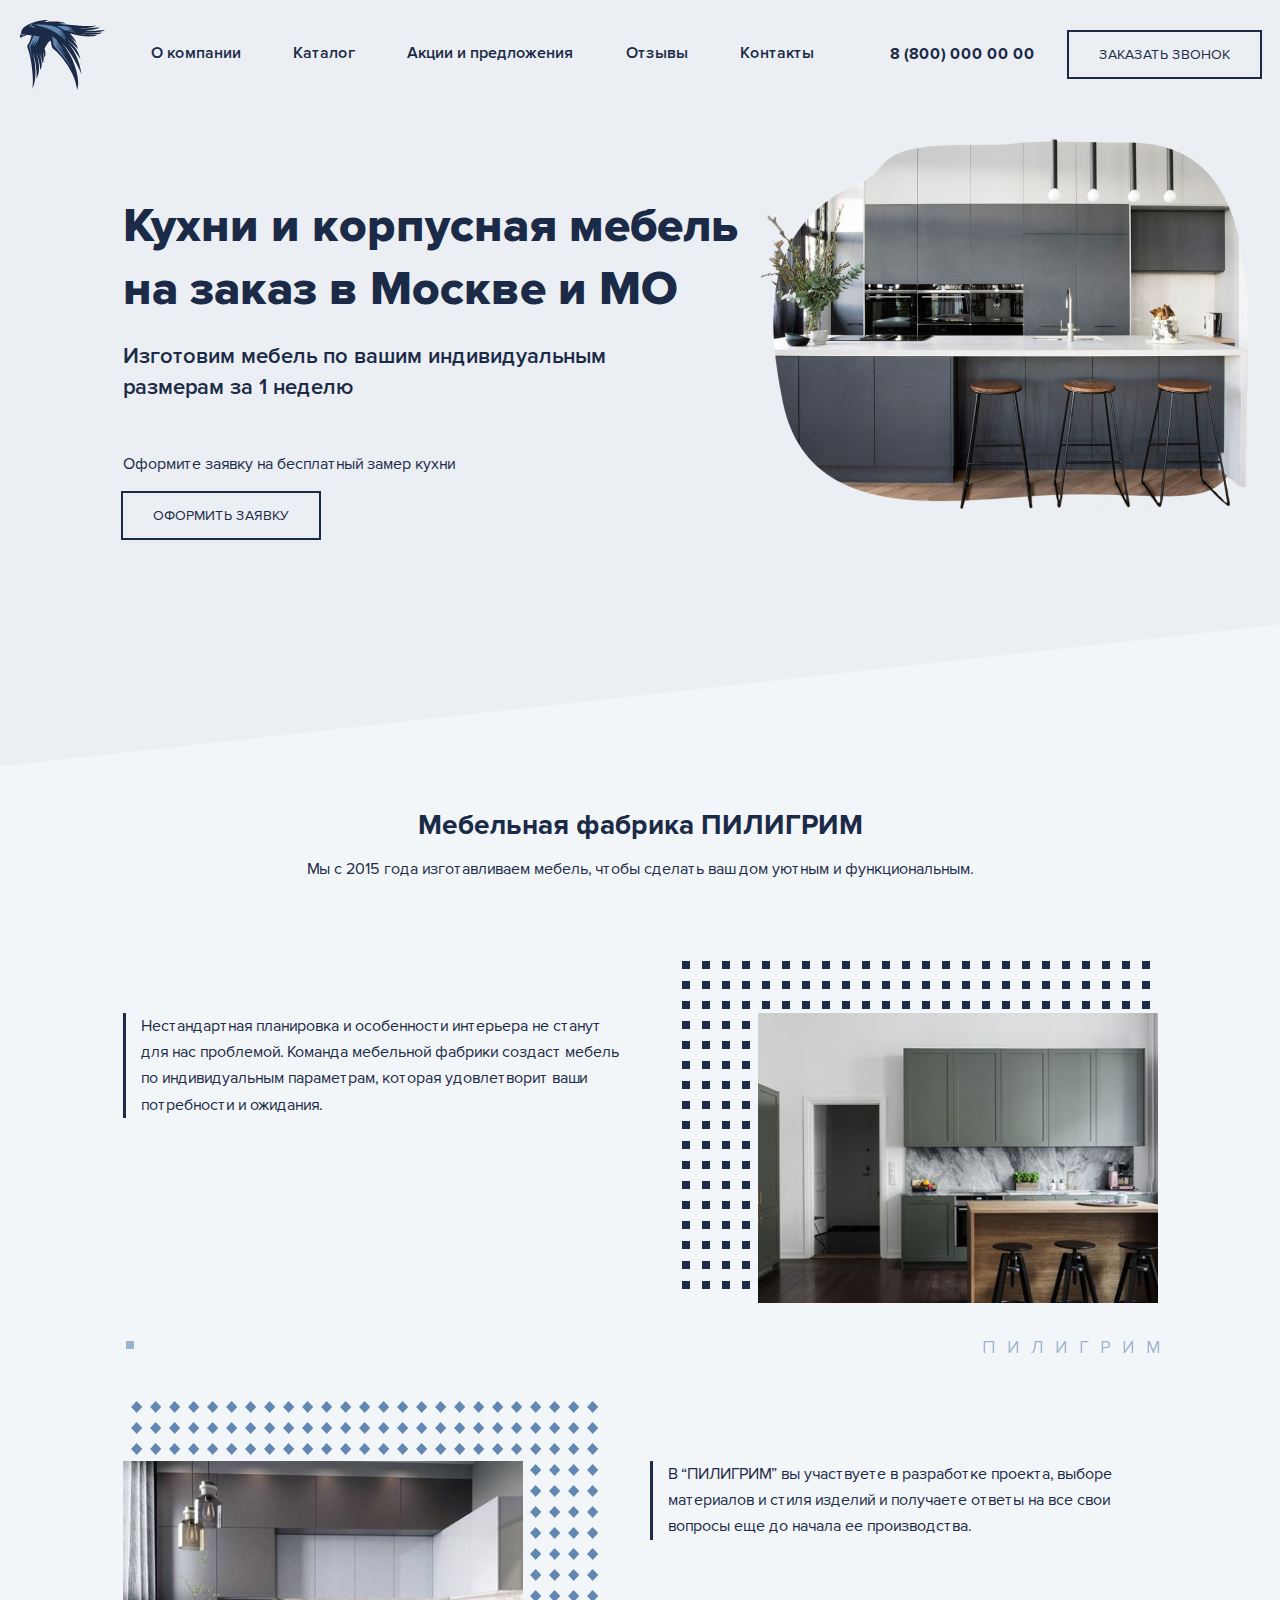
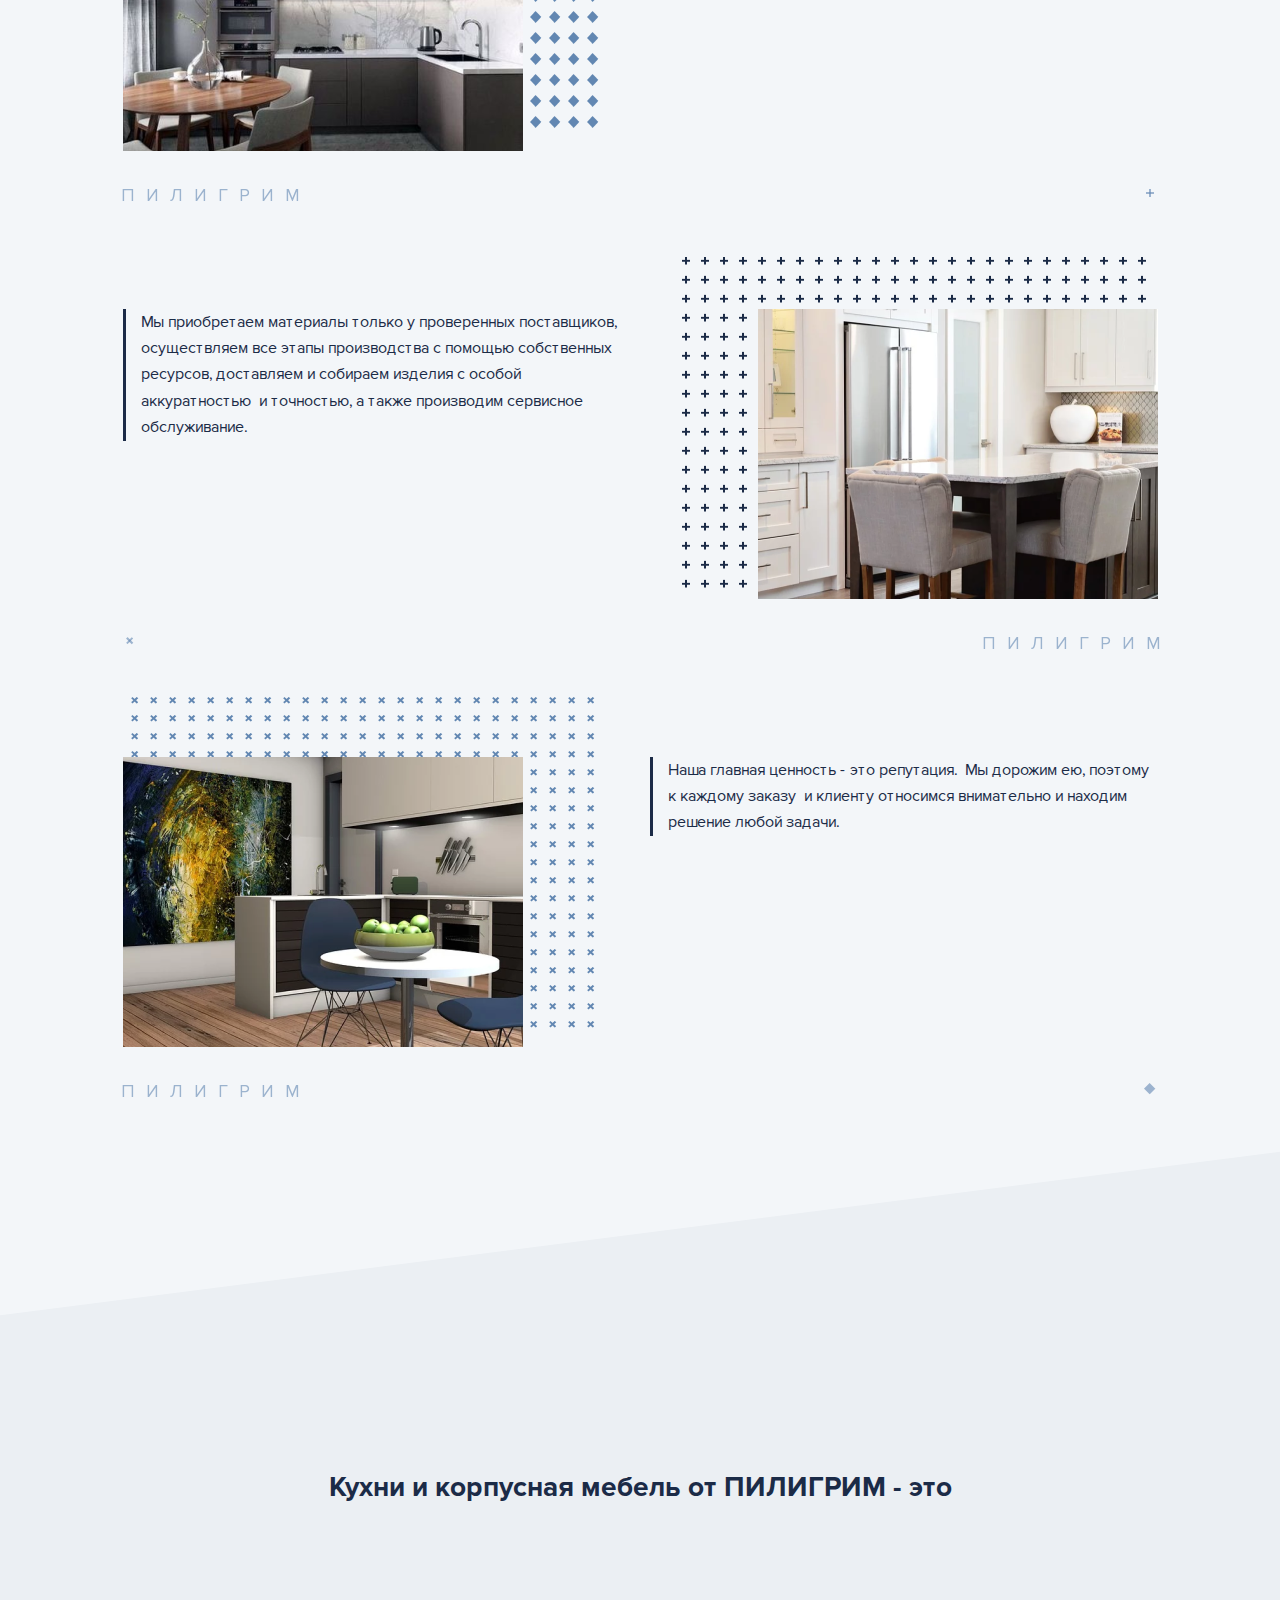
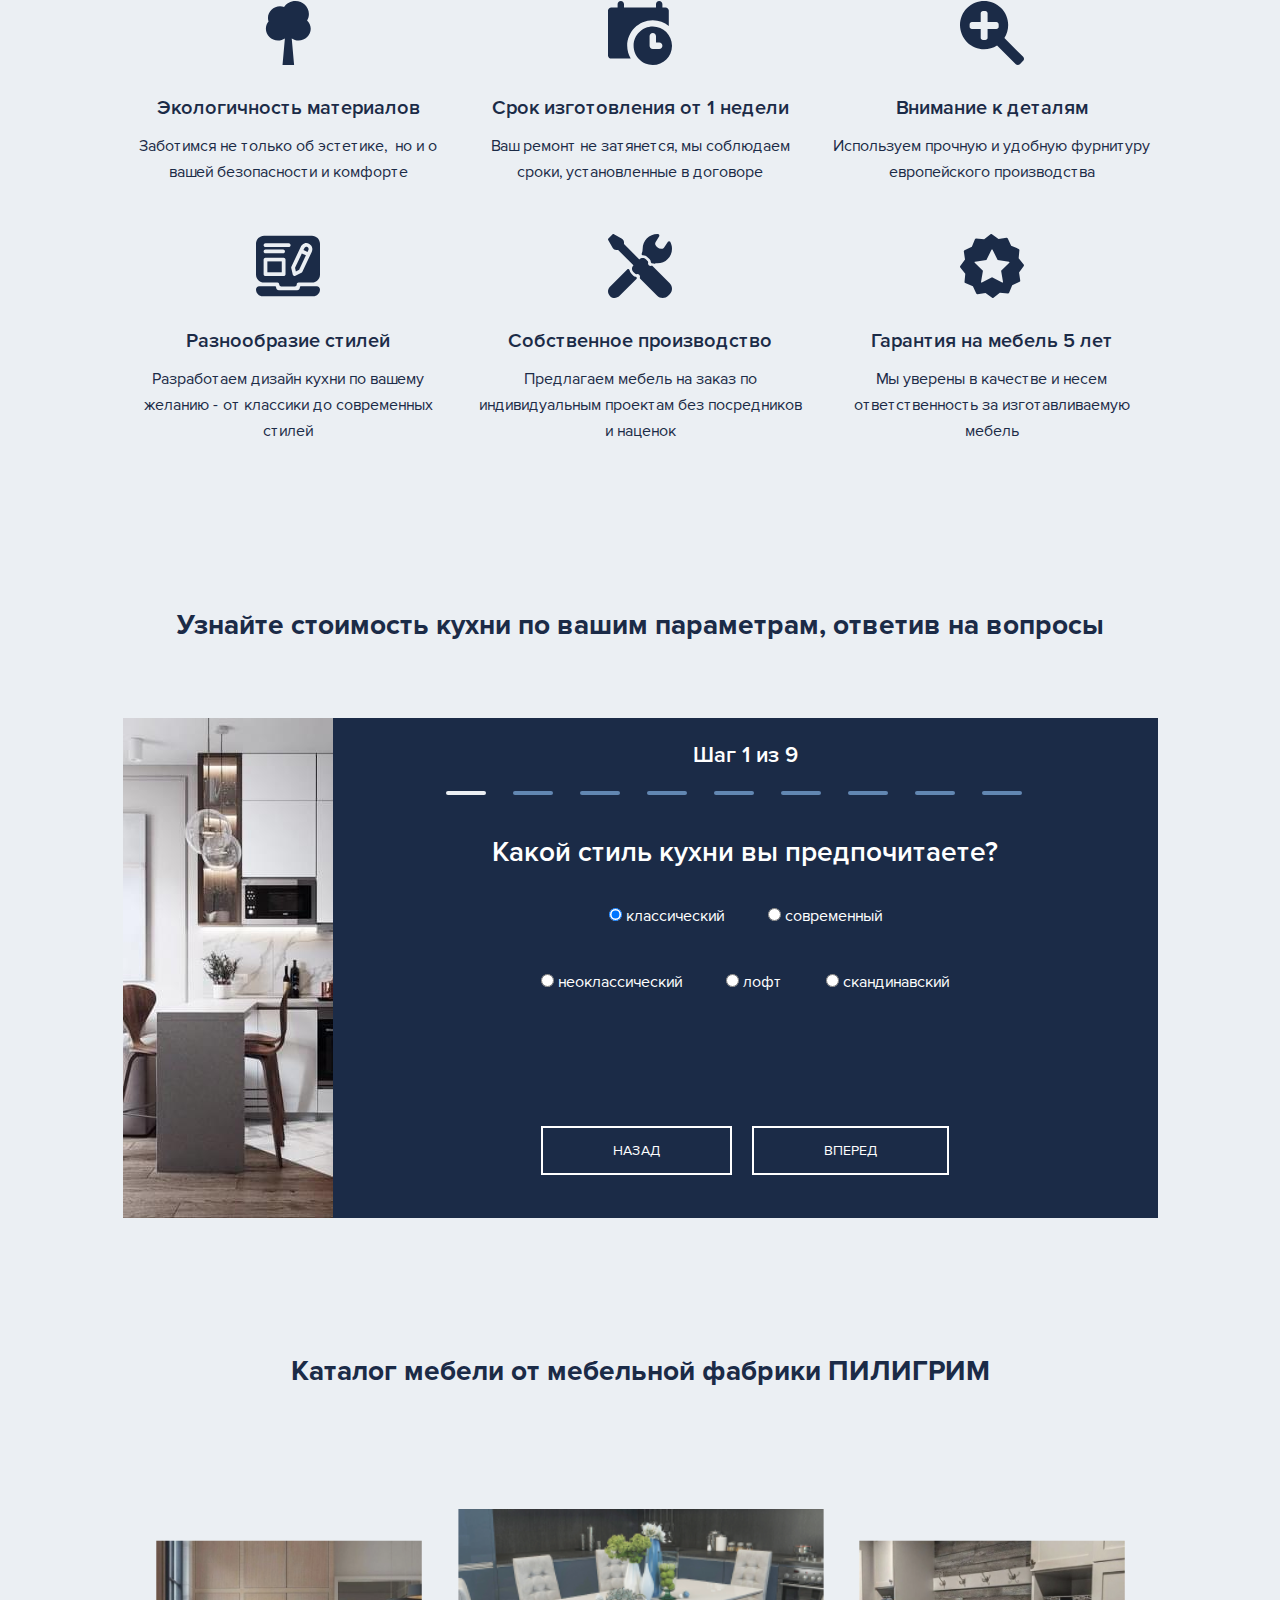
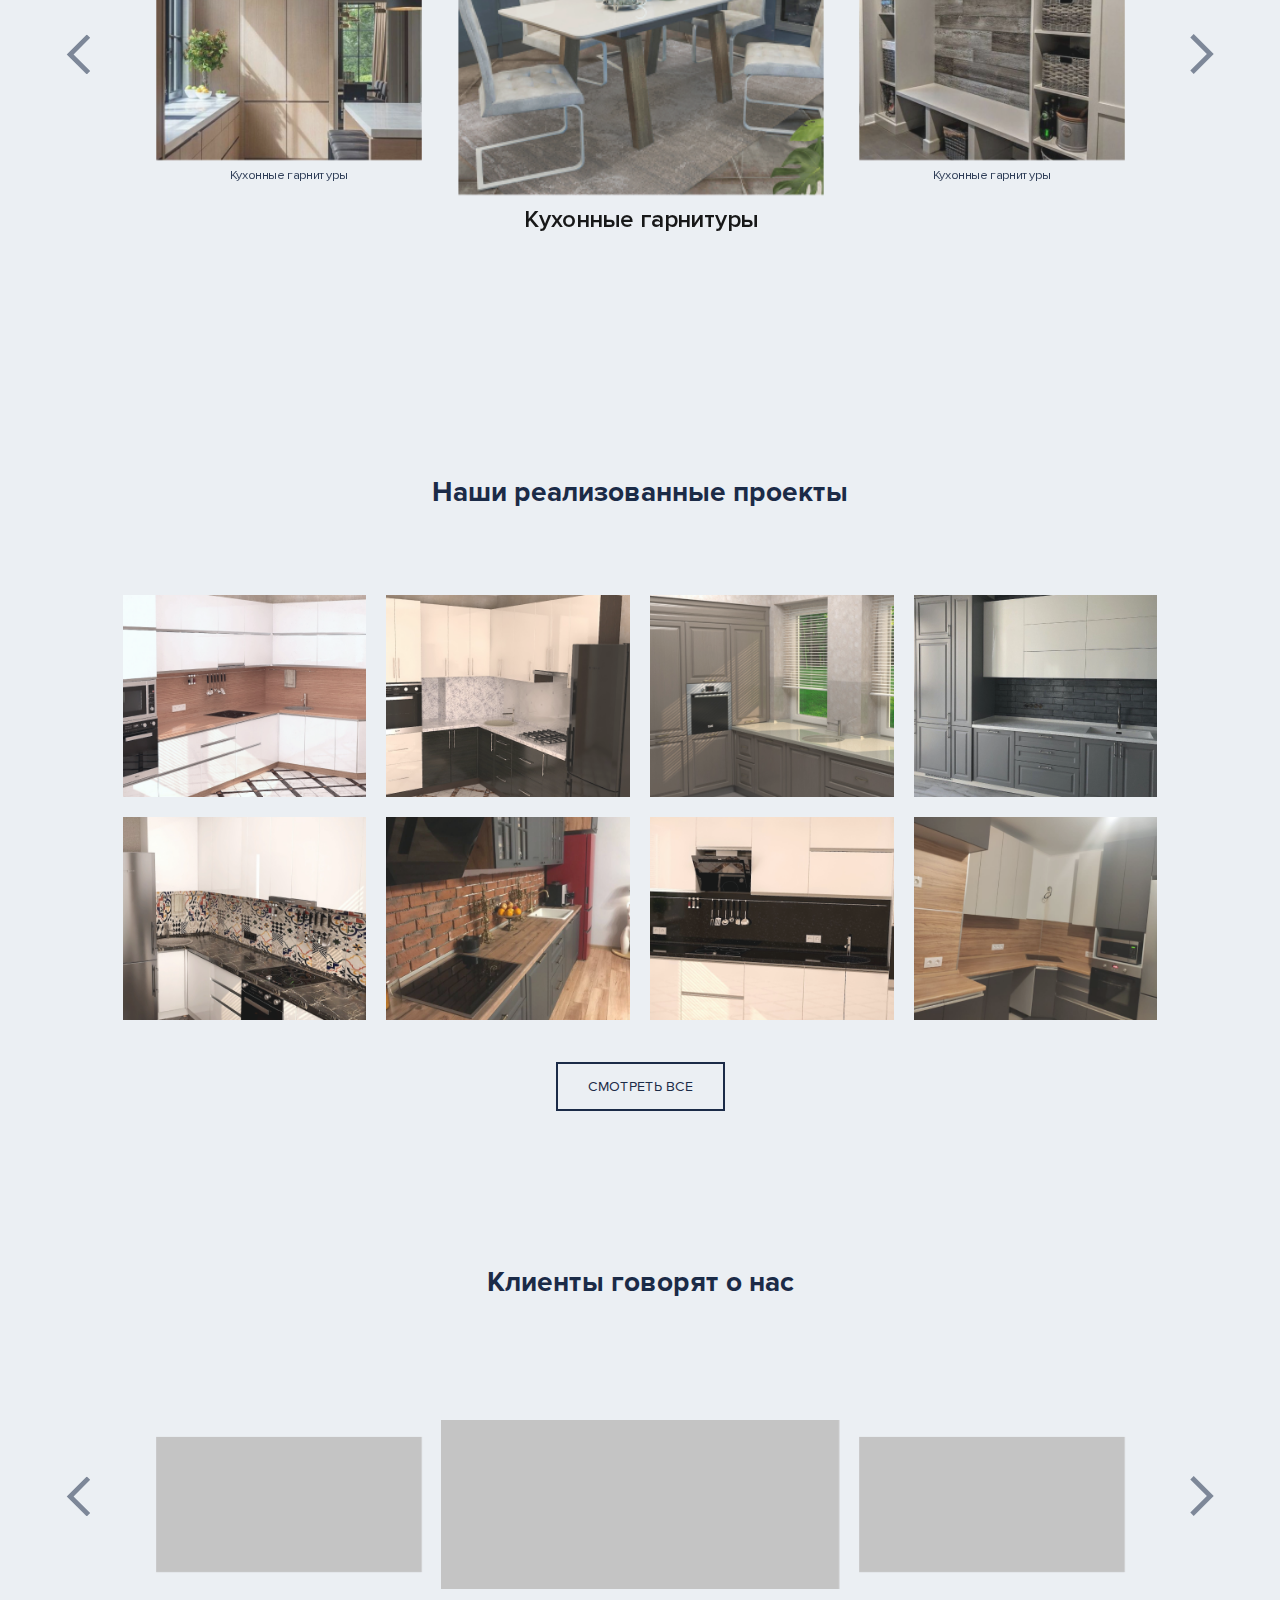
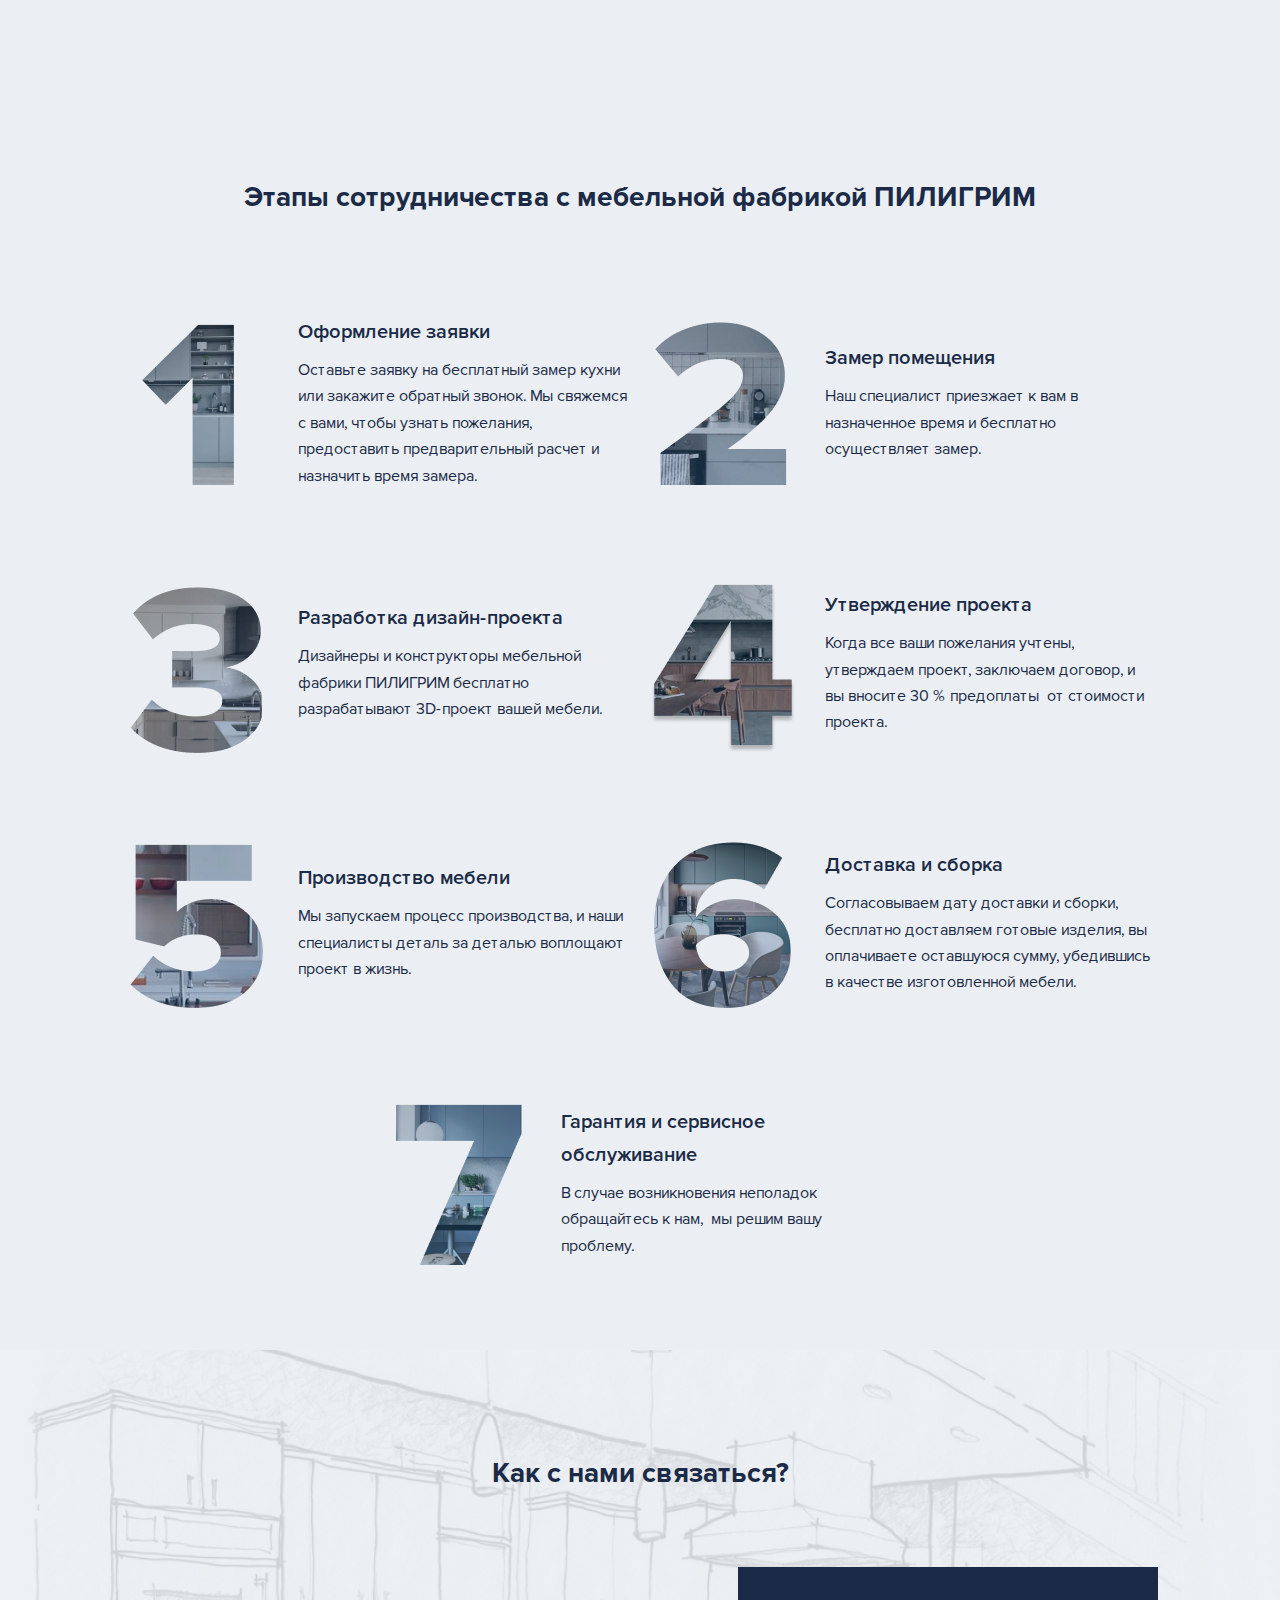
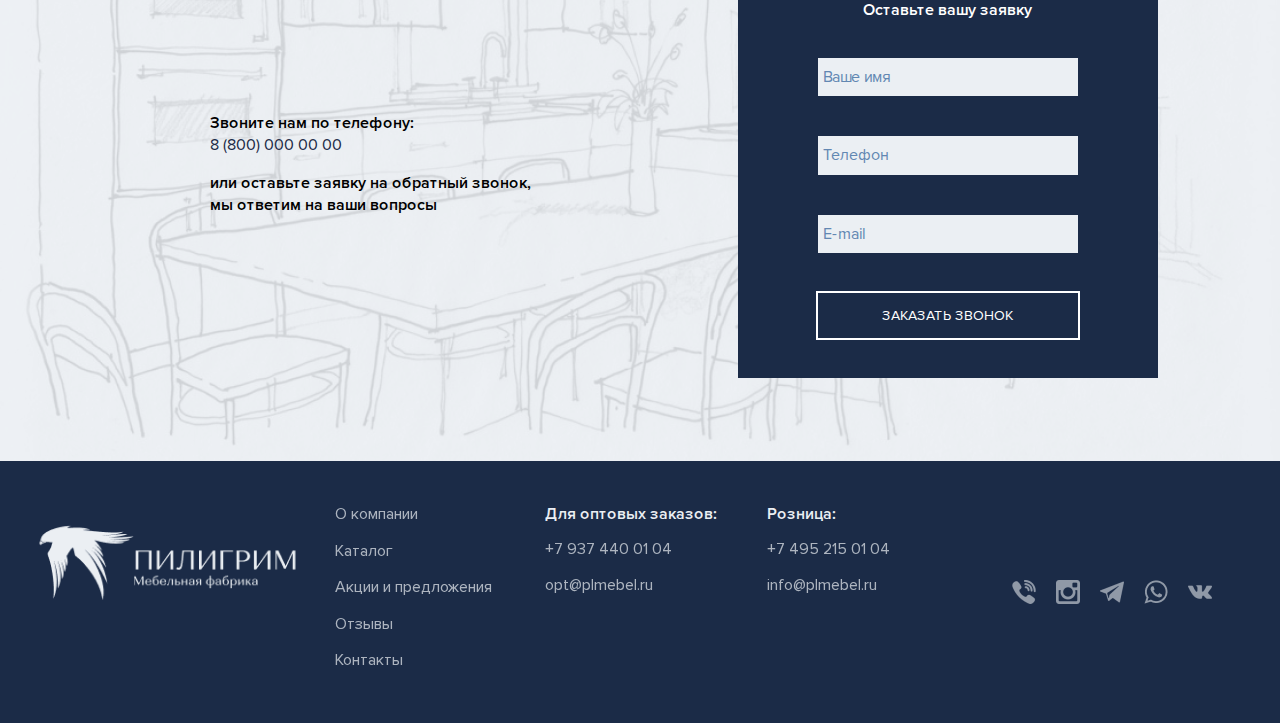
<file: index.html>
<!DOCTYPE html>
<html lang="ru">

<head>

	<meta charset="utf-8">
	<title>Мебельная фабрика Пилигрим</title>
	<meta name="description" content="Мебельная фабрика Пилигрим">
	<meta name="viewport" content="width=device-width">
	<link rel="icon" href="images/favicon.png">
	<meta property="og:image" content="images/dest/preview.jpg">
	<link rel="stylesheet" href="css/app.min.css">

</head>

<body>

	<header class="header">
		
		<div class="header-top">
			
			<div class="container-fluid">
				<div class="row justify-content-between">
					
					<div class="col-6 col-xs-6 col-md-1 col-lg-1 col-xl-1">
					
						<a href="/" class="logo-link">
							<img src="images/dest/logo.svg" alt="Logo" class="logo-img">
						</a>

					</div>

					<div class="col-xl-7 d-none d-xl-block">
						
						<ul class="header-top-menu">
							<li><a href="#about">О компании</a></li>
							<li><a href="catalog.html">Каталог</a></li>
							<li><a href="#katalog">Акции и предложения</a></li>
							<li><a href="#reviews">Отзывы</a></li>
							<li><a href="#contact">Контакты</a></li>
						</ul>

					</div>

					<div class="d-none d-md-block col-md-6 col-lg-5 col-xl-4">
						
						<div class="header-top-callback">
							
							<a class="header-top-phone" href="tel:88000000000">8 (800) 000 00 00</a>
							<a href="#top-callback" class="btn">Заказать звонок</a>

						</div>

					</div>

					<div class="col-6 col-md-1 col-lg-1 d-xl-none">
						<a href="#" class="toggle-mnu hidden-lg"><span></span></a>
						<ul class="header-mobile-menu">
							<li><a href="#about">О компании</a></li>
							<li><a href="catalog.html">Каталог</a></li>
							<li><a href="#katalog">Акции и предложения</a></li>
							<li><a href="#reviews">Отзывы</a></li>
							<li><a href="#contact">Контакты</a></li>
							<li><a href="mailto:opt@plmebel.ru">info@plmebel.ru</a></li>
							<li><a href="tel:+7 937 440 01 04">+7 495 215 01 04</a></li>
						</ul>
					</div>

				</div>
			</div>

		</div>

		<div class="header-banner">
			
			<div class="container">
				<div class="row">
					
					<div class="col-12 col-lg-8 col-xl-8">

						<h1 class="title1 header-banner-title">Кухни и корпусная мебель <br>
							на заказ в Москве и МО
						</h1>
						<p class="title3 header-banner-descr">Изготовим мебель по вашим индивидуальным <br> размерам за 1 неделю</p>

						<div class="text-d-n-mobile d-none d-sm-block">
							<p class="header-banner-calltoaction">Оформите заявку на бесплатный замер кухни</p>
							<a href="#" class="btn">Оформить заявку</a>
						</div>

					</div>

					<div class="col-12 col-lg-4 col-xl-4">
						<img src="images/dest/header-banner-img.png" alt="header-banner-img" class="header-banner-img">
					</div>

					<div class="col-12 d-block d-sm-none text-center">
							<p class="header-banner-calltoaction">Оформите заявку на бесплатный замер кухни</p>
							<a href="#" class="btn">Оформить заявку</a>
					</div>

				</div>
			</div>

		</div>

	</header>

	<section class="about">
		
		<div class="container">
			<div class="row">
				
				<div class="col-md-12 col-lg-12 col-xl-12">
					
					<h2 class="sect-title text-center">Мебельная фабрика ПИЛИГРИМ</h2>
					<p class="sect-desc text-center">Мы с 2015 года изготавливаем мебель, чтобы сделать ваш дом уютным и функциональным.</p>

				</div>

			</div>
			
			<!-- ABOUT ITEMS -->
			<div id="about" class="about-item right-img">

				<div class="row">
					
						<div class="col-md-6 col-lg-6 col-xl-6 order-2 order-md-1 ">
							<p class="about-item-text">
								Нестандартная планировка и особенности интерьера не станут для нас проблемой. Команда мебельной фабрики создаст мебель по индивидуальным параметрам, которая удовлетворит ваши потребности и ожидания.
							</p>
						</div>
						<div class="col-md-6 col-lg-6 col-xl-6 order-1 order-md-2 ">
							<div class="about-item-img">
								<span class="about-item-img-pattern" style="background-image: url(images/dest/about-item-img/about-item-img-bg1.png);"></span>
								<img class="img-responsive " src="images/dest/about-item-img/about-item-img1.png" alt="About item">
							</div>
						</div>

					<span class="about-item-icon" style="background-image: url(images/dest/about-item-img/about-item-icon1.png);"></span>
					<span class="about-item-comp-name">ПИЛИГРИМ</span>
				</div>

			</div>

			<div class="about-item left-img">

				<div class="row">
					
						<div class="col-md-6 col-lg-6 col-xl-6 order-2">
							<p class="about-item-text">
								В “ПИЛИГРИМ” вы участвуете в разработке проекта, выборе материалов и стиля изделий и получаете ответы на все свои вопросы еще до начала ее производства.
							</p>
						</div>
						<div class="col-md-6 col-lg-6 col-xl-6 order-1">
							<div class="about-item-img">
								<span class="about-item-img-pattern" style="background-image: url(images/dest/about-item-img/about-item-img-bg2.png);"></span>
								<img class="img-responsive" src="images/dest/about-item-img/about-item-img2.png" alt="About item">
							</div>
						</div>


					<span class="about-item-icon" style="background-image: url(images/dest/about-item-img/about-item-icon2.png);"></span>
					<span class="about-item-comp-name">ПИЛИГРИМ</span>
				</div>

			</div>

			<div class="about-item right-img">

				<div class="row">
					
						<div class="col-md-6 col-lg-6 col-xl-6 order-2 order-md-1">
							<p class="about-item-text">
								Мы приобретаем материалы только у проверенных поставщиков, осуществляем все этапы производства с помощью собственных ресурсов, доставляем и собираем изделия с особой аккуратностью  и точностью, а также производим сервисное обслуживание.
							</p>
						</div>
						<div class="col-md-6 col-lg-6 col-xl-6order-1 order-md-2">
							<div class="about-item-img">
								<span class="about-item-img-pattern" style="background-image: url(images/dest/about-item-img/about-item-img-bg3.png);"></span>
								<img class="img-responsive" src="images/dest/about-item-img/about-item-img3.png" alt="About item">
							</div>
						</div>
						
					<span class="about-item-icon" style="background-image: url(images/dest/about-item-img/about-item-icon3.png);"></span>
					<span class="about-item-comp-name">ПИЛИГРИМ</span>
				</div>

			</div>

			<div class="about-item left-img">

				<div class="row">
					
						<div class="col-md-6 col-lg-6 col-xl-6 order-2">
							<p class="about-item-text">
								Наша главная ценность - это репутация.  Мы дорожим ею, поэтому к каждому заказу  и клиенту относимся внимательно и находим решение любой задачи.
							</p>
						</div>
						<div class="col-md-6 col-lg-6 col-xl-6 order-1">
							<div class="about-item-img">
								<span class="about-item-img-pattern" style="background-image: url(images/dest/about-item-img/about-item-img-bg4.png);"></span>
								<img class="img-responsive" src="images/dest/about-item-img/about-item-img4.png" alt="About item">
							</div>
						</div>


					<span class="about-item-icon" style="background-image: url(images/dest/about-item-img/about-item-icon4.png);"></span>
					<span class="about-item-comp-name">ПИЛИГРИМ</span>
				</div>

			</div>
			<!-- ABOUT ITEMS END -->

		</div>

	</section>

	<section id="advant" class="advant">
		
		<div class="container">
			<div class="row">
				<div class="col-md-12 col-lg-12 col-xl-12">

					<h2 class="sect-title text-center">Кухни и корпусная мебель от ПИЛИГРИМ - это</h2>
				
				</div>
			</div>
			<div class="row justify-content-between">
				
				<div class="col-6 col-md-6 col-lg-4 col-xl-4">
					<div class="advant-item">
						<img src="images/dest/icons/advant-item-icon1.svg" alt="" class="advant-item-icon">
						<h4 class="advant-item-title">Экологичность материалов</h4>
						<p class="advant-item-text">Заботимся не только об эстетике,  но и о вашей безопасности и комфорте</p>
					</div>
				</div>

				<div class="col-6 col-md-6 col-lg-4 col-xl-4">
					<div class="advant-item">
						<img src="images/dest/icons/advant-item-icon2.svg" alt="" class="advant-item-icon">
						<h4 class="advant-item-title">Срок изготовления от 1 недели</h4>
						<p class="advant-item-text">Ваш ремонт не затянется, мы соблюдаем сроки, установленные в договоре</p>
					</div>
				</div>

				<div class="col-6 col-md-6 col-lg-4 col-xl-4">
					<div class="advant-item">
						<img src="images/dest/icons/advant-item-icon3.svg" alt="" class="advant-item-icon">
						<h4 class="advant-item-title">Внимание к деталям</h4>
						<p class="advant-item-text">Используем прочную и удобную фурнитуру европейского производства</p>
					</div>
				</div>

				<div class="col-6 col-md-6 col-lg-4 col-xl-4">
					<div class="advant-item">
						<img src="images/dest/icons/advant-item-icon4.svg" alt="" class="advant-item-icon">
						<h4 class="advant-item-title">Разнообразие стилей</h4>
						<p class="advant-item-text">Разработаем дизайн кухни по вашему желанию - от классики до современных стилей</p>
					</div>
				</div>

				<div class="col-6 col-md-6 col-lg-4 col-xl-4">
					<div class="advant-item">
						<img src="images/dest/icons/advant-item-icon5.svg" alt="" class="advant-item-icon">
						<h4 class="advant-item-title">Собственное производство</h4>
						<p class="advant-item-text">Предлагаем мебель на заказ по индивидуальным проектам без посредников и наценок</p>
					</div>
				</div>

				<div class="col-6 col-md-6 col-lg-4 col-xl-4">
					<div class="advant-item">
						<img src="images/dest/icons/advant-item-icon6.svg" alt="" class="advant-item-icon">
						<h4 class="advant-item-title">Гарантия на мебель 5 лет</h4>
						<p class="advant-item-text">Мы уверены в качестве и несем ответственность за изготавливаемую мебель</p>
					</div>
				</div>

			</div>
		</div>

	</section>

	<section id="find_out_cost" class="find_out_cost">
		
		<div class="container">
			<div class="row">
				<div class="col-md-12 col-lg-12 col-xl-12">
					
					<h2 class="sect-title text-center">Узнайте стоимость кухни по вашим параметрам, ответив на вопросы</h2>

				</div>
			</div>
		</div>

		<div class="container">
			<div class="row">
				
				<div class="col-12">

					<div class="form_price">

						<div class="form_price-step">Шаг 1 из 9</div>

						<div class="form_price-tabs">
							<span class="form_price-tab active"></span>
							<span class="form_price-tab"></span>
							<span class="form_price-tab"></span>
							<span class="form_price-tab"></span>
							<span class="form_price-tab"></span>
							<span class="form_price-tab"></span>
							<span class="form_price-tab"></span>
							<span class="form_price-tab"></span>
							<span class="form_price-tab"></span>
						</div>
						
						<form action="">
							
							<h3 class="form_price_title">Какой стиль кухни вы предпочитаете?</h3>
							
							<div class="form_price-question">
								<div class="form-group">
									<label for="klassicheskiy"><input type="radio" checked id="klassicheskiy" name="klassicheskiy"/> классический</label> 
									<label for="sovremenniy"><input type="radio" id="sovremenniy" name="sovremenniy"/> современный</label>
									<label for="neoklassicheskiy"><input type="radio" id="neoklassicheskiy" name="neoklassicheskiy"/> неоклассический</label>
									<label for="loft"><input type="radio" id="loft" name="loft"/> лофт</label>
									<label for="skandinavskiy"><input type="radio" id="skandinavskiy" name="skandinavskiy"/> скандинавский</label>
								</div>
							</div>

							

						</form>

						<div class="form_price-buttons">
							<a href="#" class="btn btn_white_transp form_price-btn-prev">Назад</a>
							<a href="#" class="btn btn_white_transp form_price-btn-next">Вперед</a>
						</div>

					</div>

				</div>

			</div>
		</div>

	</section>

	<section id="katalog" class="katalog">
		
		<div class="container">
			<div class="row">
				<div class="col-12">
					
					<h2 class="sect-title text-center">Каталог мебели от мебельной фабрики ПИЛИГРИМ</h2>

				</div>
			</div>
		</div>

		<div class="container">
			<div class="row justify-content-center">
				<div class="col-9 col-md-12">
					
					<div class="owl-carousel katalog_gallery">

						<div class="katalog_gallery-item">
							<a href="#">
								<img class="katalog_gallery-item-img" src="images/dest/katalog-gallery/katalog-gallery1.png" alt="Кухонные гарнитуры">
								<h3 class="katalog_gallery-item-title">Кухонные гарнитуры</h3>
							</a>
						</div>

						<div class="katalog_gallery-item">
							<a href="#">
								<img class="katalog_gallery-item-img" src="images/dest/katalog-gallery/katalog-gallery2.png" alt="Кухонные гарнитуры">
								<h3 class="katalog_gallery-item-title">Кухонные гарнитуры</h3>
							</a>
						</div>

						<div class="katalog_gallery-item">
							<a href="#">
								<img class="katalog_gallery-item-img" src="images/dest/katalog-gallery/katalog-gallery3.png" alt="Кухонные гарнитуры">
								<h3 class="katalog_gallery-item-title">Кухонные гарнитуры</h3>
							</a>
						</div>

						<div class="katalog_gallery-item">
							<a href="#">
								<img class="katalog_gallery-item-img" src="images/dest/katalog-gallery/katalog-gallery4.png" alt="Кухонные гарнитуры">
								<h3 class="katalog_gallery-item-title">Кухонные гарнитуры</h3>
							</a>
						</div>

						<div class="katalog_gallery-item">
							<a href="#">
								<img class="katalog_gallery-item-img" src="images/dest/katalog-gallery/katalog-gallery5.png" alt="Кухонные гарнитуры">
								<h3 class="katalog_gallery-item-title">Кухонные гарнитуры</h3>
							</a>
						</div>

						<div class="katalog_gallery-item">
							<a href="#">
								<img class="katalog_gallery-item-img" src="images/dest/katalog-gallery/katalog-gallery6.png" alt="Кухонные гарнитуры">
								<h3 class="katalog_gallery-item-title">Кухонные гарнитуры</h3>
							</a>
						</div>

					</div>

					<div class="katalog_gallery-nav">
							<div class="katalog_gallery-prev"></div>
							<div class="katalog_gallery-next"></div>
					</div>

				</div>
			</div>
		</div>

	</section>

	<section id="projects" class="projects">

		<div class="container">
			<div class="row">
				<div class="col-12 col-xl-12">
					
					<h2 class="sect-title text-center">Наши реализованные проекты</h2>

				</div>
			</div>
			<div class="row zoom-gallery">

					<div class="col-6 col-md-6 col-lg-3 col-xl-3">
						<div class="projects_gallery-item">
							<a href="images/dest/projects-gallery/projects-gallery1.png" data-source="images/dest/projects-gallery/projects-gallery1.png"><img class="img-responsive" src="images/dest/projects-gallery/projects-gallery1.png" alt="Alt"></a>
						</div>
					</div>

					<div class="col-6 col-md-6 col-lg-3 col-xl-3">
						<div class="projects_gallery-item"><a href="projects.html"><img class="img-responsive" src="images/dest/projects-gallery/projects-gallery2.png" alt="Alt"></a></div>
					</div>

					<div class="col-6 col-md-6 col-lg-3 col-xl-3">
						<div class="projects_gallery-item"><a href="projects.html"><img class="img-responsive" src="images/dest/projects-gallery/projects-gallery3.png" alt="Alt"></a></div>
					</div>

					<div class="col-6 col-md-6 col-lg-3 col-xl-3">
						<div class="projects_gallery-item"><a href="projects.html"><img class="img-responsive" src="images/dest/projects-gallery/projects-gallery4.png" alt="Alt"></a></div>
					</div>

					<div class="col-6 col-md-6 col-lg-3 col-xl-3">
						<div class="projects_gallery-item"><a href="projects.html"><img class="img-responsive" src="images/dest/projects-gallery/projects-gallery5.png" alt="Alt"></a></div>
					</div>

					<div class="col-6 col-md-6 col-lg-3 col-xl-3">
						<div class="projects_gallery-item"><a href="projects.html"><img class="img-responsive" src="images/dest/projects-gallery/projects-gallery6.png" alt="Alt"></a></div>
					</div>

					<div class="col-6 col-md-6 col-lg-3 col-xl-3">
						<div class="projects_gallery-item"><a href="projects.html"><img class="img-responsive" src="images/dest/projects-gallery/projects-gallery7.png" alt="Alt"></a></div>
					</div>

					<div class="col-6 col-md-6 col-lg-3 col-xl-3">
						<div class="projects_gallery-item"><a href="projects.html"><img class="img-responsive" src="images/dest/projects-gallery/projects-gallery8.png" alt="Alt"></a></div>
					</div>

			</div>

			<div class="row">
				<div class="col-12">

					<div class="projects_gallery-btns text-center">
						<a href="projects.html" class="btn ">Смотреть все</a>
					</div>

				</div>
			</div>
		</div>

	</section>

	<section id="reviews" class="reviews">

		<div class="container">
			<div class="row">
				<div class="col-12">
					
					<h2 class="sect-title text-center">Клиенты говорят о нас</h2>

				</div>
			</div>
		</div>

		<div class="container">
			<div class="row justify-content-center">
				<div class="col-9 col-md-12">
					
					<div class="owl-carousel reviews_gallery">
						<div class="reviews_gallery-item"><img class="reviews-item-img" src="images/dest/reviews-gallery/reviews-gallery1.png" alt="Alt"></div>
						<div class="reviews_gallery-item"><img class="reviews-item-img" src="images/dest/reviews-gallery/reviews-gallery1.png" alt="Alt"></div>
						<div class="reviews_gallery-item"><img class="reviews-item-img" src="images/dest/reviews-gallery/reviews-gallery1.png" alt="Alt"></div>
						<div class="reviews_gallery-item"><img class="reviews-item-img" src="images/dest/reviews-gallery/reviews-gallery1.png" alt="Alt"></div>
						<div class="reviews_gallery-item"><img class="reviews-item-img" src="images/dest/reviews-gallery/reviews-gallery1.png" alt="Alt"></div>
						<div class="reviews_gallery-item"><img class="reviews-item-img" src="images/dest/reviews-gallery/reviews-gallery1.png" alt="Alt"></div>
					</div>

					<div class="reviews_gallery-nav">
							<div class="reviews_gallery-prev"></div>
							<div class="reviews_gallery-next"></div>
					</div>

				</div>
			</div>
		</div>

	</section>

	<section id="reviews" class="collab">
		
		<div class="container">
			<div class="row">
				<div class="col-12">
					
					<h2 class="sect-title text-center">Этапы сотрудничества с мебельной фабрикой ПИЛИГРИМ</h2>

				</div>
			</div>
			<div class="row justify-content-center">
				
				<div class="col-12 col-lg-6 col-xl-6">
					<div class="collab-item">
						<img src="images/dest/collab-item/collab-item1.png" alt="Alt" class="collab-item-img">
						<div class="collab-item-text">
							<h3 class="collab-item-title">Оформление заявки</h3>
							<p class="collab-item-desc">Оставьте заявку на бесплатный замер кухни или закажите обратный звонок. Мы свяжемся с вами, чтобы узнать пожелания, предоставить предварительный расчет и назначить время замера.</p>
						</div>
					</div>
				</div>
				
				<div class="col-12 col-lg-6 col-xl-6">
					<div class="collab-item">
						<img src="images/dest/collab-item/collab-item2.png" alt="Alt" class="collab-item-img">
						<div class="collab-item-text">
							<h3 class="collab-item-title">Замер помещения</h3>
							<p class="collab-item-desc">Наш специалист приезжает к вам в назначенное время и бесплатно осуществляет замер.</p>
						</div>
					</div>
				</div>

				<div class="col-12 col-lg-6 col-xl-6">
					<div class="collab-item">
						<img src="images/dest/collab-item/collab-item3.png" alt="Alt" class="collab-item-img">
						<div class="collab-item-text">
							<h3 class="collab-item-title">Разработка дизайн-проекта</h3>
							<p class="collab-item-desc">Дизайнеры и конструкторы мебельной фабрики ПИЛИГРИМ бесплатно разрабатывают 3D-проект вашей мебели.</p>
						</div>
					</div>
				</div>
				<div class="col-12 col-lg-6 col-xl-6">
					<div class="collab-item">
						<img src="images/dest/collab-item/collab-item4.png" alt="Alt" class="collab-item-img">
						<div class="collab-item-text">
							<h3 class="collab-item-title">Утверждение проекта</h3>
							<p class="collab-item-desc">Когда все ваши пожелания учтены, утверждаем проект, заключаем договор, и вы вносите 30 % предоплаты  от стоимости проекта.
</p>
						</div>
					</div>
				</div>
				<div class="col-12 col-lg-6 col-xl-6">
					<div class="collab-item">
						<img src="images/dest/collab-item/collab-item5.png" alt="Alt" class="collab-item-img">
						<div class="collab-item-text">
							<h3 class="collab-item-title">Производство мебели</h3>
							<p class="collab-item-desc">Мы запускаем процесс производства, и наши специалисты деталь за деталью воплощают проект в жизнь.
</p>
						</div>
					</div>
				</div>
				<div class="col-12 col-lg-6 col-xl-6">
					<div class="collab-item">
						<img src="images/dest/collab-item/collab-item6.png" alt="Alt" class="collab-item-img">
						<div class="collab-item-text">
							<h3 class="collab-item-title">Доставка и сборка</h3>
							<p class="collab-item-desc">Согласовываем дату доставки и сборки, бесплатно 
доставляем готовые изделия, вы оплачиваете 
оставшуюся сумму, убедившись в качестве 
изготовленной мебели.
</p>
						</div>
					</div>
				</div>
				<div class="col-12 col-lg-6 col-xl-6">
					<div class="collab-item">
						<img src="images/dest/collab-item/collab-item7.png" alt="Alt" class="collab-item-img">
						<div class="collab-item-text">
							<h3 class="collab-item-title">Гарантия и сервисное обслуживание</h3>
							<p class="collab-item-desc">В случае возникновения неполадок обращайтесь к нам,  мы решим вашу проблему.
</p>
						</div>
					</div>
				</div>


			</div>
		</div>

	</section>

	<section id="contact" class="contact">
		
		<div class="container">
			<div class="row">
				<div class="col-12">
					
					<h2 class="sect-title text-center">Как с нами связаться?</h2>

				</div>
			</div>

		<div class="row justify-content-between">
			
			<div class="col-12 col-lg-6 col-xl-6 offset-xl-1 align-self-center">
				<div class="contact-text">
					<p>Звоните нам по телефону: <br> <a href="tel:8 (800) 000 00 00">8 (800) 000 00 00</a></p>
					<p>или оставьте заявку на обратный звонок, <br> мы ответим на ваши вопросы</p>
				</div>
			</div>
			<div class="col-12 col-lg-6 col-xl-5">
				<!-- <div class="form-contact-box"> -->
					<form action="" class="form-contact">

						<fieldset>
								<input type="hidden" name="action" value="contact_send">
								<input type="hidden" name="form_name" value="Нижняя форма (Как с нами связаться?)">

							<legend>Оставьте вашу заявку</legend>

							<div class="form-group">
								<label class="form-label" for="form-name">Ваше имя</label>
								<input value="" name="name" id="form-name" class="form-input" type="text" required>
							</div>

							<div class="form-group">
								<label class="form-label" for="form-phone">Телефон</label>
								<input value="" name="phone" id="form-phone" class="form-input" type="phone" required>
							</div>

							<div class="form-group">
								<label class="form-label" for="form-email">E-mail</label>
								<input value="" name="email" id="form-email" class="form-input" type="email" required>
							</div>

							<button type="submit" class="btn btn_white_transp">Заказать звонок</button>
						</fieldset>

					</form>
				<!-- </div> -->
			</div>

		</div>
		</div>

	</section>

	<footer class="footer">

		<div class="container-fluid">
			<div class="row">

				<div class="d-none d-md-block col-md-4 col-lg-3 col-xl-3">
					<div class="footer-logo">
						<a href="/"><img class="img-responsive" src="images/dest/footer-logo.png" alt="Мебельная фабрика Пилигрим"></a>
					</div>
				</div>

				<div class="d-none d-md-block col-md-3 col-lg-2 col-xl-2">
					<div class="footer-menu">
						<ul>
							<li><a href="#about">О компании</a></li>
							<li><a href="catalog.html">Каталог</a></li>
							<li><a href="#katalog">Акции и предложения</a></li>
							<li><a href="#reviews">Отзывы</a></li>
							<li><a href="#contact">Контакты</a></li>
						</ul>
					</div>
				</div>

				<div class="col-12 col-md-5 col-lg-4 col-xl-4">
					<div class="footer-contact">
						<div class="footer-contact-opt">
							<h3 class="footer-title">Для оптовых заказов:</h3>
							<ul>
								<li><a href="tel:+7 937 440 01 04">+7 937 440 01 04</a></li>
								<li><a href="mailto:opt@plmebel.ru">opt@plmebel.ru</a></li>
							</ul>
						</div>
						<div class="footer-contact-roznica">
							<h3 class="footer-title">Розница:</h3>
							<ul>
								<li><a href="tel:+7 937 440 01 04">+7 495 215 01 04</a></li>
								<li><a href="mailto:opt@plmebel.ru">info@plmebel.ru</a></li>
							</ul>
						</div>
					</div>
				</div>

				<div class="col-12 col-lg-3 col-xl-3">
					<div class="footer-social">
						<a class="icon" href="#"><i class="icon viber"></i></a>
						<a class="icon" href="#"><i class="icon instagram"></i></a>
						<a class="icon" href="#"><i class="icon telegram"></i></a>
						<a class="icon" href="#"><i class="icon whatsapp"></i></a>
						<a class="icon" href="#"><i class="icon vkontakte"></i></a>
					</div>
				</div>
			
			</div>
		</div>
	
	</footer>


	<script src="js/app.min.js"></script>

</body>
</html>
</file>
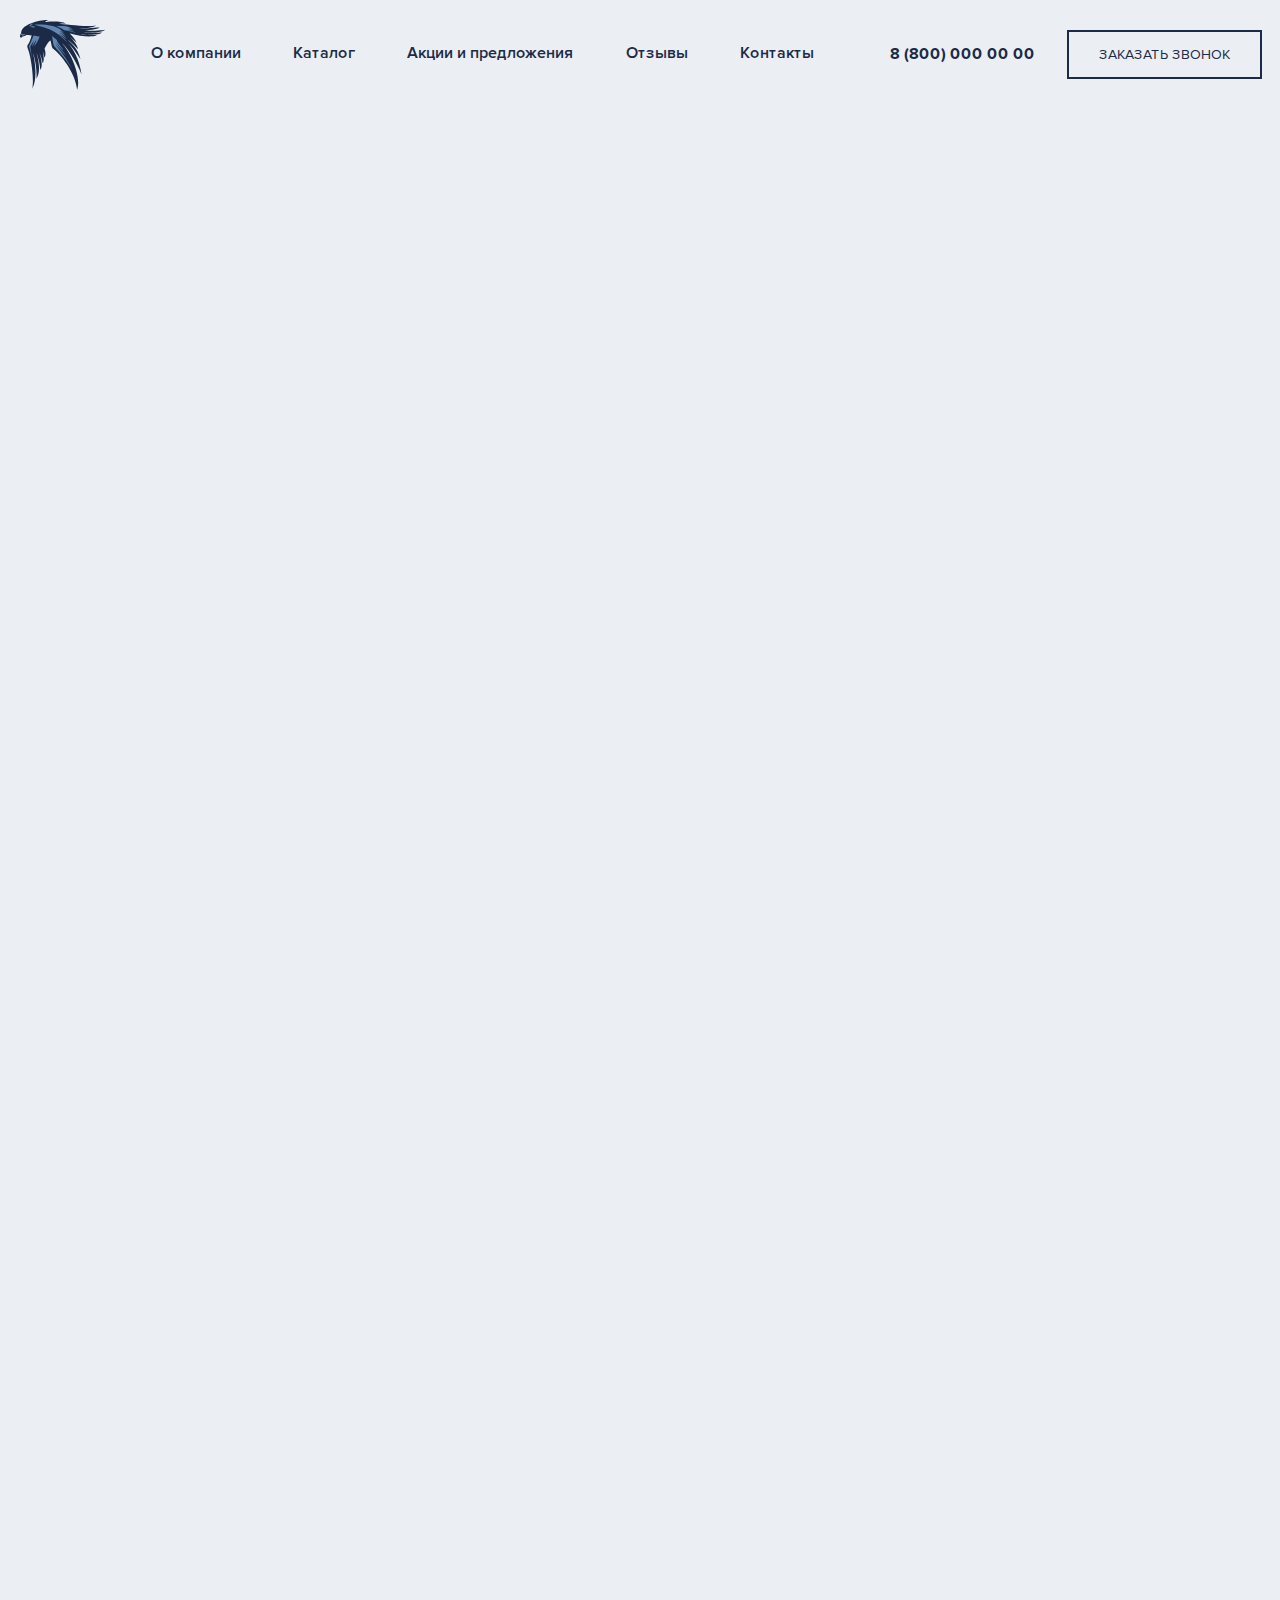
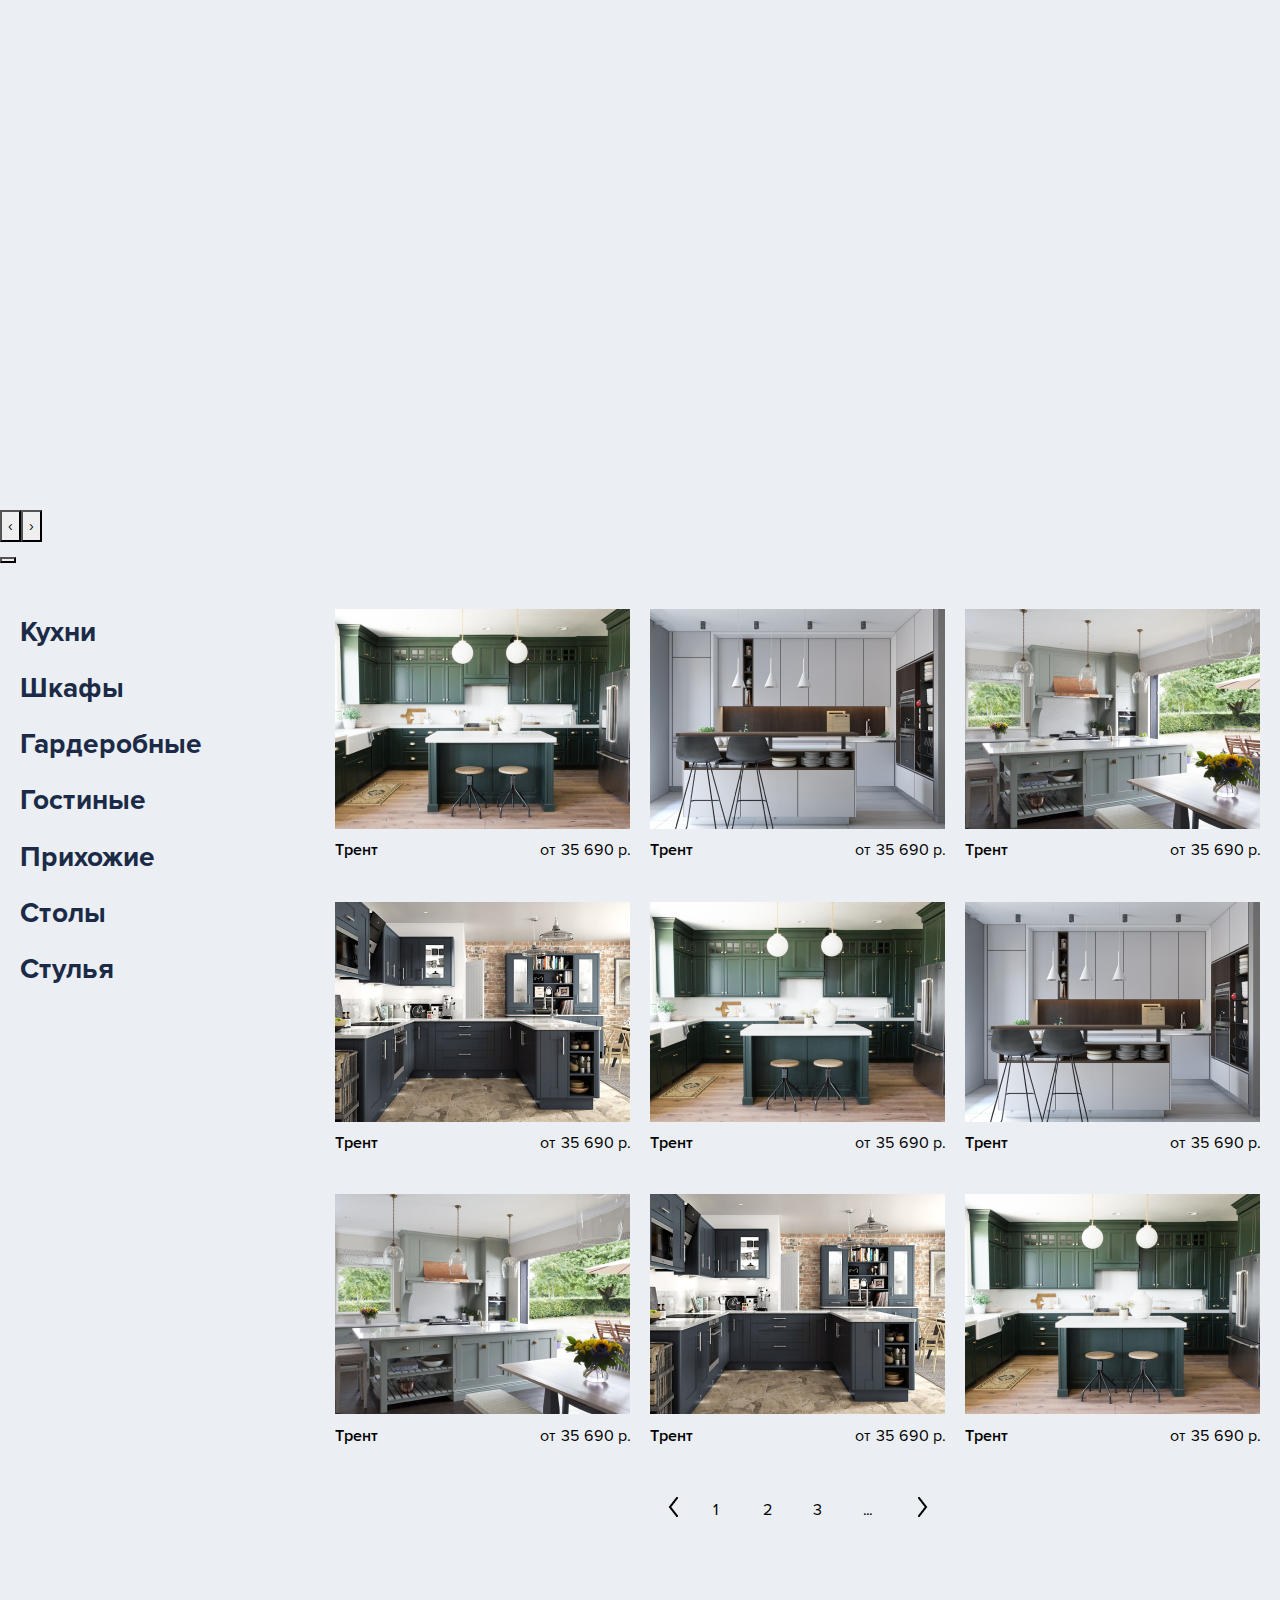
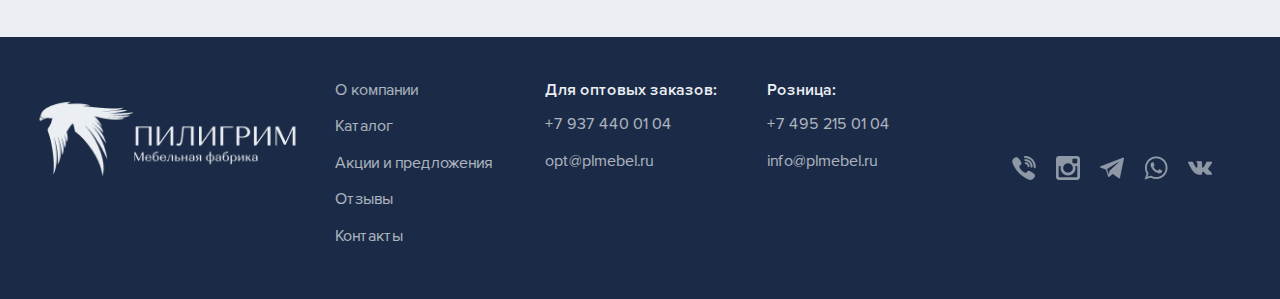
<file: catalog.html>
<!DOCTYPE html>
<html lang="ru">

<head>

	<meta charset="utf-8">
	<title>Каталог</title>
	<meta name="description" content="Мебельная фабрика Пилигрим">
	<meta name="viewport" content="width=device-width">
	<link rel="icon" href="images/favicon.png">
	<meta property="og:image" content="images/dest/preview.jpg">
	<link rel="stylesheet" href="css/app.min.css">

</head>

<body class="isnohome page-catalog">

	<header class="header">
		
		<div class="header-top">
			
			<div class="container-fluid">
				<div class="row justify-content-between">
					
					<div class="col-6 col-xs-6 col-md-1 col-lg-1 col-xl-1">
					
						<a href="/" class="logo-link">
							<img src="images/dest/logo.svg" alt="Logo" class="logo-img">
						</a>

					</div>

					<div class="col-xl-7 d-none d-xl-block">
						
						<ul class="header-top-menu">
							<li><a href="#about">О компании</a></li>
							<li><a href="catalog.html">Каталог</a></li>
							<li><a href="#katalog">Акции и предложения</a></li>
							<li><a href="#reviews">Отзывы</a></li>
							<li><a href="#contact">Контакты</a></li>
						</ul>

					</div>

					<div class="d-none d-md-block col-md-6 col-lg-5 col-xl-4">
						
						<div class="header-top-callback">
							
							<a class="header-top-phone" href="tel:88000000000">8 (800) 000 00 00</a>
							<a href="#top-callback" class="btn">Заказать звонок</a>

						</div>

					</div>

					<div class="col-6 col-md-1 col-lg-1 d-xl-none">
						<a href="#" class="toggle-mnu hidden-lg"><span></span></a>
						<ul class="header-mobile-menu">
							<li><a href="#about">О компании</a></li>
							<li><a href="catalog.html">Каталог</a></li>
							<li><a href="#katalog">Акции и предложения</a></li>
							<li><a href="#reviews">Отзывы</a></li>
							<li><a href="#contact">Контакты</a></li>
							<li><a href="mailto:opt@plmebel.ru">info@plmebel.ru</a></li>
							<li><a href="tel:+7 937 440 01 04">+7 495 215 01 04</a></li>
						</ul>
					</div>

				</div>
			</div>

		</div>

	</header>

	<main class="main">

		<div class="catalog-banner">

			<div class="container-fluid no-gutters">

				<div class="catalog-banner-slide catalog-banner-slide_text-left " style="background-image: url(images/dest/catalog-banner/banner1.png);">
					<div class="row">
						<div class="col-12 col-md-5">
							<div class="catalog-banner-slide-text catalog-banner-slide-text_blue-blure">
								<h3 class="catalog-banner-slide-title">Готовитесь к переезду <br>
										в новую квартиру? <br>
										Скидка на кухни  <br>
										всем новоселам 10%!</h3>
							</div>
						</div>
						<div class="col-12 col-md-7"></div>
					</div>
				</div>

			</div>

		</div>
		
		<div class="catalog">

			<div class="container-xl">
				<div class="row">
					
					<div class="col-12 col-md-3 d-block d-md-none">
						
						<div class="catalog-sidebar-mobile">
							<h3 class="catalog-sidebar-mobile-title">Фильтры</h3>
							<div>
								
								<div class="catalog-sidebar">
							
									<div class="catalog-sidebar-item">

									  <h3 class="catalog-sidebar-title">Кухни</h3>

									  <div class="catalog-sidebar-item-card">

											<div class="catalog-sidebar-child">

												<div class="catalog-sidebar-child-item">
													<h3 class="catalog-sidebar-child-title">Материал</h3>
													<div class="catalog-sidebar-child-card">
														<ul>
															<li><label for="plastic"><input type="checkbox" id="plastic" name="plastic"/>пластик</label> </li>
															<li><label for="pvkh-plenka"><input type="checkbox" id="pvkh-plenka" name="pvkh-plenka"/>ПВХ пленка</label> </li>
															<li><label for="ldsp"><input type="checkbox" id="ldsp" name="plastic"/>ЛДСП</label> </li>
															<li><label for="patina"><input type="checkbox" id="patina" name="patina"/>патина</label> </li>
														</ul>
													</div>
												</div>

												<div class="catalog-sidebar-child-item">
													<h3 class="catalog-sidebar-child-title">Стиль</h3>
													<div class="catalog-sidebar-child-card">
														<ul>
															<li><label for="plastic"><input type="checkbox" id="plastic" name="plastic"/>пластик</label> </li>
															<li><label for="pvkh-plenka"><input type="checkbox" id="pvkh-plenka" name="pvkh-plenka"/>ПВХ пленка</label> </li>
															<li><label for="ldsp"><input type="checkbox" id="ldsp" name="plastic"/>ЛДСП</label> </li>
															<li><label for="patina"><input type="checkbox" id="patina" name="patina"/>патина</label> </li>
														</ul>
													</div>
												</div>

												<div class="catalog-sidebar-child-item">
													<h3 class="catalog-sidebar-child-title">Форма кухни</h3>
													<div class="catalog-sidebar-child-card">
														<ul>
															<li><label for="plastic"><input type="checkbox" id="plastic" name="plastic"/>пластик</label> </li>
															<li><label for="pvkh-plenka"><input type="checkbox" id="pvkh-plenka" name="pvkh-plenka"/>ПВХ пленка</label> </li>
															<li><label for="ldsp"><input type="checkbox" id="ldsp" name="plastic"/>ЛДСП</label> </li>
															<li><label for="patina"><input type="checkbox" id="patina" name="patina"/>патина</label> </li>
														</ul>
													</div>
												</div>

												<div class="catalog-sidebar-child-item">
													<h3 class="catalog-sidebar-child-title">Стоимость</h3>
													<div class="catalog-sidebar-child-card">
														<ul>
															<li><label for="plastic"><input type="checkbox" id="plastic" name="plastic"/>пластик</label> </li>
															<li><label for="pvkh-plenka"><input type="checkbox" id="pvkh-plenka" name="pvkh-plenka"/>ПВХ пленка</label> </li>
															<li><label for="ldsp"><input type="checkbox" id="ldsp" name="plastic"/>ЛДСП</label> </li>
															<li><label for="patina"><input type="checkbox" id="patina" name="patina"/>патина</label> </li>
														</ul>
													</div>
												</div>

											</div>

									    
									  </div>

								  </div>

								 <div class="catalog-sidebar-item">

									  <h3 class="catalog-sidebar-title">Шкафы</h3>

									  <div class="catalog-sidebar-item-card">
									    <ul>
												<li><label for="plastic"><input type="checkbox" id="plastic" name="plastic"/>пластик</label> </li>
												<li><label for="pvkh-plenka"><input type="checkbox" id="pvkh-plenka" name="pvkh-plenka"/>ПВХ пленка</label> </li>
												<li><label for="ldsp"><input type="checkbox" id="ldsp" name="plastic"/>ЛДСП</label> </li>
												<li><label for="patina"><input type="checkbox" id="patina" name="patina"/>патина</label> </li>
											</ul>
									  </div>

								  </div>

								  <div class="catalog-sidebar-item">

									  <h3 class="catalog-sidebar-title">Гардеробные</h3>

									  <div class="catalog-sidebar-item-card">
									    <ul>
												<li><label for="plastic"><input type="checkbox" id="plastic" name="plastic"/>пластик</label> </li>
												<li><label for="pvkh-plenka"><input type="checkbox" id="pvkh-plenka" name="pvkh-plenka"/>ПВХ пленка</label> </li>
												<li><label for="ldsp"><input type="checkbox" id="ldsp" name="plastic"/>ЛДСП</label> </li>
												<li><label for="patina"><input type="checkbox" id="patina" name="patina"/>патина</label> </li>
											</ul>
									  </div>

								  </div>

								  <div class="catalog-sidebar-item">

									  <h3 class="catalog-sidebar-title">Гостиные</h3>

									  <div class="catalog-sidebar-item-card">
									    <ul>
												<li><label for="plastic"><input type="checkbox" id="plastic" name="plastic"/>пластик</label> </li>
												<li><label for="pvkh-plenka"><input type="checkbox" id="pvkh-plenka" name="pvkh-plenka"/>ПВХ пленка</label> </li>
												<li><label for="ldsp"><input type="checkbox" id="ldsp" name="plastic"/>ЛДСП</label> </li>
												<li><label for="patina"><input type="checkbox" id="patina" name="patina"/>патина</label> </li>
											</ul>
									  </div>

								  </div>

								  <div class="catalog-sidebar-item">

									  <h3 class="catalog-sidebar-title">Прихожие</h3>

									  <div class="catalog-sidebar-item-card">
									    <ul>
												<li><label for="plastic"><input type="checkbox" id="plastic" name="plastic"/>пластик</label> </li>
												<li><label for="pvkh-plenka"><input type="checkbox" id="pvkh-plenka" name="pvkh-plenka"/>ПВХ пленка</label> </li>
												<li><label for="ldsp"><input type="checkbox" id="ldsp" name="plastic"/>ЛДСП</label> </li>
												<li><label for="patina"><input type="checkbox" id="patina" name="patina"/>патина</label> </li>
											</ul>
									  </div>

								  </div>

								  <div class="catalog-sidebar-item">

									  <h3 class="catalog-sidebar-title">Столы</h3>

									  <div class="catalog-sidebar-item-card">
									    <ul>
												<li><label for="plastic"><input type="checkbox" id="plastic" name="plastic"/>пластик</label> </li>
												<li><label for="pvkh-plenka"><input type="checkbox" id="pvkh-plenka" name="pvkh-plenka"/>ПВХ пленка</label> </li>
												<li><label for="ldsp"><input type="checkbox" id="ldsp" name="plastic"/>ЛДСП</label> </li>
												<li><label for="patina"><input type="checkbox" id="patina" name="patina"/>патина</label> </li>
											</ul>
									  </div>

								  </div>

								  <div class="catalog-sidebar-item">

									  <h3 class="catalog-sidebar-title">Стулья</h3>

									  <div class="catalog-sidebar-item-card">
									    <ul>
												<li><label for="plastic"><input type="checkbox" id="plastic" name="plastic"/>пластик</label> </li>
												<li><label for="pvkh-plenka"><input type="checkbox" id="pvkh-plenka" name="pvkh-plenka"/>ПВХ пленка</label> </li>
												<li><label for="ldsp"><input type="checkbox" id="ldsp" name="plastic"/>ЛДСП</label> </li>
												<li><label for="patina"><input type="checkbox" id="patina" name="patina"/>патина</label> </li>
											</ul>
									  </div>

								  </div>

								</div>

							</div>
						</div>

						

					</div>

					<div class="col-12 col-md-3 d-none d-md-block">
						
						<div class="catalog-sidebar">
							
							<div class="catalog-sidebar-item">

							  <h3 class="catalog-sidebar-title">Кухни</h3>

							  <div class="catalog-sidebar-item-card">

									<div class="catalog-sidebar-child">

										<div class="catalog-sidebar-child-item">
											<h3 class="catalog-sidebar-child-title">Материал</h3>
											<div class="catalog-sidebar-child-card">
												<ul>
													<li><label for="plastic"><input type="checkbox" id="plastic" name="plastic"/>пластик</label> </li>
													<li><label for="pvkh-plenka"><input type="checkbox" id="pvkh-plenka" name="pvkh-plenka"/>ПВХ пленка</label> </li>
													<li><label for="ldsp"><input type="checkbox" id="ldsp" name="plastic"/>ЛДСП</label> </li>
													<li><label for="patina"><input type="checkbox" id="patina" name="patina"/>патина</label> </li>
												</ul>
											</div>
										</div>

										<div class="catalog-sidebar-child-item">
											<h3 class="catalog-sidebar-child-title">Стиль</h3>
											<div class="catalog-sidebar-child-card">
												<ul>
													<li><label for="plastic"><input type="checkbox" id="plastic" name="plastic"/>пластик</label> </li>
													<li><label for="pvkh-plenka"><input type="checkbox" id="pvkh-plenka" name="pvkh-plenka"/>ПВХ пленка</label> </li>
													<li><label for="ldsp"><input type="checkbox" id="ldsp" name="plastic"/>ЛДСП</label> </li>
													<li><label for="patina"><input type="checkbox" id="patina" name="patina"/>патина</label> </li>
												</ul>
											</div>
										</div>

										<div class="catalog-sidebar-child-item">
											<h3 class="catalog-sidebar-child-title">Форма кухни</h3>
											<div class="catalog-sidebar-child-card">
												<ul>
													<li><label for="plastic"><input type="checkbox" id="plastic" name="plastic"/>пластик</label> </li>
													<li><label for="pvkh-plenka"><input type="checkbox" id="pvkh-plenka" name="pvkh-plenka"/>ПВХ пленка</label> </li>
													<li><label for="ldsp"><input type="checkbox" id="ldsp" name="plastic"/>ЛДСП</label> </li>
													<li><label for="patina"><input type="checkbox" id="patina" name="patina"/>патина</label> </li>
												</ul>
											</div>
										</div>

										<div class="catalog-sidebar-child-item">
											<h3 class="catalog-sidebar-child-title">Стоимость</h3>
											<div class="catalog-sidebar-child-card">
												<ul>
													<li><label for="plastic"><input type="checkbox" id="plastic" name="plastic"/>пластик</label> </li>
													<li><label for="pvkh-plenka"><input type="checkbox" id="pvkh-plenka" name="pvkh-plenka"/>ПВХ пленка</label> </li>
													<li><label for="ldsp"><input type="checkbox" id="ldsp" name="plastic"/>ЛДСП</label> </li>
													<li><label for="patina"><input type="checkbox" id="patina" name="patina"/>патина</label> </li>
												</ul>
											</div>
										</div>

									</div>

							    
							  </div>

						  </div>

						 <div class="catalog-sidebar-item">

							  <h3 class="catalog-sidebar-title">Шкафы</h3>

							  <div class="catalog-sidebar-item-card">
							    <ul>
										<li><label for="plastic"><input type="checkbox" id="plastic" name="plastic"/>пластик</label> </li>
										<li><label for="pvkh-plenka"><input type="checkbox" id="pvkh-plenka" name="pvkh-plenka"/>ПВХ пленка</label> </li>
										<li><label for="ldsp"><input type="checkbox" id="ldsp" name="plastic"/>ЛДСП</label> </li>
										<li><label for="patina"><input type="checkbox" id="patina" name="patina"/>патина</label> </li>
									</ul>
							  </div>

						  </div>

						  <div class="catalog-sidebar-item">

							  <h3 class="catalog-sidebar-title">Гардеробные</h3>

							  <div class="catalog-sidebar-item-card">
							    <ul>
										<li><label for="plastic"><input type="checkbox" id="plastic" name="plastic"/>пластик</label> </li>
										<li><label for="pvkh-plenka"><input type="checkbox" id="pvkh-plenka" name="pvkh-plenka"/>ПВХ пленка</label> </li>
										<li><label for="ldsp"><input type="checkbox" id="ldsp" name="plastic"/>ЛДСП</label> </li>
										<li><label for="patina"><input type="checkbox" id="patina" name="patina"/>патина</label> </li>
									</ul>
							  </div>

						  </div>

						  <div class="catalog-sidebar-item">

							  <h3 class="catalog-sidebar-title">Гостиные</h3>

							  <div class="catalog-sidebar-item-card">
							    <ul>
										<li><label for="plastic"><input type="checkbox" id="plastic" name="plastic"/>пластик</label> </li>
										<li><label for="pvkh-plenka"><input type="checkbox" id="pvkh-plenka" name="pvkh-plenka"/>ПВХ пленка</label> </li>
										<li><label for="ldsp"><input type="checkbox" id="ldsp" name="plastic"/>ЛДСП</label> </li>
										<li><label for="patina"><input type="checkbox" id="patina" name="patina"/>патина</label> </li>
									</ul>
							  </div>

						  </div>

						  <div class="catalog-sidebar-item">

							  <h3 class="catalog-sidebar-title">Прихожие</h3>

							  <div class="catalog-sidebar-item-card">
							    <ul>
										<li><label for="plastic"><input type="checkbox" id="plastic" name="plastic"/>пластик</label> </li>
										<li><label for="pvkh-plenka"><input type="checkbox" id="pvkh-plenka" name="pvkh-plenka"/>ПВХ пленка</label> </li>
										<li><label for="ldsp"><input type="checkbox" id="ldsp" name="plastic"/>ЛДСП</label> </li>
										<li><label for="patina"><input type="checkbox" id="patina" name="patina"/>патина</label> </li>
									</ul>
							  </div>

						  </div>

						  <div class="catalog-sidebar-item">

							  <h3 class="catalog-sidebar-title">Столы</h3>

							  <div class="catalog-sidebar-item-card">
							    <ul>
										<li><label for="plastic"><input type="checkbox" id="plastic" name="plastic"/>пластик</label> </li>
										<li><label for="pvkh-plenka"><input type="checkbox" id="pvkh-plenka" name="pvkh-plenka"/>ПВХ пленка</label> </li>
										<li><label for="ldsp"><input type="checkbox" id="ldsp" name="plastic"/>ЛДСП</label> </li>
										<li><label for="patina"><input type="checkbox" id="patina" name="patina"/>патина</label> </li>
									</ul>
							  </div>

						  </div>

						  <div class="catalog-sidebar-item">

							  <h3 class="catalog-sidebar-title">Стулья</h3>

							  <div class="catalog-sidebar-item-card">
							    <ul>
										<li><label for="plastic"><input type="checkbox" id="plastic" name="plastic"/>пластик</label> </li>
										<li><label for="pvkh-plenka"><input type="checkbox" id="pvkh-plenka" name="pvkh-plenka"/>ПВХ пленка</label> </li>
										<li><label for="ldsp"><input type="checkbox" id="ldsp" name="plastic"/>ЛДСП</label> </li>
										<li><label for="patina"><input type="checkbox" id="patina" name="patina"/>патина</label> </li>
									</ul>
							  </div>

						  </div>

						</div>

					</div>

					<div class="col-12 col-md-9">
						<div class="row">

							<div class="col-12 col-sm-6 col-md-4 text-center">
								<div class="product-item">
									<a class="product-item-link" href="product-card.html">
										<div class="product-item-img">
											<img class="img-responsive" src="images/dest/products/product-item1.png" alt="Alt">
											<span>Подробнее</span>
										</div>
										<div class="product-item-info">
											<h3 class="product-item-title">Трент</h3>
											<div class="product-item-price">от 35 690 р.</div>
										</div>
									</a>
								</div>
							</div>

							<div class="col-12 col-sm-6 col-md-4 text-center">
								<div class="product-item">
									<a class="product-item-link" href="product-card.html">
										<div class="product-item-img">
											<img class="img-responsive" src="images/dest/products/product-item2.png" alt="Alt">
											<span>Подробнее</span>
										</div>
										<div class="product-item-info">
											<h3 class="product-item-title">Трент</h3>
											<div class="product-item-price">от 35 690 р.</div>
										</div>
									</a>
								</div>
							</div>

							<div class="col-12 col-sm-6 col-md-4 text-center">
								<div class="product-item">
									<a class="product-item-link" href="product-card.html">
										<div class="product-item-img">
											<img class="img-responsive" src="images/dest/products/product-item3.png" alt="Alt">
											<span>Подробнее</span>
										</div>
										<div class="product-item-info">
											<h3 class="product-item-title">Трент</h3>
											<div class="product-item-price">от 35 690 р.</div>
										</div>
									</a>
								</div>
							</div>

							<div class="col-12 col-sm-6 col-md-4 text-center">
								<div class="product-item">
									<a class="product-item-link" href="product-card.html">
										<div class="product-item-img">
											<img class="img-responsive" src="images/dest/products/product-item4.png" alt="Alt">
											<span>Подробнее</span>
										</div>
										<div class="product-item-info">
											<h3 class="product-item-title">Трент</h3>
											<div class="product-item-price">от 35 690 р.</div>
										</div>
									</a>
								</div>
							</div>

							<div class="col-12 col-sm-6 col-md-4 text-center">
								<div class="product-item">
									<a class="product-item-link" href="product-card.html">
										<div class="product-item-img">
											<img class="img-responsive" src="images/dest/products/product-item1.png" alt="Alt">
											<span>Подробнее</span>
										</div>
										<div class="product-item-info">
											<h3 class="product-item-title">Трент</h3>
											<div class="product-item-price">от 35 690 р.</div>
										</div>
									</a>
								</div>
							</div>

							<div class="col-12 col-sm-6 col-md-4 text-center">
								<div class="product-item">
									<a class="product-item-link" href="product-card.html">
										<div class="product-item-img">
											<img class="img-responsive" src="images/dest/products/product-item2.png" alt="Alt">
											<span>Подробнее</span>
										</div>
										<div class="product-item-info">
											<h3 class="product-item-title">Трент</h3>
											<div class="product-item-price">от 35 690 р.</div>
										</div>
									</a>
								</div>
							</div>

							<div class="col-12 col-sm-6 col-md-4 text-center">
								<div class="product-item">
									<a class="product-item-link" href="product-card.html">
										<div class="product-item-img">
											<img class="img-responsive" src="images/dest/products/product-item3.png" alt="Alt">
											<span>Подробнее</span>
										</div>
										<div class="product-item-info">
											<h3 class="product-item-title">Трент</h3>
											<div class="product-item-price">от 35 690 р.</div>
										</div>
									</a>
								</div>
							</div>

							<div class="col-12 col-sm-6 col-md-4 text-center">
								<div class="product-item">
									<a class="product-item-link" href="product-card.html">
										<div class="product-item-img">
											<img class="img-responsive" src="images/dest/products/product-item4.png" alt="Alt">
											<span>Подробнее</span>
										</div>
										<div class="product-item-info">
											<h3 class="product-item-title">Трент</h3>
											<div class="product-item-price">от 35 690 р.</div>
										</div>
									</a>
								</div>
							</div>

							<div class="col-12 col-sm-6 col-md-4 text-center">
								<div class="product-item">
									<a class="product-item-link" href="product-card.html">
										<div class="product-item-img">
											<img class="img-responsive" src="images/dest/products/product-item1.png" alt="Alt">
											<span>Подробнее</span>
										</div>
										<div class="product-item-info">
											<h3 class="product-item-title">Трент</h3>
											<div class="product-item-price">от 35 690 р.</div>
										</div>
									</a>
								</div>
							</div>

						</div>
						<div class="row">
							<div class="col-12">
								
								<div class="pagin">
									<span class="pagin-prev"></span>
									<a href="">1</a>
									<a href="">2</a>
									<a href="">3</a>
									<a href="">...</a>
									<span class="pagin-next"></span>
								</div>

							</div>
						</div>
					</div>
				</div>
			</div>
		</div>
	</main>

	<footer class="footer">

		<div class="container-fluid">
			<div class="row">

				<div class="d-none d-md-block col-md-4 col-lg-3 col-xl-3">
					<div class="footer-logo">
						<a href="/"><img class="img-responsive" src="images/dest/footer-logo.png" alt="Мебельная фабрика Пилигрим"></a>
					</div>
				</div>

				<div class="d-none d-md-block col-md-3 col-lg-2 col-xl-2">
					<div class="footer-menu">
						<ul>
							<li><a href="#about">О компании</a></li>
							<li><a href="catalog.html">Каталог</a></li>
							<li><a href="#katalog">Акции и предложения</a></li>
							<li><a href="#reviews">Отзывы</a></li>
							<li><a href="#contact">Контакты</a></li>
						</ul>
					</div>
				</div>

				<div class="col-12 col-md-5 col-lg-4 col-xl-4">
					<div class="footer-contact">
						<div class="footer-contact-opt">
							<h3 class="footer-title">Для оптовых заказов:</h3>
							<ul>
								<li><a href="tel:+7 937 440 01 04">+7 937 440 01 04</a></li>
								<li><a href="mailto:opt@plmebel.ru">opt@plmebel.ru</a></li>
							</ul>
						</div>
						<div class="footer-contact-roznica">
							<h3 class="footer-title">Розница:</h3>
							<ul>
								<li><a href="tel:+7 937 440 01 04">+7 495 215 01 04</a></li>
								<li><a href="mailto:opt@plmebel.ru">info@plmebel.ru</a></li>
							</ul>
						</div>
					</div>
				</div>

				<div class="col-12 col-lg-3 col-xl-3">
					<div class="footer-social">
						<a class="icon" href="#"><i class="icon viber"></i></a>
						<a class="icon" href="#"><i class="icon instagram"></i></a>
						<a class="icon" href="#"><i class="icon telegram"></i></a>
						<a class="icon" href="#"><i class="icon whatsapp"></i></a>
						<a class="icon" href="#"><i class="icon vkontakte"></i></a>
					</div>
				</div>
			
			</div>
		</div>
	
	</footer>


	<script src="js/app.min.js"></script>

</body>
</html>
</file>
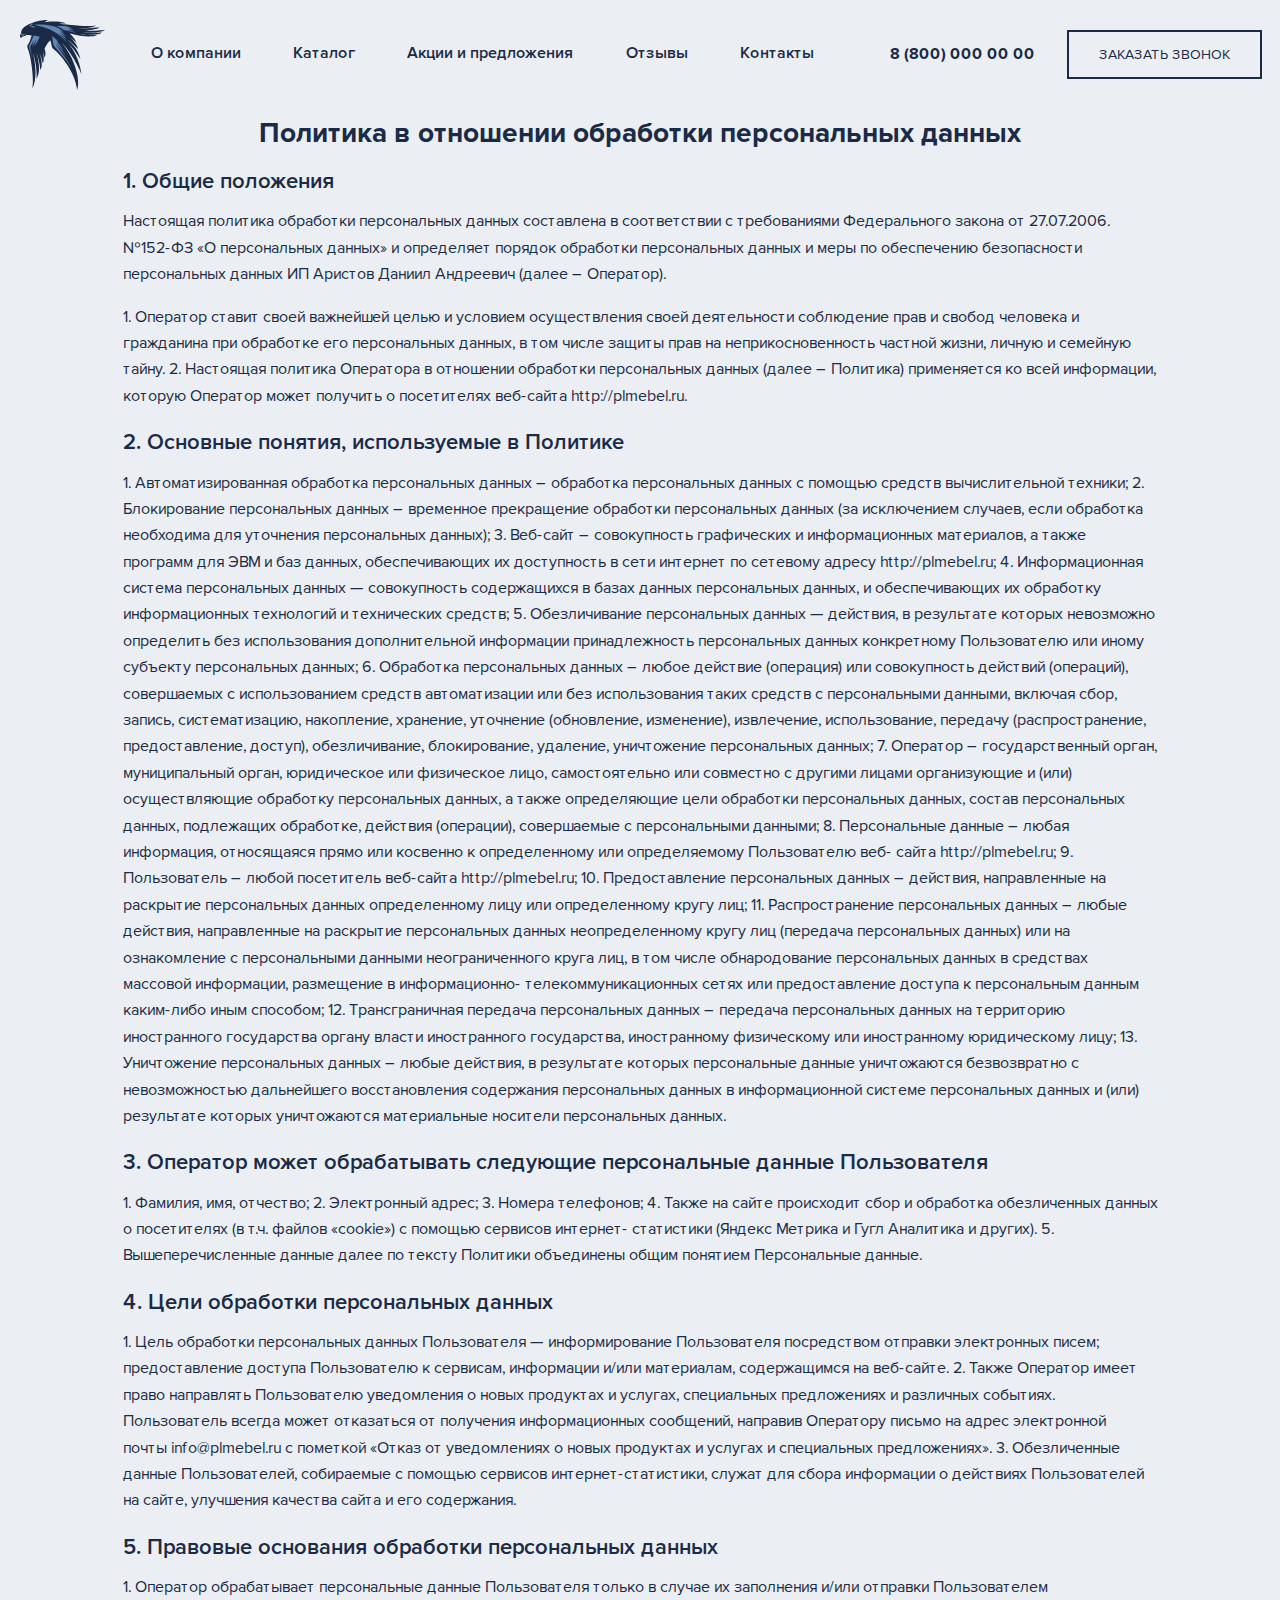
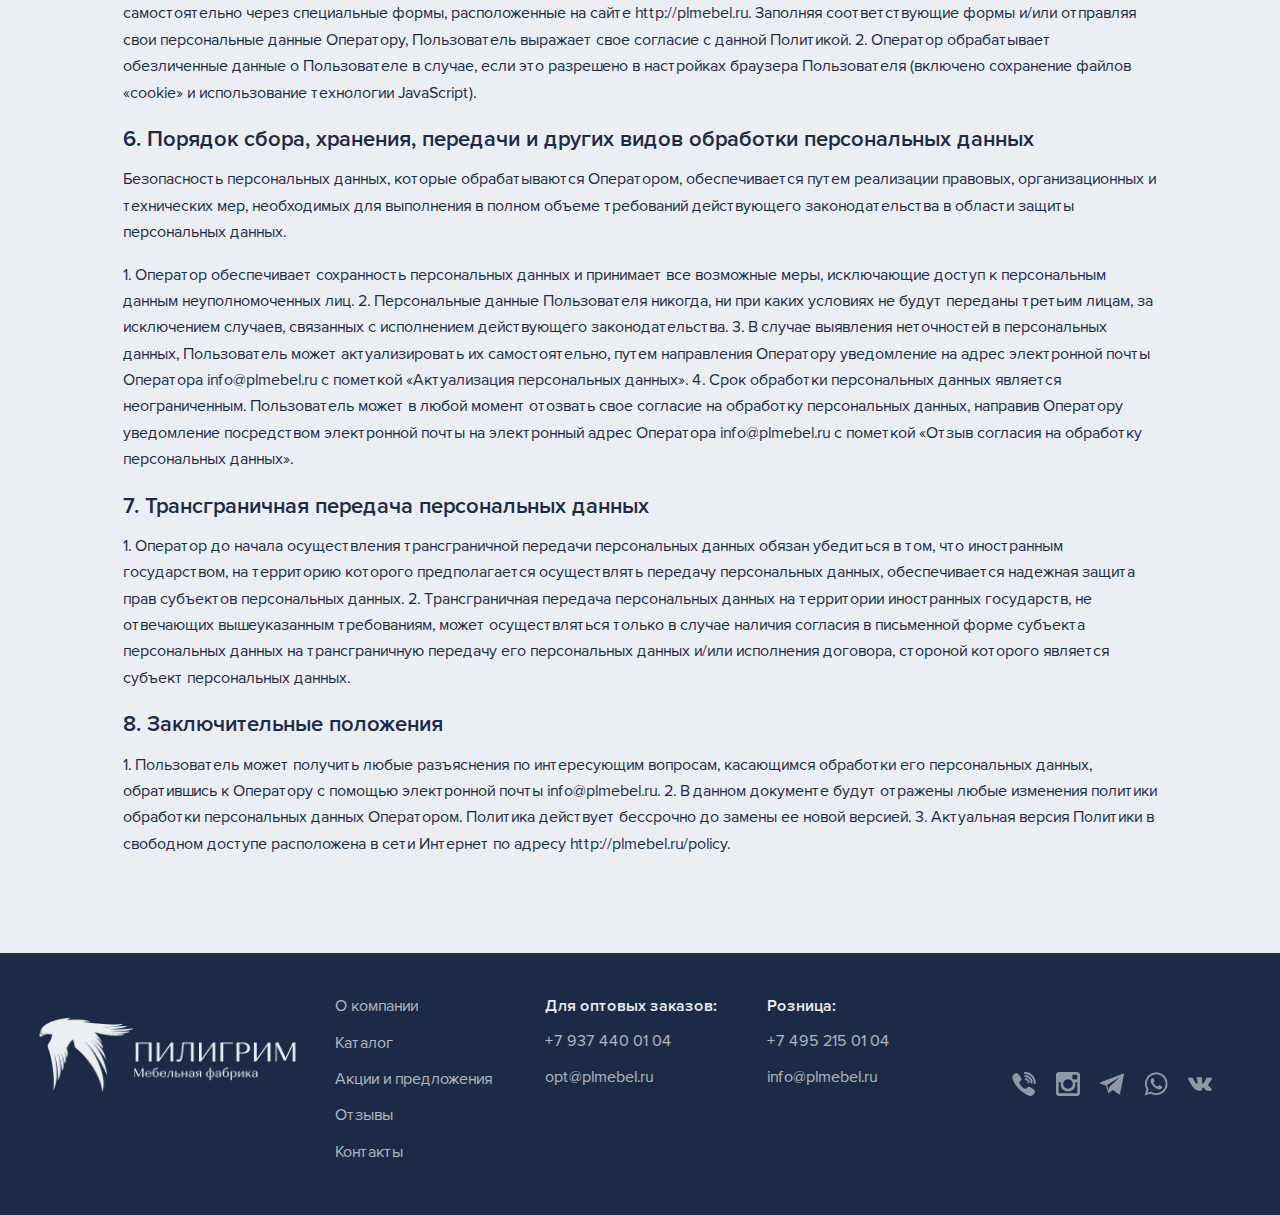
<file: privacy.html>
<!DOCTYPE html>
<html lang="ru">

<head>

	<meta charset="utf-8">
	<title>Политика в отношении обработки персональных данных</title>
	<meta name="description" content="Мебельная фабрика Пилигрим">
	<meta name="viewport" content="width=device-width">
	<link rel="icon" href="images/favicon.png">
	<meta property="og:image" content="images/dest/preview.jpg">
	<link rel="stylesheet" href="css/app.min.css">

</head>

<body class="isnohome">

	<header class="header">
		
		<div class="header-top">
			
			<div class="container-fluid">
				<div class="row justify-content-between">
					
					<div class="col-6 col-xs-6 col-md-1 col-lg-1 col-xl-1">
					
						<a href="/" class="logo-link">
							<img src="images/dest/logo.svg" alt="Logo" class="logo-img">
						</a>

					</div>

					<div class="col-xl-7 d-none d-xl-block">
						
						<ul class="header-top-menu">
							<li><a href="#about">О компании</a></li>
							<li><a href="catalog.html">Каталог</a></li>
							<li><a href="#katalog">Акции и предложения</a></li>
							<li><a href="#reviews">Отзывы</a></li>
							<li><a href="#contact">Контакты</a></li>
						</ul>

					</div>

					<div class="d-none d-md-block col-md-6 col-lg-5 col-xl-4">
						
						<div class="header-top-callback">
							
							<a class="header-top-phone" href="tel:88000000000">8 (800) 000 00 00</a>
							<a href="#top-callback" class="btn">Заказать звонок</a>

						</div>

					</div>

					<div class="col-6 col-md-1 col-lg-1 d-xl-none">
						<a href="#" class="toggle-mnu hidden-lg"><span></span></a>
						<ul class="header-mobile-menu">
							<li><a href="#about">О компании</a></li>
							<li><a href="catalog.html">Каталог</a></li>
							<li><a href="#katalog">Акции и предложения</a></li>
							<li><a href="#reviews">Отзывы</a></li>
							<li><a href="#contact">Контакты</a></li>
							<li><a href="mailto:opt@plmebel.ru">info@plmebel.ru</a></li>
							<li><a href="tel:+7 937 440 01 04">+7 495 215 01 04</a></li>
						</ul>
					</div>

				</div>
			</div>

		</div>

	</header>

	<main class="main">
		<div class="container">
			<div class="row">
				<div class="col-12">
					 <h1 class="sect-title text-center">Политика в отношении обработки персональных данных</h1>
				</div>
			</div>
			<div class="row">
				<div class="col-12">
					<div class="content">
						<h2>1. Общие положения</h2>
						<p>Настоящая политика обработки персональных данных составлена в соответствии
 с требованиями Федерального закона от 27.07.2006. №152-ФЗ «О персональных
 данных» и определяет порядок обработки персональных данных и меры по
 обеспечению безопасности персональных данных ИП Аристов Даниил
Андреевич (далее – Оператор).</p>
						<p>1. Оператор ставит своей важнейшей целью и условием осуществления своей
деятельности соблюдение прав и свобод человека и гражданина при
 обработке его персональных данных, в том числе защиты прав на
 неприкосновенность частной жизни, личную и семейную тайну.
2. Настоящая политика Оператора в отношении обработки персональных
 данных (далее – Политика) применяется ко всей информации, которую
 Оператор может получить о посетителях веб-сайта http://plmebel.ru.</p>
 					<h2>2. Основные понятия, используемые в Политике</h2>
 					<p>1. Автоматизированная обработка персональных данных – обработка
 персональных данных с помощью средств вычислительной техники;
2. Блокирование персональных данных – временное прекращение обработки
 персональных данных (за исключением случаев, если обработка необходима
для уточнения персональных данных);
3. Веб-сайт – совокупность графических и информационных материалов, а
 также программ для ЭВМ и баз данных, обеспечивающих их доступность в
сети интернет по сетевому адресу http://plmebel.ru;
4. Информационная система персональных данных — совокупность
 содержащихся в базах данных персональных данных, и обеспечивающих их
 обработку информационных технологий и технических средств;
5. Обезличивание персональных данных — действия, в результате которых
 невозможно определить без использования дополнительной информации
 принадлежность персональных данных конкретному Пользователю или иному
 субъекту персональных данных;
6. Обработка персональных данных – любое действие (операция) или
 совокупность действий (операций), совершаемых с использованием средств
 автоматизации или без использования таких средств с персональными
 данными, включая сбор, запись, систематизацию, накопление, хранение,
 уточнение (обновление, изменение), извлечение, использование, передачу
 (распространение, предоставление, доступ), обезличивание, блокирование,
 удаление, уничтожение персональных данных;
7. Оператор – государственный орган, муниципальный орган, юридическое или
 физическое лицо, самостоятельно или совместно с другими лицами
 организующие и (или) осуществляющие обработку персональных данных, а
 также определяющие цели обработки персональных данных, состав
 персональных данных, подлежащих обработке, действия (операции),
 совершаемые с персональными данными;
8. Персональные данные – любая информация, относящаяся прямо или
 косвенно к определенному или определяемому Пользователю веб-
сайта http://plmebel.ru;

9. Пользователь – любой посетитель веб-сайта http://plmebel.ru;
10. Предоставление персональных данных – действия, направленные на
 раскрытие персональных данных определенному лицу или определенному
 кругу лиц;
11. Распространение персональных данных – любые действия, направленные на
 раскрытие персональных данных неопределенному кругу лиц (передача
 персональных данных) или на ознакомление с персональными данными
 неограниченного круга лиц, в том числе обнародование персональных
 данных в средствах массовой информации, размещение в информационно-
телекоммуникационных сетях или предоставление доступа к персональным
 данным каким-либо иным способом;
12. Трансграничная передача персональных данных – передача персональных
 данных на территорию иностранного государства органу власти иностранного
 государства, иностранному физическому или иностранному юридическому
 лицу;
13. Уничтожение персональных данных – любые действия, в результате которых
 персональные данные уничтожаются безвозвратно с невозможностью
 дальнейшего восстановления содержания персональных данных в
 информационной системе персональных данных и (или) результате которых
 уничтожаются материальные носители персональных данных.</p>
 					<h2>3. Оператор может обрабатывать следующие персональные данные Пользователя</h2>
 					<p>1. Фамилия, имя, отчество;
2. Электронный адрес;
3. Номера телефонов;
4. Также на сайте происходит сбор и обработка обезличенных данных о
 посетителях (в т.ч. файлов «cookie») с помощью сервисов интернет-
статистики (Яндекс Метрика и Гугл Аналитика и других).
5. Вышеперечисленные данные далее по тексту Политики объединены общим
 понятием Персональные данные.</p>
 					<h2>4. Цели обработки персональных данных</h2>
 					<p>1. Цель обработки персональных данных Пользователя — информирование
 Пользователя посредством отправки электронных писем; предоставление
 доступа Пользователю к сервисам, информации и/или материалам,
 содержащимся на веб-сайте.
2. Также Оператор имеет право направлять Пользователю уведомления о
 новых продуктах и услугах, специальных предложениях и различных
событиях. Пользователь всегда может отказаться от получения
 информационных сообщений, направив Оператору письмо на адрес
электронной почты info@plmebel.ru с пометкой «Отказ от уведомлениях о
 новых продуктах и услугах и специальных предложениях».
3. Обезличенные данные Пользователей, собираемые с помощью сервисов
 интернет-статистики, служат для сбора информации о действиях
Пользователей на сайте, улучшения качества сайта и его содержания.</p>
					<h2>5. Правовые основания обработки персональных данных</h2>
					<p>1. Оператор обрабатывает персональные данные Пользователя только в
 случае их заполнения и/или отправки Пользователем самостоятельно через
 специальные формы, расположенные на сайте http://plmebel.ru. Заполняя
 соответствующие формы и/или отправляя свои персональные данные
 Оператору, Пользователь выражает свое согласие с данной Политикой.
2. Оператор обрабатывает обезличенные данные о Пользователе в случае,
 если это разрешено в настройках браузера Пользователя (включено
 сохранение файлов «cookie» и использование технологии JavaScript).</p>
 					<h2>6. Порядок сбора, хранения, передачи и других видов обработки персональных
 данных</h2>
 					<p>Безопасность персональных данных, которые обрабатываются Оператором,
 обеспечивается путем реализации правовых, организационных 
и технических
 мер, необходимых для выполнения в полном объеме требований действующего
 законодательства в области защиты персональных данных.</p>
 					<p>1. Оператор обеспечивает сохранность персональных данных и принимает все
 возможные меры, исключающие доступ к персональным данным
 неуполномоченных лиц.
2. Персональные данные Пользователя никогда, ни при каких условиях не будут
 переданы третьим лицам, за исключением случаев, связанных с исполнением
 действующего законодательства.
3. В случае выявления неточностей в персональных данных, Пользователь
 может актуализировать их самостоятельно, путем направления Оператору
 уведомление на адрес электронной почты Оператора info@plmebel.ru с
 пометкой «Актуализация персональных данных».
4. Срок обработки персональных данных является неограниченным.
 Пользователь может в любой момент отозвать свое согласие на обработку
 персональных данных, направив Оператору уведомление посредством
 электронной почты на электронный адрес Оператора info@plmebel.ru с
 пометкой «Отзыв согласия на обработку персональных данных».</p>
 					<h2>7. Трансграничная передача персональных данных</h2>
 					<p>1. Оператор до начала осуществления трансграничной передачи персональных
 данных обязан убедиться в том, что иностранным государством, на
 территорию которого предполагается осуществлять передачу персональных
 данных, обеспечивается надежная защита прав субъектов персональных
 данных.
2. Трансграничная передача персональных данных на территории иностранных
 государств, не отвечающих вышеуказанным требованиям, может
 осуществляться только в случае наличия согласия в письменной форме
 субъекта персональных данных на трансграничную передачу его
 персональных данных и/или исполнения договора, стороной которого
 является субъект персональных данных.</p>
 					<h2>8. Заключительные положения</h2>
 					<p>1. Пользователь может получить любые разъяснения по интересующим
 вопросам, касающимся обработки его персональных данных, обратившись к
 Оператору с помощью электронной почты info@plmebel.ru.
2. В данном документе будут отражены любые изменения политики обработки
 персональных данных Оператором. Политика действует бессрочно до замены
 ее новой версией.
3. Актуальная версия Политики в свободном доступе расположена в сети
 Интернет по адресу http://plmebel.ru/policy.</p>
					</div>
				</div>
			</div>
		</div>
	</main>

	<footer class="footer">

		<div class="container-fluid">
			<div class="row">

				<div class="d-none d-md-block col-md-4 col-lg-3 col-xl-3">
					<div class="footer-logo">
						<a href="/"><img class="img-responsive" src="images/dest/footer-logo.png" alt="Мебельная фабрика Пилигрим"></a>
					</div>
				</div>

				<div class="d-none d-md-block col-md-3 col-lg-2 col-xl-2">
					<div class="footer-menu">
						<ul>
							<li><a href="#about">О компании</a></li>
							<li><a href="catalog.html">Каталог</a></li>
							<li><a href="#katalog">Акции и предложения</a></li>
							<li><a href="#reviews">Отзывы</a></li>
							<li><a href="#contact">Контакты</a></li>
						</ul>
					</div>
				</div>

				<div class="col-12 col-md-5 col-lg-4 col-xl-4">
					<div class="footer-contact">
						<div class="footer-contact-opt">
							<h3 class="footer-title">Для оптовых заказов:</h3>
							<ul>
								<li><a href="tel:+7 937 440 01 04">+7 937 440 01 04</a></li>
								<li><a href="mailto:opt@plmebel.ru">opt@plmebel.ru</a></li>
							</ul>
						</div>
						<div class="footer-contact-roznica">
							<h3 class="footer-title">Розница:</h3>
							<ul>
								<li><a href="tel:+7 937 440 01 04">+7 495 215 01 04</a></li>
								<li><a href="mailto:opt@plmebel.ru">info@plmebel.ru</a></li>
							</ul>
						</div>
					</div>
				</div>

				<div class="col-12 col-lg-3 col-xl-3">
					<div class="footer-social">
						<a class="icon" href="#"><i class="icon viber"></i></a>
						<a class="icon" href="#"><i class="icon instagram"></i></a>
						<a class="icon" href="#"><i class="icon telegram"></i></a>
						<a class="icon" href="#"><i class="icon whatsapp"></i></a>
						<a class="icon" href="#"><i class="icon vkontakte"></i></a>
					</div>
				</div>
			
			</div>
		</div>
	
	</footer>


	<script src="js/app.min.js"></script>

</body>
</html>
</file>
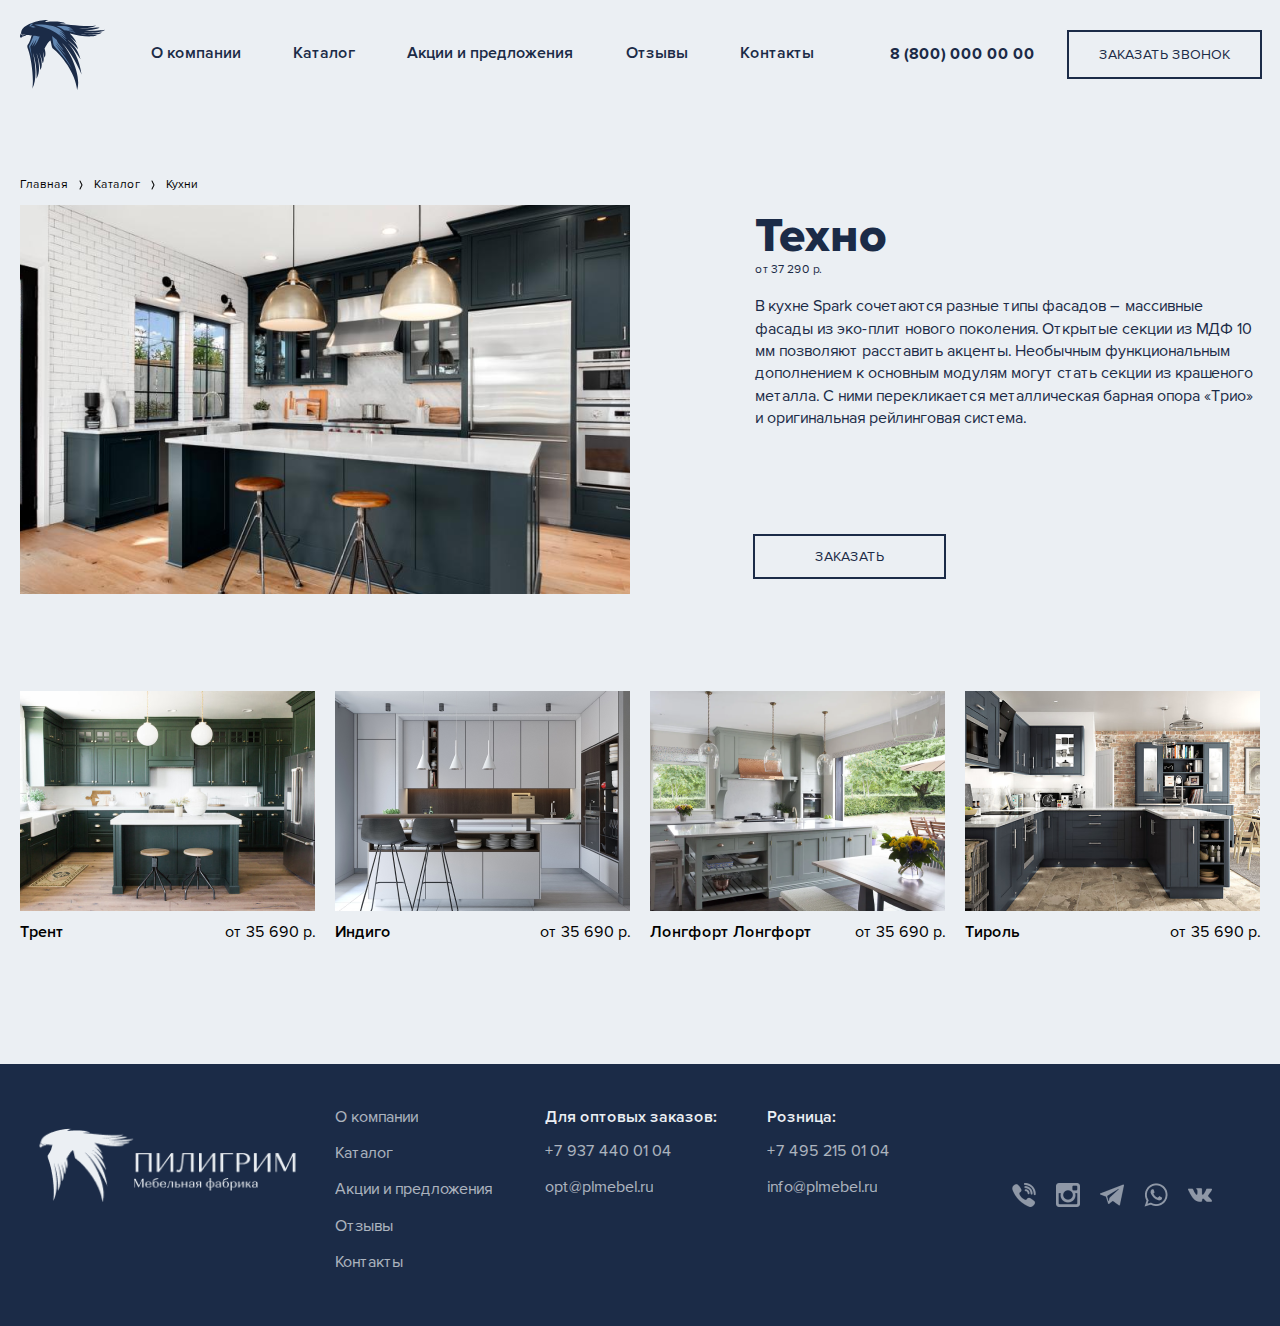
<file: product-card.html>
<!DOCTYPE html>
<html lang="ru">

<head>

	<meta charset="utf-8">
	<title>Карточка товара</title>
	<meta name="description" content="Мебельная фабрика Пилигрим">
	<meta name="viewport" content="width=device-width">
	<link rel="icon" href="images/favicon.png">
	<meta property="og:image" content="images/dest/preview.jpg">
	<link rel="stylesheet" href="css/app.min.css">

</head>

<body class="isnohome">

	<header class="header">
		
		<div class="header-top">
			
			<div class="container-fluid">
				<div class="row justify-content-between">
					
					<div class="col-6 col-xs-6 col-md-1 col-lg-1 col-xl-1">
					
						<a href="/" class="logo-link">
							<img src="images/dest/logo.svg" alt="Logo" class="logo-img">
						</a>

					</div>

					<div class="col-xl-7 d-none d-xl-block">
						
						<ul class="header-top-menu">
							<li><a href="#about">О компании</a></li>
							<li><a href="catalog.html">Каталог</a></li>
							<li><a href="#katalog">Акции и предложения</a></li>
							<li><a href="#reviews">Отзывы</a></li>
							<li><a href="#contact">Контакты</a></li>
						</ul>

					</div>

					<div class="d-none d-md-block col-md-6 col-lg-5 col-xl-4">
						
						<div class="header-top-callback">
							
							<a class="header-top-phone" href="tel:88000000000">8 (800) 000 00 00</a>
							<a href="#top-callback" class="btn">Заказать звонок</a>

						</div>

					</div>

					<div class="col-6 col-md-1 col-lg-1 d-xl-none">
						<a href="#" class="toggle-mnu hidden-lg"><span></span></a>
						<ul class="header-mobile-menu">
							<li><a href="#about">О компании</a></li>
							<li><a href="catalog.html">Каталог</a></li>
							<li><a href="#katalog">Акции и предложения</a></li>
							<li><a href="#reviews">Отзывы</a></li>
							<li><a href="#contact">Контакты</a></li>
							<li><a href="mailto:opt@plmebel.ru">info@plmebel.ru</a></li>
							<li><a href="tel:+7 937 440 01 04">+7 495 215 01 04</a></li>
						</ul>
					</div>

				</div>
			</div>

		</div>

	</header>

	<div class="breadcrumbs">

		<div class="container-xl">
			<div class="row">
				<div class="col-12">
					<a href="">Главная</a>
					<span><svg width="4" height="10" fill="none" xmlns="http://www.w3.org/2000/svg"><path d="M.553 8.776a.5.5 0 00.894.448l-.894-.448zM3 5l.447.224L3.56 5l-.112-.224L3 5zM1.447.776a.5.5 0 10-.894.448l.894-.448zm0 8.448l2-4-.894-.448-2 4 .894.448zm2-4.448l-2-4-.894.448 2 4 .894-.448z" fill="#000"/></svg></span>
					<a href="">Каталог</a>
					<span><svg width="4" height="10" fill="none" xmlns="http://www.w3.org/2000/svg"><path d="M.553 8.776a.5.5 0 00.894.448l-.894-.448zM3 5l.447.224L3.56 5l-.112-.224L3 5zM1.447.776a.5.5 0 10-.894.448l.894-.448zm0 8.448l2-4-.894-.448-2 4 .894.448zm2-4.448l-2-4-.894.448 2 4 .894-.448z" fill="#000"/></svg></span>
					<a href="">Кухни</a>
				</div>
			</div>
		</div>

	</div>

	<main class="main product-card">
		<div class="container-xl">
			<div class="row">

				<div class="col-12 order-2 order-md-1 col-md-6 col-md-6">
					<div class="product-card-img">
						<img class="img-responsive" src="images/dest/product-card-img.png" alt="Alt">
					</div>
					<div class="product-card-price-text d-block d-md-none">
							<p>В кухне Spark сочетаются разные типы фасадов – массивные фасады из эко-плит нового поколения. Открытые секции из МДФ 10 мм позволяют расставить акценты. Необычным функциональным дополнением к основным модулям могут стать секции из крашеного металла. С ними перекликается металлическая барная опора «Трио» и оригинальная рейлинговая система. </p>
							<a href="#" class="btn">Заказать</a>
						</div>
				</div>

				<div class="col-12 order-1 order-md-2 col-md-6 col-xl-5 offset-xl-1">
					<div class="product-card-content">
						<div class="product-card-name-price">
							<h1 class="product-card-title">Техно</h1>
							<div class="product-card-price">от 37 290 р.</div>
						</div>
						<div class="product-card-price-text d-none d-md-block">
							<p>В кухне Spark сочетаются разные типы фасадов – массивные фасады из эко-плит нового поколения. Открытые секции из МДФ 10 мм позволяют расставить акценты. Необычным функциональным дополнением к основным модулям могут стать секции из крашеного металла. С ними перекликается металлическая барная опора «Трио» и оригинальная рейлинговая система. </p>
							<a href="#" class="btn">Заказать</a>
						</div>
					</div>
				</div>
				
			</div>
		</div>
		<div class="product-card-upsale">
			<div class="container-xl">
				<div class="row">

					<div class="col-12 col-sm-6 col-md-3 text-center">
						<div class="product-item">
							<a class="product-item-link" href="product-card.html">
								<div class="product-item-img">
									<img class="img-responsive" src="images/dest/products/product-item1.png" alt="Alt">
									<span>Подробнее</span>
								</div>
								<div class="product-item-info">
									<h3 class="product-item-title">Трент</h3>
									<div class="product-item-price">от 35 690 р.</div>
								</div>
							</a>
						</div>
					</div>

					<div class="col-12 col-sm-6 col-md-3 text-center">
						<div class="product-item">
							<a class="product-item-link" href="product-card.html">
								<div class="product-item-img">
									<img class="img-responsive" src="images/dest/products/product-item2.png" alt="Alt">
									<span>Подробнее</span>
								</div>
								<div class="product-item-info">
									<h3 class="product-item-title">Индиго</h3>
									<div class="product-item-price">от 35 690 р.</div>
								</div>
							</a>
						</div>
					</div>

					<div class="col-12 col-sm-6 col-md-3 text-center">
						<div class="product-item">
							<a class="product-item-link" href="product-card.html">
								<div class="product-item-img">
									<img class="img-responsive" src="images/dest/products/product-item3.png" alt="Alt">
									<span>Подробнее</span>
								</div>
								<div class="product-item-info">
									<h3 class="product-item-title">Лонгфорт Лонгфорт</h3>
									<div class="product-item-price">от 35 690 р.</div>
								</div>
							</a>
						</div>
					</div>

					<div class="col-12 col-sm-6 col-md-3 text-center">
						<div class="product-item">
							<a class="product-item-link" href="product-card.html">
								<div class="product-item-img">
									<img class="img-responsive" src="images/dest/products/product-item4.png" alt="Alt">
									<span>Подробнее</span>
								</div>
								<div class="product-item-info">
									<h3 class="product-item-title">Тироль</h3>
									<div class="product-item-price">от 35 690 р.</div>
								</div>
							</a>
						</div>
					</div>

				</div>
			</div>
		</div>
	</main>

	

	<footer class="footer">

		<div class="container-fluid">
			<div class="row">

				<div class="d-none d-md-block col-md-4 col-lg-3 col-xl-3">
					<div class="footer-logo">
						<a href="/"><img class="img-responsive" src="images/dest/footer-logo.png" alt="Мебельная фабрика Пилигрим"></a>
					</div>
				</div>

				<div class="d-none d-md-block col-md-3 col-lg-2 col-xl-2">
					<div class="footer-menu">
						<ul>
							<li><a href="#about">О компании</a></li>
							<li><a href="catalog.html">Каталог</a></li>
							<li><a href="#katalog">Акции и предложения</a></li>
							<li><a href="#reviews">Отзывы</a></li>
							<li><a href="#contact">Контакты</a></li>
						</ul>
					</div>
				</div>

				<div class="col-12 col-md-5 col-lg-4 col-xl-4">
					<div class="footer-contact">
						<div class="footer-contact-opt">
							<h3 class="footer-title">Для оптовых заказов:</h3>
							<ul>
								<li><a href="tel:+7 937 440 01 04">+7 937 440 01 04</a></li>
								<li><a href="mailto:opt@plmebel.ru">opt@plmebel.ru</a></li>
							</ul>
						</div>
						<div class="footer-contact-roznica">
							<h3 class="footer-title">Розница:</h3>
							<ul>
								<li><a href="tel:+7 937 440 01 04">+7 495 215 01 04</a></li>
								<li><a href="mailto:opt@plmebel.ru">info@plmebel.ru</a></li>
							</ul>
						</div>
					</div>
				</div>

				<div class="col-12 col-lg-3 col-xl-3">
					<div class="footer-social">
						<a class="icon" href="#"><i class="icon viber"></i></a>
						<a class="icon" href="#"><i class="icon instagram"></i></a>
						<a class="icon" href="#"><i class="icon telegram"></i></a>
						<a class="icon" href="#"><i class="icon whatsapp"></i></a>
						<a class="icon" href="#"><i class="icon vkontakte"></i></a>
					</div>
				</div>
			
			</div>
		</div>
	
	</footer>


	<script src="js/app.min.js"></script>

</body>
</html>
</file>
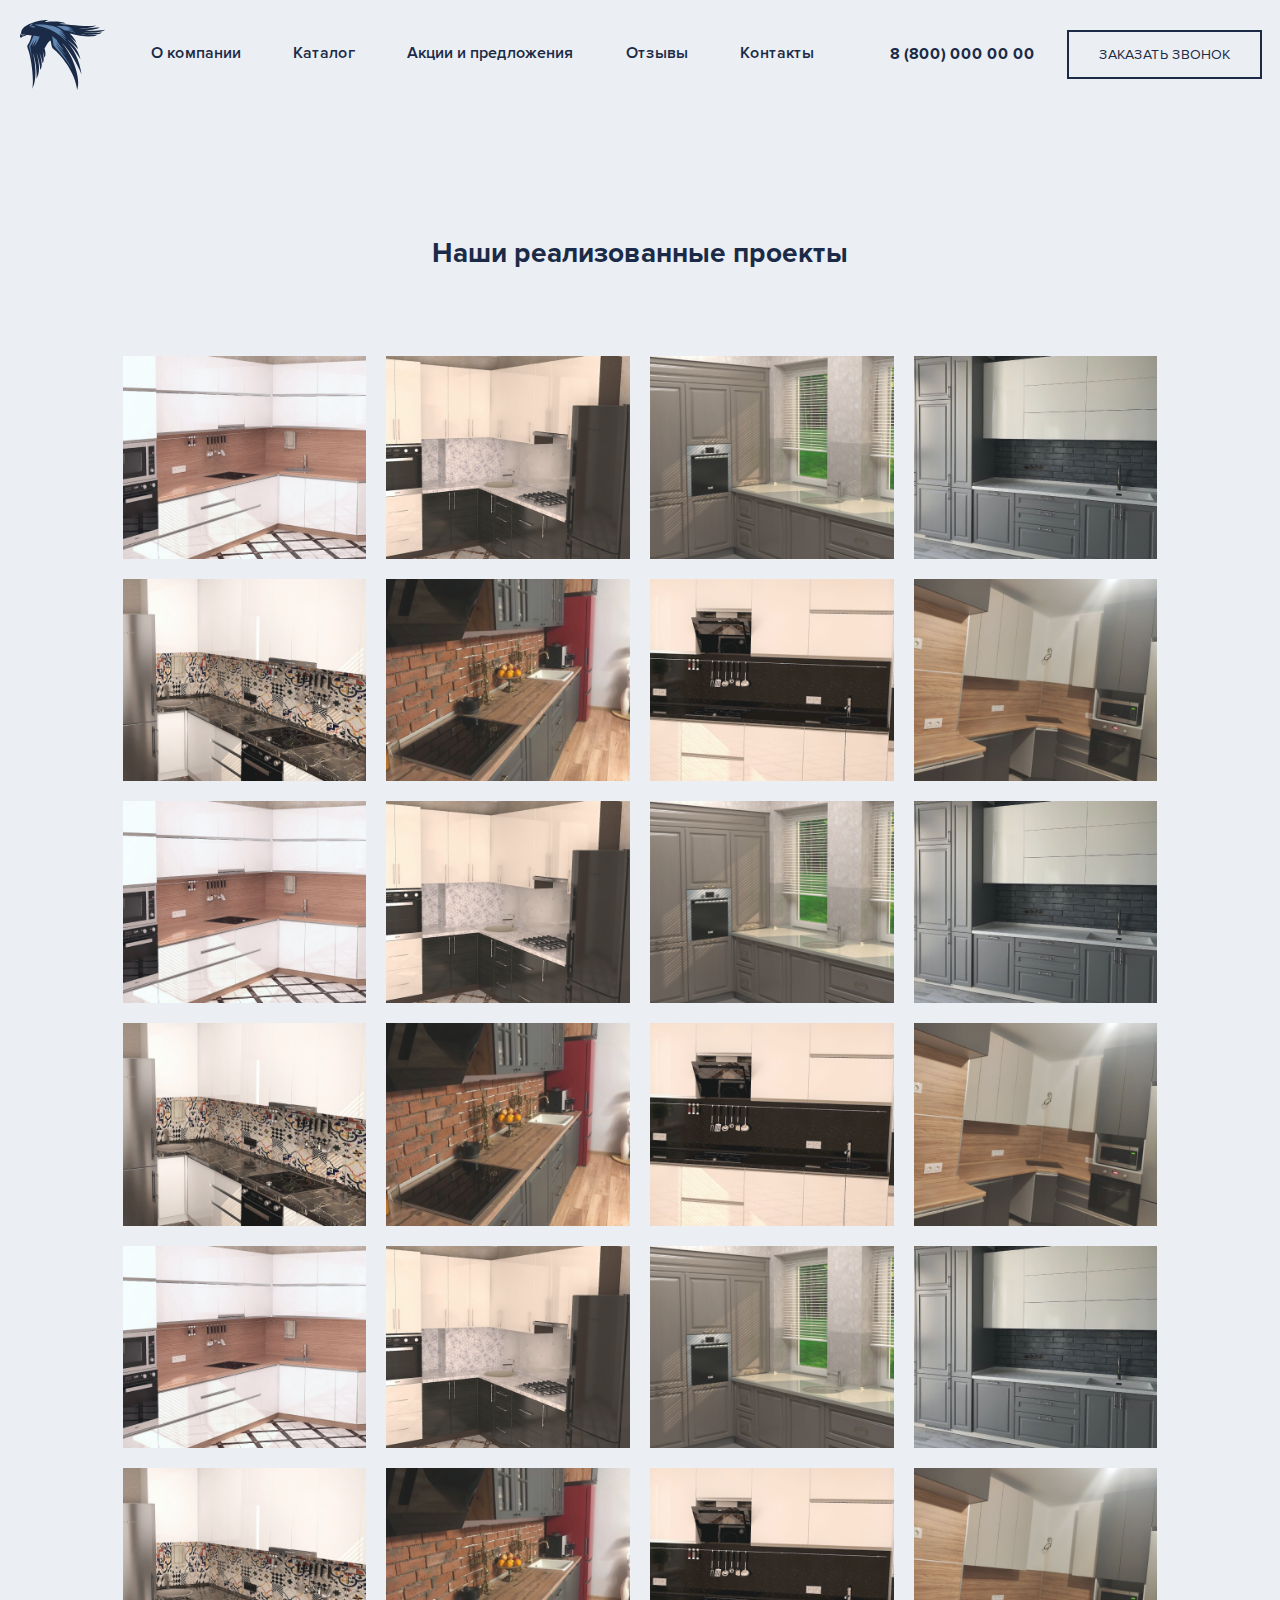
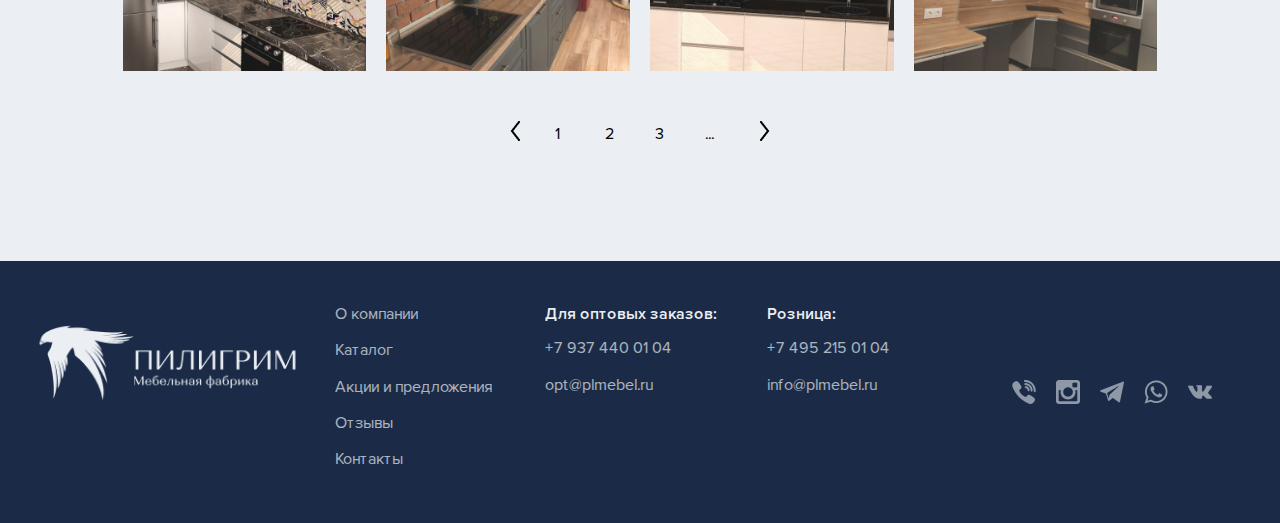
<file: projects.html>
<!DOCTYPE html>
<html lang="ru">

<head>

	<meta charset="utf-8">
	<title>Политика в отношении обработки персональных данных</title>
	<meta name="description" content="Мебельная фабрика Пилигрим">
	<meta name="viewport" content="width=device-width">
	<link rel="icon" href="images/favicon.png">
	<meta property="og:image" content="images/dest/preview.jpg">
	<link rel="stylesheet" href="css/app.min.css">

</head>

<body class="isnohome">

	<header class="header">
		
		<div class="header-top">
			
			<div class="container-fluid">
				<div class="row justify-content-between">
					
					<div class="col-6 col-xs-6 col-md-1 col-lg-1 col-xl-1">
					
						<a href="/" class="logo-link">
							<img src="images/dest/logo.svg" alt="Logo" class="logo-img">
						</a>

					</div>

					<div class="col-xl-7 d-none d-xl-block">
						
						<ul class="header-top-menu">
							<li><a href="#about">О компании</a></li>
							<li><a href="catalog.html">Каталог</a></li>
							<li><a href="#katalog">Акции и предложения</a></li>
							<li><a href="#reviews">Отзывы</a></li>
							<li><a href="#contact">Контакты</a></li>
						</ul>

					</div>

					<div class="d-none d-md-block col-md-6 col-lg-5 col-xl-4">
						
						<div class="header-top-callback">
							
							<a class="header-top-phone" href="tel:88000000000">8 (800) 000 00 00</a>
							<a href="#top-callback" class="btn">Заказать звонок</a>

						</div>

					</div>

					<div class="col-6 col-md-1 col-lg-1 d-xl-none">
						<a href="#" class="toggle-mnu hidden-lg"><span></span></a>
						<ul class="header-mobile-menu">
							<li><a href="#about">О компании</a></li>
							<li><a href="catalog.html">Каталог</a></li>
							<li><a href="#katalog">Акции и предложения</a></li>
							<li><a href="#reviews">Отзывы</a></li>
							<li><a href="#contact">Контакты</a></li>
							<li><a href="mailto:opt@plmebel.ru">info@plmebel.ru</a></li>
							<li><a href="tel:+7 937 440 01 04">+7 495 215 01 04</a></li>
						</ul>
					</div>

				</div>
			</div>

		</div>

	</header>

	<main class="main">

		<section class="projects">

		<div class="container">
			<div class="row">
				<div class="col-12 col-xl-12">
					
					<h2 class="sect-title text-center">Наши реализованные проекты</h2>

				</div>
			</div>
			<div class="row">

					<div class="col-6 col-md-6 col-lg-3 col-xl-3">
						<div class="projects_gallery-item"><a href="product-card.html"><img class="img-responsive" src="images/dest/projects-gallery/projects-gallery1.png" alt="Alt"></a></div>
					</div>

					<div class="col-6 col-md-6 col-lg-3 col-xl-3">
						<div class="projects_gallery-item"><a href="product-card.html"><img class="img-responsive" src="images/dest/projects-gallery/projects-gallery2.png" alt="Alt"></a></div>
					</div>

					<div class="col-6 col-md-6 col-lg-3 col-xl-3">
						<div class="projects_gallery-item"><a href="product-card.html"><img class="img-responsive" src="images/dest/projects-gallery/projects-gallery3.png" alt="Alt"></a></div>
					</div>

					<div class="col-6 col-md-6 col-lg-3 col-xl-3">
						<div class="projects_gallery-item"><a href="product-card.html"><img class="img-responsive" src="images/dest/projects-gallery/projects-gallery4.png" alt="Alt"></a></div>
					</div>

					<div class="col-6 col-md-6 col-lg-3 col-xl-3">
						<div class="projects_gallery-item"><a href="product-card.html"><img class="img-responsive" src="images/dest/projects-gallery/projects-gallery5.png" alt="Alt"></a></div>
					</div>

					<div class="col-6 col-md-6 col-lg-3 col-xl-3">
						<div class="projects_gallery-item"><a href="product-card.html"><img class="img-responsive" src="images/dest/projects-gallery/projects-gallery6.png" alt="Alt"></a></div>
					</div>

					<div class="col-6 col-md-6 col-lg-3 col-xl-3">
						<div class="projects_gallery-item"><a href="product-card.html"><img class="img-responsive" src="images/dest/projects-gallery/projects-gallery7.png" alt="Alt"></a></div>
					</div>

					<div class="col-6 col-md-6 col-lg-3 col-xl-3">
						<div class="projects_gallery-item"><a href="product-card.html"><img class="img-responsive" src="images/dest/projects-gallery/projects-gallery8.png" alt="Alt"></a></div>
					</div>

					<div class="col-6 col-md-6 col-lg-3 col-xl-3">
						<div class="projects_gallery-item"><a href="product-card.html"><img class="img-responsive" src="images/dest/projects-gallery/projects-gallery1.png" alt="Alt"></a></div>
					</div>

					<div class="col-6 col-md-6 col-lg-3 col-xl-3">
						<div class="projects_gallery-item"><a href="product-card.html"><img class="img-responsive" src="images/dest/projects-gallery/projects-gallery2.png" alt="Alt"></a></div>
					</div>

					<div class="col-6 col-md-6 col-lg-3 col-xl-3">
						<div class="projects_gallery-item"><a href="product-card.html"><img class="img-responsive" src="images/dest/projects-gallery/projects-gallery3.png" alt="Alt"></a></div>
					</div>

					<div class="col-6 col-md-6 col-lg-3 col-xl-3">
						<div class="projects_gallery-item"><a href="product-card.html"><img class="img-responsive" src="images/dest/projects-gallery/projects-gallery4.png" alt="Alt"></a></div>
					</div>

					<div class="col-6 col-md-6 col-lg-3 col-xl-3">
						<div class="projects_gallery-item"><a href="product-card.html"><img class="img-responsive" src="images/dest/projects-gallery/projects-gallery5.png" alt="Alt"></a></div>
					</div>

					<div class="col-6 col-md-6 col-lg-3 col-xl-3">
						<div class="projects_gallery-item"><a href="product-card.html"><img class="img-responsive" src="images/dest/projects-gallery/projects-gallery6.png" alt="Alt"></a></div>
					</div>

					<div class="col-6 col-md-6 col-lg-3 col-xl-3">
						<div class="projects_gallery-item"><a href="product-card.html"><img class="img-responsive" src="images/dest/projects-gallery/projects-gallery7.png" alt="Alt"></a></div>
					</div>

					<div class="col-6 col-md-6 col-lg-3 col-xl-3">
						<div class="projects_gallery-item"><a href="product-card.html"><img class="img-responsive" src="images/dest/projects-gallery/projects-gallery8.png" alt="Alt"></a></div>
					</div>

					<div class="col-6 col-md-6 col-lg-3 col-xl-3">
						<div class="projects_gallery-item"><a href="product-card.html"><img class="img-responsive" src="images/dest/projects-gallery/projects-gallery1.png" alt="Alt"></a></div>
					</div>

					<div class="col-6 col-md-6 col-lg-3 col-xl-3">
						<div class="projects_gallery-item"><a href="product-card.html"><img class="img-responsive" src="images/dest/projects-gallery/projects-gallery2.png" alt="Alt"></a></div>
					</div>

					<div class="col-6 col-md-6 col-lg-3 col-xl-3">
						<div class="projects_gallery-item"><a href="product-card.html"><img class="img-responsive" src="images/dest/projects-gallery/projects-gallery3.png" alt="Alt"></a></div>
					</div>

					<div class="col-6 col-md-6 col-lg-3 col-xl-3">
						<div class="projects_gallery-item"><a href="product-card.html"><img class="img-responsive" src="images/dest/projects-gallery/projects-gallery4.png" alt="Alt"></a></div>
					</div>

					<div class="col-6 col-md-6 col-lg-3 col-xl-3">
						<div class="projects_gallery-item"><a href="product-card.html"><img class="img-responsive" src="images/dest/projects-gallery/projects-gallery5.png" alt="Alt"></a></div>
					</div>

					<div class="col-6 col-md-6 col-lg-3 col-xl-3">
						<div class="projects_gallery-item"><a href="product-card.html"><img class="img-responsive" src="images/dest/projects-gallery/projects-gallery6.png" alt="Alt"></a></div>
					</div>

					<div class="col-6 col-md-6 col-lg-3 col-xl-3">
						<div class="projects_gallery-item"><a href="product-card.html"><img class="img-responsive" src="images/dest/projects-gallery/projects-gallery7.png" alt="Alt"></a></div>
					</div>

					<div class="col-6 col-md-6 col-lg-3 col-xl-3">
						<div class="projects_gallery-item"><a href="product-card.html"><img class="img-responsive" src="images/dest/projects-gallery/projects-gallery8.png" alt="Alt"></a></div>
					</div>

			</div>

			<div class="row">
				<div class="col-12">
					
					<div class="pagin">
						<span class="pagin-prev"></span>
						<a href="">1</a>
						<a href="">2</a>
						<a href="">3</a>
						<a href="">...</a>
						<span class="pagin-next"></span>
					</div>

				</div>
			</div>
		</div>

	</section>

	</main>

	

	<footer class="footer">

		<div class="container-fluid">
			<div class="row">

				<div class="d-none d-md-block col-md-4 col-lg-3 col-xl-3">
					<div class="footer-logo">
						<a href="/"><img class="img-responsive" src="images/dest/footer-logo.png" alt="Мебельная фабрика Пилигрим"></a>
					</div>
				</div>

				<div class="d-none d-md-block col-md-3 col-lg-2 col-xl-2">
					<div class="footer-menu">
						<ul>
							<li><a href="#about">О компании</a></li>
							<li><a href="catalog.html">Каталог</a></li>
							<li><a href="#katalog">Акции и предложения</a></li>
							<li><a href="#reviews">Отзывы</a></li>
							<li><a href="#contact">Контакты</a></li>
						</ul>
					</div>
				</div>

				<div class="col-12 col-md-5 col-lg-4 col-xl-4">
					<div class="footer-contact">
						<div class="footer-contact-opt">
							<h3 class="footer-title">Для оптовых заказов:</h3>
							<ul>
								<li><a href="tel:+7 937 440 01 04">+7 937 440 01 04</a></li>
								<li><a href="mailto:opt@plmebel.ru">opt@plmebel.ru</a></li>
							</ul>
						</div>
						<div class="footer-contact-roznica">
							<h3 class="footer-title">Розница:</h3>
							<ul>
								<li><a href="tel:+7 937 440 01 04">+7 495 215 01 04</a></li>
								<li><a href="mailto:opt@plmebel.ru">info@plmebel.ru</a></li>
							</ul>
						</div>
					</div>
				</div>

				<div class="col-12 col-lg-3 col-xl-3">
					<div class="footer-social">
						<a class="icon" href="#"><i class="icon viber"></i></a>
						<a class="icon" href="#"><i class="icon instagram"></i></a>
						<a class="icon" href="#"><i class="icon telegram"></i></a>
						<a class="icon" href="#"><i class="icon whatsapp"></i></a>
						<a class="icon" href="#"><i class="icon vkontakte"></i></a>
					</div>
				</div>
			
			</div>
		</div>
	
	</footer>


	<script src="js/app.min.js"></script>

</body>
</html>
</file>
<file: css/app.min.css>
@charset "UTF-8";.owl-carousel,.owl-carousel .owl-item{-webkit-tap-highlight-color:transparent;position:relative}.owl-carousel{display:none;width:100%;z-index:1}.owl-carousel .owl-stage{position:relative;-ms-touch-action:pan-Y;touch-action:manipulation;-moz-backface-visibility:hidden}.owl-carousel .owl-stage:after{content:".";display:block;clear:both;visibility:hidden;line-height:0;height:0}.owl-carousel .owl-stage-outer{position:relative;overflow:hidden;-webkit-transform:translate3d(0,0,0)}.owl-carousel .owl-item,.owl-carousel .owl-wrapper{-webkit-backface-visibility:hidden;-moz-backface-visibility:hidden;-ms-backface-visibility:hidden;-webkit-transform:translate3d(0,0,0);-moz-transform:translate3d(0,0,0);-ms-transform:translate3d(0,0,0)}.owl-carousel .owl-item{min-height:1px;float:left;-webkit-backface-visibility:hidden;-webkit-touch-callout:none}.owl-carousel .owl-item img{display:block;width:100%}.owl-carousel .owl-dots.disabled,.owl-carousel .owl-nav.disabled{display:none}.no-js .owl-carousel,.owl-carousel.owl-loaded{display:block}.owl-carousel .owl-dot,.owl-carousel .owl-nav .owl-next,.owl-carousel .owl-nav .owl-prev{cursor:pointer;-webkit-user-select:none;-khtml-user-select:none;-moz-user-select:none;-ms-user-select:none;user-select:none}.owl-carousel .owl-nav button.owl-next,.owl-carousel .owl-nav button.owl-prev,.owl-carousel button.owl-dot{background:0 0;color:inherit;border:none;padding:0!important;font:inherit}.owl-carousel.owl-loading{opacity:0;display:block}.owl-carousel.owl-hidden{opacity:0}.owl-carousel.owl-refresh .owl-item{visibility:hidden}.owl-carousel.owl-drag .owl-item{-ms-touch-action:pan-y;touch-action:pan-y;-webkit-user-select:none;-moz-user-select:none;-ms-user-select:none;user-select:none}.owl-carousel.owl-grab{cursor:move;cursor:grab}.owl-carousel.owl-rtl{direction:rtl}.owl-carousel.owl-rtl .owl-item{float:right}.owl-carousel .animated{animation-duration:1s;animation-fill-mode:both}.owl-carousel .owl-animated-in{z-index:0}.owl-carousel .owl-animated-out{z-index:1}.owl-carousel .fadeOut{animation-name:fadeOut}@keyframes fadeOut{0%{opacity:1}100%{opacity:0}}.owl-height{transition:height .5s ease-in-out}.owl-carousel .owl-item .owl-lazy{opacity:0;transition:opacity .4s ease}.owl-carousel .owl-item .owl-lazy:not([src]),.owl-carousel .owl-item .owl-lazy[src^=""]{max-height:0}.owl-carousel .owl-item img.owl-lazy{transform-style:preserve-3d}.owl-carousel .owl-video-wrapper{position:relative;height:100%;background:#000}.owl-carousel .owl-video-play-icon{position:absolute;height:80px;width:80px;left:50%;top:50%;margin-left:-40px;margin-top:-40px;background:url(../../node_modules/owl.carousel/dist/assets/owl.video.play.png) no-repeat;cursor:pointer;z-index:1;-webkit-backface-visibility:hidden;transition:transform .1s ease}.owl-carousel .owl-video-play-icon:hover{-ms-transform:scale(1.3,1.3);transform:scale(1.3,1.3)}.owl-carousel .owl-video-playing .owl-video-play-icon,.owl-carousel .owl-video-playing .owl-video-tn{display:none}.owl-carousel .owl-video-tn{opacity:0;height:100%;background-position:center center;background-repeat:no-repeat;background-size:contain;transition:opacity .4s ease}.owl-carousel .owl-video-frame{position:relative;z-index:1;height:100%;width:100%}@font-face{font-family:FontAwesome;src:url(../../node_modules/font-awesome/fonts/fontawesome-webfont.eot?v=4.7.0);src:url(../../node_modules/font-awesome/fonts/fontawesome-webfont.eot?#iefix&v=4.7.0) format('embedded-opentype'),url(../../node_modules/font-awesome/fonts/fontawesome-webfont.woff2?v=4.7.0) format('woff2'),url(../../node_modules/font-awesome/fonts/fontawesome-webfont.woff?v=4.7.0) format('woff'),url(../../node_modules/font-awesome/fonts/fontawesome-webfont.ttf?v=4.7.0) format('truetype'),url(../../node_modules/font-awesome/fonts/fontawesome-webfont.svg?v=4.7.0#fontawesomeregular) format('svg');font-weight:400;font-style:normal}.fa{display:inline-block;font:normal normal normal 14px/1 FontAwesome;font-size:inherit;text-rendering:auto;-webkit-font-smoothing:antialiased;-moz-osx-font-smoothing:grayscale}.fa-lg{font-size:1.33333333em;line-height:.75em;vertical-align:-15%}.fa-2x{font-size:2em}.fa-3x{font-size:3em}.fa-4x{font-size:4em}.fa-5x{font-size:5em}.fa-fw{width:1.28571429em;text-align:center}.fa-ul{padding-left:0;margin-left:2.14285714em;list-style-type:none}.fa-ul>li{position:relative}.fa-li{position:absolute;left:-2.14285714em;width:2.14285714em;top:.14285714em;text-align:center}.fa-li.fa-lg{left:-1.85714286em}.fa-border{padding:.2em .25em .15em;border:solid .08em #eee;border-radius:.1em}.fa-pull-left{float:left}.fa-pull-right{float:right}.fa.fa-pull-left{margin-right:.3em}.fa.fa-pull-right{margin-left:.3em}.pull-right{float:right}.pull-left{float:left}.fa.pull-left{margin-right:.3em}.fa.pull-right{margin-left:.3em}.fa-spin{-webkit-animation:fa-spin 2s infinite linear;animation:fa-spin 2s infinite linear}.fa-pulse{-webkit-animation:fa-spin 1s infinite steps(8);animation:fa-spin 1s infinite steps(8)}@-webkit-keyframes fa-spin{0%{-webkit-transform:rotate(0);transform:rotate(0)}100%{-webkit-transform:rotate(359deg);transform:rotate(359deg)}}@keyframes fa-spin{0%{-webkit-transform:rotate(0);transform:rotate(0)}100%{-webkit-transform:rotate(359deg);transform:rotate(359deg)}}.fa-rotate-90{-webkit-transform:rotate(90deg);-ms-transform:rotate(90deg);transform:rotate(90deg)}.fa-rotate-180{-webkit-transform:rotate(180deg);-ms-transform:rotate(180deg);transform:rotate(180deg)}.fa-rotate-270{-webkit-transform:rotate(270deg);-ms-transform:rotate(270deg);transform:rotate(270deg)}.fa-flip-horizontal{-webkit-transform:scale(-1,1);-ms-transform:scale(-1,1);transform:scale(-1,1)}.fa-flip-vertical{-webkit-transform:scale(1,-1);-ms-transform:scale(1,-1);transform:scale(1,-1)}:root .fa-flip-horizontal,:root .fa-flip-vertical,:root .fa-rotate-180,:root .fa-rotate-270,:root .fa-rotate-90{filter:none}.fa-stack{position:relative;display:inline-block;width:2em;height:2em;line-height:2em;vertical-align:middle}.fa-stack-1x,.fa-stack-2x{position:absolute;left:0;width:100%;text-align:center}.fa-stack-1x{line-height:inherit}.fa-stack-2x{font-size:2em}.fa-inverse{color:#fff}.fa-glass:before{content:"\f000"}.fa-music:before{content:"\f001"}.fa-search:before{content:"\f002"}.fa-envelope-o:before{content:"\f003"}.fa-heart:before{content:"\f004"}.fa-star:before{content:"\f005"}.fa-star-o:before{content:"\f006"}.fa-user:before{content:"\f007"}.fa-film:before{content:"\f008"}.fa-th-large:before{content:"\f009"}.fa-th:before{content:"\f00a"}.fa-th-list:before{content:"\f00b"}.fa-check:before{content:"\f00c"}.fa-close:before,.fa-remove:before,.fa-times:before{content:"\f00d"}.fa-search-plus:before{content:"\f00e"}.fa-search-minus:before{content:"\f010"}.fa-power-off:before{content:"\f011"}.fa-signal:before{content:"\f012"}.fa-cog:before,.fa-gear:before{content:"\f013"}.fa-trash-o:before{content:"\f014"}.fa-home:before{content:"\f015"}.fa-file-o:before{content:"\f016"}.fa-clock-o:before{content:"\f017"}.fa-road:before{content:"\f018"}.fa-download:before{content:"\f019"}.fa-arrow-circle-o-down:before{content:"\f01a"}.fa-arrow-circle-o-up:before{content:"\f01b"}.fa-inbox:before{content:"\f01c"}.fa-play-circle-o:before{content:"\f01d"}.fa-repeat:before,.fa-rotate-right:before{content:"\f01e"}.fa-refresh:before{content:"\f021"}.fa-list-alt:before{content:"\f022"}.fa-lock:before{content:"\f023"}.fa-flag:before{content:"\f024"}.fa-headphones:before{content:"\f025"}.fa-volume-off:before{content:"\f026"}.fa-volume-down:before{content:"\f027"}.fa-volume-up:before{content:"\f028"}.fa-qrcode:before{content:"\f029"}.fa-barcode:before{content:"\f02a"}.fa-tag:before{content:"\f02b"}.fa-tags:before{content:"\f02c"}.fa-book:before{content:"\f02d"}.fa-bookmark:before{content:"\f02e"}.fa-print:before{content:"\f02f"}.fa-camera:before{content:"\f030"}.fa-font:before{content:"\f031"}.fa-bold:before{content:"\f032"}.fa-italic:before{content:"\f033"}.fa-text-height:before{content:"\f034"}.fa-text-width:before{content:"\f035"}.fa-align-left:before{content:"\f036"}.fa-align-center:before{content:"\f037"}.fa-align-right:before{content:"\f038"}.fa-align-justify:before{content:"\f039"}.fa-list:before{content:"\f03a"}.fa-dedent:before,.fa-outdent:before{content:"\f03b"}.fa-indent:before{content:"\f03c"}.fa-video-camera:before{content:"\f03d"}.fa-image:before,.fa-photo:before,.fa-picture-o:before{content:"\f03e"}.fa-pencil:before{content:"\f040"}.fa-map-marker:before{content:"\f041"}.fa-adjust:before{content:"\f042"}.fa-tint:before{content:"\f043"}.fa-edit:before,.fa-pencil-square-o:before{content:"\f044"}.fa-share-square-o:before{content:"\f045"}.fa-check-square-o:before{content:"\f046"}.fa-arrows:before{content:"\f047"}.fa-step-backward:before{content:"\f048"}.fa-fast-backward:before{content:"\f049"}.fa-backward:before{content:"\f04a"}.fa-play:before{content:"\f04b"}.fa-pause:before{content:"\f04c"}.fa-stop:before{content:"\f04d"}.fa-forward:before{content:"\f04e"}.fa-fast-forward:before{content:"\f050"}.fa-step-forward:before{content:"\f051"}.fa-eject:before{content:"\f052"}.fa-chevron-left:before{content:"\f053"}.fa-chevron-right:before{content:"\f054"}.fa-plus-circle:before{content:"\f055"}.fa-minus-circle:before{content:"\f056"}.fa-times-circle:before{content:"\f057"}.fa-check-circle:before{content:"\f058"}.fa-question-circle:before{content:"\f059"}.fa-info-circle:before{content:"\f05a"}.fa-crosshairs:before{content:"\f05b"}.fa-times-circle-o:before{content:"\f05c"}.fa-check-circle-o:before{content:"\f05d"}.fa-ban:before{content:"\f05e"}.fa-arrow-left:before{content:"\f060"}.fa-arrow-right:before{content:"\f061"}.fa-arrow-up:before{content:"\f062"}.fa-arrow-down:before{content:"\f063"}.fa-mail-forward:before,.fa-share:before{content:"\f064"}.fa-expand:before{content:"\f065"}.fa-compress:before{content:"\f066"}.fa-plus:before{content:"\f067"}.fa-minus:before{content:"\f068"}.fa-asterisk:before{content:"\f069"}.fa-exclamation-circle:before{content:"\f06a"}.fa-gift:before{content:"\f06b"}.fa-leaf:before{content:"\f06c"}.fa-fire:before{content:"\f06d"}.fa-eye:before{content:"\f06e"}.fa-eye-slash:before{content:"\f070"}.fa-exclamation-triangle:before,.fa-warning:before{content:"\f071"}.fa-plane:before{content:"\f072"}.fa-calendar:before{content:"\f073"}.fa-random:before{content:"\f074"}.fa-comment:before{content:"\f075"}.fa-magnet:before{content:"\f076"}.fa-chevron-up:before{content:"\f077"}.fa-chevron-down:before{content:"\f078"}.fa-retweet:before{content:"\f079"}.fa-shopping-cart:before{content:"\f07a"}.fa-folder:before{content:"\f07b"}.fa-folder-open:before{content:"\f07c"}.fa-arrows-v:before{content:"\f07d"}.fa-arrows-h:before{content:"\f07e"}.fa-bar-chart-o:before,.fa-bar-chart:before{content:"\f080"}.fa-twitter-square:before{content:"\f081"}.fa-facebook-square:before{content:"\f082"}.fa-camera-retro:before{content:"\f083"}.fa-key:before{content:"\f084"}.fa-cogs:before,.fa-gears:before{content:"\f085"}.fa-comments:before{content:"\f086"}.fa-thumbs-o-up:before{content:"\f087"}.fa-thumbs-o-down:before{content:"\f088"}.fa-star-half:before{content:"\f089"}.fa-heart-o:before{content:"\f08a"}.fa-sign-out:before{content:"\f08b"}.fa-linkedin-square:before{content:"\f08c"}.fa-thumb-tack:before{content:"\f08d"}.fa-external-link:before{content:"\f08e"}.fa-sign-in:before{content:"\f090"}.fa-trophy:before{content:"\f091"}.fa-github-square:before{content:"\f092"}.fa-upload:before{content:"\f093"}.fa-lemon-o:before{content:"\f094"}.fa-phone:before{content:"\f095"}.fa-square-o:before{content:"\f096"}.fa-bookmark-o:before{content:"\f097"}.fa-phone-square:before{content:"\f098"}.fa-twitter:before{content:"\f099"}.fa-facebook-f:before,.fa-facebook:before{content:"\f09a"}.fa-github:before{content:"\f09b"}.fa-unlock:before{content:"\f09c"}.fa-credit-card:before{content:"\f09d"}.fa-feed:before,.fa-rss:before{content:"\f09e"}.fa-hdd-o:before{content:"\f0a0"}.fa-bullhorn:before{content:"\f0a1"}.fa-bell:before{content:"\f0f3"}.fa-certificate:before{content:"\f0a3"}.fa-hand-o-right:before{content:"\f0a4"}.fa-hand-o-left:before{content:"\f0a5"}.fa-hand-o-up:before{content:"\f0a6"}.fa-hand-o-down:before{content:"\f0a7"}.fa-arrow-circle-left:before{content:"\f0a8"}.fa-arrow-circle-right:before{content:"\f0a9"}.fa-arrow-circle-up:before{content:"\f0aa"}.fa-arrow-circle-down:before{content:"\f0ab"}.fa-globe:before{content:"\f0ac"}.fa-wrench:before{content:"\f0ad"}.fa-tasks:before{content:"\f0ae"}.fa-filter:before{content:"\f0b0"}.fa-briefcase:before{content:"\f0b1"}.fa-arrows-alt:before{content:"\f0b2"}.fa-group:before,.fa-users:before{content:"\f0c0"}.fa-chain:before,.fa-link:before{content:"\f0c1"}.fa-cloud:before{content:"\f0c2"}.fa-flask:before{content:"\f0c3"}.fa-cut:before,.fa-scissors:before{content:"\f0c4"}.fa-copy:before,.fa-files-o:before{content:"\f0c5"}.fa-paperclip:before{content:"\f0c6"}.fa-floppy-o:before,.fa-save:before{content:"\f0c7"}.fa-square:before{content:"\f0c8"}.fa-bars:before,.fa-navicon:before,.fa-reorder:before{content:"\f0c9"}.fa-list-ul:before{content:"\f0ca"}.fa-list-ol:before{content:"\f0cb"}.fa-strikethrough:before{content:"\f0cc"}.fa-underline:before{content:"\f0cd"}.fa-table:before{content:"\f0ce"}.fa-magic:before{content:"\f0d0"}.fa-truck:before{content:"\f0d1"}.fa-pinterest:before{content:"\f0d2"}.fa-pinterest-square:before{content:"\f0d3"}.fa-google-plus-square:before{content:"\f0d4"}.fa-google-plus:before{content:"\f0d5"}.fa-money:before{content:"\f0d6"}.fa-caret-down:before{content:"\f0d7"}.fa-caret-up:before{content:"\f0d8"}.fa-caret-left:before{content:"\f0d9"}.fa-caret-right:before{content:"\f0da"}.fa-columns:before{content:"\f0db"}.fa-sort:before,.fa-unsorted:before{content:"\f0dc"}.fa-sort-desc:before,.fa-sort-down:before{content:"\f0dd"}.fa-sort-asc:before,.fa-sort-up:before{content:"\f0de"}.fa-envelope:before{content:"\f0e0"}.fa-linkedin:before{content:"\f0e1"}.fa-rotate-left:before,.fa-undo:before{content:"\f0e2"}.fa-gavel:before,.fa-legal:before{content:"\f0e3"}.fa-dashboard:before,.fa-tachometer:before{content:"\f0e4"}.fa-comment-o:before{content:"\f0e5"}.fa-comments-o:before{content:"\f0e6"}.fa-bolt:before,.fa-flash:before{content:"\f0e7"}.fa-sitemap:before{content:"\f0e8"}.fa-umbrella:before{content:"\f0e9"}.fa-clipboard:before,.fa-paste:before{content:"\f0ea"}.fa-lightbulb-o:before{content:"\f0eb"}.fa-exchange:before{content:"\f0ec"}.fa-cloud-download:before{content:"\f0ed"}.fa-cloud-upload:before{content:"\f0ee"}.fa-user-md:before{content:"\f0f0"}.fa-stethoscope:before{content:"\f0f1"}.fa-suitcase:before{content:"\f0f2"}.fa-bell-o:before{content:"\f0a2"}.fa-coffee:before{content:"\f0f4"}.fa-cutlery:before{content:"\f0f5"}.fa-file-text-o:before{content:"\f0f6"}.fa-building-o:before{content:"\f0f7"}.fa-hospital-o:before{content:"\f0f8"}.fa-ambulance:before{content:"\f0f9"}.fa-medkit:before{content:"\f0fa"}.fa-fighter-jet:before{content:"\f0fb"}.fa-beer:before{content:"\f0fc"}.fa-h-square:before{content:"\f0fd"}.fa-plus-square:before{content:"\f0fe"}.fa-angle-double-left:before{content:"\f100"}.fa-angle-double-right:before{content:"\f101"}.fa-angle-double-up:before{content:"\f102"}.fa-angle-double-down:before{content:"\f103"}.fa-angle-left:before{content:"\f104"}.fa-angle-right:before{content:"\f105"}.fa-angle-up:before{content:"\f106"}.fa-angle-down:before{content:"\f107"}.fa-desktop:before{content:"\f108"}.fa-laptop:before{content:"\f109"}.fa-tablet:before{content:"\f10a"}.fa-mobile-phone:before,.fa-mobile:before{content:"\f10b"}.fa-circle-o:before{content:"\f10c"}.fa-quote-left:before{content:"\f10d"}.fa-quote-right:before{content:"\f10e"}.fa-spinner:before{content:"\f110"}.fa-circle:before{content:"\f111"}.fa-mail-reply:before,.fa-reply:before{content:"\f112"}.fa-github-alt:before{content:"\f113"}.fa-folder-o:before{content:"\f114"}.fa-folder-open-o:before{content:"\f115"}.fa-smile-o:before{content:"\f118"}.fa-frown-o:before{content:"\f119"}.fa-meh-o:before{content:"\f11a"}.fa-gamepad:before{content:"\f11b"}.fa-keyboard-o:before{content:"\f11c"}.fa-flag-o:before{content:"\f11d"}.fa-flag-checkered:before{content:"\f11e"}.fa-terminal:before{content:"\f120"}.fa-code:before{content:"\f121"}.fa-mail-reply-all:before,.fa-reply-all:before{content:"\f122"}.fa-star-half-empty:before,.fa-star-half-full:before,.fa-star-half-o:before{content:"\f123"}.fa-location-arrow:before{content:"\f124"}.fa-crop:before{content:"\f125"}.fa-code-fork:before{content:"\f126"}.fa-chain-broken:before,.fa-unlink:before{content:"\f127"}.fa-question:before{content:"\f128"}.fa-info:before{content:"\f129"}.fa-exclamation:before{content:"\f12a"}.fa-superscript:before{content:"\f12b"}.fa-subscript:before{content:"\f12c"}.fa-eraser:before{content:"\f12d"}.fa-puzzle-piece:before{content:"\f12e"}.fa-microphone:before{content:"\f130"}.fa-microphone-slash:before{content:"\f131"}.fa-shield:before{content:"\f132"}.fa-calendar-o:before{content:"\f133"}.fa-fire-extinguisher:before{content:"\f134"}.fa-rocket:before{content:"\f135"}.fa-maxcdn:before{content:"\f136"}.fa-chevron-circle-left:before{content:"\f137"}.fa-chevron-circle-right:before{content:"\f138"}.fa-chevron-circle-up:before{content:"\f139"}.fa-chevron-circle-down:before{content:"\f13a"}.fa-html5:before{content:"\f13b"}.fa-css3:before{content:"\f13c"}.fa-anchor:before{content:"\f13d"}.fa-unlock-alt:before{content:"\f13e"}.fa-bullseye:before{content:"\f140"}.fa-ellipsis-h:before{content:"\f141"}.fa-ellipsis-v:before{content:"\f142"}.fa-rss-square:before{content:"\f143"}.fa-play-circle:before{content:"\f144"}.fa-ticket:before{content:"\f145"}.fa-minus-square:before{content:"\f146"}.fa-minus-square-o:before{content:"\f147"}.fa-level-up:before{content:"\f148"}.fa-level-down:before{content:"\f149"}.fa-check-square:before{content:"\f14a"}.fa-pencil-square:before{content:"\f14b"}.fa-external-link-square:before{content:"\f14c"}.fa-share-square:before{content:"\f14d"}.fa-compass:before{content:"\f14e"}.fa-caret-square-o-down:before,.fa-toggle-down:before{content:"\f150"}.fa-caret-square-o-up:before,.fa-toggle-up:before{content:"\f151"}.fa-caret-square-o-right:before,.fa-toggle-right:before{content:"\f152"}.fa-eur:before,.fa-euro:before{content:"\f153"}.fa-gbp:before{content:"\f154"}.fa-dollar:before,.fa-usd:before{content:"\f155"}.fa-inr:before,.fa-rupee:before{content:"\f156"}.fa-cny:before,.fa-jpy:before,.fa-rmb:before,.fa-yen:before{content:"\f157"}.fa-rouble:before,.fa-rub:before,.fa-ruble:before{content:"\f158"}.fa-krw:before,.fa-won:before{content:"\f159"}.fa-bitcoin:before,.fa-btc:before{content:"\f15a"}.fa-file:before{content:"\f15b"}.fa-file-text:before{content:"\f15c"}.fa-sort-alpha-asc:before{content:"\f15d"}.fa-sort-alpha-desc:before{content:"\f15e"}.fa-sort-amount-asc:before{content:"\f160"}.fa-sort-amount-desc:before{content:"\f161"}.fa-sort-numeric-asc:before{content:"\f162"}.fa-sort-numeric-desc:before{content:"\f163"}.fa-thumbs-up:before{content:"\f164"}.fa-thumbs-down:before{content:"\f165"}.fa-youtube-square:before{content:"\f166"}.fa-youtube:before{content:"\f167"}.fa-xing:before{content:"\f168"}.fa-xing-square:before{content:"\f169"}.fa-youtube-play:before{content:"\f16a"}.fa-dropbox:before{content:"\f16b"}.fa-stack-overflow:before{content:"\f16c"}.fa-instagram:before{content:"\f16d"}.fa-flickr:before{content:"\f16e"}.fa-adn:before{content:"\f170"}.fa-bitbucket:before{content:"\f171"}.fa-bitbucket-square:before{content:"\f172"}.fa-tumblr:before{content:"\f173"}.fa-tumblr-square:before{content:"\f174"}.fa-long-arrow-down:before{content:"\f175"}.fa-long-arrow-up:before{content:"\f176"}.fa-long-arrow-left:before{content:"\f177"}.fa-long-arrow-right:before{content:"\f178"}.fa-apple:before{content:"\f179"}.fa-windows:before{content:"\f17a"}.fa-android:before{content:"\f17b"}.fa-linux:before{content:"\f17c"}.fa-dribbble:before{content:"\f17d"}.fa-skype:before{content:"\f17e"}.fa-foursquare:before{content:"\f180"}.fa-trello:before{content:"\f181"}.fa-female:before{content:"\f182"}.fa-male:before{content:"\f183"}.fa-gittip:before,.fa-gratipay:before{content:"\f184"}.fa-sun-o:before{content:"\f185"}.fa-moon-o:before{content:"\f186"}.fa-archive:before{content:"\f187"}.fa-bug:before{content:"\f188"}.fa-vk:before{content:"\f189"}.fa-weibo:before{content:"\f18a"}.fa-renren:before{content:"\f18b"}.fa-pagelines:before{content:"\f18c"}.fa-stack-exchange:before{content:"\f18d"}.fa-arrow-circle-o-right:before{content:"\f18e"}.fa-arrow-circle-o-left:before{content:"\f190"}.fa-caret-square-o-left:before,.fa-toggle-left:before{content:"\f191"}.fa-dot-circle-o:before{content:"\f192"}.fa-wheelchair:before{content:"\f193"}.fa-vimeo-square:before{content:"\f194"}.fa-try:before,.fa-turkish-lira:before{content:"\f195"}.fa-plus-square-o:before{content:"\f196"}.fa-space-shuttle:before{content:"\f197"}.fa-slack:before{content:"\f198"}.fa-envelope-square:before{content:"\f199"}.fa-wordpress:before{content:"\f19a"}.fa-openid:before{content:"\f19b"}.fa-bank:before,.fa-institution:before,.fa-university:before{content:"\f19c"}.fa-graduation-cap:before,.fa-mortar-board:before{content:"\f19d"}.fa-yahoo:before{content:"\f19e"}.fa-google:before{content:"\f1a0"}.fa-reddit:before{content:"\f1a1"}.fa-reddit-square:before{content:"\f1a2"}.fa-stumbleupon-circle:before{content:"\f1a3"}.fa-stumbleupon:before{content:"\f1a4"}.fa-delicious:before{content:"\f1a5"}.fa-digg:before{content:"\f1a6"}.fa-pied-piper-pp:before{content:"\f1a7"}.fa-pied-piper-alt:before{content:"\f1a8"}.fa-drupal:before{content:"\f1a9"}.fa-joomla:before{content:"\f1aa"}.fa-language:before{content:"\f1ab"}.fa-fax:before{content:"\f1ac"}.fa-building:before{content:"\f1ad"}.fa-child:before{content:"\f1ae"}.fa-paw:before{content:"\f1b0"}.fa-spoon:before{content:"\f1b1"}.fa-cube:before{content:"\f1b2"}.fa-cubes:before{content:"\f1b3"}.fa-behance:before{content:"\f1b4"}.fa-behance-square:before{content:"\f1b5"}.fa-steam:before{content:"\f1b6"}.fa-steam-square:before{content:"\f1b7"}.fa-recycle:before{content:"\f1b8"}.fa-automobile:before,.fa-car:before{content:"\f1b9"}.fa-cab:before,.fa-taxi:before{content:"\f1ba"}.fa-tree:before{content:"\f1bb"}.fa-spotify:before{content:"\f1bc"}.fa-deviantart:before{content:"\f1bd"}.fa-soundcloud:before{content:"\f1be"}.fa-database:before{content:"\f1c0"}.fa-file-pdf-o:before{content:"\f1c1"}.fa-file-word-o:before{content:"\f1c2"}.fa-file-excel-o:before{content:"\f1c3"}.fa-file-powerpoint-o:before{content:"\f1c4"}.fa-file-image-o:before,.fa-file-photo-o:before,.fa-file-picture-o:before{content:"\f1c5"}.fa-file-archive-o:before,.fa-file-zip-o:before{content:"\f1c6"}.fa-file-audio-o:before,.fa-file-sound-o:before{content:"\f1c7"}.fa-file-movie-o:before,.fa-file-video-o:before{content:"\f1c8"}.fa-file-code-o:before{content:"\f1c9"}.fa-vine:before{content:"\f1ca"}.fa-codepen:before{content:"\f1cb"}.fa-jsfiddle:before{content:"\f1cc"}.fa-life-bouy:before,.fa-life-buoy:before,.fa-life-ring:before,.fa-life-saver:before,.fa-support:before{content:"\f1cd"}.fa-circle-o-notch:before{content:"\f1ce"}.fa-ra:before,.fa-rebel:before,.fa-resistance:before{content:"\f1d0"}.fa-empire:before,.fa-ge:before{content:"\f1d1"}.fa-git-square:before{content:"\f1d2"}.fa-git:before{content:"\f1d3"}.fa-hacker-news:before,.fa-y-combinator-square:before,.fa-yc-square:before{content:"\f1d4"}.fa-tencent-weibo:before{content:"\f1d5"}.fa-qq:before{content:"\f1d6"}.fa-wechat:before,.fa-weixin:before{content:"\f1d7"}.fa-paper-plane:before,.fa-send:before{content:"\f1d8"}.fa-paper-plane-o:before,.fa-send-o:before{content:"\f1d9"}.fa-history:before{content:"\f1da"}.fa-circle-thin:before{content:"\f1db"}.fa-header:before{content:"\f1dc"}.fa-paragraph:before{content:"\f1dd"}.fa-sliders:before{content:"\f1de"}.fa-share-alt:before{content:"\f1e0"}.fa-share-alt-square:before{content:"\f1e1"}.fa-bomb:before{content:"\f1e2"}.fa-futbol-o:before,.fa-soccer-ball-o:before{content:"\f1e3"}.fa-tty:before{content:"\f1e4"}.fa-binoculars:before{content:"\f1e5"}.fa-plug:before{content:"\f1e6"}.fa-slideshare:before{content:"\f1e7"}.fa-twitch:before{content:"\f1e8"}.fa-yelp:before{content:"\f1e9"}.fa-newspaper-o:before{content:"\f1ea"}.fa-wifi:before{content:"\f1eb"}.fa-calculator:before{content:"\f1ec"}.fa-paypal:before{content:"\f1ed"}.fa-google-wallet:before{content:"\f1ee"}.fa-cc-visa:before{content:"\f1f0"}.fa-cc-mastercard:before{content:"\f1f1"}.fa-cc-discover:before{content:"\f1f2"}.fa-cc-amex:before{content:"\f1f3"}.fa-cc-paypal:before{content:"\f1f4"}.fa-cc-stripe:before{content:"\f1f5"}.fa-bell-slash:before{content:"\f1f6"}.fa-bell-slash-o:before{content:"\f1f7"}.fa-trash:before{content:"\f1f8"}.fa-copyright:before{content:"\f1f9"}.fa-at:before{content:"\f1fa"}.fa-eyedropper:before{content:"\f1fb"}.fa-paint-brush:before{content:"\f1fc"}.fa-birthday-cake:before{content:"\f1fd"}.fa-area-chart:before{content:"\f1fe"}.fa-pie-chart:before{content:"\f200"}.fa-line-chart:before{content:"\f201"}.fa-lastfm:before{content:"\f202"}.fa-lastfm-square:before{content:"\f203"}.fa-toggle-off:before{content:"\f204"}.fa-toggle-on:before{content:"\f205"}.fa-bicycle:before{content:"\f206"}.fa-bus:before{content:"\f207"}.fa-ioxhost:before{content:"\f208"}.fa-angellist:before{content:"\f209"}.fa-cc:before{content:"\f20a"}.fa-ils:before,.fa-shekel:before,.fa-sheqel:before{content:"\f20b"}.fa-meanpath:before{content:"\f20c"}.fa-buysellads:before{content:"\f20d"}.fa-connectdevelop:before{content:"\f20e"}.fa-dashcube:before{content:"\f210"}.fa-forumbee:before{content:"\f211"}.fa-leanpub:before{content:"\f212"}.fa-sellsy:before{content:"\f213"}.fa-shirtsinbulk:before{content:"\f214"}.fa-simplybuilt:before{content:"\f215"}.fa-skyatlas:before{content:"\f216"}.fa-cart-plus:before{content:"\f217"}.fa-cart-arrow-down:before{content:"\f218"}.fa-diamond:before{content:"\f219"}.fa-ship:before{content:"\f21a"}.fa-user-secret:before{content:"\f21b"}.fa-motorcycle:before{content:"\f21c"}.fa-street-view:before{content:"\f21d"}.fa-heartbeat:before{content:"\f21e"}.fa-venus:before{content:"\f221"}.fa-mars:before{content:"\f222"}.fa-mercury:before{content:"\f223"}.fa-intersex:before,.fa-transgender:before{content:"\f224"}.fa-transgender-alt:before{content:"\f225"}.fa-venus-double:before{content:"\f226"}.fa-mars-double:before{content:"\f227"}.fa-venus-mars:before{content:"\f228"}.fa-mars-stroke:before{content:"\f229"}.fa-mars-stroke-v:before{content:"\f22a"}.fa-mars-stroke-h:before{content:"\f22b"}.fa-neuter:before{content:"\f22c"}.fa-genderless:before{content:"\f22d"}.fa-facebook-official:before{content:"\f230"}.fa-pinterest-p:before{content:"\f231"}.fa-whatsapp:before{content:"\f232"}.fa-server:before{content:"\f233"}.fa-user-plus:before{content:"\f234"}.fa-user-times:before{content:"\f235"}.fa-bed:before,.fa-hotel:before{content:"\f236"}.fa-viacoin:before{content:"\f237"}.fa-train:before{content:"\f238"}.fa-subway:before{content:"\f239"}.fa-medium:before{content:"\f23a"}.fa-y-combinator:before,.fa-yc:before{content:"\f23b"}.fa-optin-monster:before{content:"\f23c"}.fa-opencart:before{content:"\f23d"}.fa-expeditedssl:before{content:"\f23e"}.fa-battery-4:before,.fa-battery-full:before,.fa-battery:before{content:"\f240"}.fa-battery-3:before,.fa-battery-three-quarters:before{content:"\f241"}.fa-battery-2:before,.fa-battery-half:before{content:"\f242"}.fa-battery-1:before,.fa-battery-quarter:before{content:"\f243"}.fa-battery-0:before,.fa-battery-empty:before{content:"\f244"}.fa-mouse-pointer:before{content:"\f245"}.fa-i-cursor:before{content:"\f246"}.fa-object-group:before{content:"\f247"}.fa-object-ungroup:before{content:"\f248"}.fa-sticky-note:before{content:"\f249"}.fa-sticky-note-o:before{content:"\f24a"}.fa-cc-jcb:before{content:"\f24b"}.fa-cc-diners-club:before{content:"\f24c"}.fa-clone:before{content:"\f24d"}.fa-balance-scale:before{content:"\f24e"}.fa-hourglass-o:before{content:"\f250"}.fa-hourglass-1:before,.fa-hourglass-start:before{content:"\f251"}.fa-hourglass-2:before,.fa-hourglass-half:before{content:"\f252"}.fa-hourglass-3:before,.fa-hourglass-end:before{content:"\f253"}.fa-hourglass:before{content:"\f254"}.fa-hand-grab-o:before,.fa-hand-rock-o:before{content:"\f255"}.fa-hand-paper-o:before,.fa-hand-stop-o:before{content:"\f256"}.fa-hand-scissors-o:before{content:"\f257"}.fa-hand-lizard-o:before{content:"\f258"}.fa-hand-spock-o:before{content:"\f259"}.fa-hand-pointer-o:before{content:"\f25a"}.fa-hand-peace-o:before{content:"\f25b"}.fa-trademark:before{content:"\f25c"}.fa-registered:before{content:"\f25d"}.fa-creative-commons:before{content:"\f25e"}.fa-gg:before{content:"\f260"}.fa-gg-circle:before{content:"\f261"}.fa-tripadvisor:before{content:"\f262"}.fa-odnoklassniki:before{content:"\f263"}.fa-odnoklassniki-square:before{content:"\f264"}.fa-get-pocket:before{content:"\f265"}.fa-wikipedia-w:before{content:"\f266"}.fa-safari:before{content:"\f267"}.fa-chrome:before{content:"\f268"}.fa-firefox:before{content:"\f269"}.fa-opera:before{content:"\f26a"}.fa-internet-explorer:before{content:"\f26b"}.fa-television:before,.fa-tv:before{content:"\f26c"}.fa-contao:before{content:"\f26d"}.fa-500px:before{content:"\f26e"}.fa-amazon:before{content:"\f270"}.fa-calendar-plus-o:before{content:"\f271"}.fa-calendar-minus-o:before{content:"\f272"}.fa-calendar-times-o:before{content:"\f273"}.fa-calendar-check-o:before{content:"\f274"}.fa-industry:before{content:"\f275"}.fa-map-pin:before{content:"\f276"}.fa-map-signs:before{content:"\f277"}.fa-map-o:before{content:"\f278"}.fa-map:before{content:"\f279"}.fa-commenting:before{content:"\f27a"}.fa-commenting-o:before{content:"\f27b"}.fa-houzz:before{content:"\f27c"}.fa-vimeo:before{content:"\f27d"}.fa-black-tie:before{content:"\f27e"}.fa-fonticons:before{content:"\f280"}.fa-reddit-alien:before{content:"\f281"}.fa-edge:before{content:"\f282"}.fa-credit-card-alt:before{content:"\f283"}.fa-codiepie:before{content:"\f284"}.fa-modx:before{content:"\f285"}.fa-fort-awesome:before{content:"\f286"}.fa-usb:before{content:"\f287"}.fa-product-hunt:before{content:"\f288"}.fa-mixcloud:before{content:"\f289"}.fa-scribd:before{content:"\f28a"}.fa-pause-circle:before{content:"\f28b"}.fa-pause-circle-o:before{content:"\f28c"}.fa-stop-circle:before{content:"\f28d"}.fa-stop-circle-o:before{content:"\f28e"}.fa-shopping-bag:before{content:"\f290"}.fa-shopping-basket:before{content:"\f291"}.fa-hashtag:before{content:"\f292"}.fa-bluetooth:before{content:"\f293"}.fa-bluetooth-b:before{content:"\f294"}.fa-percent:before{content:"\f295"}.fa-gitlab:before{content:"\f296"}.fa-wpbeginner:before{content:"\f297"}.fa-wpforms:before{content:"\f298"}.fa-envira:before{content:"\f299"}.fa-universal-access:before{content:"\f29a"}.fa-wheelchair-alt:before{content:"\f29b"}.fa-question-circle-o:before{content:"\f29c"}.fa-blind:before{content:"\f29d"}.fa-audio-description:before{content:"\f29e"}.fa-volume-control-phone:before{content:"\f2a0"}.fa-braille:before{content:"\f2a1"}.fa-assistive-listening-systems:before{content:"\f2a2"}.fa-american-sign-language-interpreting:before,.fa-asl-interpreting:before{content:"\f2a3"}.fa-deaf:before,.fa-deafness:before,.fa-hard-of-hearing:before{content:"\f2a4"}.fa-glide:before{content:"\f2a5"}.fa-glide-g:before{content:"\f2a6"}.fa-sign-language:before,.fa-signing:before{content:"\f2a7"}.fa-low-vision:before{content:"\f2a8"}.fa-viadeo:before{content:"\f2a9"}.fa-viadeo-square:before{content:"\f2aa"}.fa-snapchat:before{content:"\f2ab"}.fa-snapchat-ghost:before{content:"\f2ac"}.fa-snapchat-square:before{content:"\f2ad"}.fa-pied-piper:before{content:"\f2ae"}.fa-first-order:before{content:"\f2b0"}.fa-yoast:before{content:"\f2b1"}.fa-themeisle:before{content:"\f2b2"}.fa-google-plus-circle:before,.fa-google-plus-official:before{content:"\f2b3"}.fa-fa:before,.fa-font-awesome:before{content:"\f2b4"}.fa-handshake-o:before{content:"\f2b5"}.fa-envelope-open:before{content:"\f2b6"}.fa-envelope-open-o:before{content:"\f2b7"}.fa-linode:before{content:"\f2b8"}.fa-address-book:before{content:"\f2b9"}.fa-address-book-o:before{content:"\f2ba"}.fa-address-card:before,.fa-vcard:before{content:"\f2bb"}.fa-address-card-o:before,.fa-vcard-o:before{content:"\f2bc"}.fa-user-circle:before{content:"\f2bd"}.fa-user-circle-o:before{content:"\f2be"}.fa-user-o:before{content:"\f2c0"}.fa-id-badge:before{content:"\f2c1"}.fa-drivers-license:before,.fa-id-card:before{content:"\f2c2"}.fa-drivers-license-o:before,.fa-id-card-o:before{content:"\f2c3"}.fa-quora:before{content:"\f2c4"}.fa-free-code-camp:before{content:"\f2c5"}.fa-telegram:before{content:"\f2c6"}.fa-thermometer-4:before,.fa-thermometer-full:before,.fa-thermometer:before{content:"\f2c7"}.fa-thermometer-3:before,.fa-thermometer-three-quarters:before{content:"\f2c8"}.fa-thermometer-2:before,.fa-thermometer-half:before{content:"\f2c9"}.fa-thermometer-1:before,.fa-thermometer-quarter:before{content:"\f2ca"}.fa-thermometer-0:before,.fa-thermometer-empty:before{content:"\f2cb"}.fa-shower:before{content:"\f2cc"}.fa-bath:before,.fa-bathtub:before,.fa-s15:before{content:"\f2cd"}.fa-podcast:before{content:"\f2ce"}.fa-window-maximize:before{content:"\f2d0"}.fa-window-minimize:before{content:"\f2d1"}.fa-window-restore:before{content:"\f2d2"}.fa-times-rectangle:before,.fa-window-close:before{content:"\f2d3"}.fa-times-rectangle-o:before,.fa-window-close-o:before{content:"\f2d4"}.fa-bandcamp:before{content:"\f2d5"}.fa-grav:before{content:"\f2d6"}.fa-etsy:before{content:"\f2d7"}.fa-imdb:before{content:"\f2d8"}.fa-ravelry:before{content:"\f2d9"}.fa-eercast:before{content:"\f2da"}.fa-microchip:before{content:"\f2db"}.fa-snowflake-o:before{content:"\f2dc"}.fa-superpowers:before{content:"\f2dd"}.fa-wpexplorer:before{content:"\f2de"}.fa-meetup:before{content:"\f2e0"}.sr-only{position:absolute;width:1px;height:1px;padding:0;margin:-1px;overflow:hidden;clip:rect(0,0,0,0);border:0}.sr-only-focusable:active,.sr-only-focusable:focus{position:static;width:auto;height:auto;margin:0;overflow:visible;clip:auto}.mfp-bg{top:0;left:0;width:100%;height:100%;z-index:1042;overflow:hidden;position:fixed;background:#0b0b0b;opacity:.8}.mfp-wrap{top:0;left:0;width:100%;height:100%;z-index:1043;position:fixed;outline:0!important;-webkit-backface-visibility:hidden}.mfp-container{text-align:center;position:absolute;width:100%;height:100%;left:0;top:0;padding:0 8px;box-sizing:border-box}.mfp-container:before{content:'';display:inline-block;height:100%;vertical-align:middle}.mfp-align-top .mfp-container:before{display:none}.mfp-content{position:relative;display:inline-block;vertical-align:middle;margin:0 auto;text-align:left;z-index:1045}.mfp-ajax-holder .mfp-content,.mfp-inline-holder .mfp-content{width:100%;cursor:auto}.mfp-ajax-cur{cursor:progress}.mfp-zoom-out-cur,.mfp-zoom-out-cur .mfp-image-holder .mfp-close{cursor:-moz-zoom-out;cursor:-webkit-zoom-out;cursor:zoom-out}.mfp-zoom{cursor:pointer;cursor:-webkit-zoom-in;cursor:-moz-zoom-in;cursor:zoom-in}.mfp-auto-cursor .mfp-content{cursor:auto}.mfp-arrow,.mfp-close,.mfp-counter,.mfp-preloader{-webkit-user-select:none;-moz-user-select:none;user-select:none}.mfp-loading.mfp-figure{display:none}.mfp-hide{display:none!important}.mfp-preloader{color:#ccc;position:absolute;top:50%;width:auto;text-align:center;margin-top:-.8em;left:8px;right:8px;z-index:1044}.mfp-preloader a{color:#ccc}.mfp-preloader a:hover{color:#fff}.mfp-s-ready .mfp-preloader{display:none}.mfp-s-error .mfp-content{display:none}button.mfp-arrow,button.mfp-close{overflow:visible;cursor:pointer;background:0 0;border:0;-webkit-appearance:none;display:block;outline:0;padding:0;z-index:1046;box-shadow:none;touch-action:manipulation}button::-moz-focus-inner{padding:0;border:0}.mfp-close{width:44px;height:44px;line-height:44px;position:absolute;right:0;top:0;text-decoration:none;text-align:center;opacity:.65;padding:0 0 18px 10px;color:#fff;font-style:normal;font-size:28px;font-family:Arial,Baskerville,monospace}.mfp-close:focus,.mfp-close:hover{opacity:1}.mfp-close:active{top:1px}.mfp-close-btn-in .mfp-close{color:#333}.mfp-iframe-holder .mfp-close,.mfp-image-holder .mfp-close{color:#fff;right:-6px;text-align:right;padding-right:6px;width:100%}.mfp-counter{position:absolute;top:0;right:0;color:#ccc;font-size:12px;line-height:18px;white-space:nowrap}.mfp-arrow{position:absolute;opacity:.65;margin:0;top:50%;margin-top:-55px;padding:0;width:90px;height:110px;-webkit-tap-highlight-color:transparent}.mfp-arrow:active{margin-top:-54px}.mfp-arrow:focus,.mfp-arrow:hover{opacity:1}.mfp-arrow:after,.mfp-arrow:before{content:'';display:block;width:0;height:0;position:absolute;left:0;top:0;margin-top:35px;margin-left:35px;border:medium inset transparent}.mfp-arrow:after{border-top-width:13px;border-bottom-width:13px;top:8px}.mfp-arrow:before{border-top-width:21px;border-bottom-width:21px;opacity:.7}.mfp-arrow-left{left:0}.mfp-arrow-left:after{border-right:17px solid #fff;margin-left:31px}.mfp-arrow-left:before{margin-left:25px;border-right:27px solid #3f3f3f}.mfp-arrow-right{right:0}.mfp-arrow-right:after{border-left:17px solid #fff;margin-left:39px}.mfp-arrow-right:before{border-left:27px solid #3f3f3f}.mfp-iframe-holder{padding-top:40px;padding-bottom:40px}.mfp-iframe-holder .mfp-content{line-height:0;width:100%;max-width:900px}.mfp-iframe-holder .mfp-close{top:-40px}.mfp-iframe-scaler{width:100%;height:0;overflow:hidden;padding-top:56.25%}.mfp-iframe-scaler iframe{position:absolute;display:block;top:0;left:0;width:100%;height:100%;box-shadow:0 0 8px rgba(0,0,0,.6);background:#000}img.mfp-img{width:auto;max-width:100%;height:auto;display:block;line-height:0;box-sizing:border-box;padding:40px 0 40px;margin:0 auto}.mfp-figure{line-height:0}.mfp-figure:after{content:'';position:absolute;left:0;top:40px;bottom:40px;display:block;right:0;width:auto;height:auto;z-index:-1;box-shadow:0 0 8px rgba(0,0,0,.6);background:#444}.mfp-figure small{color:#bdbdbd;display:block;font-size:12px;line-height:14px}.mfp-figure figure{margin:0}.mfp-bottom-bar{margin-top:-36px;position:absolute;top:100%;left:0;width:100%;cursor:auto}.mfp-title{text-align:left;line-height:18px;color:#f3f3f3;word-wrap:break-word;padding-right:36px}.mfp-image-holder .mfp-content{max-width:100%}.mfp-gallery .mfp-image-holder .mfp-figure{cursor:pointer}@media screen and (max-width:800px) and (orientation:landscape),screen and (max-height:300px){.mfp-img-mobile .mfp-image-holder{padding-left:0;padding-right:0}.mfp-img-mobile img.mfp-img{padding:0}.mfp-img-mobile .mfp-figure:after{top:0;bottom:0}.mfp-img-mobile .mfp-figure small{display:inline;margin-left:5px}.mfp-img-mobile .mfp-bottom-bar{background:rgba(0,0,0,.6);bottom:0;margin:0;top:auto;padding:3px 5px;position:fixed;box-sizing:border-box}.mfp-img-mobile .mfp-bottom-bar:empty{padding:0}.mfp-img-mobile .mfp-counter{right:5px;top:3px}.mfp-img-mobile .mfp-close{top:0;right:0;width:35px;height:35px;line-height:35px;background:rgba(0,0,0,.6);position:fixed;text-align:center;padding:0}}@media all and (max-width:900px){.mfp-arrow{-webkit-transform:scale(.75);transform:scale(.75)}.mfp-arrow-left{-webkit-transform-origin:0;transform-origin:0}.mfp-arrow-right{-webkit-transform-origin:100%;transform-origin:100%}.mfp-container{padding-left:6px;padding-right:6px}}*,::after,::before{-webkit-box-sizing:border-box;box-sizing:border-box}html{font-family:sans-serif;line-height:1.15;-webkit-text-size-adjust:100%;-webkit-tap-highlight-color:transparent}article,aside,figcaption,figure,footer,header,hgroup,main,nav,section{display:block}body{margin:0;font-family:-apple-system,BlinkMacSystemFont,"Segoe UI",Roboto,"Helvetica Neue",Arial,"Noto Sans",sans-serif,"Apple Color Emoji","Segoe UI Emoji","Segoe UI Symbol","Noto Color Emoji";font-size:1rem;font-weight:400;line-height:1.5;color:#212529;text-align:left;background-color:#ebeff3}[tabindex="-1"]:focus:not(:focus-visible){outline:0!important}hr{-webkit-box-sizing:content-box;box-sizing:content-box;height:0;overflow:visible}h1,h2,h3,h4,h5,h6{margin-top:0;margin-bottom:.5rem}p{margin-top:0;margin-bottom:1rem}abbr[data-original-title],abbr[title]{text-decoration:underline;-webkit-text-decoration:underline dotted;text-decoration:underline dotted;cursor:help;border-bottom:0;-webkit-text-decoration-skip-ink:none;text-decoration-skip-ink:none}address{margin-bottom:1rem;font-style:normal;line-height:inherit}dl,ol,ul{margin-top:0;margin-bottom:1rem}ol ol,ol ul,ul ol,ul ul{margin-bottom:0}dt{font-weight:700}dd{margin-bottom:.5rem;margin-left:0}blockquote{margin:0 0 1rem}b,strong{font-weight:bolder}small{font-size:80%}sub,sup{position:relative;font-size:75%;line-height:0;vertical-align:baseline}sub{bottom:-.25em}sup{top:-.5em}a{color:#6287b2;text-decoration:none;background-color:transparent}a:hover{color:#426186;text-decoration:underline}a:not([href]){color:inherit;text-decoration:none}a:not([href]):hover{color:inherit;text-decoration:none}code,kbd,pre,samp{font-family:SFMono-Regular,Menlo,Monaco,Consolas,"Liberation Mono","Courier New",monospace;font-size:1em}pre{margin-top:0;margin-bottom:1rem;overflow:auto}figure{margin:0 0 1rem}img{vertical-align:middle;border-style:none}svg{overflow:hidden;vertical-align:middle}table{border-collapse:collapse}caption{padding-top:.75rem;padding-bottom:.75rem;color:#6c757d;text-align:left;caption-side:bottom}th{text-align:inherit}label{display:inline-block;margin-bottom:.5rem}button{border-radius:0}button:focus{outline:1px dotted;outline:5px auto -webkit-focus-ring-color}button,input,optgroup,select,textarea{margin:0;font-family:inherit;font-size:inherit;line-height:inherit}button,input{overflow:visible}button,select{text-transform:none}select{word-wrap:normal}[type=button],[type=reset],[type=submit],button{-webkit-appearance:button}[type=button]:not(:disabled),[type=reset]:not(:disabled),[type=submit]:not(:disabled),button:not(:disabled){cursor:pointer}[type=button]::-moz-focus-inner,[type=reset]::-moz-focus-inner,[type=submit]::-moz-focus-inner,button::-moz-focus-inner{padding:0;border-style:none}input[type=checkbox],input[type=radio]{-webkit-box-sizing:border-box;box-sizing:border-box;padding:0}input[type=date],input[type=datetime-local],input[type=month],input[type=time]{-webkit-appearance:listbox}textarea{overflow:auto;resize:vertical}fieldset{min-width:0;padding:0;margin:0;border:0}legend{display:block;width:100%;max-width:100%;padding:0;margin-bottom:.5rem;font-size:1.5rem;line-height:inherit;color:inherit;white-space:normal}progress{vertical-align:baseline}[type=number]::-webkit-inner-spin-button,[type=number]::-webkit-outer-spin-button{height:auto}[type=search]{outline-offset:-2px;-webkit-appearance:none}[type=search]::-webkit-search-decoration{-webkit-appearance:none}::-webkit-file-upload-button{font:inherit;-webkit-appearance:button}output{display:inline-block}summary{display:list-item;cursor:pointer}template{display:none}[hidden]{display:none!important}html{-webkit-box-sizing:border-box;box-sizing:border-box;-ms-overflow-style:scrollbar}*,::after,::before{-webkit-box-sizing:inherit;box-sizing:inherit}.container{width:100%;padding-right:10px;padding-left:10px;margin-right:auto;margin-left:auto}@media (min-width:576px){.container{max-width:540px}}@media (min-width:992px){.container{max-width:952px}}@media (min-width:1200px){.container{max-width:1055px}}.container-fluid,.container-lg,.container-sm,.container-xl{width:100%;padding-right:10px;padding-left:10px;margin-right:auto;margin-left:auto}@media (min-width:576px){.container,.container-sm{max-width:540px}}@media (min-width:992px){.container,.container-lg,.container-md,.container-sm{max-width:952px}}@media (min-width:1200px){.container,.container-lg,.container-md,.container-sm,.container-xl{max-width:1055px}}.row{display:-webkit-box;display:-webkit-flex;display:-ms-flexbox;display:flex;-webkit-flex-wrap:wrap;-ms-flex-wrap:wrap;flex-wrap:wrap;margin-right:-10px;margin-left:-10px}.no-gutters{margin-right:0;margin-left:0}.no-gutters>.col,.no-gutters>[class*=col-]{padding-right:0;padding-left:0}.col,.col-1,.col-10,.col-11,.col-12,.col-2,.col-3,.col-4,.col-5,.col-6,.col-7,.col-8,.col-9,.col-auto,.col-lg,.col-lg-1,.col-lg-10,.col-lg-11,.col-lg-12,.col-lg-2,.col-lg-3,.col-lg-4,.col-lg-5,.col-lg-6,.col-lg-7,.col-lg-8,.col-lg-9,.col-lg-auto,.col-md,.col-md-1,.col-md-10,.col-md-11,.col-md-12,.col-md-2,.col-md-3,.col-md-4,.col-md-5,.col-md-6,.col-md-7,.col-md-8,.col-md-9,.col-md-auto,.col-sm,.col-sm-1,.col-sm-10,.col-sm-11,.col-sm-12,.col-sm-2,.col-sm-3,.col-sm-4,.col-sm-5,.col-sm-6,.col-sm-7,.col-sm-8,.col-sm-9,.col-sm-auto,.col-xl,.col-xl-1,.col-xl-10,.col-xl-11,.col-xl-12,.col-xl-2,.col-xl-3,.col-xl-4,.col-xl-5,.col-xl-6,.col-xl-7,.col-xl-8,.col-xl-9,.col-xl-auto{position:relative;width:100%;padding-right:10px;padding-left:10px}.col{-webkit-flex-basis:0;-ms-flex-preferred-size:0;flex-basis:0;-webkit-box-flex:1;-webkit-flex-grow:1;-ms-flex-positive:1;flex-grow:1;max-width:100%}.row-cols-1>*{-webkit-box-flex:0;-webkit-flex:0 0 100%;-ms-flex:0 0 100%;flex:0 0 100%;max-width:100%}.row-cols-2>*{-webkit-box-flex:0;-webkit-flex:0 0 50%;-ms-flex:0 0 50%;flex:0 0 50%;max-width:50%}.row-cols-3>*{-webkit-box-flex:0;-webkit-flex:0 0 33.33333%;-ms-flex:0 0 33.33333%;flex:0 0 33.33333%;max-width:33.33333%}.row-cols-4>*{-webkit-box-flex:0;-webkit-flex:0 0 25%;-ms-flex:0 0 25%;flex:0 0 25%;max-width:25%}.row-cols-5>*{-webkit-box-flex:0;-webkit-flex:0 0 20%;-ms-flex:0 0 20%;flex:0 0 20%;max-width:20%}.row-cols-6>*{-webkit-box-flex:0;-webkit-flex:0 0 16.66667%;-ms-flex:0 0 16.66667%;flex:0 0 16.66667%;max-width:16.66667%}.col-auto{-webkit-box-flex:0;-webkit-flex:0 0 auto;-ms-flex:0 0 auto;flex:0 0 auto;width:auto;max-width:100%}.col-1{-webkit-box-flex:0;-webkit-flex:0 0 8.33333%;-ms-flex:0 0 8.33333%;flex:0 0 8.33333%;max-width:8.33333%}.col-2{-webkit-box-flex:0;-webkit-flex:0 0 16.66667%;-ms-flex:0 0 16.66667%;flex:0 0 16.66667%;max-width:16.66667%}.col-3{-webkit-box-flex:0;-webkit-flex:0 0 25%;-ms-flex:0 0 25%;flex:0 0 25%;max-width:25%}.col-4{-webkit-box-flex:0;-webkit-flex:0 0 33.33333%;-ms-flex:0 0 33.33333%;flex:0 0 33.33333%;max-width:33.33333%}.col-5{-webkit-box-flex:0;-webkit-flex:0 0 41.66667%;-ms-flex:0 0 41.66667%;flex:0 0 41.66667%;max-width:41.66667%}.col-6{-webkit-box-flex:0;-webkit-flex:0 0 50%;-ms-flex:0 0 50%;flex:0 0 50%;max-width:50%}.col-7{-webkit-box-flex:0;-webkit-flex:0 0 58.33333%;-ms-flex:0 0 58.33333%;flex:0 0 58.33333%;max-width:58.33333%}.col-8{-webkit-box-flex:0;-webkit-flex:0 0 66.66667%;-ms-flex:0 0 66.66667%;flex:0 0 66.66667%;max-width:66.66667%}.col-9{-webkit-box-flex:0;-webkit-flex:0 0 75%;-ms-flex:0 0 75%;flex:0 0 75%;max-width:75%}.col-10{-webkit-box-flex:0;-webkit-flex:0 0 83.33333%;-ms-flex:0 0 83.33333%;flex:0 0 83.33333%;max-width:83.33333%}.col-11{-webkit-box-flex:0;-webkit-flex:0 0 91.66667%;-ms-flex:0 0 91.66667%;flex:0 0 91.66667%;max-width:91.66667%}.col-12{-webkit-box-flex:0;-webkit-flex:0 0 100%;-ms-flex:0 0 100%;flex:0 0 100%;max-width:100%}.order-first{-webkit-box-ordinal-group:0;-webkit-order:-1;-ms-flex-order:-1;order:-1}.order-last{-webkit-box-ordinal-group:14;-webkit-order:13;-ms-flex-order:13;order:13}.order-0{-webkit-box-ordinal-group:1;-webkit-order:0;-ms-flex-order:0;order:0}.order-1{-webkit-box-ordinal-group:2;-webkit-order:1;-ms-flex-order:1;order:1}.order-2{-webkit-box-ordinal-group:3;-webkit-order:2;-ms-flex-order:2;order:2}.order-3{-webkit-box-ordinal-group:4;-webkit-order:3;-ms-flex-order:3;order:3}.order-4{-webkit-box-ordinal-group:5;-webkit-order:4;-ms-flex-order:4;order:4}.order-5{-webkit-box-ordinal-group:6;-webkit-order:5;-ms-flex-order:5;order:5}.order-6{-webkit-box-ordinal-group:7;-webkit-order:6;-ms-flex-order:6;order:6}.order-7{-webkit-box-ordinal-group:8;-webkit-order:7;-ms-flex-order:7;order:7}.order-8{-webkit-box-ordinal-group:9;-webkit-order:8;-ms-flex-order:8;order:8}.order-9{-webkit-box-ordinal-group:10;-webkit-order:9;-ms-flex-order:9;order:9}.order-10{-webkit-box-ordinal-group:11;-webkit-order:10;-ms-flex-order:10;order:10}.order-11{-webkit-box-ordinal-group:12;-webkit-order:11;-ms-flex-order:11;order:11}.order-12{-webkit-box-ordinal-group:13;-webkit-order:12;-ms-flex-order:12;order:12}.offset-1{margin-left:8.33333%}.offset-2{margin-left:16.66667%}.offset-3{margin-left:25%}.offset-4{margin-left:33.33333%}.offset-5{margin-left:41.66667%}.offset-6{margin-left:50%}.offset-7{margin-left:58.33333%}.offset-8{margin-left:66.66667%}.offset-9{margin-left:75%}.offset-10{margin-left:83.33333%}.offset-11{margin-left:91.66667%}@media (min-width:576px){.col-sm{-webkit-flex-basis:0;-ms-flex-preferred-size:0;flex-basis:0;-webkit-box-flex:1;-webkit-flex-grow:1;-ms-flex-positive:1;flex-grow:1;max-width:100%}.row-cols-sm-1>*{-webkit-box-flex:0;-webkit-flex:0 0 100%;-ms-flex:0 0 100%;flex:0 0 100%;max-width:100%}.row-cols-sm-2>*{-webkit-box-flex:0;-webkit-flex:0 0 50%;-ms-flex:0 0 50%;flex:0 0 50%;max-width:50%}.row-cols-sm-3>*{-webkit-box-flex:0;-webkit-flex:0 0 33.33333%;-ms-flex:0 0 33.33333%;flex:0 0 33.33333%;max-width:33.33333%}.row-cols-sm-4>*{-webkit-box-flex:0;-webkit-flex:0 0 25%;-ms-flex:0 0 25%;flex:0 0 25%;max-width:25%}.row-cols-sm-5>*{-webkit-box-flex:0;-webkit-flex:0 0 20%;-ms-flex:0 0 20%;flex:0 0 20%;max-width:20%}.row-cols-sm-6>*{-webkit-box-flex:0;-webkit-flex:0 0 16.66667%;-ms-flex:0 0 16.66667%;flex:0 0 16.66667%;max-width:16.66667%}.col-sm-auto{-webkit-box-flex:0;-webkit-flex:0 0 auto;-ms-flex:0 0 auto;flex:0 0 auto;width:auto;max-width:100%}.col-sm-1{-webkit-box-flex:0;-webkit-flex:0 0 8.33333%;-ms-flex:0 0 8.33333%;flex:0 0 8.33333%;max-width:8.33333%}.col-sm-2{-webkit-box-flex:0;-webkit-flex:0 0 16.66667%;-ms-flex:0 0 16.66667%;flex:0 0 16.66667%;max-width:16.66667%}.col-sm-3{-webkit-box-flex:0;-webkit-flex:0 0 25%;-ms-flex:0 0 25%;flex:0 0 25%;max-width:25%}.col-sm-4{-webkit-box-flex:0;-webkit-flex:0 0 33.33333%;-ms-flex:0 0 33.33333%;flex:0 0 33.33333%;max-width:33.33333%}.col-sm-5{-webkit-box-flex:0;-webkit-flex:0 0 41.66667%;-ms-flex:0 0 41.66667%;flex:0 0 41.66667%;max-width:41.66667%}.col-sm-6{-webkit-box-flex:0;-webkit-flex:0 0 50%;-ms-flex:0 0 50%;flex:0 0 50%;max-width:50%}.col-sm-7{-webkit-box-flex:0;-webkit-flex:0 0 58.33333%;-ms-flex:0 0 58.33333%;flex:0 0 58.33333%;max-width:58.33333%}.col-sm-8{-webkit-box-flex:0;-webkit-flex:0 0 66.66667%;-ms-flex:0 0 66.66667%;flex:0 0 66.66667%;max-width:66.66667%}.col-sm-9{-webkit-box-flex:0;-webkit-flex:0 0 75%;-ms-flex:0 0 75%;flex:0 0 75%;max-width:75%}.col-sm-10{-webkit-box-flex:0;-webkit-flex:0 0 83.33333%;-ms-flex:0 0 83.33333%;flex:0 0 83.33333%;max-width:83.33333%}.col-sm-11{-webkit-box-flex:0;-webkit-flex:0 0 91.66667%;-ms-flex:0 0 91.66667%;flex:0 0 91.66667%;max-width:91.66667%}.col-sm-12{-webkit-box-flex:0;-webkit-flex:0 0 100%;-ms-flex:0 0 100%;flex:0 0 100%;max-width:100%}.order-sm-first{-webkit-box-ordinal-group:0;-webkit-order:-1;-ms-flex-order:-1;order:-1}.order-sm-last{-webkit-box-ordinal-group:14;-webkit-order:13;-ms-flex-order:13;order:13}.order-sm-0{-webkit-box-ordinal-group:1;-webkit-order:0;-ms-flex-order:0;order:0}.order-sm-1{-webkit-box-ordinal-group:2;-webkit-order:1;-ms-flex-order:1;order:1}.order-sm-2{-webkit-box-ordinal-group:3;-webkit-order:2;-ms-flex-order:2;order:2}.order-sm-3{-webkit-box-ordinal-group:4;-webkit-order:3;-ms-flex-order:3;order:3}.order-sm-4{-webkit-box-ordinal-group:5;-webkit-order:4;-ms-flex-order:4;order:4}.order-sm-5{-webkit-box-ordinal-group:6;-webkit-order:5;-ms-flex-order:5;order:5}.order-sm-6{-webkit-box-ordinal-group:7;-webkit-order:6;-ms-flex-order:6;order:6}.order-sm-7{-webkit-box-ordinal-group:8;-webkit-order:7;-ms-flex-order:7;order:7}.order-sm-8{-webkit-box-ordinal-group:9;-webkit-order:8;-ms-flex-order:8;order:8}.order-sm-9{-webkit-box-ordinal-group:10;-webkit-order:9;-ms-flex-order:9;order:9}.order-sm-10{-webkit-box-ordinal-group:11;-webkit-order:10;-ms-flex-order:10;order:10}.order-sm-11{-webkit-box-ordinal-group:12;-webkit-order:11;-ms-flex-order:11;order:11}.order-sm-12{-webkit-box-ordinal-group:13;-webkit-order:12;-ms-flex-order:12;order:12}.offset-sm-0{margin-left:0}.offset-sm-1{margin-left:8.33333%}.offset-sm-2{margin-left:16.66667%}.offset-sm-3{margin-left:25%}.offset-sm-4{margin-left:33.33333%}.offset-sm-5{margin-left:41.66667%}.offset-sm-6{margin-left:50%}.offset-sm-7{margin-left:58.33333%}.offset-sm-8{margin-left:66.66667%}.offset-sm-9{margin-left:75%}.offset-sm-10{margin-left:83.33333%}.offset-sm-11{margin-left:91.66667%}}@media (min-width:768px){.col-md{-webkit-flex-basis:0;-ms-flex-preferred-size:0;flex-basis:0;-webkit-box-flex:1;-webkit-flex-grow:1;-ms-flex-positive:1;flex-grow:1;max-width:100%}.row-cols-md-1>*{-webkit-box-flex:0;-webkit-flex:0 0 100%;-ms-flex:0 0 100%;flex:0 0 100%;max-width:100%}.row-cols-md-2>*{-webkit-box-flex:0;-webkit-flex:0 0 50%;-ms-flex:0 0 50%;flex:0 0 50%;max-width:50%}.row-cols-md-3>*{-webkit-box-flex:0;-webkit-flex:0 0 33.33333%;-ms-flex:0 0 33.33333%;flex:0 0 33.33333%;max-width:33.33333%}.row-cols-md-4>*{-webkit-box-flex:0;-webkit-flex:0 0 25%;-ms-flex:0 0 25%;flex:0 0 25%;max-width:25%}.row-cols-md-5>*{-webkit-box-flex:0;-webkit-flex:0 0 20%;-ms-flex:0 0 20%;flex:0 0 20%;max-width:20%}.row-cols-md-6>*{-webkit-box-flex:0;-webkit-flex:0 0 16.66667%;-ms-flex:0 0 16.66667%;flex:0 0 16.66667%;max-width:16.66667%}.col-md-auto{-webkit-box-flex:0;-webkit-flex:0 0 auto;-ms-flex:0 0 auto;flex:0 0 auto;width:auto;max-width:100%}.col-md-1{-webkit-box-flex:0;-webkit-flex:0 0 8.33333%;-ms-flex:0 0 8.33333%;flex:0 0 8.33333%;max-width:8.33333%}.col-md-2{-webkit-box-flex:0;-webkit-flex:0 0 16.66667%;-ms-flex:0 0 16.66667%;flex:0 0 16.66667%;max-width:16.66667%}.col-md-3{-webkit-box-flex:0;-webkit-flex:0 0 25%;-ms-flex:0 0 25%;flex:0 0 25%;max-width:25%}.col-md-4{-webkit-box-flex:0;-webkit-flex:0 0 33.33333%;-ms-flex:0 0 33.33333%;flex:0 0 33.33333%;max-width:33.33333%}.col-md-5{-webkit-box-flex:0;-webkit-flex:0 0 41.66667%;-ms-flex:0 0 41.66667%;flex:0 0 41.66667%;max-width:41.66667%}.col-md-6{-webkit-box-flex:0;-webkit-flex:0 0 50%;-ms-flex:0 0 50%;flex:0 0 50%;max-width:50%}.col-md-7{-webkit-box-flex:0;-webkit-flex:0 0 58.33333%;-ms-flex:0 0 58.33333%;flex:0 0 58.33333%;max-width:58.33333%}.col-md-8{-webkit-box-flex:0;-webkit-flex:0 0 66.66667%;-ms-flex:0 0 66.66667%;flex:0 0 66.66667%;max-width:66.66667%}.col-md-9{-webkit-box-flex:0;-webkit-flex:0 0 75%;-ms-flex:0 0 75%;flex:0 0 75%;max-width:75%}.col-md-10{-webkit-box-flex:0;-webkit-flex:0 0 83.33333%;-ms-flex:0 0 83.33333%;flex:0 0 83.33333%;max-width:83.33333%}.col-md-11{-webkit-box-flex:0;-webkit-flex:0 0 91.66667%;-ms-flex:0 0 91.66667%;flex:0 0 91.66667%;max-width:91.66667%}.col-md-12{-webkit-box-flex:0;-webkit-flex:0 0 100%;-ms-flex:0 0 100%;flex:0 0 100%;max-width:100%}.order-md-first{-webkit-box-ordinal-group:0;-webkit-order:-1;-ms-flex-order:-1;order:-1}.order-md-last{-webkit-box-ordinal-group:14;-webkit-order:13;-ms-flex-order:13;order:13}.order-md-0{-webkit-box-ordinal-group:1;-webkit-order:0;-ms-flex-order:0;order:0}.order-md-1{-webkit-box-ordinal-group:2;-webkit-order:1;-ms-flex-order:1;order:1}.order-md-2{-webkit-box-ordinal-group:3;-webkit-order:2;-ms-flex-order:2;order:2}.order-md-3{-webkit-box-ordinal-group:4;-webkit-order:3;-ms-flex-order:3;order:3}.order-md-4{-webkit-box-ordinal-group:5;-webkit-order:4;-ms-flex-order:4;order:4}.order-md-5{-webkit-box-ordinal-group:6;-webkit-order:5;-ms-flex-order:5;order:5}.order-md-6{-webkit-box-ordinal-group:7;-webkit-order:6;-ms-flex-order:6;order:6}.order-md-7{-webkit-box-ordinal-group:8;-webkit-order:7;-ms-flex-order:7;order:7}.order-md-8{-webkit-box-ordinal-group:9;-webkit-order:8;-ms-flex-order:8;order:8}.order-md-9{-webkit-box-ordinal-group:10;-webkit-order:9;-ms-flex-order:9;order:9}.order-md-10{-webkit-box-ordinal-group:11;-webkit-order:10;-ms-flex-order:10;order:10}.order-md-11{-webkit-box-ordinal-group:12;-webkit-order:11;-ms-flex-order:11;order:11}.order-md-12{-webkit-box-ordinal-group:13;-webkit-order:12;-ms-flex-order:12;order:12}.offset-md-0{margin-left:0}.offset-md-1{margin-left:8.33333%}.offset-md-2{margin-left:16.66667%}.offset-md-3{margin-left:25%}.offset-md-4{margin-left:33.33333%}.offset-md-5{margin-left:41.66667%}.offset-md-6{margin-left:50%}.offset-md-7{margin-left:58.33333%}.offset-md-8{margin-left:66.66667%}.offset-md-9{margin-left:75%}.offset-md-10{margin-left:83.33333%}.offset-md-11{margin-left:91.66667%}}@media (min-width:992px){.col-lg{-webkit-flex-basis:0;-ms-flex-preferred-size:0;flex-basis:0;-webkit-box-flex:1;-webkit-flex-grow:1;-ms-flex-positive:1;flex-grow:1;max-width:100%}.row-cols-lg-1>*{-webkit-box-flex:0;-webkit-flex:0 0 100%;-ms-flex:0 0 100%;flex:0 0 100%;max-width:100%}.row-cols-lg-2>*{-webkit-box-flex:0;-webkit-flex:0 0 50%;-ms-flex:0 0 50%;flex:0 0 50%;max-width:50%}.row-cols-lg-3>*{-webkit-box-flex:0;-webkit-flex:0 0 33.33333%;-ms-flex:0 0 33.33333%;flex:0 0 33.33333%;max-width:33.33333%}.row-cols-lg-4>*{-webkit-box-flex:0;-webkit-flex:0 0 25%;-ms-flex:0 0 25%;flex:0 0 25%;max-width:25%}.row-cols-lg-5>*{-webkit-box-flex:0;-webkit-flex:0 0 20%;-ms-flex:0 0 20%;flex:0 0 20%;max-width:20%}.row-cols-lg-6>*{-webkit-box-flex:0;-webkit-flex:0 0 16.66667%;-ms-flex:0 0 16.66667%;flex:0 0 16.66667%;max-width:16.66667%}.col-lg-auto{-webkit-box-flex:0;-webkit-flex:0 0 auto;-ms-flex:0 0 auto;flex:0 0 auto;width:auto;max-width:100%}.col-lg-1{-webkit-box-flex:0;-webkit-flex:0 0 8.33333%;-ms-flex:0 0 8.33333%;flex:0 0 8.33333%;max-width:8.33333%}.col-lg-2{-webkit-box-flex:0;-webkit-flex:0 0 16.66667%;-ms-flex:0 0 16.66667%;flex:0 0 16.66667%;max-width:16.66667%}.col-lg-3{-webkit-box-flex:0;-webkit-flex:0 0 25%;-ms-flex:0 0 25%;flex:0 0 25%;max-width:25%}.col-lg-4{-webkit-box-flex:0;-webkit-flex:0 0 33.33333%;-ms-flex:0 0 33.33333%;flex:0 0 33.33333%;max-width:33.33333%}.col-lg-5{-webkit-box-flex:0;-webkit-flex:0 0 41.66667%;-ms-flex:0 0 41.66667%;flex:0 0 41.66667%;max-width:41.66667%}.col-lg-6{-webkit-box-flex:0;-webkit-flex:0 0 50%;-ms-flex:0 0 50%;flex:0 0 50%;max-width:50%}.col-lg-7{-webkit-box-flex:0;-webkit-flex:0 0 58.33333%;-ms-flex:0 0 58.33333%;flex:0 0 58.33333%;max-width:58.33333%}.col-lg-8{-webkit-box-flex:0;-webkit-flex:0 0 66.66667%;-ms-flex:0 0 66.66667%;flex:0 0 66.66667%;max-width:66.66667%}.col-lg-9{-webkit-box-flex:0;-webkit-flex:0 0 75%;-ms-flex:0 0 75%;flex:0 0 75%;max-width:75%}.col-lg-10{-webkit-box-flex:0;-webkit-flex:0 0 83.33333%;-ms-flex:0 0 83.33333%;flex:0 0 83.33333%;max-width:83.33333%}.col-lg-11{-webkit-box-flex:0;-webkit-flex:0 0 91.66667%;-ms-flex:0 0 91.66667%;flex:0 0 91.66667%;max-width:91.66667%}.col-lg-12{-webkit-box-flex:0;-webkit-flex:0 0 100%;-ms-flex:0 0 100%;flex:0 0 100%;max-width:100%}.order-lg-first{-webkit-box-ordinal-group:0;-webkit-order:-1;-ms-flex-order:-1;order:-1}.order-lg-last{-webkit-box-ordinal-group:14;-webkit-order:13;-ms-flex-order:13;order:13}.order-lg-0{-webkit-box-ordinal-group:1;-webkit-order:0;-ms-flex-order:0;order:0}.order-lg-1{-webkit-box-ordinal-group:2;-webkit-order:1;-ms-flex-order:1;order:1}.order-lg-2{-webkit-box-ordinal-group:3;-webkit-order:2;-ms-flex-order:2;order:2}.order-lg-3{-webkit-box-ordinal-group:4;-webkit-order:3;-ms-flex-order:3;order:3}.order-lg-4{-webkit-box-ordinal-group:5;-webkit-order:4;-ms-flex-order:4;order:4}.order-lg-5{-webkit-box-ordinal-group:6;-webkit-order:5;-ms-flex-order:5;order:5}.order-lg-6{-webkit-box-ordinal-group:7;-webkit-order:6;-ms-flex-order:6;order:6}.order-lg-7{-webkit-box-ordinal-group:8;-webkit-order:7;-ms-flex-order:7;order:7}.order-lg-8{-webkit-box-ordinal-group:9;-webkit-order:8;-ms-flex-order:8;order:8}.order-lg-9{-webkit-box-ordinal-group:10;-webkit-order:9;-ms-flex-order:9;order:9}.order-lg-10{-webkit-box-ordinal-group:11;-webkit-order:10;-ms-flex-order:10;order:10}.order-lg-11{-webkit-box-ordinal-group:12;-webkit-order:11;-ms-flex-order:11;order:11}.order-lg-12{-webkit-box-ordinal-group:13;-webkit-order:12;-ms-flex-order:12;order:12}.offset-lg-0{margin-left:0}.offset-lg-1{margin-left:8.33333%}.offset-lg-2{margin-left:16.66667%}.offset-lg-3{margin-left:25%}.offset-lg-4{margin-left:33.33333%}.offset-lg-5{margin-left:41.66667%}.offset-lg-6{margin-left:50%}.offset-lg-7{margin-left:58.33333%}.offset-lg-8{margin-left:66.66667%}.offset-lg-9{margin-left:75%}.offset-lg-10{margin-left:83.33333%}.offset-lg-11{margin-left:91.66667%}}@media (min-width:1200px){.col-xl{-webkit-flex-basis:0;-ms-flex-preferred-size:0;flex-basis:0;-webkit-box-flex:1;-webkit-flex-grow:1;-ms-flex-positive:1;flex-grow:1;max-width:100%}.row-cols-xl-1>*{-webkit-box-flex:0;-webkit-flex:0 0 100%;-ms-flex:0 0 100%;flex:0 0 100%;max-width:100%}.row-cols-xl-2>*{-webkit-box-flex:0;-webkit-flex:0 0 50%;-ms-flex:0 0 50%;flex:0 0 50%;max-width:50%}.row-cols-xl-3>*{-webkit-box-flex:0;-webkit-flex:0 0 33.33333%;-ms-flex:0 0 33.33333%;flex:0 0 33.33333%;max-width:33.33333%}.row-cols-xl-4>*{-webkit-box-flex:0;-webkit-flex:0 0 25%;-ms-flex:0 0 25%;flex:0 0 25%;max-width:25%}.row-cols-xl-5>*{-webkit-box-flex:0;-webkit-flex:0 0 20%;-ms-flex:0 0 20%;flex:0 0 20%;max-width:20%}.row-cols-xl-6>*{-webkit-box-flex:0;-webkit-flex:0 0 16.66667%;-ms-flex:0 0 16.66667%;flex:0 0 16.66667%;max-width:16.66667%}.col-xl-auto{-webkit-box-flex:0;-webkit-flex:0 0 auto;-ms-flex:0 0 auto;flex:0 0 auto;width:auto;max-width:100%}.col-xl-1{-webkit-box-flex:0;-webkit-flex:0 0 8.33333%;-ms-flex:0 0 8.33333%;flex:0 0 8.33333%;max-width:8.33333%}.col-xl-2{-webkit-box-flex:0;-webkit-flex:0 0 16.66667%;-ms-flex:0 0 16.66667%;flex:0 0 16.66667%;max-width:16.66667%}.col-xl-3{-webkit-box-flex:0;-webkit-flex:0 0 25%;-ms-flex:0 0 25%;flex:0 0 25%;max-width:25%}.col-xl-4{-webkit-box-flex:0;-webkit-flex:0 0 33.33333%;-ms-flex:0 0 33.33333%;flex:0 0 33.33333%;max-width:33.33333%}.col-xl-5{-webkit-box-flex:0;-webkit-flex:0 0 41.66667%;-ms-flex:0 0 41.66667%;flex:0 0 41.66667%;max-width:41.66667%}.col-xl-6{-webkit-box-flex:0;-webkit-flex:0 0 50%;-ms-flex:0 0 50%;flex:0 0 50%;max-width:50%}.col-xl-7{-webkit-box-flex:0;-webkit-flex:0 0 58.33333%;-ms-flex:0 0 58.33333%;flex:0 0 58.33333%;max-width:58.33333%}.col-xl-8{-webkit-box-flex:0;-webkit-flex:0 0 66.66667%;-ms-flex:0 0 66.66667%;flex:0 0 66.66667%;max-width:66.66667%}.col-xl-9{-webkit-box-flex:0;-webkit-flex:0 0 75%;-ms-flex:0 0 75%;flex:0 0 75%;max-width:75%}.col-xl-10{-webkit-box-flex:0;-webkit-flex:0 0 83.33333%;-ms-flex:0 0 83.33333%;flex:0 0 83.33333%;max-width:83.33333%}.col-xl-11{-webkit-box-flex:0;-webkit-flex:0 0 91.66667%;-ms-flex:0 0 91.66667%;flex:0 0 91.66667%;max-width:91.66667%}.col-xl-12{-webkit-box-flex:0;-webkit-flex:0 0 100%;-ms-flex:0 0 100%;flex:0 0 100%;max-width:100%}.order-xl-first{-webkit-box-ordinal-group:0;-webkit-order:-1;-ms-flex-order:-1;order:-1}.order-xl-last{-webkit-box-ordinal-group:14;-webkit-order:13;-ms-flex-order:13;order:13}.order-xl-0{-webkit-box-ordinal-group:1;-webkit-order:0;-ms-flex-order:0;order:0}.order-xl-1{-webkit-box-ordinal-group:2;-webkit-order:1;-ms-flex-order:1;order:1}.order-xl-2{-webkit-box-ordinal-group:3;-webkit-order:2;-ms-flex-order:2;order:2}.order-xl-3{-webkit-box-ordinal-group:4;-webkit-order:3;-ms-flex-order:3;order:3}.order-xl-4{-webkit-box-ordinal-group:5;-webkit-order:4;-ms-flex-order:4;order:4}.order-xl-5{-webkit-box-ordinal-group:6;-webkit-order:5;-ms-flex-order:5;order:5}.order-xl-6{-webkit-box-ordinal-group:7;-webkit-order:6;-ms-flex-order:6;order:6}.order-xl-7{-webkit-box-ordinal-group:8;-webkit-order:7;-ms-flex-order:7;order:7}.order-xl-8{-webkit-box-ordinal-group:9;-webkit-order:8;-ms-flex-order:8;order:8}.order-xl-9{-webkit-box-ordinal-group:10;-webkit-order:9;-ms-flex-order:9;order:9}.order-xl-10{-webkit-box-ordinal-group:11;-webkit-order:10;-ms-flex-order:10;order:10}.order-xl-11{-webkit-box-ordinal-group:12;-webkit-order:11;-ms-flex-order:11;order:11}.order-xl-12{-webkit-box-ordinal-group:13;-webkit-order:12;-ms-flex-order:12;order:12}.offset-xl-0{margin-left:0}.offset-xl-1{margin-left:8.33333%}.offset-xl-2{margin-left:16.66667%}.offset-xl-3{margin-left:25%}.offset-xl-4{margin-left:33.33333%}.offset-xl-5{margin-left:41.66667%}.offset-xl-6{margin-left:50%}.offset-xl-7{margin-left:58.33333%}.offset-xl-8{margin-left:66.66667%}.offset-xl-9{margin-left:75%}.offset-xl-10{margin-left:83.33333%}.offset-xl-11{margin-left:91.66667%}}.d-none{display:none!important}.d-inline{display:inline!important}.d-inline-block{display:inline-block!important}.d-block{display:block!important}.d-table{display:table!important}.d-table-row{display:table-row!important}.d-table-cell{display:table-cell!important}.d-flex{display:-webkit-box!important;display:-webkit-flex!important;display:-ms-flexbox!important;display:flex!important}.d-inline-flex{display:-webkit-inline-box!important;display:-webkit-inline-flex!important;display:-ms-inline-flexbox!important;display:inline-flex!important}@media (min-width:576px){.d-sm-none{display:none!important}.d-sm-inline{display:inline!important}.d-sm-inline-block{display:inline-block!important}.d-sm-block{display:block!important}.d-sm-table{display:table!important}.d-sm-table-row{display:table-row!important}.d-sm-table-cell{display:table-cell!important}.d-sm-flex{display:-webkit-box!important;display:-webkit-flex!important;display:-ms-flexbox!important;display:flex!important}.d-sm-inline-flex{display:-webkit-inline-box!important;display:-webkit-inline-flex!important;display:-ms-inline-flexbox!important;display:inline-flex!important}}@media (min-width:768px){.d-md-none{display:none!important}.d-md-inline{display:inline!important}.d-md-inline-block{display:inline-block!important}.d-md-block{display:block!important}.d-md-table{display:table!important}.d-md-table-row{display:table-row!important}.d-md-table-cell{display:table-cell!important}.d-md-flex{display:-webkit-box!important;display:-webkit-flex!important;display:-ms-flexbox!important;display:flex!important}.d-md-inline-flex{display:-webkit-inline-box!important;display:-webkit-inline-flex!important;display:-ms-inline-flexbox!important;display:inline-flex!important}}@media (min-width:992px){.d-lg-none{display:none!important}.d-lg-inline{display:inline!important}.d-lg-inline-block{display:inline-block!important}.d-lg-block{display:block!important}.d-lg-table{display:table!important}.d-lg-table-row{display:table-row!important}.d-lg-table-cell{display:table-cell!important}.d-lg-flex{display:-webkit-box!important;display:-webkit-flex!important;display:-ms-flexbox!important;display:flex!important}.d-lg-inline-flex{display:-webkit-inline-box!important;display:-webkit-inline-flex!important;display:-ms-inline-flexbox!important;display:inline-flex!important}}@media (min-width:1200px){.d-xl-none{display:none!important}.d-xl-inline{display:inline!important}.d-xl-inline-block{display:inline-block!important}.d-xl-block{display:block!important}.d-xl-table{display:table!important}.d-xl-table-row{display:table-row!important}.d-xl-table-cell{display:table-cell!important}.d-xl-flex{display:-webkit-box!important;display:-webkit-flex!important;display:-ms-flexbox!important;display:flex!important}.d-xl-inline-flex{display:-webkit-inline-box!important;display:-webkit-inline-flex!important;display:-ms-inline-flexbox!important;display:inline-flex!important}}@media print{.d-print-none{display:none!important}.d-print-inline{display:inline!important}.d-print-inline-block{display:inline-block!important}.d-print-block{display:block!important}.d-print-table{display:table!important}.d-print-table-row{display:table-row!important}.d-print-table-cell{display:table-cell!important}.d-print-flex{display:-webkit-box!important;display:-webkit-flex!important;display:-ms-flexbox!important;display:flex!important}.d-print-inline-flex{display:-webkit-inline-box!important;display:-webkit-inline-flex!important;display:-ms-inline-flexbox!important;display:inline-flex!important}}.flex-row{-webkit-box-orient:horizontal!important;-webkit-box-direction:normal!important;-webkit-flex-direction:row!important;-ms-flex-direction:row!important;flex-direction:row!important}.flex-column{-webkit-box-orient:vertical!important;-webkit-box-direction:normal!important;-webkit-flex-direction:column!important;-ms-flex-direction:column!important;flex-direction:column!important}.flex-row-reverse{-webkit-box-orient:horizontal!important;-webkit-box-direction:reverse!important;-webkit-flex-direction:row-reverse!important;-ms-flex-direction:row-reverse!important;flex-direction:row-reverse!important}.flex-column-reverse{-webkit-box-orient:vertical!important;-webkit-box-direction:reverse!important;-webkit-flex-direction:column-reverse!important;-ms-flex-direction:column-reverse!important;flex-direction:column-reverse!important}.flex-wrap{-webkit-flex-wrap:wrap!important;-ms-flex-wrap:wrap!important;flex-wrap:wrap!important}.flex-nowrap{-webkit-flex-wrap:nowrap!important;-ms-flex-wrap:nowrap!important;flex-wrap:nowrap!important}.flex-wrap-reverse{-webkit-flex-wrap:wrap-reverse!important;-ms-flex-wrap:wrap-reverse!important;flex-wrap:wrap-reverse!important}.flex-fill{-webkit-box-flex:1!important;-webkit-flex:1 1 auto!important;-ms-flex:1 1 auto!important;flex:1 1 auto!important}.flex-grow-0{-webkit-box-flex:0!important;-webkit-flex-grow:0!important;-ms-flex-positive:0!important;flex-grow:0!important}.flex-grow-1{-webkit-box-flex:1!important;-webkit-flex-grow:1!important;-ms-flex-positive:1!important;flex-grow:1!important}.flex-shrink-0{-webkit-flex-shrink:0!important;-ms-flex-negative:0!important;flex-shrink:0!important}.flex-shrink-1{-webkit-flex-shrink:1!important;-ms-flex-negative:1!important;flex-shrink:1!important}.justify-content-start{-webkit-box-pack:start!important;-webkit-justify-content:flex-start!important;-ms-flex-pack:start!important;justify-content:flex-start!important}.justify-content-end{-webkit-box-pack:end!important;-webkit-justify-content:flex-end!important;-ms-flex-pack:end!important;justify-content:flex-end!important}.justify-content-center{-webkit-box-pack:center!important;-webkit-justify-content:center!important;-ms-flex-pack:center!important;justify-content:center!important}.justify-content-between{-webkit-box-pack:justify!important;-webkit-justify-content:space-between!important;-ms-flex-pack:justify!important;justify-content:space-between!important}.justify-content-around{-webkit-justify-content:space-around!important;-ms-flex-pack:distribute!important;justify-content:space-around!important}.align-items-start{-webkit-box-align:start!important;-webkit-align-items:flex-start!important;-ms-flex-align:start!important;align-items:flex-start!important}.align-items-end{-webkit-box-align:end!important;-webkit-align-items:flex-end!important;-ms-flex-align:end!important;align-items:flex-end!important}.align-items-center{-webkit-box-align:center!important;-webkit-align-items:center!important;-ms-flex-align:center!important;align-items:center!important}.align-items-baseline{-webkit-box-align:baseline!important;-webkit-align-items:baseline!important;-ms-flex-align:baseline!important;align-items:baseline!important}.align-items-stretch{-webkit-box-align:stretch!important;-webkit-align-items:stretch!important;-ms-flex-align:stretch!important;align-items:stretch!important}.align-content-start{-webkit-align-content:flex-start!important;-ms-flex-line-pack:start!important;align-content:flex-start!important}.align-content-end{-webkit-align-content:flex-end!important;-ms-flex-line-pack:end!important;align-content:flex-end!important}.align-content-center{-webkit-align-content:center!important;-ms-flex-line-pack:center!important;align-content:center!important}.align-content-between{-webkit-align-content:space-between!important;-ms-flex-line-pack:justify!important;align-content:space-between!important}.align-content-around{-webkit-align-content:space-around!important;-ms-flex-line-pack:distribute!important;align-content:space-around!important}.align-content-stretch{-webkit-align-content:stretch!important;-ms-flex-line-pack:stretch!important;align-content:stretch!important}.align-self-auto{-webkit-align-self:auto!important;-ms-flex-item-align:auto!important;-ms-grid-row-align:auto!important;align-self:auto!important}.align-self-start{-webkit-align-self:flex-start!important;-ms-flex-item-align:start!important;align-self:flex-start!important}.align-self-end{-webkit-align-self:flex-end!important;-ms-flex-item-align:end!important;align-self:flex-end!important}.align-self-center{-webkit-align-self:center!important;-ms-flex-item-align:center!important;-ms-grid-row-align:center!important;align-self:center!important}.align-self-baseline{-webkit-align-self:baseline!important;-ms-flex-item-align:baseline!important;align-self:baseline!important}.align-self-stretch{-webkit-align-self:stretch!important;-ms-flex-item-align:stretch!important;-ms-grid-row-align:stretch!important;align-self:stretch!important}@media (min-width:576px){.flex-sm-row{-webkit-box-orient:horizontal!important;-webkit-box-direction:normal!important;-webkit-flex-direction:row!important;-ms-flex-direction:row!important;flex-direction:row!important}.flex-sm-column{-webkit-box-orient:vertical!important;-webkit-box-direction:normal!important;-webkit-flex-direction:column!important;-ms-flex-direction:column!important;flex-direction:column!important}.flex-sm-row-reverse{-webkit-box-orient:horizontal!important;-webkit-box-direction:reverse!important;-webkit-flex-direction:row-reverse!important;-ms-flex-direction:row-reverse!important;flex-direction:row-reverse!important}.flex-sm-column-reverse{-webkit-box-orient:vertical!important;-webkit-box-direction:reverse!important;-webkit-flex-direction:column-reverse!important;-ms-flex-direction:column-reverse!important;flex-direction:column-reverse!important}.flex-sm-wrap{-webkit-flex-wrap:wrap!important;-ms-flex-wrap:wrap!important;flex-wrap:wrap!important}.flex-sm-nowrap{-webkit-flex-wrap:nowrap!important;-ms-flex-wrap:nowrap!important;flex-wrap:nowrap!important}.flex-sm-wrap-reverse{-webkit-flex-wrap:wrap-reverse!important;-ms-flex-wrap:wrap-reverse!important;flex-wrap:wrap-reverse!important}.flex-sm-fill{-webkit-box-flex:1!important;-webkit-flex:1 1 auto!important;-ms-flex:1 1 auto!important;flex:1 1 auto!important}.flex-sm-grow-0{-webkit-box-flex:0!important;-webkit-flex-grow:0!important;-ms-flex-positive:0!important;flex-grow:0!important}.flex-sm-grow-1{-webkit-box-flex:1!important;-webkit-flex-grow:1!important;-ms-flex-positive:1!important;flex-grow:1!important}.flex-sm-shrink-0{-webkit-flex-shrink:0!important;-ms-flex-negative:0!important;flex-shrink:0!important}.flex-sm-shrink-1{-webkit-flex-shrink:1!important;-ms-flex-negative:1!important;flex-shrink:1!important}.justify-content-sm-start{-webkit-box-pack:start!important;-webkit-justify-content:flex-start!important;-ms-flex-pack:start!important;justify-content:flex-start!important}.justify-content-sm-end{-webkit-box-pack:end!important;-webkit-justify-content:flex-end!important;-ms-flex-pack:end!important;justify-content:flex-end!important}.justify-content-sm-center{-webkit-box-pack:center!important;-webkit-justify-content:center!important;-ms-flex-pack:center!important;justify-content:center!important}.justify-content-sm-between{-webkit-box-pack:justify!important;-webkit-justify-content:space-between!important;-ms-flex-pack:justify!important;justify-content:space-between!important}.justify-content-sm-around{-webkit-justify-content:space-around!important;-ms-flex-pack:distribute!important;justify-content:space-around!important}.align-items-sm-start{-webkit-box-align:start!important;-webkit-align-items:flex-start!important;-ms-flex-align:start!important;align-items:flex-start!important}.align-items-sm-end{-webkit-box-align:end!important;-webkit-align-items:flex-end!important;-ms-flex-align:end!important;align-items:flex-end!important}.align-items-sm-center{-webkit-box-align:center!important;-webkit-align-items:center!important;-ms-flex-align:center!important;align-items:center!important}.align-items-sm-baseline{-webkit-box-align:baseline!important;-webkit-align-items:baseline!important;-ms-flex-align:baseline!important;align-items:baseline!important}.align-items-sm-stretch{-webkit-box-align:stretch!important;-webkit-align-items:stretch!important;-ms-flex-align:stretch!important;align-items:stretch!important}.align-content-sm-start{-webkit-align-content:flex-start!important;-ms-flex-line-pack:start!important;align-content:flex-start!important}.align-content-sm-end{-webkit-align-content:flex-end!important;-ms-flex-line-pack:end!important;align-content:flex-end!important}.align-content-sm-center{-webkit-align-content:center!important;-ms-flex-line-pack:center!important;align-content:center!important}.align-content-sm-between{-webkit-align-content:space-between!important;-ms-flex-line-pack:justify!important;align-content:space-between!important}.align-content-sm-around{-webkit-align-content:space-around!important;-ms-flex-line-pack:distribute!important;align-content:space-around!important}.align-content-sm-stretch{-webkit-align-content:stretch!important;-ms-flex-line-pack:stretch!important;align-content:stretch!important}.align-self-sm-auto{-webkit-align-self:auto!important;-ms-flex-item-align:auto!important;-ms-grid-row-align:auto!important;align-self:auto!important}.align-self-sm-start{-webkit-align-self:flex-start!important;-ms-flex-item-align:start!important;align-self:flex-start!important}.align-self-sm-end{-webkit-align-self:flex-end!important;-ms-flex-item-align:end!important;align-self:flex-end!important}.align-self-sm-center{-webkit-align-self:center!important;-ms-flex-item-align:center!important;-ms-grid-row-align:center!important;align-self:center!important}.align-self-sm-baseline{-webkit-align-self:baseline!important;-ms-flex-item-align:baseline!important;align-self:baseline!important}.align-self-sm-stretch{-webkit-align-self:stretch!important;-ms-flex-item-align:stretch!important;-ms-grid-row-align:stretch!important;align-self:stretch!important}}@media (min-width:768px){.flex-md-row{-webkit-box-orient:horizontal!important;-webkit-box-direction:normal!important;-webkit-flex-direction:row!important;-ms-flex-direction:row!important;flex-direction:row!important}.flex-md-column{-webkit-box-orient:vertical!important;-webkit-box-direction:normal!important;-webkit-flex-direction:column!important;-ms-flex-direction:column!important;flex-direction:column!important}.flex-md-row-reverse{-webkit-box-orient:horizontal!important;-webkit-box-direction:reverse!important;-webkit-flex-direction:row-reverse!important;-ms-flex-direction:row-reverse!important;flex-direction:row-reverse!important}.flex-md-column-reverse{-webkit-box-orient:vertical!important;-webkit-box-direction:reverse!important;-webkit-flex-direction:column-reverse!important;-ms-flex-direction:column-reverse!important;flex-direction:column-reverse!important}.flex-md-wrap{-webkit-flex-wrap:wrap!important;-ms-flex-wrap:wrap!important;flex-wrap:wrap!important}.flex-md-nowrap{-webkit-flex-wrap:nowrap!important;-ms-flex-wrap:nowrap!important;flex-wrap:nowrap!important}.flex-md-wrap-reverse{-webkit-flex-wrap:wrap-reverse!important;-ms-flex-wrap:wrap-reverse!important;flex-wrap:wrap-reverse!important}.flex-md-fill{-webkit-box-flex:1!important;-webkit-flex:1 1 auto!important;-ms-flex:1 1 auto!important;flex:1 1 auto!important}.flex-md-grow-0{-webkit-box-flex:0!important;-webkit-flex-grow:0!important;-ms-flex-positive:0!important;flex-grow:0!important}.flex-md-grow-1{-webkit-box-flex:1!important;-webkit-flex-grow:1!important;-ms-flex-positive:1!important;flex-grow:1!important}.flex-md-shrink-0{-webkit-flex-shrink:0!important;-ms-flex-negative:0!important;flex-shrink:0!important}.flex-md-shrink-1{-webkit-flex-shrink:1!important;-ms-flex-negative:1!important;flex-shrink:1!important}.justify-content-md-start{-webkit-box-pack:start!important;-webkit-justify-content:flex-start!important;-ms-flex-pack:start!important;justify-content:flex-start!important}.justify-content-md-end{-webkit-box-pack:end!important;-webkit-justify-content:flex-end!important;-ms-flex-pack:end!important;justify-content:flex-end!important}.justify-content-md-center{-webkit-box-pack:center!important;-webkit-justify-content:center!important;-ms-flex-pack:center!important;justify-content:center!important}.justify-content-md-between{-webkit-box-pack:justify!important;-webkit-justify-content:space-between!important;-ms-flex-pack:justify!important;justify-content:space-between!important}.justify-content-md-around{-webkit-justify-content:space-around!important;-ms-flex-pack:distribute!important;justify-content:space-around!important}.align-items-md-start{-webkit-box-align:start!important;-webkit-align-items:flex-start!important;-ms-flex-align:start!important;align-items:flex-start!important}.align-items-md-end{-webkit-box-align:end!important;-webkit-align-items:flex-end!important;-ms-flex-align:end!important;align-items:flex-end!important}.align-items-md-center{-webkit-box-align:center!important;-webkit-align-items:center!important;-ms-flex-align:center!important;align-items:center!important}.align-items-md-baseline{-webkit-box-align:baseline!important;-webkit-align-items:baseline!important;-ms-flex-align:baseline!important;align-items:baseline!important}.align-items-md-stretch{-webkit-box-align:stretch!important;-webkit-align-items:stretch!important;-ms-flex-align:stretch!important;align-items:stretch!important}.align-content-md-start{-webkit-align-content:flex-start!important;-ms-flex-line-pack:start!important;align-content:flex-start!important}.align-content-md-end{-webkit-align-content:flex-end!important;-ms-flex-line-pack:end!important;align-content:flex-end!important}.align-content-md-center{-webkit-align-content:center!important;-ms-flex-line-pack:center!important;align-content:center!important}.align-content-md-between{-webkit-align-content:space-between!important;-ms-flex-line-pack:justify!important;align-content:space-between!important}.align-content-md-around{-webkit-align-content:space-around!important;-ms-flex-line-pack:distribute!important;align-content:space-around!important}.align-content-md-stretch{-webkit-align-content:stretch!important;-ms-flex-line-pack:stretch!important;align-content:stretch!important}.align-self-md-auto{-webkit-align-self:auto!important;-ms-flex-item-align:auto!important;-ms-grid-row-align:auto!important;align-self:auto!important}.align-self-md-start{-webkit-align-self:flex-start!important;-ms-flex-item-align:start!important;align-self:flex-start!important}.align-self-md-end{-webkit-align-self:flex-end!important;-ms-flex-item-align:end!important;align-self:flex-end!important}.align-self-md-center{-webkit-align-self:center!important;-ms-flex-item-align:center!important;-ms-grid-row-align:center!important;align-self:center!important}.align-self-md-baseline{-webkit-align-self:baseline!important;-ms-flex-item-align:baseline!important;align-self:baseline!important}.align-self-md-stretch{-webkit-align-self:stretch!important;-ms-flex-item-align:stretch!important;-ms-grid-row-align:stretch!important;align-self:stretch!important}}@media (min-width:992px){.flex-lg-row{-webkit-box-orient:horizontal!important;-webkit-box-direction:normal!important;-webkit-flex-direction:row!important;-ms-flex-direction:row!important;flex-direction:row!important}.flex-lg-column{-webkit-box-orient:vertical!important;-webkit-box-direction:normal!important;-webkit-flex-direction:column!important;-ms-flex-direction:column!important;flex-direction:column!important}.flex-lg-row-reverse{-webkit-box-orient:horizontal!important;-webkit-box-direction:reverse!important;-webkit-flex-direction:row-reverse!important;-ms-flex-direction:row-reverse!important;flex-direction:row-reverse!important}.flex-lg-column-reverse{-webkit-box-orient:vertical!important;-webkit-box-direction:reverse!important;-webkit-flex-direction:column-reverse!important;-ms-flex-direction:column-reverse!important;flex-direction:column-reverse!important}.flex-lg-wrap{-webkit-flex-wrap:wrap!important;-ms-flex-wrap:wrap!important;flex-wrap:wrap!important}.flex-lg-nowrap{-webkit-flex-wrap:nowrap!important;-ms-flex-wrap:nowrap!important;flex-wrap:nowrap!important}.flex-lg-wrap-reverse{-webkit-flex-wrap:wrap-reverse!important;-ms-flex-wrap:wrap-reverse!important;flex-wrap:wrap-reverse!important}.flex-lg-fill{-webkit-box-flex:1!important;-webkit-flex:1 1 auto!important;-ms-flex:1 1 auto!important;flex:1 1 auto!important}.flex-lg-grow-0{-webkit-box-flex:0!important;-webkit-flex-grow:0!important;-ms-flex-positive:0!important;flex-grow:0!important}.flex-lg-grow-1{-webkit-box-flex:1!important;-webkit-flex-grow:1!important;-ms-flex-positive:1!important;flex-grow:1!important}.flex-lg-shrink-0{-webkit-flex-shrink:0!important;-ms-flex-negative:0!important;flex-shrink:0!important}.flex-lg-shrink-1{-webkit-flex-shrink:1!important;-ms-flex-negative:1!important;flex-shrink:1!important}.justify-content-lg-start{-webkit-box-pack:start!important;-webkit-justify-content:flex-start!important;-ms-flex-pack:start!important;justify-content:flex-start!important}.justify-content-lg-end{-webkit-box-pack:end!important;-webkit-justify-content:flex-end!important;-ms-flex-pack:end!important;justify-content:flex-end!important}.justify-content-lg-center{-webkit-box-pack:center!important;-webkit-justify-content:center!important;-ms-flex-pack:center!important;justify-content:center!important}.justify-content-lg-between{-webkit-box-pack:justify!important;-webkit-justify-content:space-between!important;-ms-flex-pack:justify!important;justify-content:space-between!important}.justify-content-lg-around{-webkit-justify-content:space-around!important;-ms-flex-pack:distribute!important;justify-content:space-around!important}.align-items-lg-start{-webkit-box-align:start!important;-webkit-align-items:flex-start!important;-ms-flex-align:start!important;align-items:flex-start!important}.align-items-lg-end{-webkit-box-align:end!important;-webkit-align-items:flex-end!important;-ms-flex-align:end!important;align-items:flex-end!important}.align-items-lg-center{-webkit-box-align:center!important;-webkit-align-items:center!important;-ms-flex-align:center!important;align-items:center!important}.align-items-lg-baseline{-webkit-box-align:baseline!important;-webkit-align-items:baseline!important;-ms-flex-align:baseline!important;align-items:baseline!important}.align-items-lg-stretch{-webkit-box-align:stretch!important;-webkit-align-items:stretch!important;-ms-flex-align:stretch!important;align-items:stretch!important}.align-content-lg-start{-webkit-align-content:flex-start!important;-ms-flex-line-pack:start!important;align-content:flex-start!important}.align-content-lg-end{-webkit-align-content:flex-end!important;-ms-flex-line-pack:end!important;align-content:flex-end!important}.align-content-lg-center{-webkit-align-content:center!important;-ms-flex-line-pack:center!important;align-content:center!important}.align-content-lg-between{-webkit-align-content:space-between!important;-ms-flex-line-pack:justify!important;align-content:space-between!important}.align-content-lg-around{-webkit-align-content:space-around!important;-ms-flex-line-pack:distribute!important;align-content:space-around!important}.align-content-lg-stretch{-webkit-align-content:stretch!important;-ms-flex-line-pack:stretch!important;align-content:stretch!important}.align-self-lg-auto{-webkit-align-self:auto!important;-ms-flex-item-align:auto!important;-ms-grid-row-align:auto!important;align-self:auto!important}.align-self-lg-start{-webkit-align-self:flex-start!important;-ms-flex-item-align:start!important;align-self:flex-start!important}.align-self-lg-end{-webkit-align-self:flex-end!important;-ms-flex-item-align:end!important;align-self:flex-end!important}.align-self-lg-center{-webkit-align-self:center!important;-ms-flex-item-align:center!important;-ms-grid-row-align:center!important;align-self:center!important}.align-self-lg-baseline{-webkit-align-self:baseline!important;-ms-flex-item-align:baseline!important;align-self:baseline!important}.align-self-lg-stretch{-webkit-align-self:stretch!important;-ms-flex-item-align:stretch!important;-ms-grid-row-align:stretch!important;align-self:stretch!important}}@media (min-width:1200px){.flex-xl-row{-webkit-box-orient:horizontal!important;-webkit-box-direction:normal!important;-webkit-flex-direction:row!important;-ms-flex-direction:row!important;flex-direction:row!important}.flex-xl-column{-webkit-box-orient:vertical!important;-webkit-box-direction:normal!important;-webkit-flex-direction:column!important;-ms-flex-direction:column!important;flex-direction:column!important}.flex-xl-row-reverse{-webkit-box-orient:horizontal!important;-webkit-box-direction:reverse!important;-webkit-flex-direction:row-reverse!important;-ms-flex-direction:row-reverse!important;flex-direction:row-reverse!important}.flex-xl-column-reverse{-webkit-box-orient:vertical!important;-webkit-box-direction:reverse!important;-webkit-flex-direction:column-reverse!important;-ms-flex-direction:column-reverse!important;flex-direction:column-reverse!important}.flex-xl-wrap{-webkit-flex-wrap:wrap!important;-ms-flex-wrap:wrap!important;flex-wrap:wrap!important}.flex-xl-nowrap{-webkit-flex-wrap:nowrap!important;-ms-flex-wrap:nowrap!important;flex-wrap:nowrap!important}.flex-xl-wrap-reverse{-webkit-flex-wrap:wrap-reverse!important;-ms-flex-wrap:wrap-reverse!important;flex-wrap:wrap-reverse!important}.flex-xl-fill{-webkit-box-flex:1!important;-webkit-flex:1 1 auto!important;-ms-flex:1 1 auto!important;flex:1 1 auto!important}.flex-xl-grow-0{-webkit-box-flex:0!important;-webkit-flex-grow:0!important;-ms-flex-positive:0!important;flex-grow:0!important}.flex-xl-grow-1{-webkit-box-flex:1!important;-webkit-flex-grow:1!important;-ms-flex-positive:1!important;flex-grow:1!important}.flex-xl-shrink-0{-webkit-flex-shrink:0!important;-ms-flex-negative:0!important;flex-shrink:0!important}.flex-xl-shrink-1{-webkit-flex-shrink:1!important;-ms-flex-negative:1!important;flex-shrink:1!important}.justify-content-xl-start{-webkit-box-pack:start!important;-webkit-justify-content:flex-start!important;-ms-flex-pack:start!important;justify-content:flex-start!important}.justify-content-xl-end{-webkit-box-pack:end!important;-webkit-justify-content:flex-end!important;-ms-flex-pack:end!important;justify-content:flex-end!important}.justify-content-xl-center{-webkit-box-pack:center!important;-webkit-justify-content:center!important;-ms-flex-pack:center!important;justify-content:center!important}.justify-content-xl-between{-webkit-box-pack:justify!important;-webkit-justify-content:space-between!important;-ms-flex-pack:justify!important;justify-content:space-between!important}.justify-content-xl-around{-webkit-justify-content:space-around!important;-ms-flex-pack:distribute!important;justify-content:space-around!important}.align-items-xl-start{-webkit-box-align:start!important;-webkit-align-items:flex-start!important;-ms-flex-align:start!important;align-items:flex-start!important}.align-items-xl-end{-webkit-box-align:end!important;-webkit-align-items:flex-end!important;-ms-flex-align:end!important;align-items:flex-end!important}.align-items-xl-center{-webkit-box-align:center!important;-webkit-align-items:center!important;-ms-flex-align:center!important;align-items:center!important}.align-items-xl-baseline{-webkit-box-align:baseline!important;-webkit-align-items:baseline!important;-ms-flex-align:baseline!important;align-items:baseline!important}.align-items-xl-stretch{-webkit-box-align:stretch!important;-webkit-align-items:stretch!important;-ms-flex-align:stretch!important;align-items:stretch!important}.align-content-xl-start{-webkit-align-content:flex-start!important;-ms-flex-line-pack:start!important;align-content:flex-start!important}.align-content-xl-end{-webkit-align-content:flex-end!important;-ms-flex-line-pack:end!important;align-content:flex-end!important}.align-content-xl-center{-webkit-align-content:center!important;-ms-flex-line-pack:center!important;align-content:center!important}.align-content-xl-between{-webkit-align-content:space-between!important;-ms-flex-line-pack:justify!important;align-content:space-between!important}.align-content-xl-around{-webkit-align-content:space-around!important;-ms-flex-line-pack:distribute!important;align-content:space-around!important}.align-content-xl-stretch{-webkit-align-content:stretch!important;-ms-flex-line-pack:stretch!important;align-content:stretch!important}.align-self-xl-auto{-webkit-align-self:auto!important;-ms-flex-item-align:auto!important;-ms-grid-row-align:auto!important;align-self:auto!important}.align-self-xl-start{-webkit-align-self:flex-start!important;-ms-flex-item-align:start!important;align-self:flex-start!important}.align-self-xl-end{-webkit-align-self:flex-end!important;-ms-flex-item-align:end!important;align-self:flex-end!important}.align-self-xl-center{-webkit-align-self:center!important;-ms-flex-item-align:center!important;-ms-grid-row-align:center!important;align-self:center!important}.align-self-xl-baseline{-webkit-align-self:baseline!important;-ms-flex-item-align:baseline!important;align-self:baseline!important}.align-self-xl-stretch{-webkit-align-self:stretch!important;-ms-flex-item-align:stretch!important;-ms-grid-row-align:stretch!important;align-self:stretch!important}}.m-0{margin:0!important}.mt-0,.my-0{margin-top:0!important}.mr-0,.mx-0{margin-right:0!important}.mb-0,.my-0{margin-bottom:0!important}.ml-0,.mx-0{margin-left:0!important}.m-1{margin:.25rem!important}.mt-1,.my-1{margin-top:.25rem!important}.mr-1,.mx-1{margin-right:.25rem!important}.mb-1,.my-1{margin-bottom:.25rem!important}.ml-1,.mx-1{margin-left:.25rem!important}.m-2{margin:.5rem!important}.mt-2,.my-2{margin-top:.5rem!important}.mr-2,.mx-2{margin-right:.5rem!important}.mb-2,.my-2{margin-bottom:.5rem!important}.ml-2,.mx-2{margin-left:.5rem!important}.m-3{margin:1rem!important}.mt-3,.my-3{margin-top:1rem!important}.mr-3,.mx-3{margin-right:1rem!important}.mb-3,.my-3{margin-bottom:1rem!important}.ml-3,.mx-3{margin-left:1rem!important}.m-4{margin:1.5rem!important}.mt-4,.my-4{margin-top:1.5rem!important}.mr-4,.mx-4{margin-right:1.5rem!important}.mb-4,.my-4{margin-bottom:1.5rem!important}.ml-4,.mx-4{margin-left:1.5rem!important}.m-5{margin:3rem!important}.mt-5,.my-5{margin-top:3rem!important}.mr-5,.mx-5{margin-right:3rem!important}.mb-5,.my-5{margin-bottom:3rem!important}.ml-5,.mx-5{margin-left:3rem!important}.p-0{padding:0!important}.pt-0,.py-0{padding-top:0!important}.pr-0,.px-0{padding-right:0!important}.pb-0,.py-0{padding-bottom:0!important}.pl-0,.px-0{padding-left:0!important}.p-1{padding:.25rem!important}.pt-1,.py-1{padding-top:.25rem!important}.pr-1,.px-1{padding-right:.25rem!important}.pb-1,.py-1{padding-bottom:.25rem!important}.pl-1,.px-1{padding-left:.25rem!important}.p-2{padding:.5rem!important}.pt-2,.py-2{padding-top:.5rem!important}.pr-2,.px-2{padding-right:.5rem!important}.pb-2,.py-2{padding-bottom:.5rem!important}.pl-2,.px-2{padding-left:.5rem!important}.p-3{padding:1rem!important}.pt-3,.py-3{padding-top:1rem!important}.pr-3,.px-3{padding-right:1rem!important}.pb-3,.py-3{padding-bottom:1rem!important}.pl-3,.px-3{padding-left:1rem!important}.p-4{padding:1.5rem!important}.pt-4,.py-4{padding-top:1.5rem!important}.pr-4,.px-4{padding-right:1.5rem!important}.pb-4,.py-4{padding-bottom:1.5rem!important}.pl-4,.px-4{padding-left:1.5rem!important}.p-5{padding:3rem!important}.pt-5,.py-5{padding-top:3rem!important}.pr-5,.px-5{padding-right:3rem!important}.pb-5,.py-5{padding-bottom:3rem!important}.pl-5,.px-5{padding-left:3rem!important}.m-n1{margin:-.25rem!important}.mt-n1,.my-n1{margin-top:-.25rem!important}.mr-n1,.mx-n1{margin-right:-.25rem!important}.mb-n1,.my-n1{margin-bottom:-.25rem!important}.ml-n1,.mx-n1{margin-left:-.25rem!important}.m-n2{margin:-.5rem!important}.mt-n2,.my-n2{margin-top:-.5rem!important}.mr-n2,.mx-n2{margin-right:-.5rem!important}.mb-n2,.my-n2{margin-bottom:-.5rem!important}.ml-n2,.mx-n2{margin-left:-.5rem!important}.m-n3{margin:-1rem!important}.mt-n3,.my-n3{margin-top:-1rem!important}.mr-n3,.mx-n3{margin-right:-1rem!important}.mb-n3,.my-n3{margin-bottom:-1rem!important}.ml-n3,.mx-n3{margin-left:-1rem!important}.m-n4{margin:-1.5rem!important}.mt-n4,.my-n4{margin-top:-1.5rem!important}.mr-n4,.mx-n4{margin-right:-1.5rem!important}.mb-n4,.my-n4{margin-bottom:-1.5rem!important}.ml-n4,.mx-n4{margin-left:-1.5rem!important}.m-n5{margin:-3rem!important}.mt-n5,.my-n5{margin-top:-3rem!important}.mr-n5,.mx-n5{margin-right:-3rem!important}.mb-n5,.my-n5{margin-bottom:-3rem!important}.ml-n5,.mx-n5{margin-left:-3rem!important}.m-auto{margin:auto!important}.mt-auto,.my-auto{margin-top:auto!important}.mr-auto,.mx-auto{margin-right:auto!important}.mb-auto,.my-auto{margin-bottom:auto!important}.ml-auto,.mx-auto{margin-left:auto!important}@media (min-width:576px){.m-sm-0{margin:0!important}.mt-sm-0,.my-sm-0{margin-top:0!important}.mr-sm-0,.mx-sm-0{margin-right:0!important}.mb-sm-0,.my-sm-0{margin-bottom:0!important}.ml-sm-0,.mx-sm-0{margin-left:0!important}.m-sm-1{margin:.25rem!important}.mt-sm-1,.my-sm-1{margin-top:.25rem!important}.mr-sm-1,.mx-sm-1{margin-right:.25rem!important}.mb-sm-1,.my-sm-1{margin-bottom:.25rem!important}.ml-sm-1,.mx-sm-1{margin-left:.25rem!important}.m-sm-2{margin:.5rem!important}.mt-sm-2,.my-sm-2{margin-top:.5rem!important}.mr-sm-2,.mx-sm-2{margin-right:.5rem!important}.mb-sm-2,.my-sm-2{margin-bottom:.5rem!important}.ml-sm-2,.mx-sm-2{margin-left:.5rem!important}.m-sm-3{margin:1rem!important}.mt-sm-3,.my-sm-3{margin-top:1rem!important}.mr-sm-3,.mx-sm-3{margin-right:1rem!important}.mb-sm-3,.my-sm-3{margin-bottom:1rem!important}.ml-sm-3,.mx-sm-3{margin-left:1rem!important}.m-sm-4{margin:1.5rem!important}.mt-sm-4,.my-sm-4{margin-top:1.5rem!important}.mr-sm-4,.mx-sm-4{margin-right:1.5rem!important}.mb-sm-4,.my-sm-4{margin-bottom:1.5rem!important}.ml-sm-4,.mx-sm-4{margin-left:1.5rem!important}.m-sm-5{margin:3rem!important}.mt-sm-5,.my-sm-5{margin-top:3rem!important}.mr-sm-5,.mx-sm-5{margin-right:3rem!important}.mb-sm-5,.my-sm-5{margin-bottom:3rem!important}.ml-sm-5,.mx-sm-5{margin-left:3rem!important}.p-sm-0{padding:0!important}.pt-sm-0,.py-sm-0{padding-top:0!important}.pr-sm-0,.px-sm-0{padding-right:0!important}.pb-sm-0,.py-sm-0{padding-bottom:0!important}.pl-sm-0,.px-sm-0{padding-left:0!important}.p-sm-1{padding:.25rem!important}.pt-sm-1,.py-sm-1{padding-top:.25rem!important}.pr-sm-1,.px-sm-1{padding-right:.25rem!important}.pb-sm-1,.py-sm-1{padding-bottom:.25rem!important}.pl-sm-1,.px-sm-1{padding-left:.25rem!important}.p-sm-2{padding:.5rem!important}.pt-sm-2,.py-sm-2{padding-top:.5rem!important}.pr-sm-2,.px-sm-2{padding-right:.5rem!important}.pb-sm-2,.py-sm-2{padding-bottom:.5rem!important}.pl-sm-2,.px-sm-2{padding-left:.5rem!important}.p-sm-3{padding:1rem!important}.pt-sm-3,.py-sm-3{padding-top:1rem!important}.pr-sm-3,.px-sm-3{padding-right:1rem!important}.pb-sm-3,.py-sm-3{padding-bottom:1rem!important}.pl-sm-3,.px-sm-3{padding-left:1rem!important}.p-sm-4{padding:1.5rem!important}.pt-sm-4,.py-sm-4{padding-top:1.5rem!important}.pr-sm-4,.px-sm-4{padding-right:1.5rem!important}.pb-sm-4,.py-sm-4{padding-bottom:1.5rem!important}.pl-sm-4,.px-sm-4{padding-left:1.5rem!important}.p-sm-5{padding:3rem!important}.pt-sm-5,.py-sm-5{padding-top:3rem!important}.pr-sm-5,.px-sm-5{padding-right:3rem!important}.pb-sm-5,.py-sm-5{padding-bottom:3rem!important}.pl-sm-5,.px-sm-5{padding-left:3rem!important}.m-sm-n1{margin:-.25rem!important}.mt-sm-n1,.my-sm-n1{margin-top:-.25rem!important}.mr-sm-n1,.mx-sm-n1{margin-right:-.25rem!important}.mb-sm-n1,.my-sm-n1{margin-bottom:-.25rem!important}.ml-sm-n1,.mx-sm-n1{margin-left:-.25rem!important}.m-sm-n2{margin:-.5rem!important}.mt-sm-n2,.my-sm-n2{margin-top:-.5rem!important}.mr-sm-n2,.mx-sm-n2{margin-right:-.5rem!important}.mb-sm-n2,.my-sm-n2{margin-bottom:-.5rem!important}.ml-sm-n2,.mx-sm-n2{margin-left:-.5rem!important}.m-sm-n3{margin:-1rem!important}.mt-sm-n3,.my-sm-n3{margin-top:-1rem!important}.mr-sm-n3,.mx-sm-n3{margin-right:-1rem!important}.mb-sm-n3,.my-sm-n3{margin-bottom:-1rem!important}.ml-sm-n3,.mx-sm-n3{margin-left:-1rem!important}.m-sm-n4{margin:-1.5rem!important}.mt-sm-n4,.my-sm-n4{margin-top:-1.5rem!important}.mr-sm-n4,.mx-sm-n4{margin-right:-1.5rem!important}.mb-sm-n4,.my-sm-n4{margin-bottom:-1.5rem!important}.ml-sm-n4,.mx-sm-n4{margin-left:-1.5rem!important}.m-sm-n5{margin:-3rem!important}.mt-sm-n5,.my-sm-n5{margin-top:-3rem!important}.mr-sm-n5,.mx-sm-n5{margin-right:-3rem!important}.mb-sm-n5,.my-sm-n5{margin-bottom:-3rem!important}.ml-sm-n5,.mx-sm-n5{margin-left:-3rem!important}.m-sm-auto{margin:auto!important}.mt-sm-auto,.my-sm-auto{margin-top:auto!important}.mr-sm-auto,.mx-sm-auto{margin-right:auto!important}.mb-sm-auto,.my-sm-auto{margin-bottom:auto!important}.ml-sm-auto,.mx-sm-auto{margin-left:auto!important}}@media (min-width:768px){.m-md-0{margin:0!important}.mt-md-0,.my-md-0{margin-top:0!important}.mr-md-0,.mx-md-0{margin-right:0!important}.mb-md-0,.my-md-0{margin-bottom:0!important}.ml-md-0,.mx-md-0{margin-left:0!important}.m-md-1{margin:.25rem!important}.mt-md-1,.my-md-1{margin-top:.25rem!important}.mr-md-1,.mx-md-1{margin-right:.25rem!important}.mb-md-1,.my-md-1{margin-bottom:.25rem!important}.ml-md-1,.mx-md-1{margin-left:.25rem!important}.m-md-2{margin:.5rem!important}.mt-md-2,.my-md-2{margin-top:.5rem!important}.mr-md-2,.mx-md-2{margin-right:.5rem!important}.mb-md-2,.my-md-2{margin-bottom:.5rem!important}.ml-md-2,.mx-md-2{margin-left:.5rem!important}.m-md-3{margin:1rem!important}.mt-md-3,.my-md-3{margin-top:1rem!important}.mr-md-3,.mx-md-3{margin-right:1rem!important}.mb-md-3,.my-md-3{margin-bottom:1rem!important}.ml-md-3,.mx-md-3{margin-left:1rem!important}.m-md-4{margin:1.5rem!important}.mt-md-4,.my-md-4{margin-top:1.5rem!important}.mr-md-4,.mx-md-4{margin-right:1.5rem!important}.mb-md-4,.my-md-4{margin-bottom:1.5rem!important}.ml-md-4,.mx-md-4{margin-left:1.5rem!important}.m-md-5{margin:3rem!important}.mt-md-5,.my-md-5{margin-top:3rem!important}.mr-md-5,.mx-md-5{margin-right:3rem!important}.mb-md-5,.my-md-5{margin-bottom:3rem!important}.ml-md-5,.mx-md-5{margin-left:3rem!important}.p-md-0{padding:0!important}.pt-md-0,.py-md-0{padding-top:0!important}.pr-md-0,.px-md-0{padding-right:0!important}.pb-md-0,.py-md-0{padding-bottom:0!important}.pl-md-0,.px-md-0{padding-left:0!important}.p-md-1{padding:.25rem!important}.pt-md-1,.py-md-1{padding-top:.25rem!important}.pr-md-1,.px-md-1{padding-right:.25rem!important}.pb-md-1,.py-md-1{padding-bottom:.25rem!important}.pl-md-1,.px-md-1{padding-left:.25rem!important}.p-md-2{padding:.5rem!important}.pt-md-2,.py-md-2{padding-top:.5rem!important}.pr-md-2,.px-md-2{padding-right:.5rem!important}.pb-md-2,.py-md-2{padding-bottom:.5rem!important}.pl-md-2,.px-md-2{padding-left:.5rem!important}.p-md-3{padding:1rem!important}.pt-md-3,.py-md-3{padding-top:1rem!important}.pr-md-3,.px-md-3{padding-right:1rem!important}.pb-md-3,.py-md-3{padding-bottom:1rem!important}.pl-md-3,.px-md-3{padding-left:1rem!important}.p-md-4{padding:1.5rem!important}.pt-md-4,.py-md-4{padding-top:1.5rem!important}.pr-md-4,.px-md-4{padding-right:1.5rem!important}.pb-md-4,.py-md-4{padding-bottom:1.5rem!important}.pl-md-4,.px-md-4{padding-left:1.5rem!important}.p-md-5{padding:3rem!important}.pt-md-5,.py-md-5{padding-top:3rem!important}.pr-md-5,.px-md-5{padding-right:3rem!important}.pb-md-5,.py-md-5{padding-bottom:3rem!important}.pl-md-5,.px-md-5{padding-left:3rem!important}.m-md-n1{margin:-.25rem!important}.mt-md-n1,.my-md-n1{margin-top:-.25rem!important}.mr-md-n1,.mx-md-n1{margin-right:-.25rem!important}.mb-md-n1,.my-md-n1{margin-bottom:-.25rem!important}.ml-md-n1,.mx-md-n1{margin-left:-.25rem!important}.m-md-n2{margin:-.5rem!important}.mt-md-n2,.my-md-n2{margin-top:-.5rem!important}.mr-md-n2,.mx-md-n2{margin-right:-.5rem!important}.mb-md-n2,.my-md-n2{margin-bottom:-.5rem!important}.ml-md-n2,.mx-md-n2{margin-left:-.5rem!important}.m-md-n3{margin:-1rem!important}.mt-md-n3,.my-md-n3{margin-top:-1rem!important}.mr-md-n3,.mx-md-n3{margin-right:-1rem!important}.mb-md-n3,.my-md-n3{margin-bottom:-1rem!important}.ml-md-n3,.mx-md-n3{margin-left:-1rem!important}.m-md-n4{margin:-1.5rem!important}.mt-md-n4,.my-md-n4{margin-top:-1.5rem!important}.mr-md-n4,.mx-md-n4{margin-right:-1.5rem!important}.mb-md-n4,.my-md-n4{margin-bottom:-1.5rem!important}.ml-md-n4,.mx-md-n4{margin-left:-1.5rem!important}.m-md-n5{margin:-3rem!important}.mt-md-n5,.my-md-n5{margin-top:-3rem!important}.mr-md-n5,.mx-md-n5{margin-right:-3rem!important}.mb-md-n5,.my-md-n5{margin-bottom:-3rem!important}.ml-md-n5,.mx-md-n5{margin-left:-3rem!important}.m-md-auto{margin:auto!important}.mt-md-auto,.my-md-auto{margin-top:auto!important}.mr-md-auto,.mx-md-auto{margin-right:auto!important}.mb-md-auto,.my-md-auto{margin-bottom:auto!important}.ml-md-auto,.mx-md-auto{margin-left:auto!important}}@media (min-width:992px){.m-lg-0{margin:0!important}.mt-lg-0,.my-lg-0{margin-top:0!important}.mr-lg-0,.mx-lg-0{margin-right:0!important}.mb-lg-0,.my-lg-0{margin-bottom:0!important}.ml-lg-0,.mx-lg-0{margin-left:0!important}.m-lg-1{margin:.25rem!important}.mt-lg-1,.my-lg-1{margin-top:.25rem!important}.mr-lg-1,.mx-lg-1{margin-right:.25rem!important}.mb-lg-1,.my-lg-1{margin-bottom:.25rem!important}.ml-lg-1,.mx-lg-1{margin-left:.25rem!important}.m-lg-2{margin:.5rem!important}.mt-lg-2,.my-lg-2{margin-top:.5rem!important}.mr-lg-2,.mx-lg-2{margin-right:.5rem!important}.mb-lg-2,.my-lg-2{margin-bottom:.5rem!important}.ml-lg-2,.mx-lg-2{margin-left:.5rem!important}.m-lg-3{margin:1rem!important}.mt-lg-3,.my-lg-3{margin-top:1rem!important}.mr-lg-3,.mx-lg-3{margin-right:1rem!important}.mb-lg-3,.my-lg-3{margin-bottom:1rem!important}.ml-lg-3,.mx-lg-3{margin-left:1rem!important}.m-lg-4{margin:1.5rem!important}.mt-lg-4,.my-lg-4{margin-top:1.5rem!important}.mr-lg-4,.mx-lg-4{margin-right:1.5rem!important}.mb-lg-4,.my-lg-4{margin-bottom:1.5rem!important}.ml-lg-4,.mx-lg-4{margin-left:1.5rem!important}.m-lg-5{margin:3rem!important}.mt-lg-5,.my-lg-5{margin-top:3rem!important}.mr-lg-5,.mx-lg-5{margin-right:3rem!important}.mb-lg-5,.my-lg-5{margin-bottom:3rem!important}.ml-lg-5,.mx-lg-5{margin-left:3rem!important}.p-lg-0{padding:0!important}.pt-lg-0,.py-lg-0{padding-top:0!important}.pr-lg-0,.px-lg-0{padding-right:0!important}.pb-lg-0,.py-lg-0{padding-bottom:0!important}.pl-lg-0,.px-lg-0{padding-left:0!important}.p-lg-1{padding:.25rem!important}.pt-lg-1,.py-lg-1{padding-top:.25rem!important}.pr-lg-1,.px-lg-1{padding-right:.25rem!important}.pb-lg-1,.py-lg-1{padding-bottom:.25rem!important}.pl-lg-1,.px-lg-1{padding-left:.25rem!important}.p-lg-2{padding:.5rem!important}.pt-lg-2,.py-lg-2{padding-top:.5rem!important}.pr-lg-2,.px-lg-2{padding-right:.5rem!important}.pb-lg-2,.py-lg-2{padding-bottom:.5rem!important}.pl-lg-2,.px-lg-2{padding-left:.5rem!important}.p-lg-3{padding:1rem!important}.pt-lg-3,.py-lg-3{padding-top:1rem!important}.pr-lg-3,.px-lg-3{padding-right:1rem!important}.pb-lg-3,.py-lg-3{padding-bottom:1rem!important}.pl-lg-3,.px-lg-3{padding-left:1rem!important}.p-lg-4{padding:1.5rem!important}.pt-lg-4,.py-lg-4{padding-top:1.5rem!important}.pr-lg-4,.px-lg-4{padding-right:1.5rem!important}.pb-lg-4,.py-lg-4{padding-bottom:1.5rem!important}.pl-lg-4,.px-lg-4{padding-left:1.5rem!important}.p-lg-5{padding:3rem!important}.pt-lg-5,.py-lg-5{padding-top:3rem!important}.pr-lg-5,.px-lg-5{padding-right:3rem!important}.pb-lg-5,.py-lg-5{padding-bottom:3rem!important}.pl-lg-5,.px-lg-5{padding-left:3rem!important}.m-lg-n1{margin:-.25rem!important}.mt-lg-n1,.my-lg-n1{margin-top:-.25rem!important}.mr-lg-n1,.mx-lg-n1{margin-right:-.25rem!important}.mb-lg-n1,.my-lg-n1{margin-bottom:-.25rem!important}.ml-lg-n1,.mx-lg-n1{margin-left:-.25rem!important}.m-lg-n2{margin:-.5rem!important}.mt-lg-n2,.my-lg-n2{margin-top:-.5rem!important}.mr-lg-n2,.mx-lg-n2{margin-right:-.5rem!important}.mb-lg-n2,.my-lg-n2{margin-bottom:-.5rem!important}.ml-lg-n2,.mx-lg-n2{margin-left:-.5rem!important}.m-lg-n3{margin:-1rem!important}.mt-lg-n3,.my-lg-n3{margin-top:-1rem!important}.mr-lg-n3,.mx-lg-n3{margin-right:-1rem!important}.mb-lg-n3,.my-lg-n3{margin-bottom:-1rem!important}.ml-lg-n3,.mx-lg-n3{margin-left:-1rem!important}.m-lg-n4{margin:-1.5rem!important}.mt-lg-n4,.my-lg-n4{margin-top:-1.5rem!important}.mr-lg-n4,.mx-lg-n4{margin-right:-1.5rem!important}.mb-lg-n4,.my-lg-n4{margin-bottom:-1.5rem!important}.ml-lg-n4,.mx-lg-n4{margin-left:-1.5rem!important}.m-lg-n5{margin:-3rem!important}.mt-lg-n5,.my-lg-n5{margin-top:-3rem!important}.mr-lg-n5,.mx-lg-n5{margin-right:-3rem!important}.mb-lg-n5,.my-lg-n5{margin-bottom:-3rem!important}.ml-lg-n5,.mx-lg-n5{margin-left:-3rem!important}.m-lg-auto{margin:auto!important}.mt-lg-auto,.my-lg-auto{margin-top:auto!important}.mr-lg-auto,.mx-lg-auto{margin-right:auto!important}.mb-lg-auto,.my-lg-auto{margin-bottom:auto!important}.ml-lg-auto,.mx-lg-auto{margin-left:auto!important}}@media (min-width:1200px){.m-xl-0{margin:0!important}.mt-xl-0,.my-xl-0{margin-top:0!important}.mr-xl-0,.mx-xl-0{margin-right:0!important}.mb-xl-0,.my-xl-0{margin-bottom:0!important}.ml-xl-0,.mx-xl-0{margin-left:0!important}.m-xl-1{margin:.25rem!important}.mt-xl-1,.my-xl-1{margin-top:.25rem!important}.mr-xl-1,.mx-xl-1{margin-right:.25rem!important}.mb-xl-1,.my-xl-1{margin-bottom:.25rem!important}.ml-xl-1,.mx-xl-1{margin-left:.25rem!important}.m-xl-2{margin:.5rem!important}.mt-xl-2,.my-xl-2{margin-top:.5rem!important}.mr-xl-2,.mx-xl-2{margin-right:.5rem!important}.mb-xl-2,.my-xl-2{margin-bottom:.5rem!important}.ml-xl-2,.mx-xl-2{margin-left:.5rem!important}.m-xl-3{margin:1rem!important}.mt-xl-3,.my-xl-3{margin-top:1rem!important}.mr-xl-3,.mx-xl-3{margin-right:1rem!important}.mb-xl-3,.my-xl-3{margin-bottom:1rem!important}.ml-xl-3,.mx-xl-3{margin-left:1rem!important}.m-xl-4{margin:1.5rem!important}.mt-xl-4,.my-xl-4{margin-top:1.5rem!important}.mr-xl-4,.mx-xl-4{margin-right:1.5rem!important}.mb-xl-4,.my-xl-4{margin-bottom:1.5rem!important}.ml-xl-4,.mx-xl-4{margin-left:1.5rem!important}.m-xl-5{margin:3rem!important}.mt-xl-5,.my-xl-5{margin-top:3rem!important}.mr-xl-5,.mx-xl-5{margin-right:3rem!important}.mb-xl-5,.my-xl-5{margin-bottom:3rem!important}.ml-xl-5,.mx-xl-5{margin-left:3rem!important}.p-xl-0{padding:0!important}.pt-xl-0,.py-xl-0{padding-top:0!important}.pr-xl-0,.px-xl-0{padding-right:0!important}.pb-xl-0,.py-xl-0{padding-bottom:0!important}.pl-xl-0,.px-xl-0{padding-left:0!important}.p-xl-1{padding:.25rem!important}.pt-xl-1,.py-xl-1{padding-top:.25rem!important}.pr-xl-1,.px-xl-1{padding-right:.25rem!important}.pb-xl-1,.py-xl-1{padding-bottom:.25rem!important}.pl-xl-1,.px-xl-1{padding-left:.25rem!important}.p-xl-2{padding:.5rem!important}.pt-xl-2,.py-xl-2{padding-top:.5rem!important}.pr-xl-2,.px-xl-2{padding-right:.5rem!important}.pb-xl-2,.py-xl-2{padding-bottom:.5rem!important}.pl-xl-2,.px-xl-2{padding-left:.5rem!important}.p-xl-3{padding:1rem!important}.pt-xl-3,.py-xl-3{padding-top:1rem!important}.pr-xl-3,.px-xl-3{padding-right:1rem!important}.pb-xl-3,.py-xl-3{padding-bottom:1rem!important}.pl-xl-3,.px-xl-3{padding-left:1rem!important}.p-xl-4{padding:1.5rem!important}.pt-xl-4,.py-xl-4{padding-top:1.5rem!important}.pr-xl-4,.px-xl-4{padding-right:1.5rem!important}.pb-xl-4,.py-xl-4{padding-bottom:1.5rem!important}.pl-xl-4,.px-xl-4{padding-left:1.5rem!important}.p-xl-5{padding:3rem!important}.pt-xl-5,.py-xl-5{padding-top:3rem!important}.pr-xl-5,.px-xl-5{padding-right:3rem!important}.pb-xl-5,.py-xl-5{padding-bottom:3rem!important}.pl-xl-5,.px-xl-5{padding-left:3rem!important}.m-xl-n1{margin:-.25rem!important}.mt-xl-n1,.my-xl-n1{margin-top:-.25rem!important}.mr-xl-n1,.mx-xl-n1{margin-right:-.25rem!important}.mb-xl-n1,.my-xl-n1{margin-bottom:-.25rem!important}.ml-xl-n1,.mx-xl-n1{margin-left:-.25rem!important}.m-xl-n2{margin:-.5rem!important}.mt-xl-n2,.my-xl-n2{margin-top:-.5rem!important}.mr-xl-n2,.mx-xl-n2{margin-right:-.5rem!important}.mb-xl-n2,.my-xl-n2{margin-bottom:-.5rem!important}.ml-xl-n2,.mx-xl-n2{margin-left:-.5rem!important}.m-xl-n3{margin:-1rem!important}.mt-xl-n3,.my-xl-n3{margin-top:-1rem!important}.mr-xl-n3,.mx-xl-n3{margin-right:-1rem!important}.mb-xl-n3,.my-xl-n3{margin-bottom:-1rem!important}.ml-xl-n3,.mx-xl-n3{margin-left:-1rem!important}.m-xl-n4{margin:-1.5rem!important}.mt-xl-n4,.my-xl-n4{margin-top:-1.5rem!important}.mr-xl-n4,.mx-xl-n4{margin-right:-1.5rem!important}.mb-xl-n4,.my-xl-n4{margin-bottom:-1.5rem!important}.ml-xl-n4,.mx-xl-n4{margin-left:-1.5rem!important}.m-xl-n5{margin:-3rem!important}.mt-xl-n5,.my-xl-n5{margin-top:-3rem!important}.mr-xl-n5,.mx-xl-n5{margin-right:-3rem!important}.mb-xl-n5,.my-xl-n5{margin-bottom:-3rem!important}.ml-xl-n5,.mx-xl-n5{margin-left:-3rem!important}.m-xl-auto{margin:auto!important}.mt-xl-auto,.my-xl-auto{margin-top:auto!important}.mr-xl-auto,.mx-xl-auto{margin-right:auto!important}.mb-xl-auto,.my-xl-auto{margin-bottom:auto!important}.ml-xl-auto,.mx-xl-auto{margin-left:auto!important}}.fade{-webkit-transition:opacity .15s linear;-o-transition:opacity .15s linear;transition:opacity .15s linear}@media (prefers-reduced-motion:reduce){.fade{-webkit-transition:none;-o-transition:none;transition:none}}.fade:not(.show){opacity:0}.collapse:not(.show){display:none}.collapsing{position:relative;height:0;overflow:hidden;-webkit-transition:height .35s ease;-o-transition:height .35s ease;transition:height .35s ease}@media (prefers-reduced-motion:reduce){.collapsing{-webkit-transition:none;-o-transition:none;transition:none}}.w-25{width:25%!important}.w-50{width:50%!important}.w-75{width:75%!important}.w-100{width:100%!important}.w-auto{width:auto!important}.h-25{height:25%!important}.h-50{height:50%!important}.h-75{height:75%!important}.h-100{height:100%!important}.h-auto{height:auto!important}.mw-100{max-width:100%!important}.mh-100{max-height:100%!important}.min-vw-100{min-width:100vw!important}.min-vh-100{min-height:100vh!important}.vw-100{width:100vw!important}.vh-100{height:100vh!important}@font-face{font-family:ProximaNova;font-style:normal;font-weight:400;src:local("ProximaNova"),url(../fonts/src/ProximaNova-Regular.woff) format("woff2")}@font-face{font-family:ProximaNova-Semibold;font-style:normal;font-weight:600;src:local("ProximaNova-Semibold"),url(../fonts/src/ProximaNova-Semibold.woff) format("woff2")}@font-face{font-family:ProximaNova-Bold;font-style:normal;font-weight:700;src:local("ProximaNova-Bold"),url(../fonts/src/ProximaNova-Bold.woff) format("woff2")}@font-face{font-family:ProximaNova-Light;font-style:normal;font-weight:200;src:local("ProximaNova-Light"),url(../fonts/src/ProximaNova-Light.woff) format("woff2")}@font-face{font-family:ProximaNova-Extrabld;font-style:normal;font-weight:800;src:local("ProximaNova-Extrabld"),url(../fonts/src/ProximaNova-Extrabld.woff) format("woff2")}@font-face{font-family:FontAwesome;font-style:normal;font-weight:400;src:local("FontAwesome"),url(../fonts/fontawesome-webfont.woff2) format("woff2")}::-webkit-input-placeholder{color:#666}::-moz-placeholder{color:#666}:-ms-input-placeholder{color:#666}::-ms-input-placeholder{color:#666}::placeholder{color:#666}::-moz-selection{background-color:#1b2b47;color:#fff}::selection{background-color:#1b2b47;color:#fff}input,textarea{outline:0}input:focus:required:invalid,textarea:focus:required:invalid{border-color:red}input:required:valid,textarea:required:valid{border-color:green}body{font-family:ProximaNova,sans-serif;font-size:16px;min-width:320px;position:relative;line-height:1.65;overflow-x:hidden;color:#1b2b47;background-color:#ebeff3}a{color:#1b2b47;font-family:ProximaNova,sans-serif}a:active,a:focus,a:hover{color:#1b2b47;outline:0}.container-fluid,.container-lg,.container-md,.container-sm,.container-xl{padding-right:20px;padding-left:20px}.title1{font-family:ProximaNova-Extrabld,sans-serif;font-size:48px}.title2{font-family:ProximaNova-Extrabld,sans-serif;font-size:48px}.title3{font-family:ProximaNova-Semibold,sans-serif;font-size:22px}.text-center{text-align:center}.img-responsive{display:block;max-width:100%;height:auto}input{background-color:#ebeff3}input:focus{-webkit-box-shadow:0 2px 0 0 #1b2b47;box-shadow:0 2px 0 0 #1b2b47}input:hover{background-color:#f2f3f4}input:active{background-color:#ebeff3}input:focus:required:invalid,textarea:focus:required:invalid{color:#c93333;border-color:transparent!important}.image-source-link{color:#98c3d1}.mfp-with-zoom .mfp-container,.mfp-with-zoom.mfp-bg{opacity:0;-webkit-backface-visibility:hidden;-webkit-transition:all .3s ease-out;-o-transition:all .3s ease-out;transition:all .3s ease-out}.mfp-with-zoom.mfp-ready .mfp-container{opacity:1}.mfp-with-zoom.mfp-ready.mfp-bg{opacity:.8}.mfp-with-zoom.mfp-removing .mfp-container,.mfp-with-zoom.mfp-removing.mfp-bg{opacity:0}.header-top{padding:20px 0}.header-top-menu{display:-webkit-box;display:-webkit-flex;display:-ms-flexbox;display:flex;list-style-type:none;margin:0;padding:0;font-size:16px;font-family:ProximaNova-Semibold,sans-serif;-webkit-box-orient:horizontal;-webkit-box-direction:normal;-webkit-flex-flow:row wrap;-ms-flex-flow:row wrap;flex-flow:row wrap;-webkit-justify-content:space-around;-ms-flex-pack:distribute;justify-content:space-around;margin-top:20px}.header-top-menu a{color:#1b2b47;font-family:ProximaNova-Semibold,sans-serif;-webkit-transition:all .3s ease;-o-transition:all .3s ease;transition:all .3s ease;display:inline-block;position:relative}.header-top-menu a:before{content:'[';position:absolute;left:0;opacity:0;-webkit-transition:all .3s ease;-o-transition:all .3s ease;transition:all .3s ease;color:#1b2b47}.header-top-menu a:after{content:']';position:absolute;opacity:0;right:0;-webkit-transition:all .3s ease;-o-transition:all .3s ease;transition:all .3s ease;color:#1b2b47}.header-top-menu a:hover{text-decoration:none;opacity:1;-webkit-transition:all .3s ease;-o-transition:all .3s ease;transition:all .3s ease}.header-top-menu a:hover:before{opacity:1;left:-10px}.header-top-menu a:hover:after{opacity:1;right:-10px}.toggle-mnu{display:block;width:28px;height:28px;margin-top:20px;position:absolute;z-index:600;right:13px}.toggle-mnu span:after,.toggle-mnu span:before{content:"";position:absolute;left:0;top:9px}.toggle-mnu span:after{top:18px}.toggle-mnu span{position:relative;display:block}.toggle-mnu span,.toggle-mnu span:after,.toggle-mnu span:before{width:100%;height:2px;background-color:#1b2b47;-webkit-transition:all .3s;-o-transition:all .3s;transition:all .3s;-webkit-backface-visibility:hidden;backface-visibility:hidden;border-radius:2px}.toggle-mnu.on span{background-color:transparent}.toggle-mnu.on span:before{background-color:#ebeff3;-webkit-transform:rotate(45deg) translate(-1px,0);-ms-transform:rotate(45deg) translate(-1px,0);transform:rotate(45deg) translate(-1px,0)}.toggle-mnu.on span:after{background-color:#ebeff3;-webkit-transform:rotate(-45deg) translate(6px,-7px);-ms-transform:rotate(-45deg) translate(6px,-7px);transform:rotate(-45deg) translate(6px,-7px)}.header-mobile-menu{position:absolute;z-index:500;background-color:#1b2b47;right:0;top:0;list-style-type:none;margin:0;padding:0;font-size:16px;font-family:ProximaNova-Semibold,sans-serif;width:346px;min-height:275px;padding:40px 20px 20px 30px;display:none}.header-mobile-menu li{margin-bottom:5px}.header-mobile-menu li a{color:#ebeff3;opacity:.8}.header-mobile-menu li a:active,.header-mobile-menu li a:focus,.header-mobile-menu li a:hover{opacity:1}.header-top-callback{display:-webkit-box;display:-webkit-flex;display:-ms-flexbox;display:flex;-webkit-box-orient:horizontal;-webkit-box-direction:normal;-webkit-flex-flow:row wrap;-ms-flex-flow:row wrap;flex-flow:row wrap;-webkit-box-pack:justify;-webkit-justify-content:space-between;-ms-flex-pack:justify;justify-content:space-between;-webkit-box-align:center;-webkit-align-items:center;-ms-flex-align:center;align-items:center;margin-top:10px}.header-top-phone{font-family:ProximaNova-Bold,sans-serif;display:inline-block;padding:11px 30px}.header-top-phone:hover{text-decoration:none;opacity:.7}.btn{display:inline-block;text-transform:uppercase;font-family:ProximaNova,sans-serif;font-size:14px;padding:11px 30px;-webkit-box-shadow:0 0 0 2px #1b2b47;box-shadow:0 0 0 2px #1b2b47;border:none;background-color:transparent;-webkit-box-sizing:border-box;box-sizing:border-box}.btn:hover{text-decoration:none;-webkit-box-shadow:0 0 0 3px #1b2b47;box-shadow:0 0 0 3px #1b2b47;color:#1b2b47}.btn:active{-webkit-box-shadow:0 0 0 4px #1b2b47;box-shadow:0 0 0 4px #1b2b47;text-decoration:none}.btn:focus{text-decoration:none}.btn.btn_white_transp{color:#fff;-webkit-box-shadow:0 0 0 2px #fff;box-shadow:0 0 0 2px #fff}.btn.btn_white_transp:hover{-webkit-box-shadow:0 0 0 3px #fff;box-shadow:0 0 0 3px #fff}.btn.btn_white_transp:active{-webkit-box-shadow:0 0 0 4px #fff;box-shadow:0 0 0 4px #fff;text-decoration:none}.btn.btn_white_transp:focus{-webkit-box-shadow:0 0 0 4px #fff;box-shadow:0 0 0 4px #fff;text-decoration:none}.header-banner{margin-top:85px}.header-banner-img{position:relative;left:-65px;top:-90px}.header-banner-title{line-height:63px;margin-bottom:20px}.header-banner-descr{line-height:31px;margin-bottom:48px}.about{background-color:#f3f6f9;position:relative;margin-top:195px;margin-bottom:257px}.about:before{content:'';height:213px;width:100%;background-image:url(../images/dest/background-about-top.png);display:block;position:absolute;top:-213px;background-repeat:no-repeat;background-position:top;background-size:cover}.about:after{content:'';height:253px;width:100%;background-image:url(../images/dest/background-about-bottom.png);display:block;position:absolute;bottom:-253px;background-repeat:no-repeat;background-position:bottom;background-size:cover}.about .sect-desc{margin-bottom:130px}.sect-title{font-family:ProximaNova-Bold,sans-serif;font-size:28px;font-weight:400}.sect-desc{font-size:16px;font-family:ProximaNova,sans-serif}.about-item{padding-bottom:60px;margin-bottom:98px;position:relative}.about-item .about-item-comp-name{color:#6287b2;text-transform:uppercase;position:absolute;letter-spacing:11px;opacity:.6;font-size:18px}.about-item .about-item-icon{display:inline-block;position:absolute;width:15px;height:15px;background-position:center;background-repeat:no-repeat}.about-item .about-item-img{display:-webkit-box;display:-webkit-flex;display:-ms-flexbox;display:flex;position:relative}.about-item .about-item-img img{position:relative;z-index:200}.about-item.right-img .about-item-text{border-left:3px solid #1b2b47;padding-left:15px;text-align:left}.about-item.right-img .about-item-comp-name{right:-14px;bottom:0}.about-item.right-img .about-item-icon{left:0;bottom:10px}.about-item.right-img .about-item-img{-webkit-box-pack:end;-webkit-justify-content:flex-end;-ms-flex-pack:end;justify-content:flex-end}.about-item.right-img .about-item-img-pattern{display:block;width:93%;height:115%;position:absolute;left:32px;top:-52px;z-index:100}.about-item.left-img .about-item-text{border-left:3px solid #1b2b47;padding-left:15px;text-align:left}.about-item.left-img .about-item-comp-name{left:-2px;bottom:0}.about-item.left-img .about-item-icon{right:0;bottom:10px}.about-item.left-img .about-item-img{-webkit-box-pack:start;-webkit-justify-content:flex-start;-ms-flex-pack:start;justify-content:flex-start}.about-item.left-img .about-item-img-pattern{display:block;width:93%;height:115%;position:absolute;left:8px;top:-60px;z-index:100}.advant{margin-bottom:20px}.advant .advant-item{display:-webkit-box;display:-webkit-flex;display:-ms-flexbox;display:flex;-webkit-box-orient:vertical;-webkit-box-direction:normal;-webkit-flex-flow:column wrap;-ms-flex-flow:column wrap;flex-flow:column wrap;text-align:center;-webkit-box-align:center;-webkit-align-items:center;-ms-flex-align:center;align-items:center}.advant .sect-title{margin-bottom:30px}.advant .advant-item{margin:21px 0 11px 0}.advant .advant-item .advant-item-icon{margin-bottom:27px}.advant .advant-item .advant-item-title{color:#1b2b47;font-family:ProximaNova-Semibold,sans-serif;font-size:20px}.advant .advant-item .advant-item-text{color:#1b2b47;font-family:ProximaNova,sans-serif;font-size:16px}.find_out_cost{margin-top:30px;margin-bottom:30px}.find_out_cost .sect-title{margin-bottom:40px}.form_price{background-color:#1b2b47;color:#fff;text-align:center;background-image:url(../images/dest/form-bg.jpg);background-repeat:no-repeat;background-position:top left;padding-left:210px;padding-top:20px;min-height:500px;position:relative}.form_price .form_price-step{font-family:ProximaNova-Semibold,sans-serif;font-size:22px;margin-bottom:3px}.form_price .form_price-tabs{margin-bottom:25px}.form_price .form_price-tabs .form_price-tab{display:inline-block;cursor:pointer;width:40px;height:4px;background-color:#6287b2;border-radius:2px;margin:0 23px 0 0}.form_price .form_price-tabs .form_price-tab.active{background-color:#ebeff3}.form_price .form_price_title{font-size:28px;font-family:ProximaNova-Semibold,sans-serif}.form_price .form_price-question{min-height:225px;padding:0 20%}.form_price .form_price-question label{margin:20px 20px}.form_price .form_price-buttons{margin-top:20px}.form_price .form_price-buttons .btn{margin:0 10px;padding:11px 70px}.katalog{padding-top:40px;position:relative}.katalog .sect-title{margin-bottom:20px}.katalog_gallery{margin-top:45px}.katalog_gallery .owl-item{-webkit-transform:scale(.8);-ms-transform:scale(.8);transform:scale(.8);-webkit-transition:all .4s ease;-o-transition:all .4s ease;transition:all .4s ease}.katalog_gallery .katalog_gallery-item{text-align:center}.katalog_gallery .katalog_gallery-item a{-webkit-transition:all .3s ease;-o-transition:all .3s ease;transition:all .3s ease;opacity:.9}.katalog_gallery .katalog_gallery-item a:hover{text-decoration:none;opacity:1}.katalog_gallery .katalog_gallery-item .katalog_gallery-item-img{margin-bottom:5px}.katalog_gallery .katalog_gallery-item .katalog_gallery-item-title{font-size:16px;color:#1b2b47;font-family:ProximaNova,sans-serif;font-weight:400}.katalog_gallery .owl-item.center{-webkit-transform:scale(1.1);-ms-transform:scale(1.1);transform:scale(1.1)}.katalog_gallery .owl-item.center .katalog_gallery-item .katalog_gallery-item-title{color:#000;font-size:22px;font-family:ProximaNova-Semibold,sans-serif}.katalog_gallery-nav,.reviews_gallery-nav{position:absolute;width:100%;bottom:54%;z-index:1000}.katalog_gallery-nav .katalog_gallery-prev,.katalog_gallery-nav .reviews_gallery-prev,.reviews_gallery-nav .katalog_gallery-prev,.reviews_gallery-nav .reviews_gallery-prev{display:inline-block;width:40px;height:40px;cursor:pointer;background-image:url("../images/dest/arrow left.svg");background-position:center;background-repeat:no-repeat;position:absolute;left:-65px}.katalog_gallery-nav .katalog_gallery-next,.katalog_gallery-nav .reviews_gallery-next,.reviews_gallery-nav .katalog_gallery-next,.reviews_gallery-nav .reviews_gallery-next{display:inline-block;width:40px;height:40px;cursor:pointer;background-image:url("../images/dest/arrow right.svg");background-position:center;background-repeat:no-repeat;position:absolute;right:-44px}.projects{margin:50px 0 50px 0;padding:40px 0 0 0}.projects .sect-title{margin:85px 0 40px 0}.projects_gallery-item{text-align:center;margin:10px 0}.projects_gallery-item a{opacity:.9}.projects_gallery-item a:hover{opacity:1}.projects_gallery-btns{margin-top:34px}.reviews_gallery{margin-top:45px}.reviews_gallery .owl-item{-webkit-transform:scale(.8);-ms-transform:scale(.8);transform:scale(.8);-webkit-transition:all .4s ease;-o-transition:all .4s ease;transition:all .4s ease}.reviews_gallery .katalog_gallery-item{text-align:center}.reviews_gallery .katalog_gallery-item a{opacity:.9}.reviews_gallery .katalog_gallery-item a:hover{text-decoration:none;opacity:1}.reviews_gallery .katalog_gallery-item .katalog_gallery-item-img{margin-bottom:5px}.reviews_gallery .katalog_gallery-item .katalog_gallery-item-title{font-size:16px;color:#1b2b47;font-family:ProximaNova,sans-serif;font-weight:400}.reviews_gallery .owl-item.center{-webkit-transform:scale(1.2);-ms-transform:scale(1.2);transform:scale(1.2)}.reviews_gallery .owl-item.center .katalog_gallery-item .katalog_gallery-item-title{color:#000;font-size:22px;font-family:ProximaNova-Semibold,sans-serif}.reviews_gallery-nav{position:absolute;width:100%;bottom:53%;z-index:1000}.reviews_gallery-nav .reviews_gallery-prev{display:inline-block;width:40px;height:40px;cursor:pointer;background-image:url("../images/dest/arrow left.svg");background-position:center;background-repeat:no-repeat;position:absolute;left:-65px}.reviews_gallery-nav .reviews_gallery-next{display:inline-block;width:40px;height:40px;cursor:pointer;background-image:url("../images/dest/arrow right.svg");background-position:center;background-repeat:no-repeat;position:absolute;right:-44px}.reviews{margin:30px 0 60px 0;padding:25px 0}.reviews .sect-title{margin-bottom:15px}.collab{margin:20px 0;padding:0 0}.collab .sect-title{margin-bottom:30px}.collab-item{margin:20px 0 40px 0}.collab-item .collab-item-text{display:-webkit-box;display:-webkit-flex;display:-ms-flexbox;display:flex;-webkit-box-orient:vertical;-webkit-box-direction:normal;-webkit-flex-flow:column wrap;-ms-flex-flow:column wrap;flex-flow:column wrap;-webkit-box-pack:center;-webkit-justify-content:center;-ms-flex-pack:center;justify-content:center;min-height:200px}.collab-item .collab-item-img{float:left;margin-right:30px}.collab-item .collab-item-title{font-family:ProximaNova-Semibold,sans-serif;font-size:20px}.collab-item .collab-item-desc{font-family:ProximaNova,sans-serif;font-size:16px}.contact{background-image:url(../images/dest/contact-bg.png);background-repeat:no-repeat;background-size:cover;position:relative;padding:140px 0 40px 0;min-height:711px}.contact:after{content:'';background-color:#ebeff3;opacity:.6;position:absolute;top:0;bottom:0;left:0;right:0;z-index:100}.contact .container{position:relative;z-index:200}.contact .sect-title{margin-bottom:75px}.form-contact-box{background-color:#1b2b47}.form-contact{color:#fff;text-align:center}.form-contact{background-color:#1b2b47;padding:30px 19% 40px 19%;position:relative}.form-contact legend{font-family:ProximaNova-Semibold,sans-serif;font-size:16px;margin-bottom:35px}.form-contact .btn{width:100%}.advant,.collab,.contact,.find_out_cost,.katalog,.projects,.reviews{padding-top:100px!important}.advant .sect-title,.collab .sect-title,.contact .sect-title,.find_out_cost .sect-title,.katalog .sect-title,.projects .sect-title,.reviews .sect-title{margin-bottom:70px!important}.form-group{position:relative;margin-bottom:40px}.form-label{position:absolute;left:5px;top:6px;color:#6287b2;z-index:300;font-family:ProximaNova,sans-serif;font-size:16px;-webkit-transition:font-size 150ms ease-out,-webkit-transform 150ms ease-out;transition:font-size 150ms ease-out,-webkit-transform 150ms ease-out;-o-transition:transform 150ms ease-out,font-size 150ms ease-out;transition:transform 150ms ease-out,font-size 150ms ease-out;transition:transform 150ms ease-out,font-size 150ms ease-out,-webkit-transform 150ms ease-out}.focused .form-label{-webkit-transform:translateY(-120%);-ms-transform:translateY(-120%);transform:translateY(-120%);left:0;font-size:.9em;color:#ebeff3;text-transform:uppercase}.form-input{position:relative;padding:6px 0 6px 5px;width:100%;outline:0;border:0;background-color:#ebeff3;-webkit-transition:-webkit-box-shadow 150ms ease-out;transition:-webkit-box-shadow 150ms ease-out;-o-transition:box-shadow 150ms ease-out;transition:box-shadow 150ms ease-out;transition:box-shadow 150ms ease-out,-webkit-box-shadow 150ms ease-out;z-index:100;color:#1b2b47;font-size:16px;font-family:ProximaNova,sans-serif}.form-input:focus{-webkit-box-shadow:0 2px 0 0 #1b2b47;box-shadow:0 2px 0 0 #1b2b47}.form-input:hover{background-color:#f2f3f4}.form-input:active{background-color:#ebeff3}.form-input.filled{-webkit-box-shadow:0 2px 0 0 #90ee90;box-shadow:0 2px 0 0 #90ee90}.contact-text{color:#000;font-family:ProximaNova-Semibold,sans-serif;font-size:16px;line-height:22px}.footer{background-color:#1b2b47;color:#ebeff3;padding:40px 0}.footer ul{list-style-type:none;margin:0;padding:0}.footer ul li{margin-bottom:10px}.footer a{color:#ebeff3;opacity:.7;-webkit-transition:all .3s ease;-o-transition:all .3s ease;transition:all .3s ease}.footer a:active,.footer a:focus,.footer a:hover{color:#ebeff3;opacity:1;text-decoration:none}.footer-contact{display:-webkit-box;display:-webkit-flex;display:-ms-flexbox;display:flex}.footer-contact .footer-contact-opt{margin:0 50px 0 0}.footer-logo a{opacity:1}.footer-title{font-family:ProximaNova-Semibold,sans-serif;font-size:16px}.icon{display:inline-block;width:24px;height:24px;background-position:center;background-repeat:no-repeat;cursor:pointer;opacity:.8;-webkit-transition:all .3s ease;-o-transition:all .3s ease;transition:all .3s ease}.icon.viber{background-image:url(../images/dest/icon_viber.png)}.icon.instagram{background-image:url(../images/dest/icon_inst.png)}.icon.telegram{background-image:url(../images/dest/icon_tg.png)}.icon.whatsapp{background-image:url(../images/dest/icon_wa.png)}.icon.vkontakte{background-image:url(../images/dest/icon_vk.png)}.icon:hover{opacity:1}.footer-social{height:100%;display:-webkit-box;display:-webkit-flex;display:-ms-flexbox;display:flex;-webkit-box-pack:center;-webkit-justify-content:center;-ms-flex-pack:center;justify-content:center;-webkit-box-align:center;-webkit-align-items:center;-ms-flex-align:center;align-items:center}.footer-social a{margin:10px}.top{position:fixed;bottom:40px;right:-100px;width:50px;height:50px;line-height:50px;border-radius:50%;text-align:center;background-color:#fff;display:-webkit-box;display:-webkit-flex;display:-ms-flexbox;display:flex;-webkit-box-pack:center;-webkit-justify-content:center;-ms-flex-pack:center;justify-content:center;-webkit-box-align:center;-webkit-align-items:center;-ms-flex-align:center;align-items:center;cursor:pointer;-webkit-box-shadow:3px 3px 30px 0 rgba(0,0,0,.1);box-shadow:3px 3px 30px 0 rgba(0,0,0,.1);opacity:.7;-webkit-transition:all .3s ease;-o-transition:all .3s ease;transition:all .3s ease;z-index:100}.top.active{right:20px}.top i{color:#1b2b47;font-size:25px;line-height:50px}h1,h2,h3,h4,h5,h6{font-weight:400}h1:active,h1:focus,h1:hover,h2:active,h2:focus,h2:hover,h3:active,h3:focus,h3:hover,h4:active,h4:focus,h4:hover,h5:active,h5:focus,h5:hover,h6:active,h6:focus,h6:hover{outline:0}.main{padding-bottom:80px}.main .sect-title{font-size:28px;font-weight:400}.main .content h1,.main .content h2,.main .content h3,.main .content h4,.main .content h5,.main .content h6{font-family:ProximaNova-Semibold,sans-serif;font-weight:400;font-size:22px}.page-404{background-image:url(../images/dest/404-bg.png);background-repeat:no-repeat;background-position:top right;min-height:100vh;display:-webkit-box;display:-webkit-flex;display:-ms-flexbox;display:flex;-webkit-box-pack:center;-webkit-justify-content:center;-ms-flex-pack:center;justify-content:center;-webkit-box-align:center;-webkit-align-items:center;-ms-flex-align:center;align-items:center}.page-404 .page-404-content .title3{margin-bottom:40px}.no-gutters{padding-left:0!important;padding-right:0!important}.main .projects{margin:0;padding:0}.main .projects .sect-title{margin:20px 0 20px 0}.pagin{margin:30px 0;display:-webkit-box;display:-webkit-flex;display:-ms-flexbox;display:flex;-webkit-box-pack:center;-webkit-justify-content:center;-ms-flex-pack:center;justify-content:center}.pagin a{display:inline-block;margin:10px 15px;color:#000;width:20px;height:20px}.pagin span{display:inline-block;width:20px;height:20px;margin:10px 15px;background-repeat:no-repeat;background-position:center;cursor:pointer}.pagin span.pagin-prev{background-image:url(../images/dest/pagin-prev.png)}.pagin span.pagin-next{background-image:url(../images/dest/pagin-next.png)}.breadcrumbs{font-size:12px;color:#000;margin-top:65px}.breadcrumbs a{font-size:12px;color:#000;font-family:ProximaNova,sans-serif}.breadcrumbs span{margin:0 8px}.product-card{margin-top:10px}.product-card-title{font-family:ProximaNova-Extrabld,sans-serif;font-size:48px;line-height:1.3}.product-card-price{font-family:ProximaNova,sans-serif;font-size:12px;position:absolute;left:0;bottom:-13px;display:inline-block;width:70px}.product-card-name-price{position:relative;margin-bottom:28px}.product-card-price-text{line-height:1.4}.product-card-price-text .btn{margin-top:90px;padding:11px 60px}.product-item{display:inline-block;margin-bottom:30px}.catalog{margin-top:40px}.catalog .pagin{margin-top:0}.product-card-upsale{margin-top:97px}.product-item-info{display:-webkit-box;display:-webkit-flex;display:-ms-flexbox;display:flex;-webkit-box-pack:justify;-webkit-justify-content:space-between;-ms-flex-pack:justify;justify-content:space-between;-webkit-box-align:baseline;-webkit-align-items:baseline;-ms-flex-align:baseline;align-items:baseline;margin-top:0}.product-item-title{font-family:ProximaNova-Semibold,sans-serif;font-weight:400;font-size:16px;color:#000}.product-item-price{font-family:ProximaNova,sans-serif;font-size:16px;color:#000;min-width:90px}.product-item-link{position:relative;display:block}.product-item-link:hover{text-decoration:none}.product-item-link:hover .product-item-img:before{opacity:.3}.product-item-link:hover .product-item-img span{opacity:1;top:47%}.product-item-link:hover .product-item-img img{outline:2px solid #1b2b47}.product-item-img{position:relative;display:inline-block}.product-item-img:before{content:'';background-color:#060d1a;display:block;width:100%;height:100%;position:absolute;z-index:100;position:absolute;top:0;opacity:0;-webkit-transition:all .3s ease;-o-transition:all .3s ease;transition:all .3s ease}.product-item-img span{display:block;position:absolute;color:#fff;left:0;right:0;top:60%;z-index:200;border:2px solid #fff;width:140px;height:43px;text-align:center;line-height:43px;margin:0 auto;text-transform:uppercase;font-family:ProximaNova,sans-serif;font-size:12px;opacity:0;-webkit-transition:all .3s ease;-o-transition:all .3s ease;transition:all .3s ease}.catalog-banner-slide{min-height:400px}.catalog-banner-slide-text{position:relative;overflow:hidden;min-height:400px;display:-webkit-box;display:-webkit-flex;display:-ms-flexbox;display:flex;-webkit-box-pack:center;-webkit-justify-content:center;-ms-flex-pack:center;justify-content:center;-webkit-box-align:center;-webkit-align-items:center;-ms-flex-align:center;align-items:center;-webkit-box-orient:vertical;-webkit-box-direction:normal;-webkit-flex-flow:column wrap;-ms-flex-flow:column wrap;flex-flow:column wrap}.catalog-banner-slide-text.catalog-banner-slide-text_blue-blure:before{content:'';position:absolute;width:100%;height:100%;background:rgba(27,43,71,.8);-webkit-backdrop-filter:blur(3px);backdrop-filter:blur(3px)}.catalog-banner-slide-text.catalog-banner-slide-text_blue-blure .catalog-banner-slide-title{color:#ebeff3}.catalog-banner-slide-text.catalog-banner-slide-text_white-blure:before{content:'';position:absolute;width:100%;height:100%;background:rgba(235,239,243,.8);-webkit-backdrop-filter:blur(3px);backdrop-filter:blur(3px)}.catalog-banner-slide-text.catalog-banner-slide-text_white-blure .catalog-banner-slide-title{color:#1b2b47}.catalog-banner-slide-title{margin:0;position:relative;z-index:100;font-size:28px;line-height:34px;font-family:ProximaNova-Bold,sans-serif}.catalog-sidebar-item{margin-bottom:10px}.catalog-sidebar-title{color:#1b2b47;font-family:ProximaNova-Bold,sans-serif;font-size:28px;cursor:pointer;position:relative;margin:0}.catalog-sidebar-title .ui-accordion-header-icon{position:absolute;top:20px;right:10px;display:inline-block;width:20px;height:10px;background-repeat:no-repeat;background-position:center}.catalog-sidebar-title.ui-accordion-header-active .ui-accordion-header-icon{background-image:url(../images/dest/pagin-top.png)}.catalog-sidebar-child-title{cursor:pointer;margin:0;padding:10px 0}.catalog-sidebar-child-item{border-bottom:1px solid rgba(98,135,178,.6);margin:0 10px}.catalog-sidebar-item-card ul{list-style-type:none;margin:0;padding:0}.catalog-sidebar-item-card ul li label{font-family:ProximaNova,sans-serif;font-size:16px}.catalog-sidebar-item-card ul li label input{margin-right:10px}.catalog-sidebar-mobile{margin:0 0 20px 0}.catalog-sidebar-mobile-title{color:#1b2b47;font-family:ProximaNova-Bold,sans-serif;font-size:28px;padding-left:34px;cursor:pointer}.catalog-sidebar-mobile-title .ui-accordion-header-icon{position:absolute;top:5px;left:10px;display:inline-block;width:24px;height:24px;background-repeat:no-repeat;background-position:center;background-image:url(../images/dest/filter-icon.png)}*,::after,::before{-webkit-box-sizing:border-box;box-sizing:border-box}html{font-family:sans-serif;line-height:1.15;-webkit-text-size-adjust:100%;-webkit-tap-highlight-color:transparent}article,aside,figcaption,figure,footer,header,hgroup,main,nav,section{display:block}body{margin:0;font-family:-apple-system,BlinkMacSystemFont,"Segoe UI",Roboto,"Helvetica Neue",Arial,"Noto Sans",sans-serif,"Apple Color Emoji","Segoe UI Emoji","Segoe UI Symbol","Noto Color Emoji";font-size:1rem;font-weight:400;line-height:1.5;color:#212529;text-align:left;background-color:#ebeff3}[tabindex="-1"]:focus:not(:focus-visible){outline:0!important}hr{-webkit-box-sizing:content-box;box-sizing:content-box;height:0;overflow:visible}h1,h2,h3,h4,h5,h6{margin-top:0;margin-bottom:.5rem}p{margin-top:0;margin-bottom:1rem}abbr[data-original-title],abbr[title]{text-decoration:underline;-webkit-text-decoration:underline dotted;text-decoration:underline dotted;cursor:help;border-bottom:0;-webkit-text-decoration-skip-ink:none;text-decoration-skip-ink:none}address{margin-bottom:1rem;font-style:normal;line-height:inherit}dl,ol,ul{margin-top:0;margin-bottom:1rem}ol ol,ol ul,ul ol,ul ul{margin-bottom:0}dt{font-weight:700}dd{margin-bottom:.5rem;margin-left:0}blockquote{margin:0 0 1rem}b,strong{font-weight:bolder}small{font-size:80%}sub,sup{position:relative;font-size:75%;line-height:0;vertical-align:baseline}sub{bottom:-.25em}sup{top:-.5em}a{color:#6287b2;text-decoration:none;background-color:transparent}a:hover{color:#426186;text-decoration:underline}a:not([href]){color:inherit;text-decoration:none}a:not([href]):hover{color:inherit;text-decoration:none}code,kbd,pre,samp{font-family:SFMono-Regular,Menlo,Monaco,Consolas,"Liberation Mono","Courier New",monospace;font-size:1em}pre{margin-top:0;margin-bottom:1rem;overflow:auto}figure{margin:0 0 1rem}img{vertical-align:middle;border-style:none}svg{overflow:hidden;vertical-align:middle}table{border-collapse:collapse}caption{padding-top:.75rem;padding-bottom:.75rem;color:#6c757d;text-align:left;caption-side:bottom}th{text-align:inherit}label{display:inline-block;margin-bottom:.5rem}button{border-radius:0}button:focus{outline:1px dotted;outline:5px auto -webkit-focus-ring-color}button,input,optgroup,select,textarea{margin:0;font-family:inherit;font-size:inherit;line-height:inherit}button,input{overflow:visible}button,select{text-transform:none}select{word-wrap:normal}[type=button],[type=reset],[type=submit],button{-webkit-appearance:button}[type=button]:not(:disabled),[type=reset]:not(:disabled),[type=submit]:not(:disabled),button:not(:disabled){cursor:pointer}[type=button]::-moz-focus-inner,[type=reset]::-moz-focus-inner,[type=submit]::-moz-focus-inner,button::-moz-focus-inner{padding:0;border-style:none}input[type=checkbox],input[type=radio]{-webkit-box-sizing:border-box;box-sizing:border-box;padding:0}input[type=date],input[type=datetime-local],input[type=month],input[type=time]{-webkit-appearance:listbox}textarea{overflow:auto;resize:vertical}fieldset{min-width:0;padding:0;margin:0;border:0}legend{display:block;width:100%;max-width:100%;padding:0;margin-bottom:.5rem;font-size:1.5rem;line-height:inherit;color:inherit;white-space:normal}progress{vertical-align:baseline}[type=number]::-webkit-inner-spin-button,[type=number]::-webkit-outer-spin-button{height:auto}[type=search]{outline-offset:-2px;-webkit-appearance:none}[type=search]::-webkit-search-decoration{-webkit-appearance:none}::-webkit-file-upload-button{font:inherit;-webkit-appearance:button}output{display:inline-block}summary{display:list-item;cursor:pointer}template{display:none}[hidden]{display:none!important}html{-webkit-box-sizing:border-box;box-sizing:border-box;-ms-overflow-style:scrollbar}*,::after,::before{-webkit-box-sizing:inherit;box-sizing:inherit}.container{width:100%;padding-right:10px;padding-left:10px;margin-right:auto;margin-left:auto}@media (min-width:576px){.container{max-width:540px}}@media (min-width:992px){.container{max-width:952px}}@media (min-width:1200px){.container{max-width:1055px}}.container-fluid,.container-lg,.container-sm,.container-xl{width:100%;padding-right:10px;padding-left:10px;margin-right:auto;margin-left:auto}@media (min-width:576px){.container,.container-sm{max-width:540px}}@media (min-width:992px){.container,.container-lg,.container-md,.container-sm{max-width:952px}}@media (min-width:1200px){.container,.container-lg,.container-md,.container-sm,.container-xl{max-width:1055px}}.row{display:-webkit-box;display:-webkit-flex;display:-ms-flexbox;display:flex;-webkit-flex-wrap:wrap;-ms-flex-wrap:wrap;flex-wrap:wrap;margin-right:-10px;margin-left:-10px}.no-gutters{margin-right:0;margin-left:0}.no-gutters>.col,.no-gutters>[class*=col-]{padding-right:0;padding-left:0}.col,.col-1,.col-10,.col-11,.col-12,.col-2,.col-3,.col-4,.col-5,.col-6,.col-7,.col-8,.col-9,.col-auto,.col-lg,.col-lg-1,.col-lg-10,.col-lg-11,.col-lg-12,.col-lg-2,.col-lg-3,.col-lg-4,.col-lg-5,.col-lg-6,.col-lg-7,.col-lg-8,.col-lg-9,.col-lg-auto,.col-md,.col-md-1,.col-md-10,.col-md-11,.col-md-12,.col-md-2,.col-md-3,.col-md-4,.col-md-5,.col-md-6,.col-md-7,.col-md-8,.col-md-9,.col-md-auto,.col-sm,.col-sm-1,.col-sm-10,.col-sm-11,.col-sm-12,.col-sm-2,.col-sm-3,.col-sm-4,.col-sm-5,.col-sm-6,.col-sm-7,.col-sm-8,.col-sm-9,.col-sm-auto,.col-xl,.col-xl-1,.col-xl-10,.col-xl-11,.col-xl-12,.col-xl-2,.col-xl-3,.col-xl-4,.col-xl-5,.col-xl-6,.col-xl-7,.col-xl-8,.col-xl-9,.col-xl-auto{position:relative;width:100%;padding-right:10px;padding-left:10px}.col{-webkit-flex-basis:0;-ms-flex-preferred-size:0;flex-basis:0;-webkit-box-flex:1;-webkit-flex-grow:1;-ms-flex-positive:1;flex-grow:1;max-width:100%}.row-cols-1>*{-webkit-box-flex:0;-webkit-flex:0 0 100%;-ms-flex:0 0 100%;flex:0 0 100%;max-width:100%}.row-cols-2>*{-webkit-box-flex:0;-webkit-flex:0 0 50%;-ms-flex:0 0 50%;flex:0 0 50%;max-width:50%}.row-cols-3>*{-webkit-box-flex:0;-webkit-flex:0 0 33.33333%;-ms-flex:0 0 33.33333%;flex:0 0 33.33333%;max-width:33.33333%}.row-cols-4>*{-webkit-box-flex:0;-webkit-flex:0 0 25%;-ms-flex:0 0 25%;flex:0 0 25%;max-width:25%}.row-cols-5>*{-webkit-box-flex:0;-webkit-flex:0 0 20%;-ms-flex:0 0 20%;flex:0 0 20%;max-width:20%}.row-cols-6>*{-webkit-box-flex:0;-webkit-flex:0 0 16.66667%;-ms-flex:0 0 16.66667%;flex:0 0 16.66667%;max-width:16.66667%}.col-auto{-webkit-box-flex:0;-webkit-flex:0 0 auto;-ms-flex:0 0 auto;flex:0 0 auto;width:auto;max-width:100%}.col-1{-webkit-box-flex:0;-webkit-flex:0 0 8.33333%;-ms-flex:0 0 8.33333%;flex:0 0 8.33333%;max-width:8.33333%}.col-2{-webkit-box-flex:0;-webkit-flex:0 0 16.66667%;-ms-flex:0 0 16.66667%;flex:0 0 16.66667%;max-width:16.66667%}.col-3{-webkit-box-flex:0;-webkit-flex:0 0 25%;-ms-flex:0 0 25%;flex:0 0 25%;max-width:25%}.col-4{-webkit-box-flex:0;-webkit-flex:0 0 33.33333%;-ms-flex:0 0 33.33333%;flex:0 0 33.33333%;max-width:33.33333%}.col-5{-webkit-box-flex:0;-webkit-flex:0 0 41.66667%;-ms-flex:0 0 41.66667%;flex:0 0 41.66667%;max-width:41.66667%}.col-6{-webkit-box-flex:0;-webkit-flex:0 0 50%;-ms-flex:0 0 50%;flex:0 0 50%;max-width:50%}.col-7{-webkit-box-flex:0;-webkit-flex:0 0 58.33333%;-ms-flex:0 0 58.33333%;flex:0 0 58.33333%;max-width:58.33333%}.col-8{-webkit-box-flex:0;-webkit-flex:0 0 66.66667%;-ms-flex:0 0 66.66667%;flex:0 0 66.66667%;max-width:66.66667%}.col-9{-webkit-box-flex:0;-webkit-flex:0 0 75%;-ms-flex:0 0 75%;flex:0 0 75%;max-width:75%}.col-10{-webkit-box-flex:0;-webkit-flex:0 0 83.33333%;-ms-flex:0 0 83.33333%;flex:0 0 83.33333%;max-width:83.33333%}.col-11{-webkit-box-flex:0;-webkit-flex:0 0 91.66667%;-ms-flex:0 0 91.66667%;flex:0 0 91.66667%;max-width:91.66667%}.col-12{-webkit-box-flex:0;-webkit-flex:0 0 100%;-ms-flex:0 0 100%;flex:0 0 100%;max-width:100%}.order-first{-webkit-box-ordinal-group:0;-webkit-order:-1;-ms-flex-order:-1;order:-1}.order-last{-webkit-box-ordinal-group:14;-webkit-order:13;-ms-flex-order:13;order:13}.order-0{-webkit-box-ordinal-group:1;-webkit-order:0;-ms-flex-order:0;order:0}.order-1{-webkit-box-ordinal-group:2;-webkit-order:1;-ms-flex-order:1;order:1}.order-2{-webkit-box-ordinal-group:3;-webkit-order:2;-ms-flex-order:2;order:2}.order-3{-webkit-box-ordinal-group:4;-webkit-order:3;-ms-flex-order:3;order:3}.order-4{-webkit-box-ordinal-group:5;-webkit-order:4;-ms-flex-order:4;order:4}.order-5{-webkit-box-ordinal-group:6;-webkit-order:5;-ms-flex-order:5;order:5}.order-6{-webkit-box-ordinal-group:7;-webkit-order:6;-ms-flex-order:6;order:6}.order-7{-webkit-box-ordinal-group:8;-webkit-order:7;-ms-flex-order:7;order:7}.order-8{-webkit-box-ordinal-group:9;-webkit-order:8;-ms-flex-order:8;order:8}.order-9{-webkit-box-ordinal-group:10;-webkit-order:9;-ms-flex-order:9;order:9}.order-10{-webkit-box-ordinal-group:11;-webkit-order:10;-ms-flex-order:10;order:10}.order-11{-webkit-box-ordinal-group:12;-webkit-order:11;-ms-flex-order:11;order:11}.order-12{-webkit-box-ordinal-group:13;-webkit-order:12;-ms-flex-order:12;order:12}.offset-1{margin-left:8.33333%}.offset-2{margin-left:16.66667%}.offset-3{margin-left:25%}.offset-4{margin-left:33.33333%}.offset-5{margin-left:41.66667%}.offset-6{margin-left:50%}.offset-7{margin-left:58.33333%}.offset-8{margin-left:66.66667%}.offset-9{margin-left:75%}.offset-10{margin-left:83.33333%}.offset-11{margin-left:91.66667%}@media (min-width:576px){.col-sm{-webkit-flex-basis:0;-ms-flex-preferred-size:0;flex-basis:0;-webkit-box-flex:1;-webkit-flex-grow:1;-ms-flex-positive:1;flex-grow:1;max-width:100%}.row-cols-sm-1>*{-webkit-box-flex:0;-webkit-flex:0 0 100%;-ms-flex:0 0 100%;flex:0 0 100%;max-width:100%}.row-cols-sm-2>*{-webkit-box-flex:0;-webkit-flex:0 0 50%;-ms-flex:0 0 50%;flex:0 0 50%;max-width:50%}.row-cols-sm-3>*{-webkit-box-flex:0;-webkit-flex:0 0 33.33333%;-ms-flex:0 0 33.33333%;flex:0 0 33.33333%;max-width:33.33333%}.row-cols-sm-4>*{-webkit-box-flex:0;-webkit-flex:0 0 25%;-ms-flex:0 0 25%;flex:0 0 25%;max-width:25%}.row-cols-sm-5>*{-webkit-box-flex:0;-webkit-flex:0 0 20%;-ms-flex:0 0 20%;flex:0 0 20%;max-width:20%}.row-cols-sm-6>*{-webkit-box-flex:0;-webkit-flex:0 0 16.66667%;-ms-flex:0 0 16.66667%;flex:0 0 16.66667%;max-width:16.66667%}.col-sm-auto{-webkit-box-flex:0;-webkit-flex:0 0 auto;-ms-flex:0 0 auto;flex:0 0 auto;width:auto;max-width:100%}.col-sm-1{-webkit-box-flex:0;-webkit-flex:0 0 8.33333%;-ms-flex:0 0 8.33333%;flex:0 0 8.33333%;max-width:8.33333%}.col-sm-2{-webkit-box-flex:0;-webkit-flex:0 0 16.66667%;-ms-flex:0 0 16.66667%;flex:0 0 16.66667%;max-width:16.66667%}.col-sm-3{-webkit-box-flex:0;-webkit-flex:0 0 25%;-ms-flex:0 0 25%;flex:0 0 25%;max-width:25%}.col-sm-4{-webkit-box-flex:0;-webkit-flex:0 0 33.33333%;-ms-flex:0 0 33.33333%;flex:0 0 33.33333%;max-width:33.33333%}.col-sm-5{-webkit-box-flex:0;-webkit-flex:0 0 41.66667%;-ms-flex:0 0 41.66667%;flex:0 0 41.66667%;max-width:41.66667%}.col-sm-6{-webkit-box-flex:0;-webkit-flex:0 0 50%;-ms-flex:0 0 50%;flex:0 0 50%;max-width:50%}.col-sm-7{-webkit-box-flex:0;-webkit-flex:0 0 58.33333%;-ms-flex:0 0 58.33333%;flex:0 0 58.33333%;max-width:58.33333%}.col-sm-8{-webkit-box-flex:0;-webkit-flex:0 0 66.66667%;-ms-flex:0 0 66.66667%;flex:0 0 66.66667%;max-width:66.66667%}.col-sm-9{-webkit-box-flex:0;-webkit-flex:0 0 75%;-ms-flex:0 0 75%;flex:0 0 75%;max-width:75%}.col-sm-10{-webkit-box-flex:0;-webkit-flex:0 0 83.33333%;-ms-flex:0 0 83.33333%;flex:0 0 83.33333%;max-width:83.33333%}.col-sm-11{-webkit-box-flex:0;-webkit-flex:0 0 91.66667%;-ms-flex:0 0 91.66667%;flex:0 0 91.66667%;max-width:91.66667%}.col-sm-12{-webkit-box-flex:0;-webkit-flex:0 0 100%;-ms-flex:0 0 100%;flex:0 0 100%;max-width:100%}.order-sm-first{-webkit-box-ordinal-group:0;-webkit-order:-1;-ms-flex-order:-1;order:-1}.order-sm-last{-webkit-box-ordinal-group:14;-webkit-order:13;-ms-flex-order:13;order:13}.order-sm-0{-webkit-box-ordinal-group:1;-webkit-order:0;-ms-flex-order:0;order:0}.order-sm-1{-webkit-box-ordinal-group:2;-webkit-order:1;-ms-flex-order:1;order:1}.order-sm-2{-webkit-box-ordinal-group:3;-webkit-order:2;-ms-flex-order:2;order:2}.order-sm-3{-webkit-box-ordinal-group:4;-webkit-order:3;-ms-flex-order:3;order:3}.order-sm-4{-webkit-box-ordinal-group:5;-webkit-order:4;-ms-flex-order:4;order:4}.order-sm-5{-webkit-box-ordinal-group:6;-webkit-order:5;-ms-flex-order:5;order:5}.order-sm-6{-webkit-box-ordinal-group:7;-webkit-order:6;-ms-flex-order:6;order:6}.order-sm-7{-webkit-box-ordinal-group:8;-webkit-order:7;-ms-flex-order:7;order:7}.order-sm-8{-webkit-box-ordinal-group:9;-webkit-order:8;-ms-flex-order:8;order:8}.order-sm-9{-webkit-box-ordinal-group:10;-webkit-order:9;-ms-flex-order:9;order:9}.order-sm-10{-webkit-box-ordinal-group:11;-webkit-order:10;-ms-flex-order:10;order:10}.order-sm-11{-webkit-box-ordinal-group:12;-webkit-order:11;-ms-flex-order:11;order:11}.order-sm-12{-webkit-box-ordinal-group:13;-webkit-order:12;-ms-flex-order:12;order:12}.offset-sm-0{margin-left:0}.offset-sm-1{margin-left:8.33333%}.offset-sm-2{margin-left:16.66667%}.offset-sm-3{margin-left:25%}.offset-sm-4{margin-left:33.33333%}.offset-sm-5{margin-left:41.66667%}.offset-sm-6{margin-left:50%}.offset-sm-7{margin-left:58.33333%}.offset-sm-8{margin-left:66.66667%}.offset-sm-9{margin-left:75%}.offset-sm-10{margin-left:83.33333%}.offset-sm-11{margin-left:91.66667%}}@media (min-width:768px){.col-md{-webkit-flex-basis:0;-ms-flex-preferred-size:0;flex-basis:0;-webkit-box-flex:1;-webkit-flex-grow:1;-ms-flex-positive:1;flex-grow:1;max-width:100%}.row-cols-md-1>*{-webkit-box-flex:0;-webkit-flex:0 0 100%;-ms-flex:0 0 100%;flex:0 0 100%;max-width:100%}.row-cols-md-2>*{-webkit-box-flex:0;-webkit-flex:0 0 50%;-ms-flex:0 0 50%;flex:0 0 50%;max-width:50%}.row-cols-md-3>*{-webkit-box-flex:0;-webkit-flex:0 0 33.33333%;-ms-flex:0 0 33.33333%;flex:0 0 33.33333%;max-width:33.33333%}.row-cols-md-4>*{-webkit-box-flex:0;-webkit-flex:0 0 25%;-ms-flex:0 0 25%;flex:0 0 25%;max-width:25%}.row-cols-md-5>*{-webkit-box-flex:0;-webkit-flex:0 0 20%;-ms-flex:0 0 20%;flex:0 0 20%;max-width:20%}.row-cols-md-6>*{-webkit-box-flex:0;-webkit-flex:0 0 16.66667%;-ms-flex:0 0 16.66667%;flex:0 0 16.66667%;max-width:16.66667%}.col-md-auto{-webkit-box-flex:0;-webkit-flex:0 0 auto;-ms-flex:0 0 auto;flex:0 0 auto;width:auto;max-width:100%}.col-md-1{-webkit-box-flex:0;-webkit-flex:0 0 8.33333%;-ms-flex:0 0 8.33333%;flex:0 0 8.33333%;max-width:8.33333%}.col-md-2{-webkit-box-flex:0;-webkit-flex:0 0 16.66667%;-ms-flex:0 0 16.66667%;flex:0 0 16.66667%;max-width:16.66667%}.col-md-3{-webkit-box-flex:0;-webkit-flex:0 0 25%;-ms-flex:0 0 25%;flex:0 0 25%;max-width:25%}.col-md-4{-webkit-box-flex:0;-webkit-flex:0 0 33.33333%;-ms-flex:0 0 33.33333%;flex:0 0 33.33333%;max-width:33.33333%}.col-md-5{-webkit-box-flex:0;-webkit-flex:0 0 41.66667%;-ms-flex:0 0 41.66667%;flex:0 0 41.66667%;max-width:41.66667%}.col-md-6{-webkit-box-flex:0;-webkit-flex:0 0 50%;-ms-flex:0 0 50%;flex:0 0 50%;max-width:50%}.col-md-7{-webkit-box-flex:0;-webkit-flex:0 0 58.33333%;-ms-flex:0 0 58.33333%;flex:0 0 58.33333%;max-width:58.33333%}.col-md-8{-webkit-box-flex:0;-webkit-flex:0 0 66.66667%;-ms-flex:0 0 66.66667%;flex:0 0 66.66667%;max-width:66.66667%}.col-md-9{-webkit-box-flex:0;-webkit-flex:0 0 75%;-ms-flex:0 0 75%;flex:0 0 75%;max-width:75%}.col-md-10{-webkit-box-flex:0;-webkit-flex:0 0 83.33333%;-ms-flex:0 0 83.33333%;flex:0 0 83.33333%;max-width:83.33333%}.col-md-11{-webkit-box-flex:0;-webkit-flex:0 0 91.66667%;-ms-flex:0 0 91.66667%;flex:0 0 91.66667%;max-width:91.66667%}.col-md-12{-webkit-box-flex:0;-webkit-flex:0 0 100%;-ms-flex:0 0 100%;flex:0 0 100%;max-width:100%}.order-md-first{-webkit-box-ordinal-group:0;-webkit-order:-1;-ms-flex-order:-1;order:-1}.order-md-last{-webkit-box-ordinal-group:14;-webkit-order:13;-ms-flex-order:13;order:13}.order-md-0{-webkit-box-ordinal-group:1;-webkit-order:0;-ms-flex-order:0;order:0}.order-md-1{-webkit-box-ordinal-group:2;-webkit-order:1;-ms-flex-order:1;order:1}.order-md-2{-webkit-box-ordinal-group:3;-webkit-order:2;-ms-flex-order:2;order:2}.order-md-3{-webkit-box-ordinal-group:4;-webkit-order:3;-ms-flex-order:3;order:3}.order-md-4{-webkit-box-ordinal-group:5;-webkit-order:4;-ms-flex-order:4;order:4}.order-md-5{-webkit-box-ordinal-group:6;-webkit-order:5;-ms-flex-order:5;order:5}.order-md-6{-webkit-box-ordinal-group:7;-webkit-order:6;-ms-flex-order:6;order:6}.order-md-7{-webkit-box-ordinal-group:8;-webkit-order:7;-ms-flex-order:7;order:7}.order-md-8{-webkit-box-ordinal-group:9;-webkit-order:8;-ms-flex-order:8;order:8}.order-md-9{-webkit-box-ordinal-group:10;-webkit-order:9;-ms-flex-order:9;order:9}.order-md-10{-webkit-box-ordinal-group:11;-webkit-order:10;-ms-flex-order:10;order:10}.order-md-11{-webkit-box-ordinal-group:12;-webkit-order:11;-ms-flex-order:11;order:11}.order-md-12{-webkit-box-ordinal-group:13;-webkit-order:12;-ms-flex-order:12;order:12}.offset-md-0{margin-left:0}.offset-md-1{margin-left:8.33333%}.offset-md-2{margin-left:16.66667%}.offset-md-3{margin-left:25%}.offset-md-4{margin-left:33.33333%}.offset-md-5{margin-left:41.66667%}.offset-md-6{margin-left:50%}.offset-md-7{margin-left:58.33333%}.offset-md-8{margin-left:66.66667%}.offset-md-9{margin-left:75%}.offset-md-10{margin-left:83.33333%}.offset-md-11{margin-left:91.66667%}}@media (min-width:992px){.col-lg{-webkit-flex-basis:0;-ms-flex-preferred-size:0;flex-basis:0;-webkit-box-flex:1;-webkit-flex-grow:1;-ms-flex-positive:1;flex-grow:1;max-width:100%}.row-cols-lg-1>*{-webkit-box-flex:0;-webkit-flex:0 0 100%;-ms-flex:0 0 100%;flex:0 0 100%;max-width:100%}.row-cols-lg-2>*{-webkit-box-flex:0;-webkit-flex:0 0 50%;-ms-flex:0 0 50%;flex:0 0 50%;max-width:50%}.row-cols-lg-3>*{-webkit-box-flex:0;-webkit-flex:0 0 33.33333%;-ms-flex:0 0 33.33333%;flex:0 0 33.33333%;max-width:33.33333%}.row-cols-lg-4>*{-webkit-box-flex:0;-webkit-flex:0 0 25%;-ms-flex:0 0 25%;flex:0 0 25%;max-width:25%}.row-cols-lg-5>*{-webkit-box-flex:0;-webkit-flex:0 0 20%;-ms-flex:0 0 20%;flex:0 0 20%;max-width:20%}.row-cols-lg-6>*{-webkit-box-flex:0;-webkit-flex:0 0 16.66667%;-ms-flex:0 0 16.66667%;flex:0 0 16.66667%;max-width:16.66667%}.col-lg-auto{-webkit-box-flex:0;-webkit-flex:0 0 auto;-ms-flex:0 0 auto;flex:0 0 auto;width:auto;max-width:100%}.col-lg-1{-webkit-box-flex:0;-webkit-flex:0 0 8.33333%;-ms-flex:0 0 8.33333%;flex:0 0 8.33333%;max-width:8.33333%}.col-lg-2{-webkit-box-flex:0;-webkit-flex:0 0 16.66667%;-ms-flex:0 0 16.66667%;flex:0 0 16.66667%;max-width:16.66667%}.col-lg-3{-webkit-box-flex:0;-webkit-flex:0 0 25%;-ms-flex:0 0 25%;flex:0 0 25%;max-width:25%}.col-lg-4{-webkit-box-flex:0;-webkit-flex:0 0 33.33333%;-ms-flex:0 0 33.33333%;flex:0 0 33.33333%;max-width:33.33333%}.col-lg-5{-webkit-box-flex:0;-webkit-flex:0 0 41.66667%;-ms-flex:0 0 41.66667%;flex:0 0 41.66667%;max-width:41.66667%}.col-lg-6{-webkit-box-flex:0;-webkit-flex:0 0 50%;-ms-flex:0 0 50%;flex:0 0 50%;max-width:50%}.col-lg-7{-webkit-box-flex:0;-webkit-flex:0 0 58.33333%;-ms-flex:0 0 58.33333%;flex:0 0 58.33333%;max-width:58.33333%}.col-lg-8{-webkit-box-flex:0;-webkit-flex:0 0 66.66667%;-ms-flex:0 0 66.66667%;flex:0 0 66.66667%;max-width:66.66667%}.col-lg-9{-webkit-box-flex:0;-webkit-flex:0 0 75%;-ms-flex:0 0 75%;flex:0 0 75%;max-width:75%}.col-lg-10{-webkit-box-flex:0;-webkit-flex:0 0 83.33333%;-ms-flex:0 0 83.33333%;flex:0 0 83.33333%;max-width:83.33333%}.col-lg-11{-webkit-box-flex:0;-webkit-flex:0 0 91.66667%;-ms-flex:0 0 91.66667%;flex:0 0 91.66667%;max-width:91.66667%}.col-lg-12{-webkit-box-flex:0;-webkit-flex:0 0 100%;-ms-flex:0 0 100%;flex:0 0 100%;max-width:100%}.order-lg-first{-webkit-box-ordinal-group:0;-webkit-order:-1;-ms-flex-order:-1;order:-1}.order-lg-last{-webkit-box-ordinal-group:14;-webkit-order:13;-ms-flex-order:13;order:13}.order-lg-0{-webkit-box-ordinal-group:1;-webkit-order:0;-ms-flex-order:0;order:0}.order-lg-1{-webkit-box-ordinal-group:2;-webkit-order:1;-ms-flex-order:1;order:1}.order-lg-2{-webkit-box-ordinal-group:3;-webkit-order:2;-ms-flex-order:2;order:2}.order-lg-3{-webkit-box-ordinal-group:4;-webkit-order:3;-ms-flex-order:3;order:3}.order-lg-4{-webkit-box-ordinal-group:5;-webkit-order:4;-ms-flex-order:4;order:4}.order-lg-5{-webkit-box-ordinal-group:6;-webkit-order:5;-ms-flex-order:5;order:5}.order-lg-6{-webkit-box-ordinal-group:7;-webkit-order:6;-ms-flex-order:6;order:6}.order-lg-7{-webkit-box-ordinal-group:8;-webkit-order:7;-ms-flex-order:7;order:7}.order-lg-8{-webkit-box-ordinal-group:9;-webkit-order:8;-ms-flex-order:8;order:8}.order-lg-9{-webkit-box-ordinal-group:10;-webkit-order:9;-ms-flex-order:9;order:9}.order-lg-10{-webkit-box-ordinal-group:11;-webkit-order:10;-ms-flex-order:10;order:10}.order-lg-11{-webkit-box-ordinal-group:12;-webkit-order:11;-ms-flex-order:11;order:11}.order-lg-12{-webkit-box-ordinal-group:13;-webkit-order:12;-ms-flex-order:12;order:12}.offset-lg-0{margin-left:0}.offset-lg-1{margin-left:8.33333%}.offset-lg-2{margin-left:16.66667%}.offset-lg-3{margin-left:25%}.offset-lg-4{margin-left:33.33333%}.offset-lg-5{margin-left:41.66667%}.offset-lg-6{margin-left:50%}.offset-lg-7{margin-left:58.33333%}.offset-lg-8{margin-left:66.66667%}.offset-lg-9{margin-left:75%}.offset-lg-10{margin-left:83.33333%}.offset-lg-11{margin-left:91.66667%}}@media (min-width:1200px){.col-xl{-webkit-flex-basis:0;-ms-flex-preferred-size:0;flex-basis:0;-webkit-box-flex:1;-webkit-flex-grow:1;-ms-flex-positive:1;flex-grow:1;max-width:100%}.row-cols-xl-1>*{-webkit-box-flex:0;-webkit-flex:0 0 100%;-ms-flex:0 0 100%;flex:0 0 100%;max-width:100%}.row-cols-xl-2>*{-webkit-box-flex:0;-webkit-flex:0 0 50%;-ms-flex:0 0 50%;flex:0 0 50%;max-width:50%}.row-cols-xl-3>*{-webkit-box-flex:0;-webkit-flex:0 0 33.33333%;-ms-flex:0 0 33.33333%;flex:0 0 33.33333%;max-width:33.33333%}.row-cols-xl-4>*{-webkit-box-flex:0;-webkit-flex:0 0 25%;-ms-flex:0 0 25%;flex:0 0 25%;max-width:25%}.row-cols-xl-5>*{-webkit-box-flex:0;-webkit-flex:0 0 20%;-ms-flex:0 0 20%;flex:0 0 20%;max-width:20%}.row-cols-xl-6>*{-webkit-box-flex:0;-webkit-flex:0 0 16.66667%;-ms-flex:0 0 16.66667%;flex:0 0 16.66667%;max-width:16.66667%}.col-xl-auto{-webkit-box-flex:0;-webkit-flex:0 0 auto;-ms-flex:0 0 auto;flex:0 0 auto;width:auto;max-width:100%}.col-xl-1{-webkit-box-flex:0;-webkit-flex:0 0 8.33333%;-ms-flex:0 0 8.33333%;flex:0 0 8.33333%;max-width:8.33333%}.col-xl-2{-webkit-box-flex:0;-webkit-flex:0 0 16.66667%;-ms-flex:0 0 16.66667%;flex:0 0 16.66667%;max-width:16.66667%}.col-xl-3{-webkit-box-flex:0;-webkit-flex:0 0 25%;-ms-flex:0 0 25%;flex:0 0 25%;max-width:25%}.col-xl-4{-webkit-box-flex:0;-webkit-flex:0 0 33.33333%;-ms-flex:0 0 33.33333%;flex:0 0 33.33333%;max-width:33.33333%}.col-xl-5{-webkit-box-flex:0;-webkit-flex:0 0 41.66667%;-ms-flex:0 0 41.66667%;flex:0 0 41.66667%;max-width:41.66667%}.col-xl-6{-webkit-box-flex:0;-webkit-flex:0 0 50%;-ms-flex:0 0 50%;flex:0 0 50%;max-width:50%}.col-xl-7{-webkit-box-flex:0;-webkit-flex:0 0 58.33333%;-ms-flex:0 0 58.33333%;flex:0 0 58.33333%;max-width:58.33333%}.col-xl-8{-webkit-box-flex:0;-webkit-flex:0 0 66.66667%;-ms-flex:0 0 66.66667%;flex:0 0 66.66667%;max-width:66.66667%}.col-xl-9{-webkit-box-flex:0;-webkit-flex:0 0 75%;-ms-flex:0 0 75%;flex:0 0 75%;max-width:75%}.col-xl-10{-webkit-box-flex:0;-webkit-flex:0 0 83.33333%;-ms-flex:0 0 83.33333%;flex:0 0 83.33333%;max-width:83.33333%}.col-xl-11{-webkit-box-flex:0;-webkit-flex:0 0 91.66667%;-ms-flex:0 0 91.66667%;flex:0 0 91.66667%;max-width:91.66667%}.col-xl-12{-webkit-box-flex:0;-webkit-flex:0 0 100%;-ms-flex:0 0 100%;flex:0 0 100%;max-width:100%}.order-xl-first{-webkit-box-ordinal-group:0;-webkit-order:-1;-ms-flex-order:-1;order:-1}.order-xl-last{-webkit-box-ordinal-group:14;-webkit-order:13;-ms-flex-order:13;order:13}.order-xl-0{-webkit-box-ordinal-group:1;-webkit-order:0;-ms-flex-order:0;order:0}.order-xl-1{-webkit-box-ordinal-group:2;-webkit-order:1;-ms-flex-order:1;order:1}.order-xl-2{-webkit-box-ordinal-group:3;-webkit-order:2;-ms-flex-order:2;order:2}.order-xl-3{-webkit-box-ordinal-group:4;-webkit-order:3;-ms-flex-order:3;order:3}.order-xl-4{-webkit-box-ordinal-group:5;-webkit-order:4;-ms-flex-order:4;order:4}.order-xl-5{-webkit-box-ordinal-group:6;-webkit-order:5;-ms-flex-order:5;order:5}.order-xl-6{-webkit-box-ordinal-group:7;-webkit-order:6;-ms-flex-order:6;order:6}.order-xl-7{-webkit-box-ordinal-group:8;-webkit-order:7;-ms-flex-order:7;order:7}.order-xl-8{-webkit-box-ordinal-group:9;-webkit-order:8;-ms-flex-order:8;order:8}.order-xl-9{-webkit-box-ordinal-group:10;-webkit-order:9;-ms-flex-order:9;order:9}.order-xl-10{-webkit-box-ordinal-group:11;-webkit-order:10;-ms-flex-order:10;order:10}.order-xl-11{-webkit-box-ordinal-group:12;-webkit-order:11;-ms-flex-order:11;order:11}.order-xl-12{-webkit-box-ordinal-group:13;-webkit-order:12;-ms-flex-order:12;order:12}.offset-xl-0{margin-left:0}.offset-xl-1{margin-left:8.33333%}.offset-xl-2{margin-left:16.66667%}.offset-xl-3{margin-left:25%}.offset-xl-4{margin-left:33.33333%}.offset-xl-5{margin-left:41.66667%}.offset-xl-6{margin-left:50%}.offset-xl-7{margin-left:58.33333%}.offset-xl-8{margin-left:66.66667%}.offset-xl-9{margin-left:75%}.offset-xl-10{margin-left:83.33333%}.offset-xl-11{margin-left:91.66667%}}.d-none{display:none!important}.d-inline{display:inline!important}.d-inline-block{display:inline-block!important}.d-block{display:block!important}.d-table{display:table!important}.d-table-row{display:table-row!important}.d-table-cell{display:table-cell!important}.d-flex{display:-webkit-box!important;display:-webkit-flex!important;display:-ms-flexbox!important;display:flex!important}.d-inline-flex{display:-webkit-inline-box!important;display:-webkit-inline-flex!important;display:-ms-inline-flexbox!important;display:inline-flex!important}@media (min-width:576px){.d-sm-none{display:none!important}.d-sm-inline{display:inline!important}.d-sm-inline-block{display:inline-block!important}.d-sm-block{display:block!important}.d-sm-table{display:table!important}.d-sm-table-row{display:table-row!important}.d-sm-table-cell{display:table-cell!important}.d-sm-flex{display:-webkit-box!important;display:-webkit-flex!important;display:-ms-flexbox!important;display:flex!important}.d-sm-inline-flex{display:-webkit-inline-box!important;display:-webkit-inline-flex!important;display:-ms-inline-flexbox!important;display:inline-flex!important}}@media (min-width:768px){.d-md-none{display:none!important}.d-md-inline{display:inline!important}.d-md-inline-block{display:inline-block!important}.d-md-block{display:block!important}.d-md-table{display:table!important}.d-md-table-row{display:table-row!important}.d-md-table-cell{display:table-cell!important}.d-md-flex{display:-webkit-box!important;display:-webkit-flex!important;display:-ms-flexbox!important;display:flex!important}.d-md-inline-flex{display:-webkit-inline-box!important;display:-webkit-inline-flex!important;display:-ms-inline-flexbox!important;display:inline-flex!important}}@media (min-width:992px){.d-lg-none{display:none!important}.d-lg-inline{display:inline!important}.d-lg-inline-block{display:inline-block!important}.d-lg-block{display:block!important}.d-lg-table{display:table!important}.d-lg-table-row{display:table-row!important}.d-lg-table-cell{display:table-cell!important}.d-lg-flex{display:-webkit-box!important;display:-webkit-flex!important;display:-ms-flexbox!important;display:flex!important}.d-lg-inline-flex{display:-webkit-inline-box!important;display:-webkit-inline-flex!important;display:-ms-inline-flexbox!important;display:inline-flex!important}}@media (min-width:1200px){.d-xl-none{display:none!important}.d-xl-inline{display:inline!important}.d-xl-inline-block{display:inline-block!important}.d-xl-block{display:block!important}.d-xl-table{display:table!important}.d-xl-table-row{display:table-row!important}.d-xl-table-cell{display:table-cell!important}.d-xl-flex{display:-webkit-box!important;display:-webkit-flex!important;display:-ms-flexbox!important;display:flex!important}.d-xl-inline-flex{display:-webkit-inline-box!important;display:-webkit-inline-flex!important;display:-ms-inline-flexbox!important;display:inline-flex!important}}@media print{.d-print-none{display:none!important}.d-print-inline{display:inline!important}.d-print-inline-block{display:inline-block!important}.d-print-block{display:block!important}.d-print-table{display:table!important}.d-print-table-row{display:table-row!important}.d-print-table-cell{display:table-cell!important}.d-print-flex{display:-webkit-box!important;display:-webkit-flex!important;display:-ms-flexbox!important;display:flex!important}.d-print-inline-flex{display:-webkit-inline-box!important;display:-webkit-inline-flex!important;display:-ms-inline-flexbox!important;display:inline-flex!important}}.flex-row{-webkit-box-orient:horizontal!important;-webkit-box-direction:normal!important;-webkit-flex-direction:row!important;-ms-flex-direction:row!important;flex-direction:row!important}.flex-column{-webkit-box-orient:vertical!important;-webkit-box-direction:normal!important;-webkit-flex-direction:column!important;-ms-flex-direction:column!important;flex-direction:column!important}.flex-row-reverse{-webkit-box-orient:horizontal!important;-webkit-box-direction:reverse!important;-webkit-flex-direction:row-reverse!important;-ms-flex-direction:row-reverse!important;flex-direction:row-reverse!important}.flex-column-reverse{-webkit-box-orient:vertical!important;-webkit-box-direction:reverse!important;-webkit-flex-direction:column-reverse!important;-ms-flex-direction:column-reverse!important;flex-direction:column-reverse!important}.flex-wrap{-webkit-flex-wrap:wrap!important;-ms-flex-wrap:wrap!important;flex-wrap:wrap!important}.flex-nowrap{-webkit-flex-wrap:nowrap!important;-ms-flex-wrap:nowrap!important;flex-wrap:nowrap!important}.flex-wrap-reverse{-webkit-flex-wrap:wrap-reverse!important;-ms-flex-wrap:wrap-reverse!important;flex-wrap:wrap-reverse!important}.flex-fill{-webkit-box-flex:1!important;-webkit-flex:1 1 auto!important;-ms-flex:1 1 auto!important;flex:1 1 auto!important}.flex-grow-0{-webkit-box-flex:0!important;-webkit-flex-grow:0!important;-ms-flex-positive:0!important;flex-grow:0!important}.flex-grow-1{-webkit-box-flex:1!important;-webkit-flex-grow:1!important;-ms-flex-positive:1!important;flex-grow:1!important}.flex-shrink-0{-webkit-flex-shrink:0!important;-ms-flex-negative:0!important;flex-shrink:0!important}.flex-shrink-1{-webkit-flex-shrink:1!important;-ms-flex-negative:1!important;flex-shrink:1!important}.justify-content-start{-webkit-box-pack:start!important;-webkit-justify-content:flex-start!important;-ms-flex-pack:start!important;justify-content:flex-start!important}.justify-content-end{-webkit-box-pack:end!important;-webkit-justify-content:flex-end!important;-ms-flex-pack:end!important;justify-content:flex-end!important}.justify-content-center{-webkit-box-pack:center!important;-webkit-justify-content:center!important;-ms-flex-pack:center!important;justify-content:center!important}.justify-content-between{-webkit-box-pack:justify!important;-webkit-justify-content:space-between!important;-ms-flex-pack:justify!important;justify-content:space-between!important}.justify-content-around{-webkit-justify-content:space-around!important;-ms-flex-pack:distribute!important;justify-content:space-around!important}.align-items-start{-webkit-box-align:start!important;-webkit-align-items:flex-start!important;-ms-flex-align:start!important;align-items:flex-start!important}.align-items-end{-webkit-box-align:end!important;-webkit-align-items:flex-end!important;-ms-flex-align:end!important;align-items:flex-end!important}.align-items-center{-webkit-box-align:center!important;-webkit-align-items:center!important;-ms-flex-align:center!important;align-items:center!important}.align-items-baseline{-webkit-box-align:baseline!important;-webkit-align-items:baseline!important;-ms-flex-align:baseline!important;align-items:baseline!important}.align-items-stretch{-webkit-box-align:stretch!important;-webkit-align-items:stretch!important;-ms-flex-align:stretch!important;align-items:stretch!important}.align-content-start{-webkit-align-content:flex-start!important;-ms-flex-line-pack:start!important;align-content:flex-start!important}.align-content-end{-webkit-align-content:flex-end!important;-ms-flex-line-pack:end!important;align-content:flex-end!important}.align-content-center{-webkit-align-content:center!important;-ms-flex-line-pack:center!important;align-content:center!important}.align-content-between{-webkit-align-content:space-between!important;-ms-flex-line-pack:justify!important;align-content:space-between!important}.align-content-around{-webkit-align-content:space-around!important;-ms-flex-line-pack:distribute!important;align-content:space-around!important}.align-content-stretch{-webkit-align-content:stretch!important;-ms-flex-line-pack:stretch!important;align-content:stretch!important}.align-self-auto{-webkit-align-self:auto!important;-ms-flex-item-align:auto!important;-ms-grid-row-align:auto!important;align-self:auto!important}.align-self-start{-webkit-align-self:flex-start!important;-ms-flex-item-align:start!important;align-self:flex-start!important}.align-self-end{-webkit-align-self:flex-end!important;-ms-flex-item-align:end!important;align-self:flex-end!important}.align-self-center{-webkit-align-self:center!important;-ms-flex-item-align:center!important;-ms-grid-row-align:center!important;align-self:center!important}.align-self-baseline{-webkit-align-self:baseline!important;-ms-flex-item-align:baseline!important;align-self:baseline!important}.align-self-stretch{-webkit-align-self:stretch!important;-ms-flex-item-align:stretch!important;-ms-grid-row-align:stretch!important;align-self:stretch!important}@media (min-width:576px){.flex-sm-row{-webkit-box-orient:horizontal!important;-webkit-box-direction:normal!important;-webkit-flex-direction:row!important;-ms-flex-direction:row!important;flex-direction:row!important}.flex-sm-column{-webkit-box-orient:vertical!important;-webkit-box-direction:normal!important;-webkit-flex-direction:column!important;-ms-flex-direction:column!important;flex-direction:column!important}.flex-sm-row-reverse{-webkit-box-orient:horizontal!important;-webkit-box-direction:reverse!important;-webkit-flex-direction:row-reverse!important;-ms-flex-direction:row-reverse!important;flex-direction:row-reverse!important}.flex-sm-column-reverse{-webkit-box-orient:vertical!important;-webkit-box-direction:reverse!important;-webkit-flex-direction:column-reverse!important;-ms-flex-direction:column-reverse!important;flex-direction:column-reverse!important}.flex-sm-wrap{-webkit-flex-wrap:wrap!important;-ms-flex-wrap:wrap!important;flex-wrap:wrap!important}.flex-sm-nowrap{-webkit-flex-wrap:nowrap!important;-ms-flex-wrap:nowrap!important;flex-wrap:nowrap!important}.flex-sm-wrap-reverse{-webkit-flex-wrap:wrap-reverse!important;-ms-flex-wrap:wrap-reverse!important;flex-wrap:wrap-reverse!important}.flex-sm-fill{-webkit-box-flex:1!important;-webkit-flex:1 1 auto!important;-ms-flex:1 1 auto!important;flex:1 1 auto!important}.flex-sm-grow-0{-webkit-box-flex:0!important;-webkit-flex-grow:0!important;-ms-flex-positive:0!important;flex-grow:0!important}.flex-sm-grow-1{-webkit-box-flex:1!important;-webkit-flex-grow:1!important;-ms-flex-positive:1!important;flex-grow:1!important}.flex-sm-shrink-0{-webkit-flex-shrink:0!important;-ms-flex-negative:0!important;flex-shrink:0!important}.flex-sm-shrink-1{-webkit-flex-shrink:1!important;-ms-flex-negative:1!important;flex-shrink:1!important}.justify-content-sm-start{-webkit-box-pack:start!important;-webkit-justify-content:flex-start!important;-ms-flex-pack:start!important;justify-content:flex-start!important}.justify-content-sm-end{-webkit-box-pack:end!important;-webkit-justify-content:flex-end!important;-ms-flex-pack:end!important;justify-content:flex-end!important}.justify-content-sm-center{-webkit-box-pack:center!important;-webkit-justify-content:center!important;-ms-flex-pack:center!important;justify-content:center!important}.justify-content-sm-between{-webkit-box-pack:justify!important;-webkit-justify-content:space-between!important;-ms-flex-pack:justify!important;justify-content:space-between!important}.justify-content-sm-around{-webkit-justify-content:space-around!important;-ms-flex-pack:distribute!important;justify-content:space-around!important}.align-items-sm-start{-webkit-box-align:start!important;-webkit-align-items:flex-start!important;-ms-flex-align:start!important;align-items:flex-start!important}.align-items-sm-end{-webkit-box-align:end!important;-webkit-align-items:flex-end!important;-ms-flex-align:end!important;align-items:flex-end!important}.align-items-sm-center{-webkit-box-align:center!important;-webkit-align-items:center!important;-ms-flex-align:center!important;align-items:center!important}.align-items-sm-baseline{-webkit-box-align:baseline!important;-webkit-align-items:baseline!important;-ms-flex-align:baseline!important;align-items:baseline!important}.align-items-sm-stretch{-webkit-box-align:stretch!important;-webkit-align-items:stretch!important;-ms-flex-align:stretch!important;align-items:stretch!important}.align-content-sm-start{-webkit-align-content:flex-start!important;-ms-flex-line-pack:start!important;align-content:flex-start!important}.align-content-sm-end{-webkit-align-content:flex-end!important;-ms-flex-line-pack:end!important;align-content:flex-end!important}.align-content-sm-center{-webkit-align-content:center!important;-ms-flex-line-pack:center!important;align-content:center!important}.align-content-sm-between{-webkit-align-content:space-between!important;-ms-flex-line-pack:justify!important;align-content:space-between!important}.align-content-sm-around{-webkit-align-content:space-around!important;-ms-flex-line-pack:distribute!important;align-content:space-around!important}.align-content-sm-stretch{-webkit-align-content:stretch!important;-ms-flex-line-pack:stretch!important;align-content:stretch!important}.align-self-sm-auto{-webkit-align-self:auto!important;-ms-flex-item-align:auto!important;-ms-grid-row-align:auto!important;align-self:auto!important}.align-self-sm-start{-webkit-align-self:flex-start!important;-ms-flex-item-align:start!important;align-self:flex-start!important}.align-self-sm-end{-webkit-align-self:flex-end!important;-ms-flex-item-align:end!important;align-self:flex-end!important}.align-self-sm-center{-webkit-align-self:center!important;-ms-flex-item-align:center!important;-ms-grid-row-align:center!important;align-self:center!important}.align-self-sm-baseline{-webkit-align-self:baseline!important;-ms-flex-item-align:baseline!important;align-self:baseline!important}.align-self-sm-stretch{-webkit-align-self:stretch!important;-ms-flex-item-align:stretch!important;-ms-grid-row-align:stretch!important;align-self:stretch!important}}@media (min-width:768px){.flex-md-row{-webkit-box-orient:horizontal!important;-webkit-box-direction:normal!important;-webkit-flex-direction:row!important;-ms-flex-direction:row!important;flex-direction:row!important}.flex-md-column{-webkit-box-orient:vertical!important;-webkit-box-direction:normal!important;-webkit-flex-direction:column!important;-ms-flex-direction:column!important;flex-direction:column!important}.flex-md-row-reverse{-webkit-box-orient:horizontal!important;-webkit-box-direction:reverse!important;-webkit-flex-direction:row-reverse!important;-ms-flex-direction:row-reverse!important;flex-direction:row-reverse!important}.flex-md-column-reverse{-webkit-box-orient:vertical!important;-webkit-box-direction:reverse!important;-webkit-flex-direction:column-reverse!important;-ms-flex-direction:column-reverse!important;flex-direction:column-reverse!important}.flex-md-wrap{-webkit-flex-wrap:wrap!important;-ms-flex-wrap:wrap!important;flex-wrap:wrap!important}.flex-md-nowrap{-webkit-flex-wrap:nowrap!important;-ms-flex-wrap:nowrap!important;flex-wrap:nowrap!important}.flex-md-wrap-reverse{-webkit-flex-wrap:wrap-reverse!important;-ms-flex-wrap:wrap-reverse!important;flex-wrap:wrap-reverse!important}.flex-md-fill{-webkit-box-flex:1!important;-webkit-flex:1 1 auto!important;-ms-flex:1 1 auto!important;flex:1 1 auto!important}.flex-md-grow-0{-webkit-box-flex:0!important;-webkit-flex-grow:0!important;-ms-flex-positive:0!important;flex-grow:0!important}.flex-md-grow-1{-webkit-box-flex:1!important;-webkit-flex-grow:1!important;-ms-flex-positive:1!important;flex-grow:1!important}.flex-md-shrink-0{-webkit-flex-shrink:0!important;-ms-flex-negative:0!important;flex-shrink:0!important}.flex-md-shrink-1{-webkit-flex-shrink:1!important;-ms-flex-negative:1!important;flex-shrink:1!important}.justify-content-md-start{-webkit-box-pack:start!important;-webkit-justify-content:flex-start!important;-ms-flex-pack:start!important;justify-content:flex-start!important}.justify-content-md-end{-webkit-box-pack:end!important;-webkit-justify-content:flex-end!important;-ms-flex-pack:end!important;justify-content:flex-end!important}.justify-content-md-center{-webkit-box-pack:center!important;-webkit-justify-content:center!important;-ms-flex-pack:center!important;justify-content:center!important}.justify-content-md-between{-webkit-box-pack:justify!important;-webkit-justify-content:space-between!important;-ms-flex-pack:justify!important;justify-content:space-between!important}.justify-content-md-around{-webkit-justify-content:space-around!important;-ms-flex-pack:distribute!important;justify-content:space-around!important}.align-items-md-start{-webkit-box-align:start!important;-webkit-align-items:flex-start!important;-ms-flex-align:start!important;align-items:flex-start!important}.align-items-md-end{-webkit-box-align:end!important;-webkit-align-items:flex-end!important;-ms-flex-align:end!important;align-items:flex-end!important}.align-items-md-center{-webkit-box-align:center!important;-webkit-align-items:center!important;-ms-flex-align:center!important;align-items:center!important}.align-items-md-baseline{-webkit-box-align:baseline!important;-webkit-align-items:baseline!important;-ms-flex-align:baseline!important;align-items:baseline!important}.align-items-md-stretch{-webkit-box-align:stretch!important;-webkit-align-items:stretch!important;-ms-flex-align:stretch!important;align-items:stretch!important}.align-content-md-start{-webkit-align-content:flex-start!important;-ms-flex-line-pack:start!important;align-content:flex-start!important}.align-content-md-end{-webkit-align-content:flex-end!important;-ms-flex-line-pack:end!important;align-content:flex-end!important}.align-content-md-center{-webkit-align-content:center!important;-ms-flex-line-pack:center!important;align-content:center!important}.align-content-md-between{-webkit-align-content:space-between!important;-ms-flex-line-pack:justify!important;align-content:space-between!important}.align-content-md-around{-webkit-align-content:space-around!important;-ms-flex-line-pack:distribute!important;align-content:space-around!important}.align-content-md-stretch{-webkit-align-content:stretch!important;-ms-flex-line-pack:stretch!important;align-content:stretch!important}.align-self-md-auto{-webkit-align-self:auto!important;-ms-flex-item-align:auto!important;-ms-grid-row-align:auto!important;align-self:auto!important}.align-self-md-start{-webkit-align-self:flex-start!important;-ms-flex-item-align:start!important;align-self:flex-start!important}.align-self-md-end{-webkit-align-self:flex-end!important;-ms-flex-item-align:end!important;align-self:flex-end!important}.align-self-md-center{-webkit-align-self:center!important;-ms-flex-item-align:center!important;-ms-grid-row-align:center!important;align-self:center!important}.align-self-md-baseline{-webkit-align-self:baseline!important;-ms-flex-item-align:baseline!important;align-self:baseline!important}.align-self-md-stretch{-webkit-align-self:stretch!important;-ms-flex-item-align:stretch!important;-ms-grid-row-align:stretch!important;align-self:stretch!important}}@media (min-width:992px){.flex-lg-row{-webkit-box-orient:horizontal!important;-webkit-box-direction:normal!important;-webkit-flex-direction:row!important;-ms-flex-direction:row!important;flex-direction:row!important}.flex-lg-column{-webkit-box-orient:vertical!important;-webkit-box-direction:normal!important;-webkit-flex-direction:column!important;-ms-flex-direction:column!important;flex-direction:column!important}.flex-lg-row-reverse{-webkit-box-orient:horizontal!important;-webkit-box-direction:reverse!important;-webkit-flex-direction:row-reverse!important;-ms-flex-direction:row-reverse!important;flex-direction:row-reverse!important}.flex-lg-column-reverse{-webkit-box-orient:vertical!important;-webkit-box-direction:reverse!important;-webkit-flex-direction:column-reverse!important;-ms-flex-direction:column-reverse!important;flex-direction:column-reverse!important}.flex-lg-wrap{-webkit-flex-wrap:wrap!important;-ms-flex-wrap:wrap!important;flex-wrap:wrap!important}.flex-lg-nowrap{-webkit-flex-wrap:nowrap!important;-ms-flex-wrap:nowrap!important;flex-wrap:nowrap!important}.flex-lg-wrap-reverse{-webkit-flex-wrap:wrap-reverse!important;-ms-flex-wrap:wrap-reverse!important;flex-wrap:wrap-reverse!important}.flex-lg-fill{-webkit-box-flex:1!important;-webkit-flex:1 1 auto!important;-ms-flex:1 1 auto!important;flex:1 1 auto!important}.flex-lg-grow-0{-webkit-box-flex:0!important;-webkit-flex-grow:0!important;-ms-flex-positive:0!important;flex-grow:0!important}.flex-lg-grow-1{-webkit-box-flex:1!important;-webkit-flex-grow:1!important;-ms-flex-positive:1!important;flex-grow:1!important}.flex-lg-shrink-0{-webkit-flex-shrink:0!important;-ms-flex-negative:0!important;flex-shrink:0!important}.flex-lg-shrink-1{-webkit-flex-shrink:1!important;-ms-flex-negative:1!important;flex-shrink:1!important}.justify-content-lg-start{-webkit-box-pack:start!important;-webkit-justify-content:flex-start!important;-ms-flex-pack:start!important;justify-content:flex-start!important}.justify-content-lg-end{-webkit-box-pack:end!important;-webkit-justify-content:flex-end!important;-ms-flex-pack:end!important;justify-content:flex-end!important}.justify-content-lg-center{-webkit-box-pack:center!important;-webkit-justify-content:center!important;-ms-flex-pack:center!important;justify-content:center!important}.justify-content-lg-between{-webkit-box-pack:justify!important;-webkit-justify-content:space-between!important;-ms-flex-pack:justify!important;justify-content:space-between!important}.justify-content-lg-around{-webkit-justify-content:space-around!important;-ms-flex-pack:distribute!important;justify-content:space-around!important}.align-items-lg-start{-webkit-box-align:start!important;-webkit-align-items:flex-start!important;-ms-flex-align:start!important;align-items:flex-start!important}.align-items-lg-end{-webkit-box-align:end!important;-webkit-align-items:flex-end!important;-ms-flex-align:end!important;align-items:flex-end!important}.align-items-lg-center{-webkit-box-align:center!important;-webkit-align-items:center!important;-ms-flex-align:center!important;align-items:center!important}.align-items-lg-baseline{-webkit-box-align:baseline!important;-webkit-align-items:baseline!important;-ms-flex-align:baseline!important;align-items:baseline!important}.align-items-lg-stretch{-webkit-box-align:stretch!important;-webkit-align-items:stretch!important;-ms-flex-align:stretch!important;align-items:stretch!important}.align-content-lg-start{-webkit-align-content:flex-start!important;-ms-flex-line-pack:start!important;align-content:flex-start!important}.align-content-lg-end{-webkit-align-content:flex-end!important;-ms-flex-line-pack:end!important;align-content:flex-end!important}.align-content-lg-center{-webkit-align-content:center!important;-ms-flex-line-pack:center!important;align-content:center!important}.align-content-lg-between{-webkit-align-content:space-between!important;-ms-flex-line-pack:justify!important;align-content:space-between!important}.align-content-lg-around{-webkit-align-content:space-around!important;-ms-flex-line-pack:distribute!important;align-content:space-around!important}.align-content-lg-stretch{-webkit-align-content:stretch!important;-ms-flex-line-pack:stretch!important;align-content:stretch!important}.align-self-lg-auto{-webkit-align-self:auto!important;-ms-flex-item-align:auto!important;-ms-grid-row-align:auto!important;align-self:auto!important}.align-self-lg-start{-webkit-align-self:flex-start!important;-ms-flex-item-align:start!important;align-self:flex-start!important}.align-self-lg-end{-webkit-align-self:flex-end!important;-ms-flex-item-align:end!important;align-self:flex-end!important}.align-self-lg-center{-webkit-align-self:center!important;-ms-flex-item-align:center!important;-ms-grid-row-align:center!important;align-self:center!important}.align-self-lg-baseline{-webkit-align-self:baseline!important;-ms-flex-item-align:baseline!important;align-self:baseline!important}.align-self-lg-stretch{-webkit-align-self:stretch!important;-ms-flex-item-align:stretch!important;-ms-grid-row-align:stretch!important;align-self:stretch!important}}@media (min-width:1200px){.flex-xl-row{-webkit-box-orient:horizontal!important;-webkit-box-direction:normal!important;-webkit-flex-direction:row!important;-ms-flex-direction:row!important;flex-direction:row!important}.flex-xl-column{-webkit-box-orient:vertical!important;-webkit-box-direction:normal!important;-webkit-flex-direction:column!important;-ms-flex-direction:column!important;flex-direction:column!important}.flex-xl-row-reverse{-webkit-box-orient:horizontal!important;-webkit-box-direction:reverse!important;-webkit-flex-direction:row-reverse!important;-ms-flex-direction:row-reverse!important;flex-direction:row-reverse!important}.flex-xl-column-reverse{-webkit-box-orient:vertical!important;-webkit-box-direction:reverse!important;-webkit-flex-direction:column-reverse!important;-ms-flex-direction:column-reverse!important;flex-direction:column-reverse!important}.flex-xl-wrap{-webkit-flex-wrap:wrap!important;-ms-flex-wrap:wrap!important;flex-wrap:wrap!important}.flex-xl-nowrap{-webkit-flex-wrap:nowrap!important;-ms-flex-wrap:nowrap!important;flex-wrap:nowrap!important}.flex-xl-wrap-reverse{-webkit-flex-wrap:wrap-reverse!important;-ms-flex-wrap:wrap-reverse!important;flex-wrap:wrap-reverse!important}.flex-xl-fill{-webkit-box-flex:1!important;-webkit-flex:1 1 auto!important;-ms-flex:1 1 auto!important;flex:1 1 auto!important}.flex-xl-grow-0{-webkit-box-flex:0!important;-webkit-flex-grow:0!important;-ms-flex-positive:0!important;flex-grow:0!important}.flex-xl-grow-1{-webkit-box-flex:1!important;-webkit-flex-grow:1!important;-ms-flex-positive:1!important;flex-grow:1!important}.flex-xl-shrink-0{-webkit-flex-shrink:0!important;-ms-flex-negative:0!important;flex-shrink:0!important}.flex-xl-shrink-1{-webkit-flex-shrink:1!important;-ms-flex-negative:1!important;flex-shrink:1!important}.justify-content-xl-start{-webkit-box-pack:start!important;-webkit-justify-content:flex-start!important;-ms-flex-pack:start!important;justify-content:flex-start!important}.justify-content-xl-end{-webkit-box-pack:end!important;-webkit-justify-content:flex-end!important;-ms-flex-pack:end!important;justify-content:flex-end!important}.justify-content-xl-center{-webkit-box-pack:center!important;-webkit-justify-content:center!important;-ms-flex-pack:center!important;justify-content:center!important}.justify-content-xl-between{-webkit-box-pack:justify!important;-webkit-justify-content:space-between!important;-ms-flex-pack:justify!important;justify-content:space-between!important}.justify-content-xl-around{-webkit-justify-content:space-around!important;-ms-flex-pack:distribute!important;justify-content:space-around!important}.align-items-xl-start{-webkit-box-align:start!important;-webkit-align-items:flex-start!important;-ms-flex-align:start!important;align-items:flex-start!important}.align-items-xl-end{-webkit-box-align:end!important;-webkit-align-items:flex-end!important;-ms-flex-align:end!important;align-items:flex-end!important}.align-items-xl-center{-webkit-box-align:center!important;-webkit-align-items:center!important;-ms-flex-align:center!important;align-items:center!important}.align-items-xl-baseline{-webkit-box-align:baseline!important;-webkit-align-items:baseline!important;-ms-flex-align:baseline!important;align-items:baseline!important}.align-items-xl-stretch{-webkit-box-align:stretch!important;-webkit-align-items:stretch!important;-ms-flex-align:stretch!important;align-items:stretch!important}.align-content-xl-start{-webkit-align-content:flex-start!important;-ms-flex-line-pack:start!important;align-content:flex-start!important}.align-content-xl-end{-webkit-align-content:flex-end!important;-ms-flex-line-pack:end!important;align-content:flex-end!important}.align-content-xl-center{-webkit-align-content:center!important;-ms-flex-line-pack:center!important;align-content:center!important}.align-content-xl-between{-webkit-align-content:space-between!important;-ms-flex-line-pack:justify!important;align-content:space-between!important}.align-content-xl-around{-webkit-align-content:space-around!important;-ms-flex-line-pack:distribute!important;align-content:space-around!important}.align-content-xl-stretch{-webkit-align-content:stretch!important;-ms-flex-line-pack:stretch!important;align-content:stretch!important}.align-self-xl-auto{-webkit-align-self:auto!important;-ms-flex-item-align:auto!important;-ms-grid-row-align:auto!important;align-self:auto!important}.align-self-xl-start{-webkit-align-self:flex-start!important;-ms-flex-item-align:start!important;align-self:flex-start!important}.align-self-xl-end{-webkit-align-self:flex-end!important;-ms-flex-item-align:end!important;align-self:flex-end!important}.align-self-xl-center{-webkit-align-self:center!important;-ms-flex-item-align:center!important;-ms-grid-row-align:center!important;align-self:center!important}.align-self-xl-baseline{-webkit-align-self:baseline!important;-ms-flex-item-align:baseline!important;align-self:baseline!important}.align-self-xl-stretch{-webkit-align-self:stretch!important;-ms-flex-item-align:stretch!important;-ms-grid-row-align:stretch!important;align-self:stretch!important}}.m-0{margin:0!important}.mt-0,.my-0{margin-top:0!important}.mr-0,.mx-0{margin-right:0!important}.mb-0,.my-0{margin-bottom:0!important}.ml-0,.mx-0{margin-left:0!important}.m-1{margin:.25rem!important}.mt-1,.my-1{margin-top:.25rem!important}.mr-1,.mx-1{margin-right:.25rem!important}.mb-1,.my-1{margin-bottom:.25rem!important}.ml-1,.mx-1{margin-left:.25rem!important}.m-2{margin:.5rem!important}.mt-2,.my-2{margin-top:.5rem!important}.mr-2,.mx-2{margin-right:.5rem!important}.mb-2,.my-2{margin-bottom:.5rem!important}.ml-2,.mx-2{margin-left:.5rem!important}.m-3{margin:1rem!important}.mt-3,.my-3{margin-top:1rem!important}.mr-3,.mx-3{margin-right:1rem!important}.mb-3,.my-3{margin-bottom:1rem!important}.ml-3,.mx-3{margin-left:1rem!important}.m-4{margin:1.5rem!important}.mt-4,.my-4{margin-top:1.5rem!important}.mr-4,.mx-4{margin-right:1.5rem!important}.mb-4,.my-4{margin-bottom:1.5rem!important}.ml-4,.mx-4{margin-left:1.5rem!important}.m-5{margin:3rem!important}.mt-5,.my-5{margin-top:3rem!important}.mr-5,.mx-5{margin-right:3rem!important}.mb-5,.my-5{margin-bottom:3rem!important}.ml-5,.mx-5{margin-left:3rem!important}.p-0{padding:0!important}.pt-0,.py-0{padding-top:0!important}.pr-0,.px-0{padding-right:0!important}.pb-0,.py-0{padding-bottom:0!important}.pl-0,.px-0{padding-left:0!important}.p-1{padding:.25rem!important}.pt-1,.py-1{padding-top:.25rem!important}.pr-1,.px-1{padding-right:.25rem!important}.pb-1,.py-1{padding-bottom:.25rem!important}.pl-1,.px-1{padding-left:.25rem!important}.p-2{padding:.5rem!important}.pt-2,.py-2{padding-top:.5rem!important}.pr-2,.px-2{padding-right:.5rem!important}.pb-2,.py-2{padding-bottom:.5rem!important}.pl-2,.px-2{padding-left:.5rem!important}.p-3{padding:1rem!important}.pt-3,.py-3{padding-top:1rem!important}.pr-3,.px-3{padding-right:1rem!important}.pb-3,.py-3{padding-bottom:1rem!important}.pl-3,.px-3{padding-left:1rem!important}.p-4{padding:1.5rem!important}.pt-4,.py-4{padding-top:1.5rem!important}.pr-4,.px-4{padding-right:1.5rem!important}.pb-4,.py-4{padding-bottom:1.5rem!important}.pl-4,.px-4{padding-left:1.5rem!important}.p-5{padding:3rem!important}.pt-5,.py-5{padding-top:3rem!important}.pr-5,.px-5{padding-right:3rem!important}.pb-5,.py-5{padding-bottom:3rem!important}.pl-5,.px-5{padding-left:3rem!important}.m-n1{margin:-.25rem!important}.mt-n1,.my-n1{margin-top:-.25rem!important}.mr-n1,.mx-n1{margin-right:-.25rem!important}.mb-n1,.my-n1{margin-bottom:-.25rem!important}.ml-n1,.mx-n1{margin-left:-.25rem!important}.m-n2{margin:-.5rem!important}.mt-n2,.my-n2{margin-top:-.5rem!important}.mr-n2,.mx-n2{margin-right:-.5rem!important}.mb-n2,.my-n2{margin-bottom:-.5rem!important}.ml-n2,.mx-n2{margin-left:-.5rem!important}.m-n3{margin:-1rem!important}.mt-n3,.my-n3{margin-top:-1rem!important}.mr-n3,.mx-n3{margin-right:-1rem!important}.mb-n3,.my-n3{margin-bottom:-1rem!important}.ml-n3,.mx-n3{margin-left:-1rem!important}.m-n4{margin:-1.5rem!important}.mt-n4,.my-n4{margin-top:-1.5rem!important}.mr-n4,.mx-n4{margin-right:-1.5rem!important}.mb-n4,.my-n4{margin-bottom:-1.5rem!important}.ml-n4,.mx-n4{margin-left:-1.5rem!important}.m-n5{margin:-3rem!important}.mt-n5,.my-n5{margin-top:-3rem!important}.mr-n5,.mx-n5{margin-right:-3rem!important}.mb-n5,.my-n5{margin-bottom:-3rem!important}.ml-n5,.mx-n5{margin-left:-3rem!important}.m-auto{margin:auto!important}.mt-auto,.my-auto{margin-top:auto!important}.mr-auto,.mx-auto{margin-right:auto!important}.mb-auto,.my-auto{margin-bottom:auto!important}.ml-auto,.mx-auto{margin-left:auto!important}@media (min-width:576px){.m-sm-0{margin:0!important}.mt-sm-0,.my-sm-0{margin-top:0!important}.mr-sm-0,.mx-sm-0{margin-right:0!important}.mb-sm-0,.my-sm-0{margin-bottom:0!important}.ml-sm-0,.mx-sm-0{margin-left:0!important}.m-sm-1{margin:.25rem!important}.mt-sm-1,.my-sm-1{margin-top:.25rem!important}.mr-sm-1,.mx-sm-1{margin-right:.25rem!important}.mb-sm-1,.my-sm-1{margin-bottom:.25rem!important}.ml-sm-1,.mx-sm-1{margin-left:.25rem!important}.m-sm-2{margin:.5rem!important}.mt-sm-2,.my-sm-2{margin-top:.5rem!important}.mr-sm-2,.mx-sm-2{margin-right:.5rem!important}.mb-sm-2,.my-sm-2{margin-bottom:.5rem!important}.ml-sm-2,.mx-sm-2{margin-left:.5rem!important}.m-sm-3{margin:1rem!important}.mt-sm-3,.my-sm-3{margin-top:1rem!important}.mr-sm-3,.mx-sm-3{margin-right:1rem!important}.mb-sm-3,.my-sm-3{margin-bottom:1rem!important}.ml-sm-3,.mx-sm-3{margin-left:1rem!important}.m-sm-4{margin:1.5rem!important}.mt-sm-4,.my-sm-4{margin-top:1.5rem!important}.mr-sm-4,.mx-sm-4{margin-right:1.5rem!important}.mb-sm-4,.my-sm-4{margin-bottom:1.5rem!important}.ml-sm-4,.mx-sm-4{margin-left:1.5rem!important}.m-sm-5{margin:3rem!important}.mt-sm-5,.my-sm-5{margin-top:3rem!important}.mr-sm-5,.mx-sm-5{margin-right:3rem!important}.mb-sm-5,.my-sm-5{margin-bottom:3rem!important}.ml-sm-5,.mx-sm-5{margin-left:3rem!important}.p-sm-0{padding:0!important}.pt-sm-0,.py-sm-0{padding-top:0!important}.pr-sm-0,.px-sm-0{padding-right:0!important}.pb-sm-0,.py-sm-0{padding-bottom:0!important}.pl-sm-0,.px-sm-0{padding-left:0!important}.p-sm-1{padding:.25rem!important}.pt-sm-1,.py-sm-1{padding-top:.25rem!important}.pr-sm-1,.px-sm-1{padding-right:.25rem!important}.pb-sm-1,.py-sm-1{padding-bottom:.25rem!important}.pl-sm-1,.px-sm-1{padding-left:.25rem!important}.p-sm-2{padding:.5rem!important}.pt-sm-2,.py-sm-2{padding-top:.5rem!important}.pr-sm-2,.px-sm-2{padding-right:.5rem!important}.pb-sm-2,.py-sm-2{padding-bottom:.5rem!important}.pl-sm-2,.px-sm-2{padding-left:.5rem!important}.p-sm-3{padding:1rem!important}.pt-sm-3,.py-sm-3{padding-top:1rem!important}.pr-sm-3,.px-sm-3{padding-right:1rem!important}.pb-sm-3,.py-sm-3{padding-bottom:1rem!important}.pl-sm-3,.px-sm-3{padding-left:1rem!important}.p-sm-4{padding:1.5rem!important}.pt-sm-4,.py-sm-4{padding-top:1.5rem!important}.pr-sm-4,.px-sm-4{padding-right:1.5rem!important}.pb-sm-4,.py-sm-4{padding-bottom:1.5rem!important}.pl-sm-4,.px-sm-4{padding-left:1.5rem!important}.p-sm-5{padding:3rem!important}.pt-sm-5,.py-sm-5{padding-top:3rem!important}.pr-sm-5,.px-sm-5{padding-right:3rem!important}.pb-sm-5,.py-sm-5{padding-bottom:3rem!important}.pl-sm-5,.px-sm-5{padding-left:3rem!important}.m-sm-n1{margin:-.25rem!important}.mt-sm-n1,.my-sm-n1{margin-top:-.25rem!important}.mr-sm-n1,.mx-sm-n1{margin-right:-.25rem!important}.mb-sm-n1,.my-sm-n1{margin-bottom:-.25rem!important}.ml-sm-n1,.mx-sm-n1{margin-left:-.25rem!important}.m-sm-n2{margin:-.5rem!important}.mt-sm-n2,.my-sm-n2{margin-top:-.5rem!important}.mr-sm-n2,.mx-sm-n2{margin-right:-.5rem!important}.mb-sm-n2,.my-sm-n2{margin-bottom:-.5rem!important}.ml-sm-n2,.mx-sm-n2{margin-left:-.5rem!important}.m-sm-n3{margin:-1rem!important}.mt-sm-n3,.my-sm-n3{margin-top:-1rem!important}.mr-sm-n3,.mx-sm-n3{margin-right:-1rem!important}.mb-sm-n3,.my-sm-n3{margin-bottom:-1rem!important}.ml-sm-n3,.mx-sm-n3{margin-left:-1rem!important}.m-sm-n4{margin:-1.5rem!important}.mt-sm-n4,.my-sm-n4{margin-top:-1.5rem!important}.mr-sm-n4,.mx-sm-n4{margin-right:-1.5rem!important}.mb-sm-n4,.my-sm-n4{margin-bottom:-1.5rem!important}.ml-sm-n4,.mx-sm-n4{margin-left:-1.5rem!important}.m-sm-n5{margin:-3rem!important}.mt-sm-n5,.my-sm-n5{margin-top:-3rem!important}.mr-sm-n5,.mx-sm-n5{margin-right:-3rem!important}.mb-sm-n5,.my-sm-n5{margin-bottom:-3rem!important}.ml-sm-n5,.mx-sm-n5{margin-left:-3rem!important}.m-sm-auto{margin:auto!important}.mt-sm-auto,.my-sm-auto{margin-top:auto!important}.mr-sm-auto,.mx-sm-auto{margin-right:auto!important}.mb-sm-auto,.my-sm-auto{margin-bottom:auto!important}.ml-sm-auto,.mx-sm-auto{margin-left:auto!important}}@media (min-width:768px){.m-md-0{margin:0!important}.mt-md-0,.my-md-0{margin-top:0!important}.mr-md-0,.mx-md-0{margin-right:0!important}.mb-md-0,.my-md-0{margin-bottom:0!important}.ml-md-0,.mx-md-0{margin-left:0!important}.m-md-1{margin:.25rem!important}.mt-md-1,.my-md-1{margin-top:.25rem!important}.mr-md-1,.mx-md-1{margin-right:.25rem!important}.mb-md-1,.my-md-1{margin-bottom:.25rem!important}.ml-md-1,.mx-md-1{margin-left:.25rem!important}.m-md-2{margin:.5rem!important}.mt-md-2,.my-md-2{margin-top:.5rem!important}.mr-md-2,.mx-md-2{margin-right:.5rem!important}.mb-md-2,.my-md-2{margin-bottom:.5rem!important}.ml-md-2,.mx-md-2{margin-left:.5rem!important}.m-md-3{margin:1rem!important}.mt-md-3,.my-md-3{margin-top:1rem!important}.mr-md-3,.mx-md-3{margin-right:1rem!important}.mb-md-3,.my-md-3{margin-bottom:1rem!important}.ml-md-3,.mx-md-3{margin-left:1rem!important}.m-md-4{margin:1.5rem!important}.mt-md-4,.my-md-4{margin-top:1.5rem!important}.mr-md-4,.mx-md-4{margin-right:1.5rem!important}.mb-md-4,.my-md-4{margin-bottom:1.5rem!important}.ml-md-4,.mx-md-4{margin-left:1.5rem!important}.m-md-5{margin:3rem!important}.mt-md-5,.my-md-5{margin-top:3rem!important}.mr-md-5,.mx-md-5{margin-right:3rem!important}.mb-md-5,.my-md-5{margin-bottom:3rem!important}.ml-md-5,.mx-md-5{margin-left:3rem!important}.p-md-0{padding:0!important}.pt-md-0,.py-md-0{padding-top:0!important}.pr-md-0,.px-md-0{padding-right:0!important}.pb-md-0,.py-md-0{padding-bottom:0!important}.pl-md-0,.px-md-0{padding-left:0!important}.p-md-1{padding:.25rem!important}.pt-md-1,.py-md-1{padding-top:.25rem!important}.pr-md-1,.px-md-1{padding-right:.25rem!important}.pb-md-1,.py-md-1{padding-bottom:.25rem!important}.pl-md-1,.px-md-1{padding-left:.25rem!important}.p-md-2{padding:.5rem!important}.pt-md-2,.py-md-2{padding-top:.5rem!important}.pr-md-2,.px-md-2{padding-right:.5rem!important}.pb-md-2,.py-md-2{padding-bottom:.5rem!important}.pl-md-2,.px-md-2{padding-left:.5rem!important}.p-md-3{padding:1rem!important}.pt-md-3,.py-md-3{padding-top:1rem!important}.pr-md-3,.px-md-3{padding-right:1rem!important}.pb-md-3,.py-md-3{padding-bottom:1rem!important}.pl-md-3,.px-md-3{padding-left:1rem!important}.p-md-4{padding:1.5rem!important}.pt-md-4,.py-md-4{padding-top:1.5rem!important}.pr-md-4,.px-md-4{padding-right:1.5rem!important}.pb-md-4,.py-md-4{padding-bottom:1.5rem!important}.pl-md-4,.px-md-4{padding-left:1.5rem!important}.p-md-5{padding:3rem!important}.pt-md-5,.py-md-5{padding-top:3rem!important}.pr-md-5,.px-md-5{padding-right:3rem!important}.pb-md-5,.py-md-5{padding-bottom:3rem!important}.pl-md-5,.px-md-5{padding-left:3rem!important}.m-md-n1{margin:-.25rem!important}.mt-md-n1,.my-md-n1{margin-top:-.25rem!important}.mr-md-n1,.mx-md-n1{margin-right:-.25rem!important}.mb-md-n1,.my-md-n1{margin-bottom:-.25rem!important}.ml-md-n1,.mx-md-n1{margin-left:-.25rem!important}.m-md-n2{margin:-.5rem!important}.mt-md-n2,.my-md-n2{margin-top:-.5rem!important}.mr-md-n2,.mx-md-n2{margin-right:-.5rem!important}.mb-md-n2,.my-md-n2{margin-bottom:-.5rem!important}.ml-md-n2,.mx-md-n2{margin-left:-.5rem!important}.m-md-n3{margin:-1rem!important}.mt-md-n3,.my-md-n3{margin-top:-1rem!important}.mr-md-n3,.mx-md-n3{margin-right:-1rem!important}.mb-md-n3,.my-md-n3{margin-bottom:-1rem!important}.ml-md-n3,.mx-md-n3{margin-left:-1rem!important}.m-md-n4{margin:-1.5rem!important}.mt-md-n4,.my-md-n4{margin-top:-1.5rem!important}.mr-md-n4,.mx-md-n4{margin-right:-1.5rem!important}.mb-md-n4,.my-md-n4{margin-bottom:-1.5rem!important}.ml-md-n4,.mx-md-n4{margin-left:-1.5rem!important}.m-md-n5{margin:-3rem!important}.mt-md-n5,.my-md-n5{margin-top:-3rem!important}.mr-md-n5,.mx-md-n5{margin-right:-3rem!important}.mb-md-n5,.my-md-n5{margin-bottom:-3rem!important}.ml-md-n5,.mx-md-n5{margin-left:-3rem!important}.m-md-auto{margin:auto!important}.mt-md-auto,.my-md-auto{margin-top:auto!important}.mr-md-auto,.mx-md-auto{margin-right:auto!important}.mb-md-auto,.my-md-auto{margin-bottom:auto!important}.ml-md-auto,.mx-md-auto{margin-left:auto!important}}@media (min-width:992px){.m-lg-0{margin:0!important}.mt-lg-0,.my-lg-0{margin-top:0!important}.mr-lg-0,.mx-lg-0{margin-right:0!important}.mb-lg-0,.my-lg-0{margin-bottom:0!important}.ml-lg-0,.mx-lg-0{margin-left:0!important}.m-lg-1{margin:.25rem!important}.mt-lg-1,.my-lg-1{margin-top:.25rem!important}.mr-lg-1,.mx-lg-1{margin-right:.25rem!important}.mb-lg-1,.my-lg-1{margin-bottom:.25rem!important}.ml-lg-1,.mx-lg-1{margin-left:.25rem!important}.m-lg-2{margin:.5rem!important}.mt-lg-2,.my-lg-2{margin-top:.5rem!important}.mr-lg-2,.mx-lg-2{margin-right:.5rem!important}.mb-lg-2,.my-lg-2{margin-bottom:.5rem!important}.ml-lg-2,.mx-lg-2{margin-left:.5rem!important}.m-lg-3{margin:1rem!important}.mt-lg-3,.my-lg-3{margin-top:1rem!important}.mr-lg-3,.mx-lg-3{margin-right:1rem!important}.mb-lg-3,.my-lg-3{margin-bottom:1rem!important}.ml-lg-3,.mx-lg-3{margin-left:1rem!important}.m-lg-4{margin:1.5rem!important}.mt-lg-4,.my-lg-4{margin-top:1.5rem!important}.mr-lg-4,.mx-lg-4{margin-right:1.5rem!important}.mb-lg-4,.my-lg-4{margin-bottom:1.5rem!important}.ml-lg-4,.mx-lg-4{margin-left:1.5rem!important}.m-lg-5{margin:3rem!important}.mt-lg-5,.my-lg-5{margin-top:3rem!important}.mr-lg-5,.mx-lg-5{margin-right:3rem!important}.mb-lg-5,.my-lg-5{margin-bottom:3rem!important}.ml-lg-5,.mx-lg-5{margin-left:3rem!important}.p-lg-0{padding:0!important}.pt-lg-0,.py-lg-0{padding-top:0!important}.pr-lg-0,.px-lg-0{padding-right:0!important}.pb-lg-0,.py-lg-0{padding-bottom:0!important}.pl-lg-0,.px-lg-0{padding-left:0!important}.p-lg-1{padding:.25rem!important}.pt-lg-1,.py-lg-1{padding-top:.25rem!important}.pr-lg-1,.px-lg-1{padding-right:.25rem!important}.pb-lg-1,.py-lg-1{padding-bottom:.25rem!important}.pl-lg-1,.px-lg-1{padding-left:.25rem!important}.p-lg-2{padding:.5rem!important}.pt-lg-2,.py-lg-2{padding-top:.5rem!important}.pr-lg-2,.px-lg-2{padding-right:.5rem!important}.pb-lg-2,.py-lg-2{padding-bottom:.5rem!important}.pl-lg-2,.px-lg-2{padding-left:.5rem!important}.p-lg-3{padding:1rem!important}.pt-lg-3,.py-lg-3{padding-top:1rem!important}.pr-lg-3,.px-lg-3{padding-right:1rem!important}.pb-lg-3,.py-lg-3{padding-bottom:1rem!important}.pl-lg-3,.px-lg-3{padding-left:1rem!important}.p-lg-4{padding:1.5rem!important}.pt-lg-4,.py-lg-4{padding-top:1.5rem!important}.pr-lg-4,.px-lg-4{padding-right:1.5rem!important}.pb-lg-4,.py-lg-4{padding-bottom:1.5rem!important}.pl-lg-4,.px-lg-4{padding-left:1.5rem!important}.p-lg-5{padding:3rem!important}.pt-lg-5,.py-lg-5{padding-top:3rem!important}.pr-lg-5,.px-lg-5{padding-right:3rem!important}.pb-lg-5,.py-lg-5{padding-bottom:3rem!important}.pl-lg-5,.px-lg-5{padding-left:3rem!important}.m-lg-n1{margin:-.25rem!important}.mt-lg-n1,.my-lg-n1{margin-top:-.25rem!important}.mr-lg-n1,.mx-lg-n1{margin-right:-.25rem!important}.mb-lg-n1,.my-lg-n1{margin-bottom:-.25rem!important}.ml-lg-n1,.mx-lg-n1{margin-left:-.25rem!important}.m-lg-n2{margin:-.5rem!important}.mt-lg-n2,.my-lg-n2{margin-top:-.5rem!important}.mr-lg-n2,.mx-lg-n2{margin-right:-.5rem!important}.mb-lg-n2,.my-lg-n2{margin-bottom:-.5rem!important}.ml-lg-n2,.mx-lg-n2{margin-left:-.5rem!important}.m-lg-n3{margin:-1rem!important}.mt-lg-n3,.my-lg-n3{margin-top:-1rem!important}.mr-lg-n3,.mx-lg-n3{margin-right:-1rem!important}.mb-lg-n3,.my-lg-n3{margin-bottom:-1rem!important}.ml-lg-n3,.mx-lg-n3{margin-left:-1rem!important}.m-lg-n4{margin:-1.5rem!important}.mt-lg-n4,.my-lg-n4{margin-top:-1.5rem!important}.mr-lg-n4,.mx-lg-n4{margin-right:-1.5rem!important}.mb-lg-n4,.my-lg-n4{margin-bottom:-1.5rem!important}.ml-lg-n4,.mx-lg-n4{margin-left:-1.5rem!important}.m-lg-n5{margin:-3rem!important}.mt-lg-n5,.my-lg-n5{margin-top:-3rem!important}.mr-lg-n5,.mx-lg-n5{margin-right:-3rem!important}.mb-lg-n5,.my-lg-n5{margin-bottom:-3rem!important}.ml-lg-n5,.mx-lg-n5{margin-left:-3rem!important}.m-lg-auto{margin:auto!important}.mt-lg-auto,.my-lg-auto{margin-top:auto!important}.mr-lg-auto,.mx-lg-auto{margin-right:auto!important}.mb-lg-auto,.my-lg-auto{margin-bottom:auto!important}.ml-lg-auto,.mx-lg-auto{margin-left:auto!important}}@media (min-width:1200px){.m-xl-0{margin:0!important}.mt-xl-0,.my-xl-0{margin-top:0!important}.mr-xl-0,.mx-xl-0{margin-right:0!important}.mb-xl-0,.my-xl-0{margin-bottom:0!important}.ml-xl-0,.mx-xl-0{margin-left:0!important}.m-xl-1{margin:.25rem!important}.mt-xl-1,.my-xl-1{margin-top:.25rem!important}.mr-xl-1,.mx-xl-1{margin-right:.25rem!important}.mb-xl-1,.my-xl-1{margin-bottom:.25rem!important}.ml-xl-1,.mx-xl-1{margin-left:.25rem!important}.m-xl-2{margin:.5rem!important}.mt-xl-2,.my-xl-2{margin-top:.5rem!important}.mr-xl-2,.mx-xl-2{margin-right:.5rem!important}.mb-xl-2,.my-xl-2{margin-bottom:.5rem!important}.ml-xl-2,.mx-xl-2{margin-left:.5rem!important}.m-xl-3{margin:1rem!important}.mt-xl-3,.my-xl-3{margin-top:1rem!important}.mr-xl-3,.mx-xl-3{margin-right:1rem!important}.mb-xl-3,.my-xl-3{margin-bottom:1rem!important}.ml-xl-3,.mx-xl-3{margin-left:1rem!important}.m-xl-4{margin:1.5rem!important}.mt-xl-4,.my-xl-4{margin-top:1.5rem!important}.mr-xl-4,.mx-xl-4{margin-right:1.5rem!important}.mb-xl-4,.my-xl-4{margin-bottom:1.5rem!important}.ml-xl-4,.mx-xl-4{margin-left:1.5rem!important}.m-xl-5{margin:3rem!important}.mt-xl-5,.my-xl-5{margin-top:3rem!important}.mr-xl-5,.mx-xl-5{margin-right:3rem!important}.mb-xl-5,.my-xl-5{margin-bottom:3rem!important}.ml-xl-5,.mx-xl-5{margin-left:3rem!important}.p-xl-0{padding:0!important}.pt-xl-0,.py-xl-0{padding-top:0!important}.pr-xl-0,.px-xl-0{padding-right:0!important}.pb-xl-0,.py-xl-0{padding-bottom:0!important}.pl-xl-0,.px-xl-0{padding-left:0!important}.p-xl-1{padding:.25rem!important}.pt-xl-1,.py-xl-1{padding-top:.25rem!important}.pr-xl-1,.px-xl-1{padding-right:.25rem!important}.pb-xl-1,.py-xl-1{padding-bottom:.25rem!important}.pl-xl-1,.px-xl-1{padding-left:.25rem!important}.p-xl-2{padding:.5rem!important}.pt-xl-2,.py-xl-2{padding-top:.5rem!important}.pr-xl-2,.px-xl-2{padding-right:.5rem!important}.pb-xl-2,.py-xl-2{padding-bottom:.5rem!important}.pl-xl-2,.px-xl-2{padding-left:.5rem!important}.p-xl-3{padding:1rem!important}.pt-xl-3,.py-xl-3{padding-top:1rem!important}.pr-xl-3,.px-xl-3{padding-right:1rem!important}.pb-xl-3,.py-xl-3{padding-bottom:1rem!important}.pl-xl-3,.px-xl-3{padding-left:1rem!important}.p-xl-4{padding:1.5rem!important}.pt-xl-4,.py-xl-4{padding-top:1.5rem!important}.pr-xl-4,.px-xl-4{padding-right:1.5rem!important}.pb-xl-4,.py-xl-4{padding-bottom:1.5rem!important}.pl-xl-4,.px-xl-4{padding-left:1.5rem!important}.p-xl-5{padding:3rem!important}.pt-xl-5,.py-xl-5{padding-top:3rem!important}.pr-xl-5,.px-xl-5{padding-right:3rem!important}.pb-xl-5,.py-xl-5{padding-bottom:3rem!important}.pl-xl-5,.px-xl-5{padding-left:3rem!important}.m-xl-n1{margin:-.25rem!important}.mt-xl-n1,.my-xl-n1{margin-top:-.25rem!important}.mr-xl-n1,.mx-xl-n1{margin-right:-.25rem!important}.mb-xl-n1,.my-xl-n1{margin-bottom:-.25rem!important}.ml-xl-n1,.mx-xl-n1{margin-left:-.25rem!important}.m-xl-n2{margin:-.5rem!important}.mt-xl-n2,.my-xl-n2{margin-top:-.5rem!important}.mr-xl-n2,.mx-xl-n2{margin-right:-.5rem!important}.mb-xl-n2,.my-xl-n2{margin-bottom:-.5rem!important}.ml-xl-n2,.mx-xl-n2{margin-left:-.5rem!important}.m-xl-n3{margin:-1rem!important}.mt-xl-n3,.my-xl-n3{margin-top:-1rem!important}.mr-xl-n3,.mx-xl-n3{margin-right:-1rem!important}.mb-xl-n3,.my-xl-n3{margin-bottom:-1rem!important}.ml-xl-n3,.mx-xl-n3{margin-left:-1rem!important}.m-xl-n4{margin:-1.5rem!important}.mt-xl-n4,.my-xl-n4{margin-top:-1.5rem!important}.mr-xl-n4,.mx-xl-n4{margin-right:-1.5rem!important}.mb-xl-n4,.my-xl-n4{margin-bottom:-1.5rem!important}.ml-xl-n4,.mx-xl-n4{margin-left:-1.5rem!important}.m-xl-n5{margin:-3rem!important}.mt-xl-n5,.my-xl-n5{margin-top:-3rem!important}.mr-xl-n5,.mx-xl-n5{margin-right:-3rem!important}.mb-xl-n5,.my-xl-n5{margin-bottom:-3rem!important}.ml-xl-n5,.mx-xl-n5{margin-left:-3rem!important}.m-xl-auto{margin:auto!important}.mt-xl-auto,.my-xl-auto{margin-top:auto!important}.mr-xl-auto,.mx-xl-auto{margin-right:auto!important}.mb-xl-auto,.my-xl-auto{margin-bottom:auto!important}.ml-xl-auto,.mx-xl-auto{margin-left:auto!important}}.fade{-webkit-transition:opacity .15s linear;-o-transition:opacity .15s linear;transition:opacity .15s linear}@media (prefers-reduced-motion:reduce){.fade{-webkit-transition:none;-o-transition:none;transition:none}}.fade:not(.show){opacity:0}.collapse:not(.show){display:none}.collapsing{position:relative;height:0;overflow:hidden;-webkit-transition:height .35s ease;-o-transition:height .35s ease;transition:height .35s ease}@media (prefers-reduced-motion:reduce){.collapsing{-webkit-transition:none;-o-transition:none;transition:none}}.w-25{width:25%!important}.w-50{width:50%!important}.w-75{width:75%!important}.w-100{width:100%!important}.w-auto{width:auto!important}.h-25{height:25%!important}.h-50{height:50%!important}.h-75{height:75%!important}.h-100{height:100%!important}.h-auto{height:auto!important}.mw-100{max-width:100%!important}.mh-100{max-height:100%!important}.min-vw-100{min-width:100vw!important}.min-vh-100{min-height:100vh!important}.vw-100{width:100vw!important}.vh-100{height:100vh!important}@font-face{font-family:ProximaNova;font-style:normal;font-weight:400;src:local("ProximaNova"),url(../fonts/src/ProximaNova-Regular.woff) format("woff2")}@font-face{font-family:ProximaNova-Semibold;font-style:normal;font-weight:600;src:local("ProximaNova-Semibold"),url(../fonts/src/ProximaNova-Semibold.woff) format("woff2")}@font-face{font-family:ProximaNova-Bold;font-style:normal;font-weight:700;src:local("ProximaNova-Bold"),url(../fonts/src/ProximaNova-Bold.woff) format("woff2")}@font-face{font-family:ProximaNova-Light;font-style:normal;font-weight:200;src:local("ProximaNova-Light"),url(../fonts/src/ProximaNova-Light.woff) format("woff2")}@font-face{font-family:ProximaNova-Extrabld;font-style:normal;font-weight:800;src:local("ProximaNova-Extrabld"),url(../fonts/src/ProximaNova-Extrabld.woff) format("woff2")}@font-face{font-family:FontAwesome;font-style:normal;font-weight:400;src:local("FontAwesome"),url(../fonts/fontawesome-webfont.woff2) format("woff2")}::-webkit-input-placeholder{color:#666}::-moz-placeholder{color:#666}:-ms-input-placeholder{color:#666}::-ms-input-placeholder{color:#666}::placeholder{color:#666}::-moz-selection{background-color:#1b2b47;color:#fff}::selection{background-color:#1b2b47;color:#fff}input,textarea{outline:0}input:focus:required:invalid,textarea:focus:required:invalid{border-color:red}input:required:valid,textarea:required:valid{border-color:green}body{font-family:ProximaNova,sans-serif;font-size:16px;min-width:320px;position:relative;line-height:1.65;overflow-x:hidden;color:#1b2b47;background-color:#ebeff3}a{color:#1b2b47;font-family:ProximaNova,sans-serif}a:active,a:focus,a:hover{color:#1b2b47;outline:0}.container-fluid,.container-lg,.container-md,.container-sm,.container-xl{padding-right:20px;padding-left:20px}.title1{font-family:ProximaNova-Extrabld,sans-serif;font-size:48px}.title2{font-family:ProximaNova-Extrabld,sans-serif;font-size:48px}.title3{font-family:ProximaNova-Semibold,sans-serif;font-size:22px}.text-center{text-align:center}.img-responsive{display:block;max-width:100%;height:auto}input{background-color:#ebeff3}input:focus{-webkit-box-shadow:0 2px 0 0 #1b2b47;box-shadow:0 2px 0 0 #1b2b47}input:hover{background-color:#f2f3f4}input:active{background-color:#ebeff3}input:focus:required:invalid,textarea:focus:required:invalid{color:#c93333;border-color:transparent!important}.image-source-link{color:#98c3d1}.mfp-with-zoom .mfp-container,.mfp-with-zoom.mfp-bg{opacity:0;-webkit-backface-visibility:hidden;-webkit-transition:all .3s ease-out;-o-transition:all .3s ease-out;transition:all .3s ease-out}.mfp-with-zoom.mfp-ready .mfp-container{opacity:1}.mfp-with-zoom.mfp-ready.mfp-bg{opacity:.8}.mfp-with-zoom.mfp-removing .mfp-container,.mfp-with-zoom.mfp-removing.mfp-bg{opacity:0}@media (max-width:1199.98px){.title1{font-size:36px;line-height:51px}.title3{font-size:20px;line-height:28px}.header-banner-img{left:-89px;top:0;width:121%}.header-banner{margin-top:36px}.header-banner-title{margin-bottom:10px}.sect-title{font-size:24px}.sect-desc{font-size:14px}.about-item-text{font-size:14px}.katalog_gallery-nav .katalog_gallery-prev,.katalog_gallery-nav .reviews_gallery-prev,.reviews_gallery-nav .katalog_gallery-prev,.reviews_gallery-nav .reviews_gallery-prev{left:-25px}.katalog_gallery-nav .katalog_gallery-next,.katalog_gallery-nav .reviews_gallery-next,.reviews_gallery-nav .katalog_gallery-next,.reviews_gallery-nav .reviews_gallery-next{right:-3px}.footer-contact .footer-contact-opt{margin:0 15px 0 0}.main .sect-title{font-size:24px;font-weight:400;margin-bottom:30px}.main .content h1,.main .content h2,.main .content h3,.main .content h4,.main .content h5,.main .content h6{font-family:ProximaNova-Semibold,sans-serif;font-weight:400;font-size:18px}.page-404{background-size:60%}.product-card-price-text .btn{margin-top:20px}.product-card-title{font-size:36px}.product-card-price-text{font-size:14px}.product-item{margin-bottom:20px}.catalog-sidebar-title{font-size:24px}.menu-menju-sajdbar-katalog-container ul li a{font-size:24px}.catalog-sidebar-child-title{font-size:18px}}@media (max-width:991.98px){.header-banner-img{width:100%;top:0;left:0}.form_price{background-image:none;padding-left:0;min-height:auto;padding-bottom:40px}.katalog_gallery .owl-item,.reviews_gallery .owl-item{-webkit-transform:none;-ms-transform:none;transform:none}.katalog_gallery-nav .katalog_gallery-prev,.katalog_gallery-nav .reviews_gallery-prev,.reviews_gallery-nav .katalog_gallery-prev,.reviews_gallery-nav .reviews_gallery-prev{left:-60px}.katalog_gallery-nav .katalog_gallery-next,.katalog_gallery-nav .reviews_gallery-next,.reviews_gallery-nav .katalog_gallery-next,.reviews_gallery-nav .reviews_gallery-next{right:-35px}}@media (max-width:767.98px){.about-item.right-img .about-item-img{margin-top:70px}.about-item.right-img .about-item-text{margin-top:30px}.about-item.left-img .about-item-text{margin-top:30px}.about .sect-desc{margin-bottom:40px}.sect-title{font-size:20px!important}.sect-desc{font-size:14px!important}.form_price .form_price-question label{margin:15px 15px}.form_price .form_price_title{font-size:20px}.projects{margin:0;padding:0}.contact{padding:40px 0;height:auto}.contact .sect-title{margin-bottom:40px}.contact .contact-text{margin-bottom:30px}.footer-contact .footer-contact-opt{margin:0 50px 0 0}.main .sect-title{font-size:20px;font-weight:400;margin-bottom:30px}.main .content h1,.main .content h2,.main .content h3,.main .content h4,.main .content h5,.main .content h6{font-family:ProximaNova-Semibold,sans-serif;font-weight:400;font-size:16px}.page-404{background-size:60%}.btn{width:100%;text-align:center}.breadcrumbs{margin-top:20px}.product-card-price{right:0;top:0;left:unset;padding-top:14px}.product-card-img{margin-bottom:20px}.form_price .form_price-buttons .btn{margin:0 0 20px 0}.form_price{padding-left:20px;padding-right:20px}.catalog-banner-slide-text{margin:40px 28px}.catalog-sidebar-title{font-size:18px}.menu-menju-sajdbar-katalog-container ul li a{font-size:18px}.catalog-sidebar-child-title{font-size:16px}.catalog-sidebar-mobile-title{font-size:20px}}@media (max-width:575.98px){.title1{font-size:20px;line-height:29px}.header-banner-title{text-align:center}.title3{font-size:14px;line-height:21px}.header-banner{margin-top:0}.header-banner-descr{text-align:center}.header-banner-descr{margin-bottom:0}body{font-size:14px}.about{margin-top:159px}.about::before{height:140px;top:-140px}.contact-text{text-align:center}.form-contact{padding:30px 10% 40px 10%}.advant,.collab,.contact,.find_out_cost,.katalog,.projects,.reviews{padding-top:50px!important}.advant .sect-title,.collab .sect-title,.contact .sect-title,.find_out_cost .sect-title,.katalog .sect-title,.projects .sect-title,.reviews .sect-title{margin-bottom:35px!important}}@media (min-width:1200px){.container-xl{max-width:1240px;padding-right:0;padding-left:0}.about:before{background-image:url(../images/dest/background-about-to-xl.png)}.about:after{background-image:url(../images/dest/background-about-bottom-xl.png)}}
</file>
